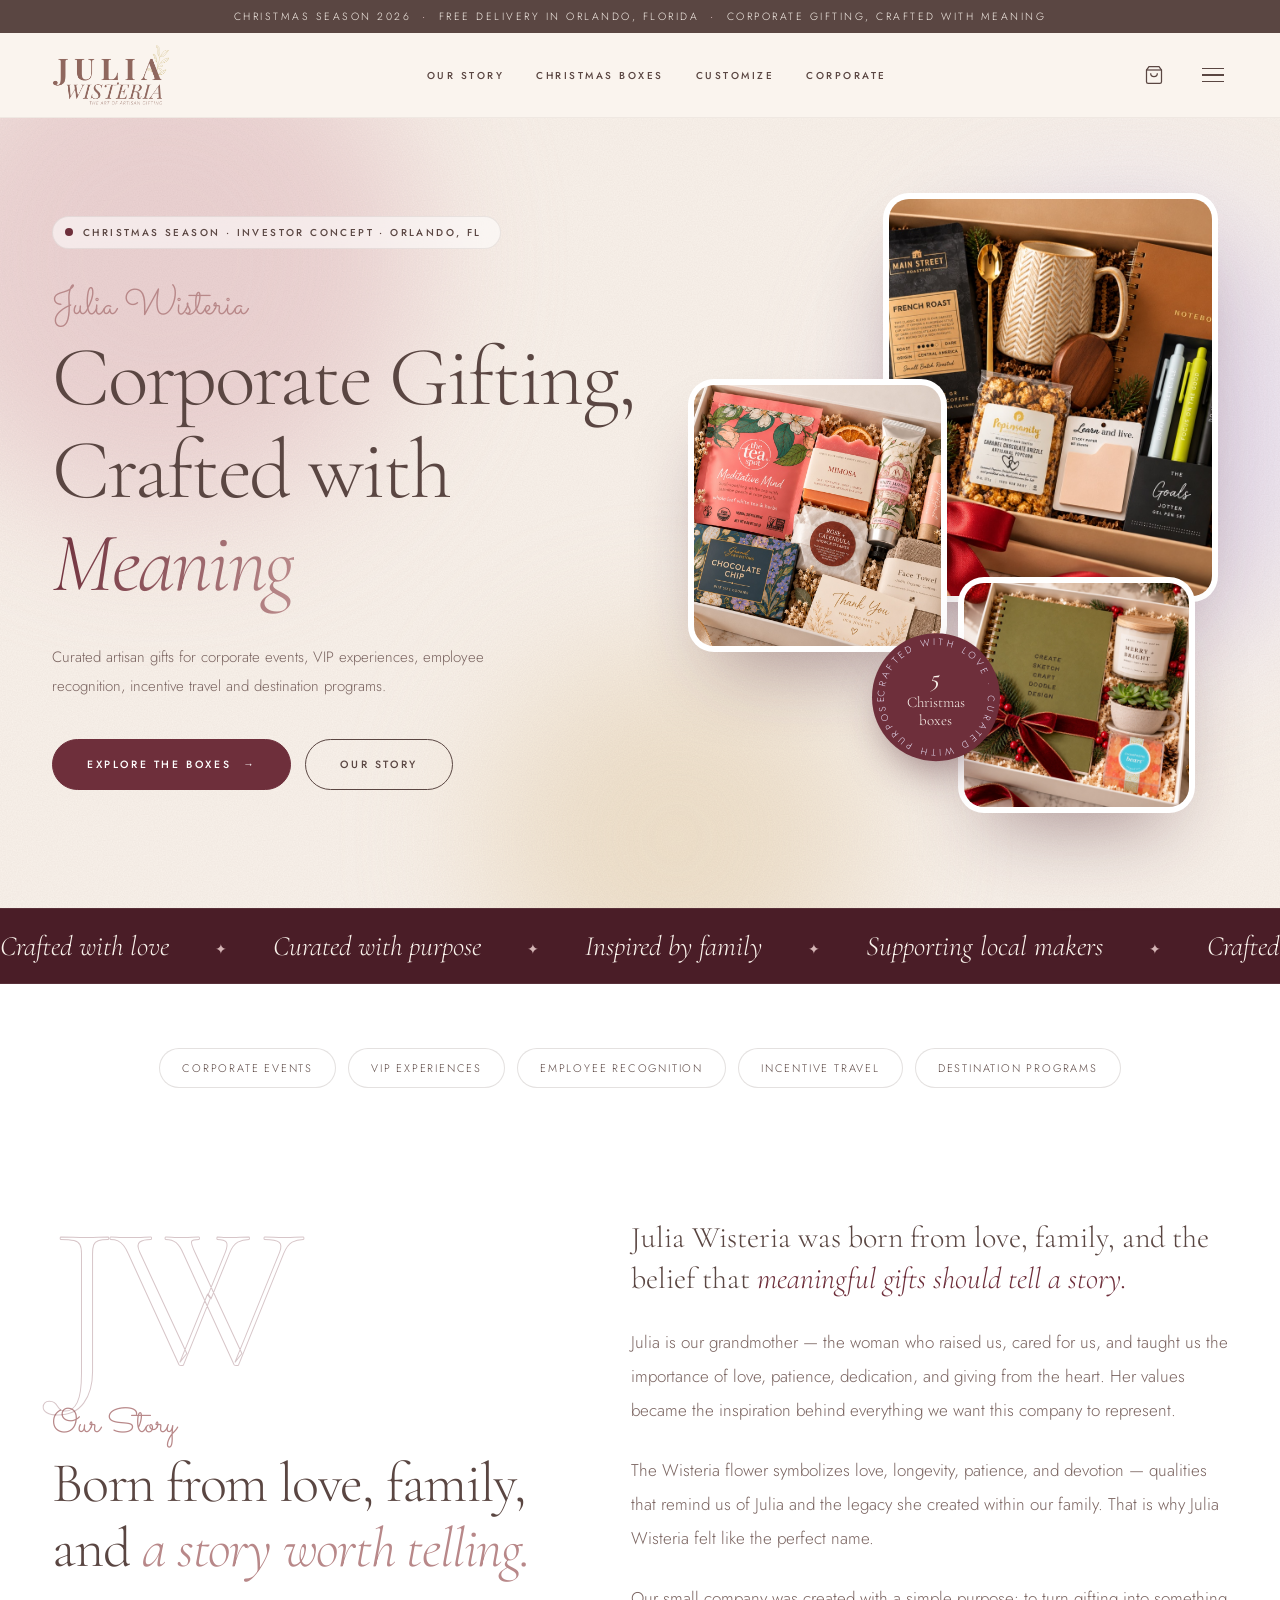
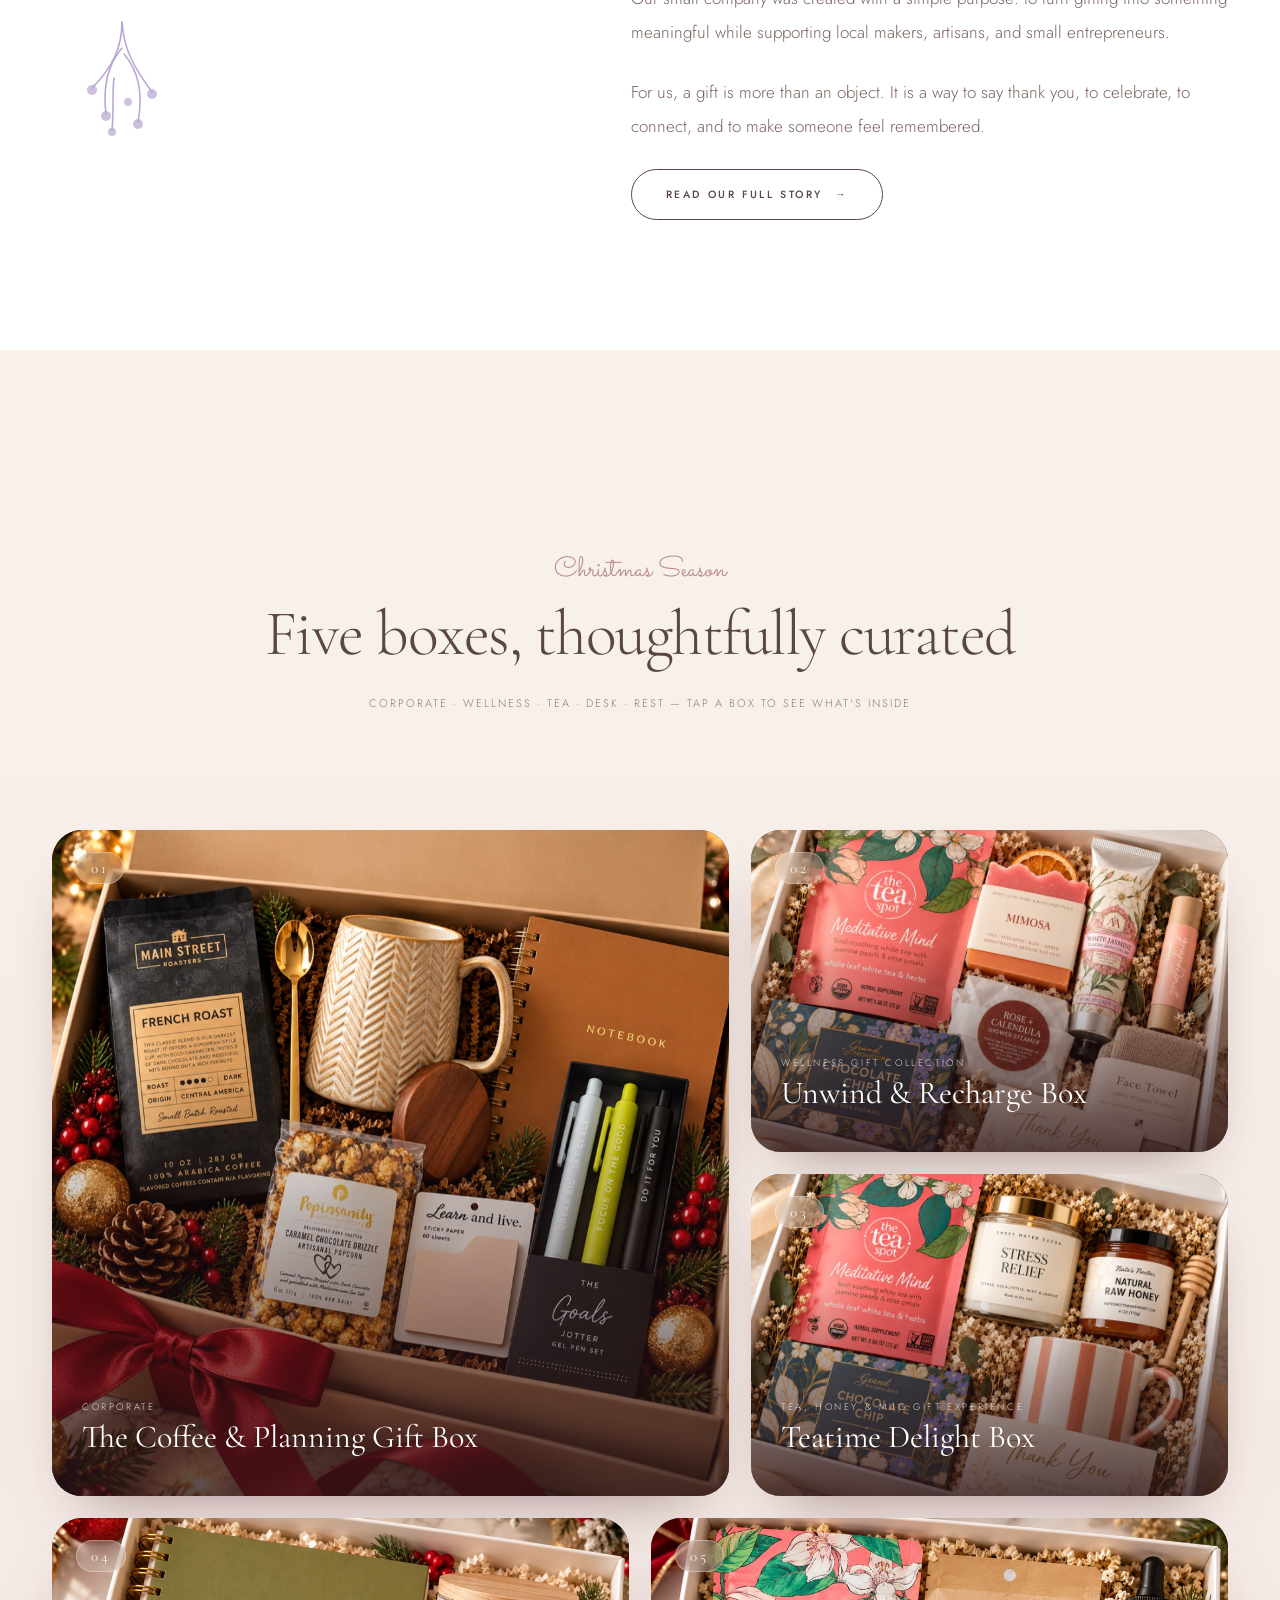
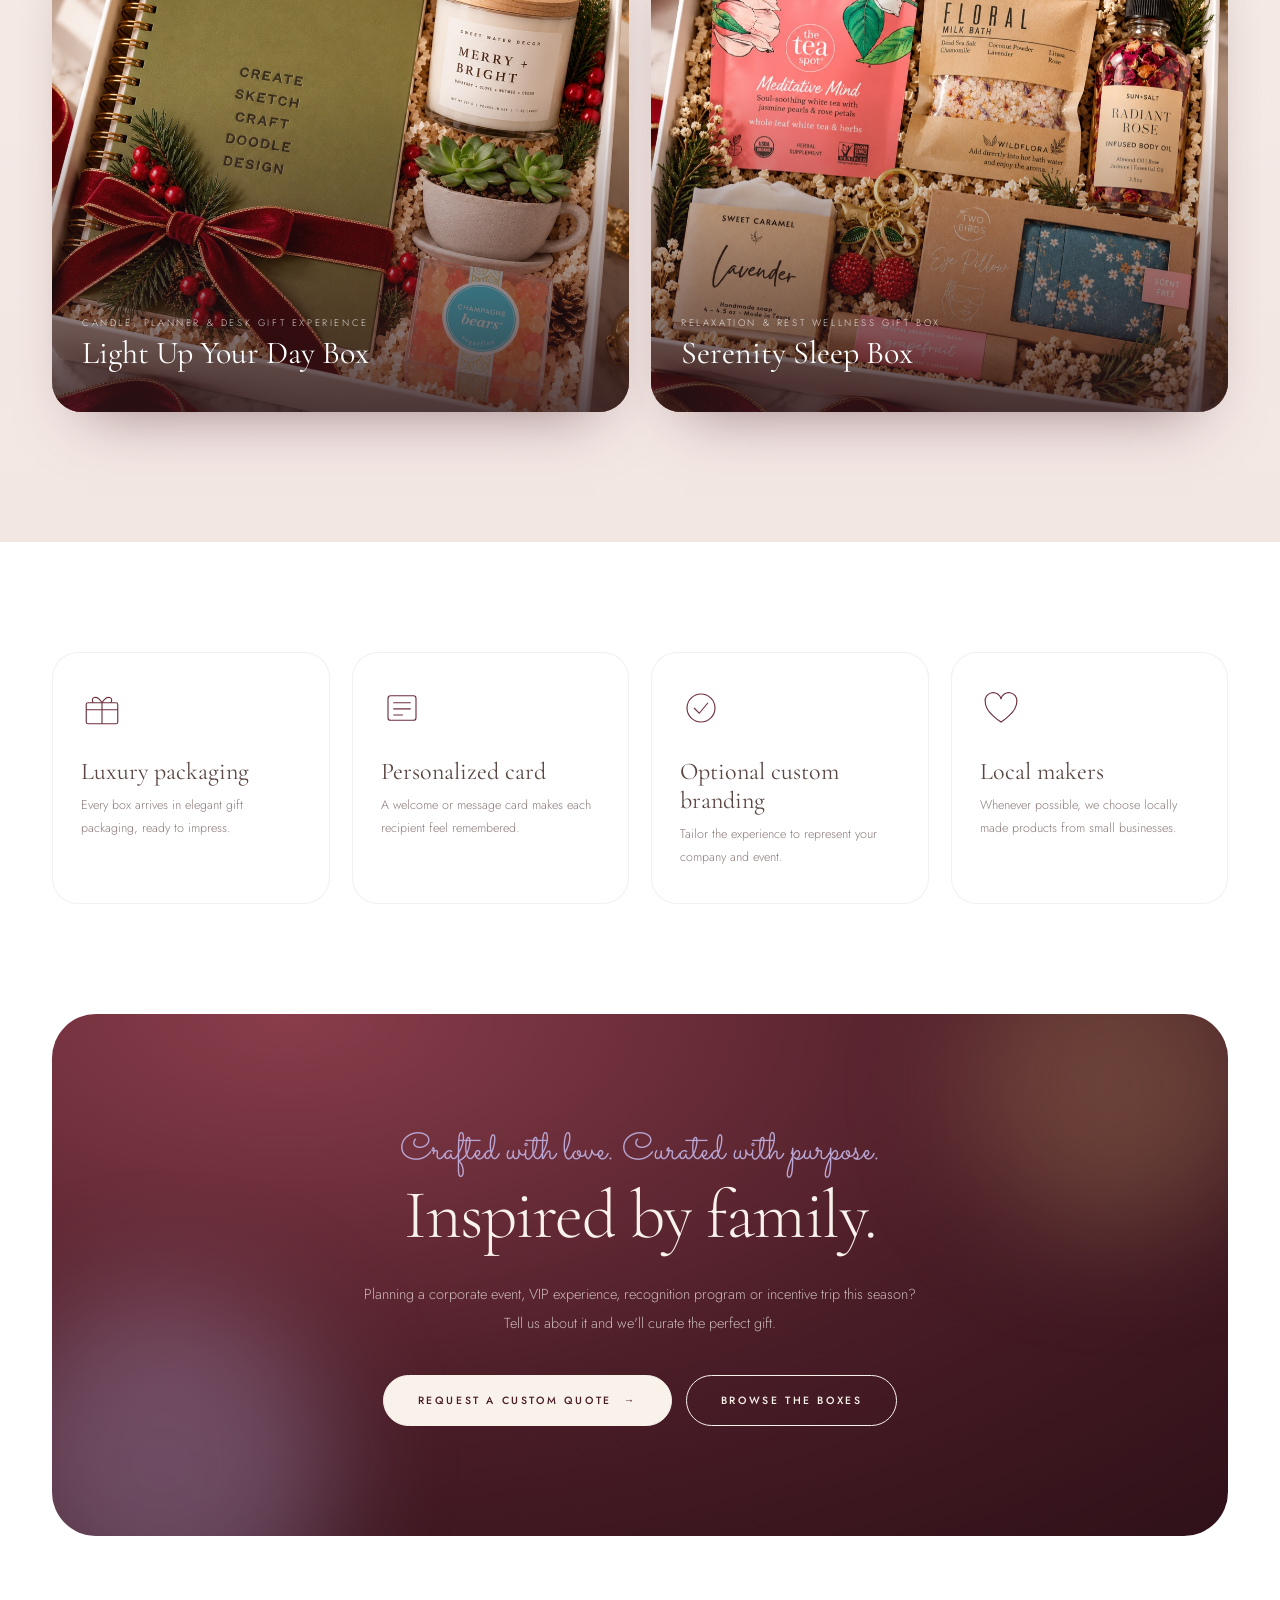
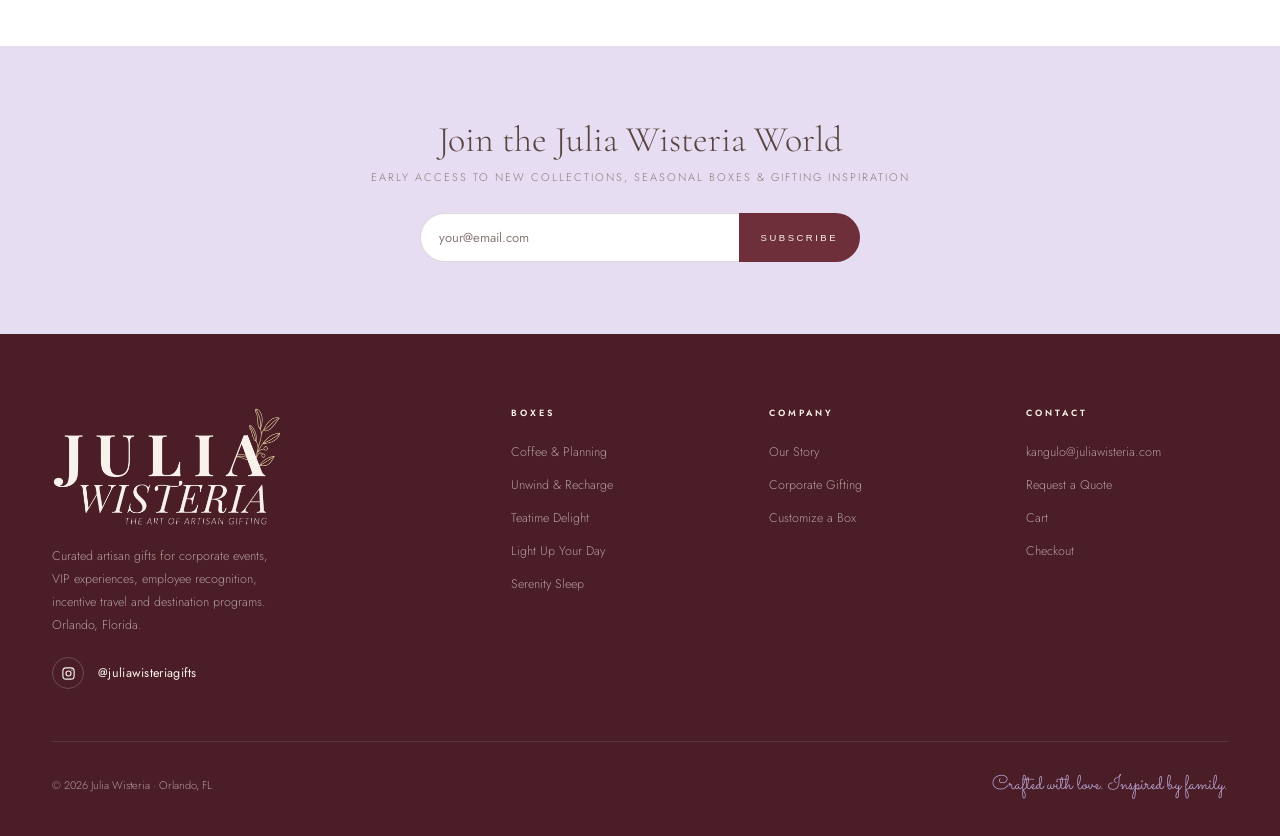
<file: index.html>
<!DOCTYPE html>
<html lang="en">
<head>
<meta charset="UTF-8">
<meta name="viewport" content="width=device-width, initial-scale=1.0">
<title>Julia Wisteria — Corporate Gifting, Crafted with Meaning</title>
<meta http-equiv="refresh" content="0; url=julia-wisteria.html">
<link rel="icon" type="image/png" sizes="32x32" href="assets/brand/favicon-32.png">
<link rel="apple-touch-icon" href="assets/brand/apple-touch-icon.png">
<link rel="canonical" href="julia-wisteria.html">
<style>body{margin:0;background:#F9F2EB;color:#5A4642;font-family:Georgia,serif;display:flex;align-items:center;justify-content:center;min-height:100vh}a{color:#6E2F3B}</style>
</head>
<body>
<p><a href="julia-wisteria.html">Julia Wisteria — enter the site</a></p>
<script>location.replace('julia-wisteria.html')</script>
</body>
</html>
</file>
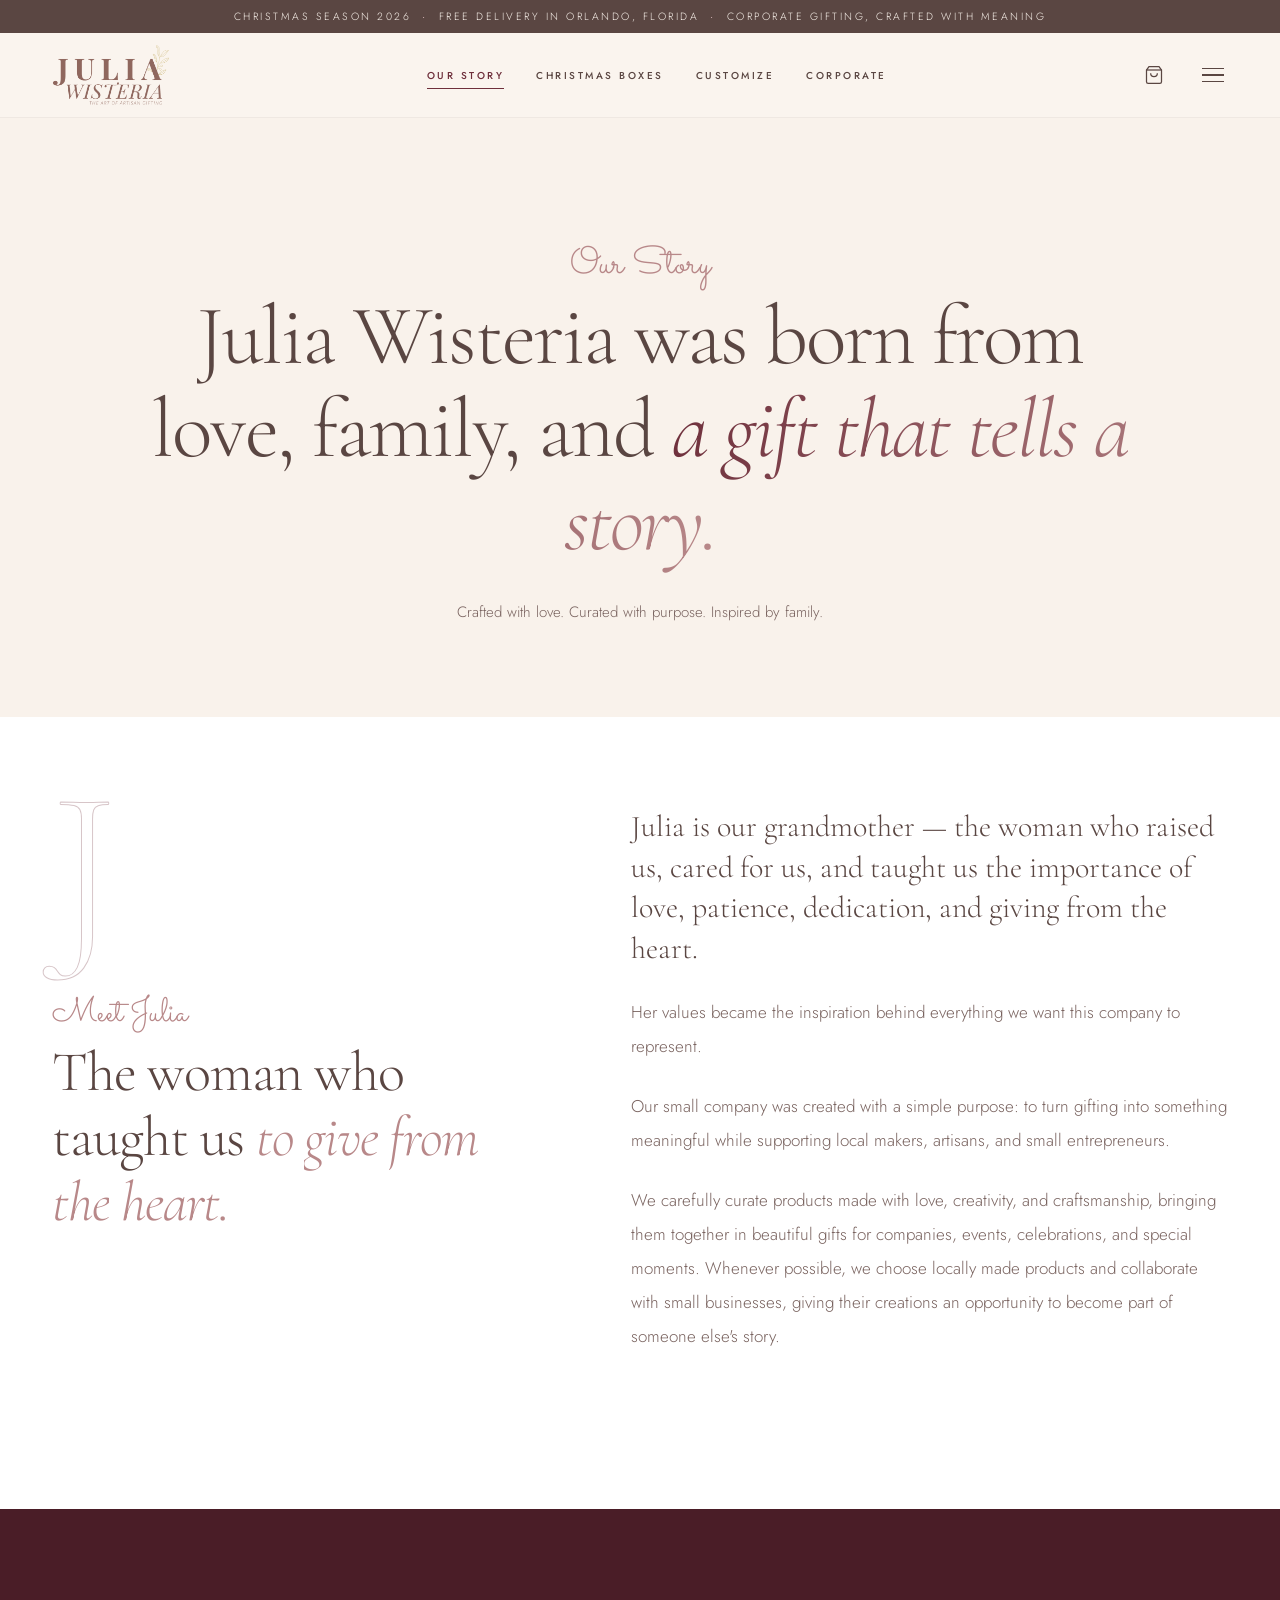
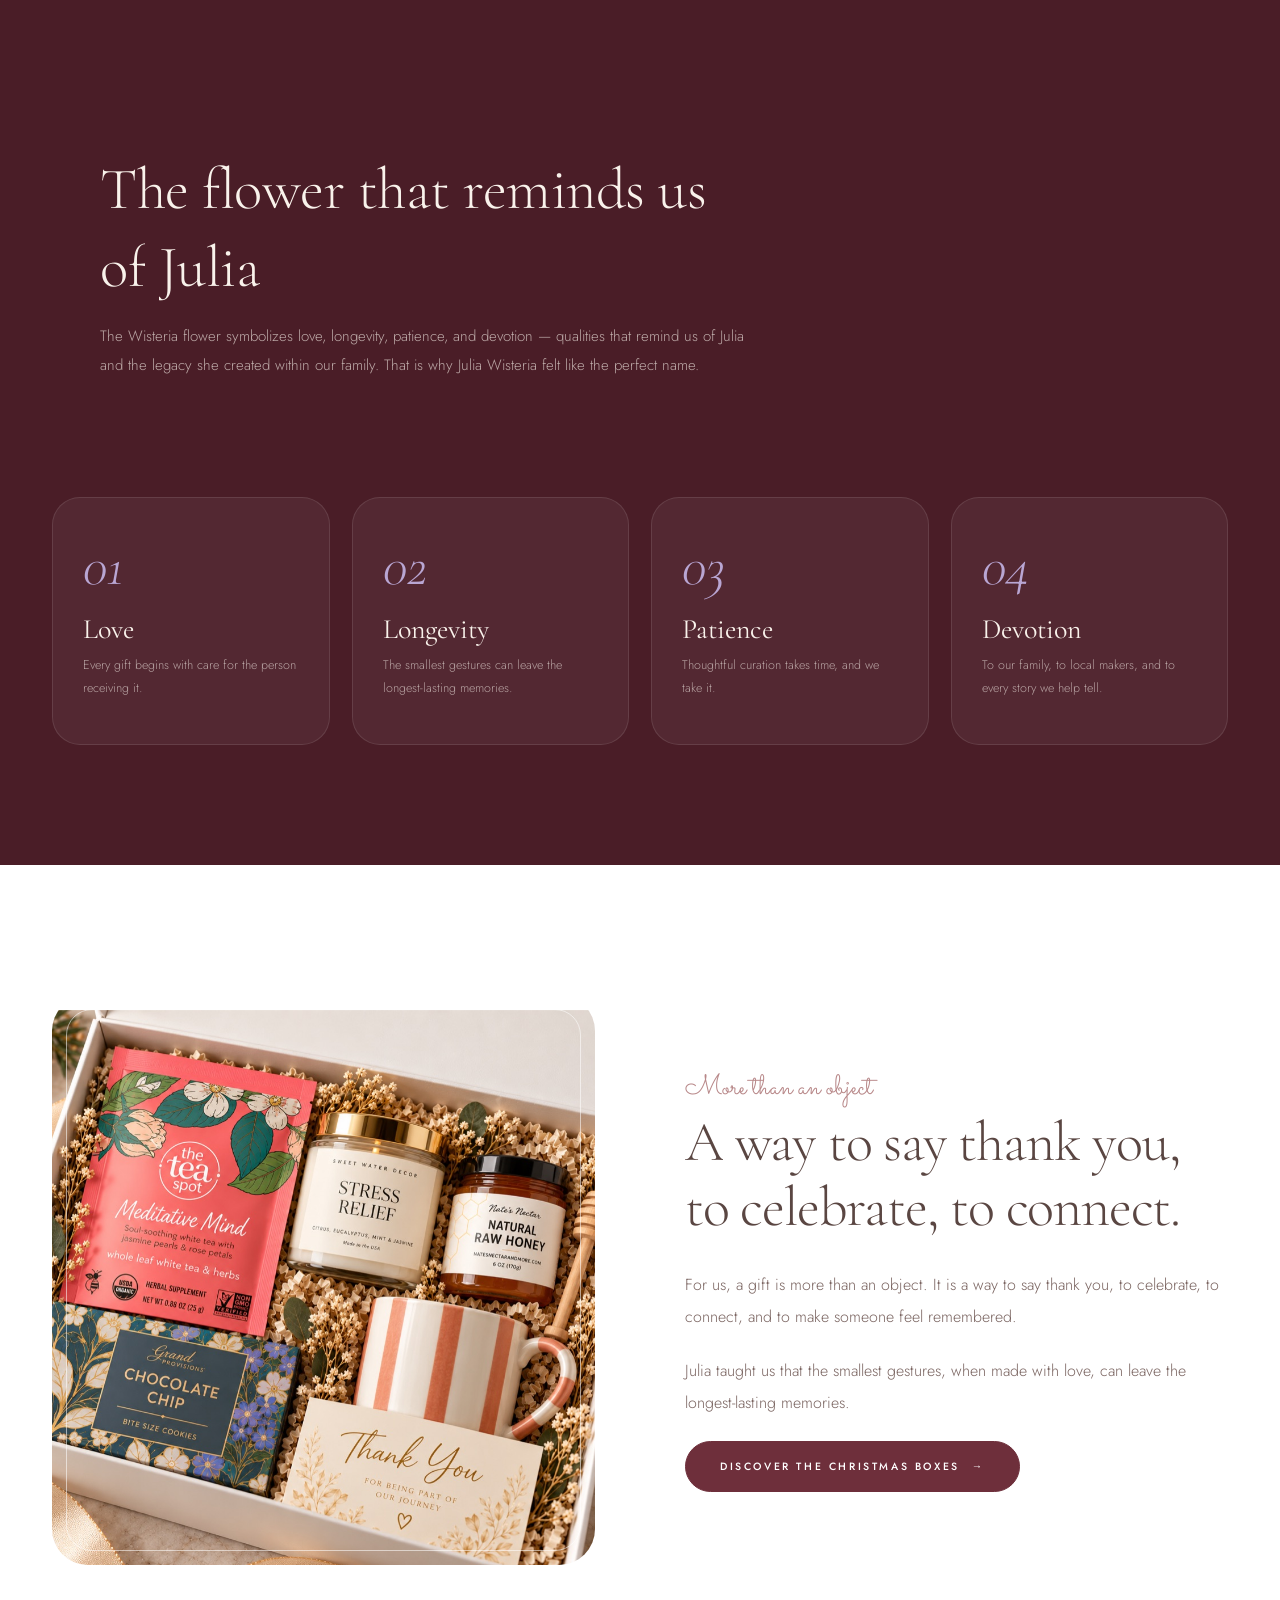
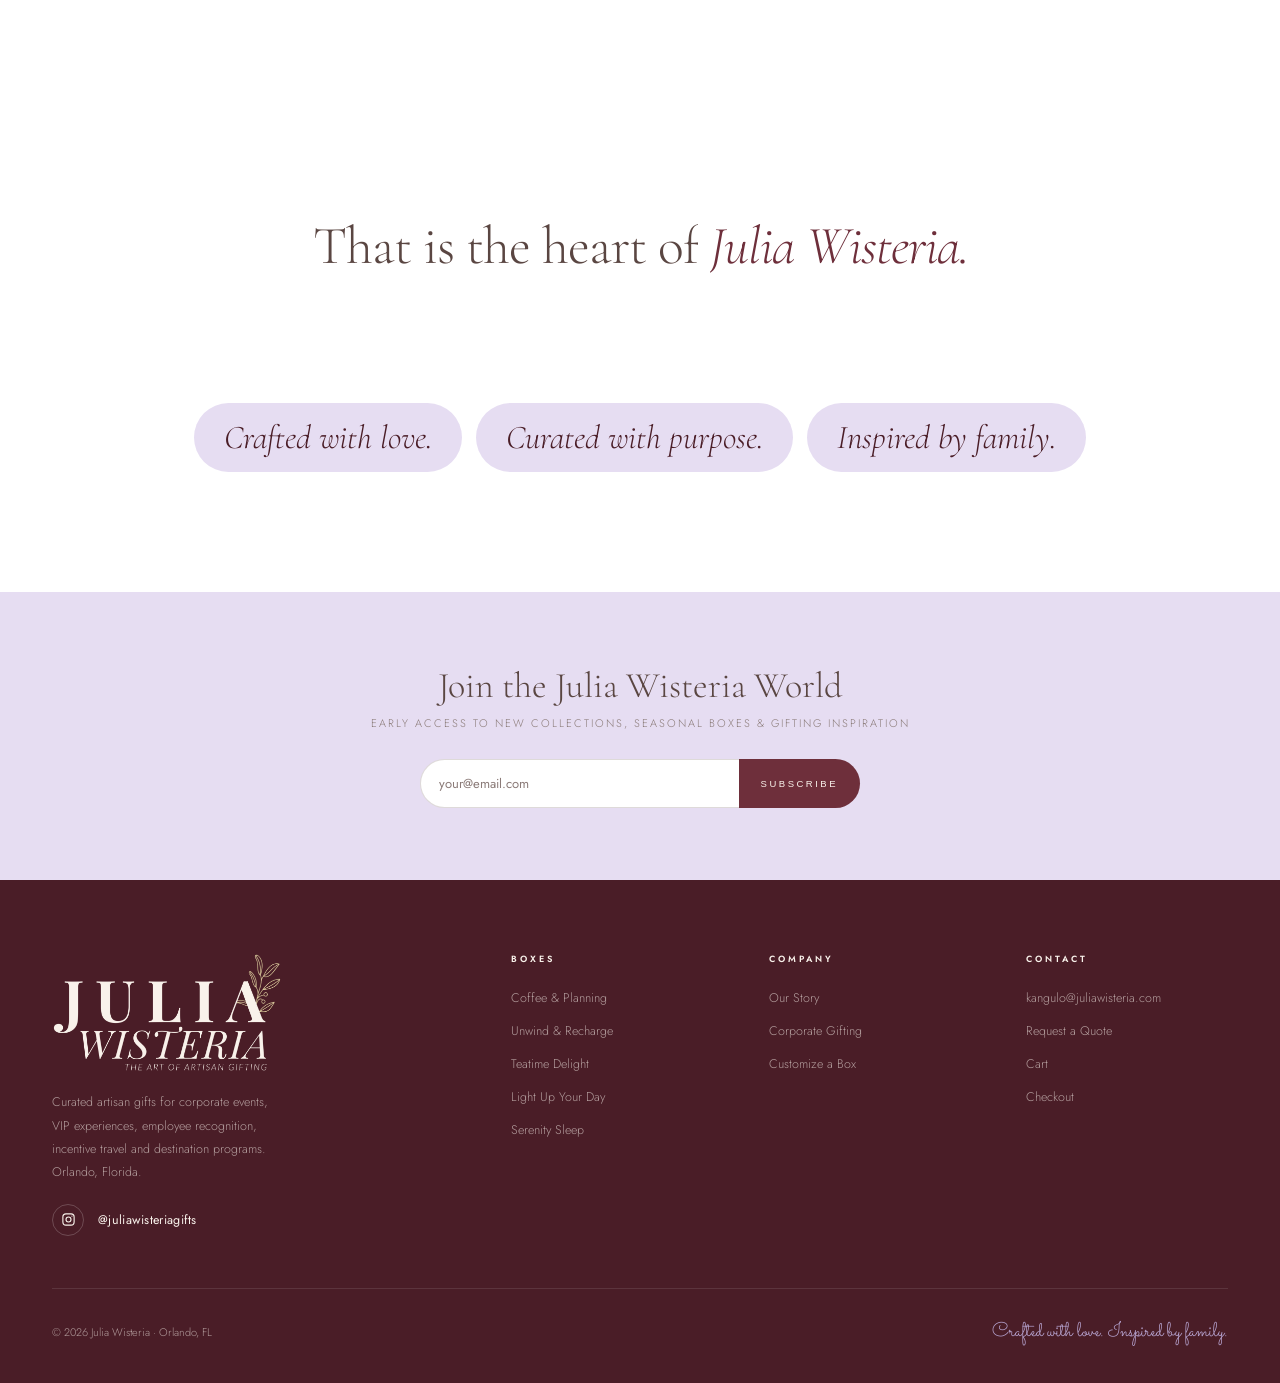
<file: about.html>
<!DOCTYPE html>
<html lang="en">
<head>
<meta charset="UTF-8">
<meta name="viewport" content="width=device-width, initial-scale=1.0">
<title>Our Story — Julia Wisteria</title>
<link href="https://fonts.googleapis.com/css2?family=Cormorant+Garamond:ital,wght@0,300;0,400;0,500;0,600;1,300;1,400&family=Sacramento&family=Jost:wght@300;400;500;600&display=swap" rel="stylesheet">
<style>
:root{
  --cream:#F9F2EB;--cream-d:#F0E6D9;--brown:#5A4642;--brown-l:#7A6460;
  --rose:#B88889;--rose-l:#D4B4B5;--lav:#A89A9E;--sage:#C1C099;
  --white:#fff;--muted:#8B7B78;
}
*,*::before,*::after{margin:0;padding:0;box-sizing:border-box}
html{scroll-behavior:smooth}
body{background:var(--white);color:var(--brown);font-family:'Jost',sans-serif;font-weight:300;overflow-x:hidden}
a{text-decoration:none;color:inherit}

/* ── ANNOUNCEMENT ── */
.ann{background:var(--brown);color:var(--cream);text-align:center;padding:9px;font-size:10.5px;letter-spacing:2.5px;text-transform:uppercase}
.ann b{color:var(--rose-l);font-weight:400}

/* ── HEADER ── */
.hdr-wrap{position:sticky;top:0;z-index:200;background:rgba(249,242,235,.97);backdrop-filter:blur(14px);border-bottom:1px solid rgba(90,70,66,.07)}
.hdr{max-width:1440px;margin:0 auto;padding:0 52px;height:74px;display:flex;align-items:center}
.logo{flex-shrink:0;margin-right:auto}
.logo-n{font-family:'Cormorant Garamond',serif;font-size:17px;font-weight:600;letter-spacing:4.5px;text-transform:uppercase;color:var(--brown);display:block;line-height:1}
.logo-t{font-family:'Sacramento',cursive;font-size:12px;color:var(--rose);display:block;margin-top:2px}
nav{display:flex;align-items:center;gap:32px;margin:0 auto}
nav a{font-size:10px;letter-spacing:2.5px;text-transform:uppercase;font-weight:500;color:var(--brown);transition:color .25s;white-space:nowrap}
nav a:hover{color:var(--rose)}
.icons{display:flex;align-items:center;gap:18px;margin-left:auto;flex-shrink:0}
.icons a,.icons button{background:none;border:none;cursor:pointer;color:var(--brown);display:flex;align-items:center;transition:color .25s}
.icons a:hover,.icons button:hover{color:var(--rose)}
.icons svg{width:20px;height:20px}
.cbadge{background:var(--rose);color:#fff;border-radius:50%;font-size:8px;font-weight:700;width:14px;height:14px;display:flex;align-items:center;justify-content:center;margin-left:-5px;margin-top:-12px}

/* ── HERO ── */
.hero{position:relative;height:90vh;min-height:600px;overflow:hidden;display:flex;align-items:center}
.hero-bg{position:absolute;inset:0;background:linear-gradient(120deg,#EDD9C6 0%,#DEC8B0 35%,#CEAE98 65%,#BAA088 100%)}
.hero-ov{position:absolute;inset:0;background:linear-gradient(90deg,rgba(40,28,26,.58) 0%,rgba(40,28,26,.22) 52%,transparent 78%)}
.hero-scene{position:absolute;right:0;top:0;width:62%;height:100%}
.hero-txt{position:relative;z-index:10;padding:0 80px;max-width:620px}
.h-eye{font-family:'Sacramento',cursive;font-size:34px;color:rgba(249,242,235,.85);display:block;margin-bottom:8px}
.h1{font-family:'Cormorant Garamond',serif;font-size:68px;font-weight:300;line-height:1.06;letter-spacing:-1px;color:#fff;margin-bottom:22px;text-shadow:0 2px 28px rgba(40,28,26,.45)}
.h1 em{font-style:italic;color:rgba(255,255,255,.82)}
.h-sub{font-size:11px;letter-spacing:2px;text-transform:uppercase;color:rgba(249,242,235,.72);line-height:2.1;max-width:380px;margin-bottom:36px}
.btns{display:flex;gap:14px}
.btn-w{background:#fff;color:var(--brown);padding:15px 40px;font-size:10px;letter-spacing:3px;text-transform:uppercase;font-weight:500;display:inline-block;transition:all .25s}
.btn-w:hover{background:var(--rose);color:#fff}
.btn-wg{border:1px solid rgba(255,255,255,.55);color:rgba(255,255,255,.85);padding:15px 38px;font-size:10px;letter-spacing:3px;text-transform:uppercase;font-weight:500;display:inline-block;transition:all .25s}
.btn-wg:hover{border-color:#fff;color:#fff}

/* ── TRUST BAR ── */
.trust{background:var(--brown);padding:12px 0;overflow:hidden}
.tt{display:flex;gap:56px;animation:sl 22s linear infinite;white-space:nowrap}
.ti{font-size:9.5px;letter-spacing:3px;text-transform:uppercase;color:var(--cream);display:flex;align-items:center;gap:12px}
.ti::before{content:'✦';color:var(--rose-l);font-size:7px}
@keyframes sl{from{transform:translateX(0)}to{transform:translateX(-50%)}}

/* ── PILLARS ── */
.pillars{display:grid;grid-template-columns:repeat(3,1fr);border-bottom:1px solid rgba(90,70,66,.08)}
.pill{padding:52px 48px;border-right:1px solid rgba(90,70,66,.08);transition:background .3s;cursor:pointer}
.pill:last-child{border-right:none}
.pill:hover{background:var(--cream)}
.pill-ico{width:38px;height:38px;margin-bottom:16px;color:var(--rose)}
.pill h3{font-family:'Cormorant Garamond',serif;font-size:24px;font-weight:400;margin-bottom:10px}
.pill p{font-size:12.5px;line-height:1.88;color:var(--muted);max-width:280px;margin-bottom:20px}
.pill-lk{font-size:9.5px;letter-spacing:2.5px;text-transform:uppercase;font-weight:600;border-bottom:1px solid var(--brown);padding-bottom:2px;display:inline-block;transition:color .25s,border-color .25s}
.pill-lk:hover{color:var(--rose);border-color:var(--rose)}

/* ── SECTION HEADER ── */
.sh{text-align:center;padding:80px 48px 52px}
.sh-eye{font-family:'Sacramento',cursive;font-size:28px;color:var(--rose);display:block;margin-bottom:4px}
.sh-h2{font-family:'Cormorant Garamond',serif;font-size:44px;font-weight:300;letter-spacing:-.5px;margin-bottom:12px}
.sh-p{font-size:11px;letter-spacing:2px;text-transform:uppercase;color:var(--muted);line-height:2}

/* ── COLLECTIONS TILES (4 col, demisdos style) ── */
.ctiles{display:grid;grid-template-columns:repeat(4,1fr);gap:16px;padding:0 48px 80px;max-width:1440px;margin:0 auto}
.ctile{position:relative;overflow:hidden;cursor:pointer;display:block}
.ctile-img{aspect-ratio:1;overflow:hidden;position:relative}
.ctile-img svg{width:100%;height:100%;display:block;transition:transform .6s ease}
.ctile:hover .ctile-img svg{transform:scale(1.05)}
.ctile-lbl{padding:14px 0 4px}
.ctile-name{font-family:'Cormorant Garamond',serif;font-size:18px;font-weight:400;margin-bottom:4px}
.ctile-sub{font-size:10px;letter-spacing:1.8px;text-transform:uppercase;color:var(--muted)}

/* ── PRODUCT GRID ── */
.pgrid{display:grid;grid-template-columns:repeat(3,1fr);gap:28px;padding:0 48px 16px;max-width:1440px;margin:0 auto}
.pcard{cursor:pointer}
.pimg{position:relative;overflow:hidden;aspect-ratio:3/4}
.pimg svg{width:100%;height:100%;display:block;transition:transform .7s ease}
.pcard:hover .pimg svg{transform:scale(1.04)}
.ptag{position:absolute;top:16px;left:16px;font-size:9px;letter-spacing:2px;text-transform:uppercase;padding:5px 11px;font-weight:500;z-index:2}
.tg-d{background:var(--brown);color:var(--cream)}
.tg-r{background:var(--rose);color:#fff}
.tg-s{background:var(--sage);color:var(--brown)}
.pinfo{padding:16px 2px 0}
.pname{font-family:'Cormorant Garamond',serif;font-size:20px;font-weight:400;margin-bottom:4px}
.psub{font-size:9.5px;letter-spacing:1.8px;text-transform:uppercase;color:var(--muted);margin-bottom:8px}
.pprice{font-family:'Cormorant Garamond',serif;font-size:18px;font-weight:500}
.view-all{text-align:center;padding:48px 0 80px}
.btn-b{background:var(--brown);color:var(--cream);padding:15px 44px;font-size:10px;letter-spacing:3px;text-transform:uppercase;font-weight:500;display:inline-block;transition:background .25s}
.btn-b:hover{background:var(--rose)}

/* ── FEATURED PRODUCT ── */
.feat{display:grid;grid-template-columns:1.15fr 1fr;background:var(--cream)}
.feat-vis{position:relative;overflow:hidden;min-height:580px;display:flex;align-items:center;justify-content:center;padding:60px;background:linear-gradient(145deg,#EAD6C2,#D8C0A8,#C6AA90)}
.feat-content{padding:80px 72px 80px 60px;display:flex;flex-direction:column;justify-content:center}
.feat-badge{display:flex;align-items:center;gap:8px;margin-bottom:20px}
.feat-dot{width:6px;height:6px;background:var(--rose);border-radius:50%}
.feat-badge span{font-size:9.5px;letter-spacing:2.5px;text-transform:uppercase;color:var(--muted);font-weight:500}
.feat-script{font-family:'Sacramento',cursive;font-size:28px;color:var(--rose);display:block;margin-bottom:4px}
.feat-h2{font-family:'Cormorant Garamond',serif;font-size:44px;font-weight:300;line-height:1.12;letter-spacing:-.5px;margin-bottom:18px}
.feat-p{font-size:13.5px;line-height:1.95;color:var(--muted);margin-bottom:22px;max-width:400px}
.feat-inc h4{font-size:9px;letter-spacing:2.5px;text-transform:uppercase;font-weight:600;margin-bottom:12px}
.feat-item{display:flex;align-items:center;gap:10px;margin-bottom:8px}
.fid{width:4px;height:4px;background:var(--rose);border-radius:50%;flex-shrink:0}
.feat-item span{font-size:12.5px;color:var(--muted)}
.feat-price{font-family:'Cormorant Garamond',serif;font-size:30px;font-weight:500;margin:22px 0}
.feat-btns{display:flex;gap:12px}
.btn-br{background:var(--brown);color:var(--cream);padding:15px 36px;font-size:10px;letter-spacing:3px;text-transform:uppercase;font-weight:500;display:inline-block;transition:background .25s}
.btn-br:hover{background:var(--rose)}
.btn-ol{border:1px solid var(--brown);color:var(--brown);padding:15px 36px;font-size:10px;letter-spacing:3px;text-transform:uppercase;font-weight:500;display:inline-block;transition:all .25s}
.btn-ol:hover{background:var(--brown);color:var(--cream)}

/* ── ABOUT ── */
.about{display:grid;grid-template-columns:1fr 1fr}
.about-vis{min-height:500px;background:linear-gradient(145deg,#CABAAE,#B8A49A,#A89086);position:relative;display:flex;align-items:center;justify-content:center;overflow:hidden}
.about-txt{padding:80px;background:var(--cream-d);display:flex;flex-direction:column;justify-content:center}
.ab-eye{font-family:'Sacramento',cursive;font-size:28px;color:var(--rose);display:block;margin-bottom:6px}
.ab-h2{font-family:'Cormorant Garamond',serif;font-size:42px;font-weight:300;line-height:1.12;margin-bottom:18px}
.ab-h2 em{font-style:italic;color:var(--brown-l)}
.ab-p{font-size:13.5px;line-height:1.95;color:var(--muted);max-width:400px;margin-bottom:28px}
.stats{display:flex;gap:44px;margin-bottom:32px}
.sn{font-family:'Cormorant Garamond',serif;font-size:38px;font-weight:300;color:var(--brown);display:block;line-height:1}
.sl{font-size:9.5px;letter-spacing:2px;text-transform:uppercase;color:var(--muted);display:block;margin-top:4px}

/* ── TESTIMONIALS ── */
.testi{background:var(--white);padding:88px 0}
.tgrid{display:grid;grid-template-columns:repeat(3,1fr);gap:1px;background:rgba(90,70,66,.08);margin-top:52px}
.tc{background:var(--white);padding:40px 36px;position:relative}
.tc::before{content:'\201C';font-family:'Cormorant Garamond',serif;font-size:80px;font-weight:300;color:rgba(184,136,137,.13);position:absolute;top:-6px;left:22px;line-height:1;pointer-events:none}
.ts{color:var(--sage);font-size:12px;letter-spacing:3px;margin-bottom:16px}
.tq{font-family:'Cormorant Garamond',serif;font-size:17px;font-weight:300;line-height:1.78;color:var(--brown);font-style:italic;margin-bottom:20px}
.ta{font-size:10px;letter-spacing:2.5px;text-transform:uppercase;color:var(--muted)}

/* ── CORPORATE CTA ── */
.corp{background:var(--brown);padding:96px 48px;text-align:center;position:relative;overflow:hidden}
.corp::before{content:'';position:absolute;inset:0;background:radial-gradient(ellipse at 25% 50%,rgba(184,136,137,.12) 0%,transparent 65%),radial-gradient(ellipse at 75% 50%,rgba(193,192,153,.08) 0%,transparent 65%)}
.corp>*{position:relative;z-index:1}
.c-eye{font-family:'Sacramento',cursive;font-size:30px;color:var(--sage);display:block;margin-bottom:8px}
.c-h2{font-family:'Cormorant Garamond',serif;font-size:48px;font-weight:300;color:var(--cream);letter-spacing:-.5px;margin-bottom:16px}
.c-p{font-size:13px;line-height:1.9;color:rgba(249,242,235,.62);max-width:560px;margin:0 auto 36px}
.c-btns{display:flex;gap:14px;justify-content:center}
.btn-ro{background:var(--rose);color:#fff;padding:15px 40px;font-size:10px;letter-spacing:3px;text-transform:uppercase;font-weight:500;display:inline-block;transition:background .25s}
.btn-ro:hover{background:#9e7373}
.btn-gl{border:1px solid rgba(249,242,235,.4);color:rgba(249,242,235,.8);padding:15px 40px;font-size:10px;letter-spacing:3px;text-transform:uppercase;font-weight:500;display:inline-block;transition:all .25s}
.btn-gl:hover{border-color:var(--cream);color:var(--cream)}

/* ── NEWSLETTER ── */
.nl{background:var(--cream);padding:72px 48px;text-align:center}
.nl-h{font-family:'Cormorant Garamond',serif;font-size:36px;font-weight:300;margin-bottom:8px}
.nl-p{font-size:11px;letter-spacing:2px;text-transform:uppercase;color:var(--muted);margin-bottom:28px}
.nl-form{display:flex;max-width:440px;margin:0 auto}
.nl-i{flex:1;border:1px solid rgba(90,70,66,.2);border-right:none;padding:14px 18px;font-family:'Jost',sans-serif;font-size:13px;color:var(--brown);background:var(--white);outline:none}
.nl-i::placeholder{color:var(--muted)}
.nl-btn{background:var(--brown);color:var(--cream);border:none;padding:14px 22px;font-size:9.5px;letter-spacing:2.5px;text-transform:uppercase;font-weight:500;cursor:pointer;transition:background .25s;white-space:nowrap}
.nl-btn:hover{background:var(--rose)}

/* ── FOOTER ── */
footer{background:var(--cream-d);padding:72px 52px 36px}
.fg{max-width:1440px;margin:0 auto;display:grid;grid-template-columns:2fr 1fr 1fr 1fr;gap:56px;padding-bottom:52px;border-bottom:1px solid rgba(90,70,66,.1)}
.fb-n{font-family:'Cormorant Garamond',serif;font-size:16px;font-weight:600;letter-spacing:4px;text-transform:uppercase;color:var(--brown);display:block;line-height:1}
.fb-t{font-family:'Sacramento',cursive;font-size:14px;color:var(--rose);display:block;margin:3px 0 16px}
.fb-p{font-size:12.5px;line-height:1.85;color:var(--muted);max-width:218px;margin-bottom:20px}
.fsoc{display:flex;gap:10px}
.fsoc a{width:32px;height:32px;border:1px solid rgba(90,70,66,.18);display:flex;align-items:center;justify-content:center;font-size:10px;font-weight:700;color:var(--brown);transition:all .25s}
.fsoc a:hover{background:var(--brown);color:var(--cream)}
.fc h4{font-size:9px;letter-spacing:3px;text-transform:uppercase;font-weight:600;color:var(--brown);margin-bottom:20px}
.fc ul{list-style:none}
.fc li{margin-bottom:10px}
.fc a{font-size:12.5px;color:var(--muted);transition:color .25s}
.fc a:hover{color:var(--brown)}
.fbot{max-width:1440px;margin:0 auto;padding-top:28px;display:flex;justify-content:space-between;align-items:center}
.fcp{font-size:11px;color:var(--muted)}
.flo{font-family:'Sacramento',cursive;font-size:20px;color:var(--rose)}

/* ── PAYMENT ICONS ── */
.pay{display:flex;gap:8px;margin-top:16px}
.pay span{border:1px solid rgba(90,70,66,.15);border-radius:3px;padding:4px 8px;font-size:9px;letter-spacing:1px;color:var(--muted);font-weight:500}

/* ── HAMBURGER BUTTON ── */
.ham{display:none;flex-direction:column;gap:5px;background:none;border:none;cursor:pointer;padding:4px;margin-left:16px}
.ham span{display:block;width:22px;height:1.5px;background:var(--brown);transition:all .3s}
.ham.open span:nth-child(1){transform:translateY(6.5px) rotate(45deg)}
.ham.open span:nth-child(2){opacity:0}
.ham.open span:nth-child(3){transform:translateY(-6.5px) rotate(-45deg)}

/* Mobile nav overlay */
.mob-nav{display:none;position:fixed;inset:0;z-index:190;background:rgba(249,242,235,.98);backdrop-filter:blur(16px);flex-direction:column;align-items:center;justify-content:center;gap:36px}
.mob-nav.open{display:flex}
.mob-nav a{font-family:'Cormorant Garamond',serif;font-size:32px;font-weight:300;color:var(--brown);letter-spacing:1px;transition:color .25s}
.mob-nav a:hover{color:var(--rose)}
.mob-nav-close{position:absolute;top:24px;right:24px;background:none;border:none;cursor:pointer;font-size:28px;color:var(--brown);line-height:1}

/* ════════════════════════════════════════
   RESPONSIVE — TABLET (≤1024px)
════════════════════════════════════════ */
@media(max-width:1024px){
  /* Header */
  .hdr{padding:0 32px}
  nav{display:none}
  .ham{display:flex}
  .icons a:first-child,.icons a:nth-child(2){display:none}

  /* Hero */
  .hero{height:72vh;min-height:520px}
  .hero-txt{padding:0 48px;max-width:520px}
  .h1{font-size:54px}
  .hero-scene{width:52%}

  /* Pillars */
  .pillars{grid-template-columns:1fr}
  .pill{border-right:none;border-bottom:1px solid rgba(90,70,66,.08);padding:40px 36px}
  .pill:last-child{border-bottom:none}

  /* Collections */
  .ctiles{grid-template-columns:repeat(2,1fr);padding:0 32px 60px}

  /* Products */
  .pgrid{grid-template-columns:repeat(2,1fr);gap:20px;padding:0 32px 16px}

  /* Featured */
  .feat{grid-template-columns:1fr}
  .feat-vis{min-height:400px}
  .feat-content{padding:52px 48px}

  /* About */
  .about{grid-template-columns:1fr}
  .about-vis{min-height:320px}
  .about-txt{padding:56px 48px}

  /* Testimonials */
  .tgrid{grid-template-columns:1fr}

  /* Corporate */
  .corp{padding:72px 36px}
  .c-h2{font-size:38px}

  /* Section headers */
  .sh{padding:60px 32px 40px}
  .sh-h2{font-size:36px}

  /* Footer */
  footer{padding:56px 36px 32px}
  .fg{grid-template-columns:1fr 1fr;gap:40px}
}

/* ════════════════════════════════════════
   RESPONSIVE — MOBILE (≤768px)
════════════════════════════════════════ */
@media(max-width:768px){
  /* Announcement */
  .ann{font-size:9px;letter-spacing:1.5px;padding:8px 16px}

  /* Header */
  .hdr{padding:0 20px;height:64px}
  .logo-n{font-size:14px;letter-spacing:3px}
  .logo-t{font-size:11px}

  /* Hero */
  .hero{height:auto;min-height:0;padding:100px 0 60px}
  .hero-bg{background:linear-gradient(160deg,#DEC8B0 0%,#CEAE98 50%,#BAA088 100%)}
  .hero-ov{background:linear-gradient(180deg,rgba(40,28,26,.5) 0%,rgba(40,28,26,.35) 100%)}
  .hero-scene{display:none}
  .hero-txt{padding:0 24px;max-width:100%}
  .h-eye{font-size:26px}
  .h1{font-size:42px;letter-spacing:-.5px}
  .h-sub{font-size:10px;max-width:100%;margin-bottom:28px}
  .btns{flex-direction:column;gap:10px;max-width:260px}
  .btn-w,.btn-wg{padding:14px 24px;text-align:center;font-size:9.5px}

  /* Trust bar */
  .trust{padding:10px 0}
  .ti{font-size:8.5px;letter-spacing:2px}

  /* Pillars */
  .pill{padding:32px 24px}
  .pill h3{font-size:22px}

  /* Section headers */
  .sh{padding:52px 20px 36px}
  .sh-eye{font-size:24px}
  .sh-h2{font-size:30px}
  .sh-p{font-size:10px;letter-spacing:1.5px}

  /* Collections tiles */
  .ctiles{grid-template-columns:repeat(2,1fr);gap:10px;padding:0 20px 52px}
  .ctile-name{font-size:15px}

  /* Product grid */
  .pgrid{grid-template-columns:repeat(2,1fr);gap:14px;padding:0 20px 16px}
  .pname{font-size:16px}
  .pprice{font-size:15px}
  .view-all{padding:36px 0 52px}

  /* Featured */
  .feat{grid-template-columns:1fr}
  .feat-vis{min-height:280px}
  .feat-content{padding:40px 24px}
  .feat-h2{font-size:34px}
  .feat-p{font-size:13px}
  .feat-price{font-size:26px}
  .feat-btns{flex-direction:column;gap:10px}
  .btn-br,.btn-ol{padding:14px 24px;text-align:center}

  /* About */
  .about{grid-template-columns:1fr}
  .about-vis{min-height:200px}
  .about-txt{padding:40px 24px}
  .ab-h2{font-size:32px}
  .ab-p{font-size:13px}
  .stats{gap:28px}
  .sn{font-size:30px}

  /* Testimonials */
  .testi{padding:52px 0}
  .tgrid{grid-template-columns:1fr}
  .tc{padding:32px 24px}

  /* Corporate CTA */
  .corp{padding:56px 24px}
  .c-eye{font-size:24px}
  .c-h2{font-size:30px}
  .c-p{font-size:12.5px}
  .c-btns{flex-direction:column;align-items:center;gap:10px}
  .btn-ro,.btn-gl{padding:14px 32px;text-align:center;width:100%;max-width:280px}

  /* Newsletter */
  .nl{padding:52px 24px}
  .nl-h{font-size:28px}
  .nl-form{flex-direction:column;max-width:320px}
  .nl-i{border-right:1px solid rgba(90,70,66,.2);border-bottom:none}
  .nl-btn{padding:14px;font-size:9px}

  /* Footer */
  footer{padding:48px 20px 28px}
  .fg{grid-template-columns:1fr 1fr;gap:32px;padding-bottom:40px}
  .fb-n{font-size:14px}
  .fbot{flex-direction:column;gap:12px;text-align:center}
}

/* ════════════════════════════════════════
   RESPONSIVE — SMALL MOBILE (≤480px)
════════════════════════════════════════ */
@media(max-width:480px){
  .h1{font-size:36px}
  .ctiles{grid-template-columns:1fr}
  .pgrid{grid-template-columns:1fr;max-width:340px;margin:0 auto}
  .sh-h2{font-size:26px}
  .fg{grid-template-columns:1fr}
  .stats{flex-wrap:wrap;gap:20px}
}
</style>
<link rel="stylesheet" href="assets/motion.css?v=aedae496">
<link rel="icon" type="image/png" sizes="32x32" href="assets/brand/favicon-32.png">
<link rel="icon" type="image/png" sizes="192x192" href="assets/brand/favicon-192.png">
<link rel="apple-touch-icon" href="assets/brand/apple-touch-icon.png">
<meta name="theme-color" content="#F9F2EB">
<style id="critical">.mdl,.drw,.paysh,.jwt{position:fixed}.mdl:not(.open){visibility:hidden;pointer-events:none}.mdl img,.jwt img{max-width:100%}</style>
</head>
<body>
<div class="progress"></div><div class="glow"></div><div class="fall" aria-hidden="true"></div>
<div class="ann">Christmas Season 2026 &nbsp;<b>·</b>&nbsp; Free delivery in Orlando, Florida &nbsp;<b>·</b>&nbsp; Corporate gifting, crafted with meaning</div>
<div class="hdr-wrap"><div class="hdr">
  <div class="logo"><a href="julia-wisteria.html" aria-label="Julia Wisteria — Home"><img class="logo-img" src="assets/brand/logo-julia-wisteria.png" alt="Julia Wisteria — The Art of Artisan Gifting" width="900" height="472"></a></div>
  <nav><a href="about.html" class="active">Our Story</a><a href="shop.html">Christmas Boxes</a><a href="build.html">Customize</a><a href="corporate.html">Corporate</a></nav>
  <div class="icons">
    <a href="cart.html" id="cartlink" aria-label="Cart" style="display:flex;align-items:flex-start">
      <svg viewBox="0 0 24 24" fill="none" stroke="currentColor" stroke-width="1.5"><path d="M6 2L3 6v14a2 2 0 002 2h14a2 2 0 002-2V6l-3-4z"/><line x1="3" y1="6" x2="21" y2="6"/><path d="M16 10a4 4 0 01-8 0"/></svg>
      <span class="cbadge" id="qbadge" style="display:none">0</span>
    </a>
    <button class="ham" id="ham" aria-label="Menu"><span></span><span></span><span></span></button>
  </div>
</div></div>
<div class="mob-nav" id="mob-nav"><button class="mob-nav-close" id="mob-close">✕</button><a href="julia-wisteria.html" onclick="closeMobNav()">Home</a><a href="about.html" onclick="closeMobNav()">Our Story</a><a href="shop.html" onclick="closeMobNav()">Christmas Boxes</a><a href="build.html" onclick="closeMobNav()">Customize</a><a href="corporate.html" onclick="closeMobNav()">Corporate</a><a href="cart.html" onclick="closeMobNav()">Cart</a></div>
<!-- HERO -->
<section class="ab2-hero">
  <div class="x-hero-bg"><div class="blob b1"></div><div class="blob b2"></div><div class="grain"></div></div>
  <span class="x-script rv">Our Story</span>
  <h1 class="x-h1 split">Julia Wisteria was born from love, family, and <em>a gift that tells a story.</em></h1>
  <p class="x-lead rv" style="--d:.4s">Crafted with love. Curated with purpose. Inspired by family.</p>
</section>

<section class="story" style="padding-top:90px">
  <div class="story-l">
    <span class="story-num rv" data-par=".05">J</span>
    <span class="sh-eye rv">Meet Julia</span>
    <h2 class="story-h2 split">The woman who taught us <em>to give from the heart.</em></h2>
  </div>
  <div class="story-r">
    <p class="big rv">Julia is our grandmother — the woman who raised us, cared for us, and taught us the importance of love, patience, dedication, and giving from the heart.</p>
    <p class="rv">Her values became the inspiration behind everything we want this company to represent.</p>
    <p class="rv">Our small company was created with a simple purpose: to turn gifting into something meaningful while supporting local makers, artisans, and small entrepreneurs.</p>
    <p class="rv">We carefully curate products made with love, creativity, and craftsmanship, bringing them together in beautiful gifts for companies, events, celebrations, and special moments. Whenever possible, we choose locally made products and collaborate with small businesses, giving their creations an opportunity to become part of someone else's story.</p>
  </div>
</section>

<section class="symb">
  <div class="symb-in">
    <div class="sh" style="text-align:left;max-width:760px">
      <span class="sh-eye rv" style="text-align:left">Why Wisteria</span>
      <h2 class="sh-h2 split" style="text-align:left">The flower that reminds us of Julia</h2>
      <p class="sh-p rv" style="text-transform:none;letter-spacing:0;font-size:15px;line-height:1.95;color:rgba(249,242,235,.65)">The Wisteria flower symbolizes love, longevity, patience, and devotion — qualities that remind us of Julia and the legacy she created within our family. That is why Julia Wisteria felt like the perfect name.</p>
    </div>
    <div class="symb-grid">
      <div class="sy rv"><b>01</b><h3>Love</h3><p>Every gift begins with care for the person receiving it.</p></div>
      <div class="sy rv" style="--d:.08s"><b>02</b><h3>Longevity</h3><p>The smallest gestures can leave the longest-lasting memories.</p></div>
      <div class="sy rv" style="--d:.16s"><b>03</b><h3>Patience</h3><p>Thoughtful curation takes time, and we take it.</p></div>
      <div class="sy rv" style="--d:.24s"><b>04</b><h3>Devotion</h3><p>To our family, to local makers, and to every story we help tell.</p></div>
    </div>
  </div>
</section>

<section class="purpose">
  <div class="purpose-img rv rv-l"><img data-par=".05" src="images/christmas/teatime-delight.jpg" alt="Teatime Delight gift box" loading="lazy"></div>
  <div>
    <span class="sh-eye rv" style="text-align:left">More than an object</span>
    <h2 class="story-h2 split" style="margin-bottom:26px">A way to say thank you, to celebrate, to connect.</h2>
    <p class="rv">For us, a gift is more than an object. It is a way to say thank you, to celebrate, to connect, and to make someone feel remembered.</p>
    <p class="rv">Julia taught us that the smallest gestures, when made with love, can leave the longest-lasting memories.</p>
    <a href="julia-wisteria.html#boxes" class="btn-x solid rv">Discover the Christmas boxes <span class="ar">→</span></a>
  </div>
</section>

<div class="ab2-quote"><p class="split">That is the heart of <em>Julia Wisteria.</em></p></div>
<div class="motto"><span class="rv">Crafted with love.</span><span class="rv" style="--d:.1s">Curated with purpose.</span><span class="rv" style="--d:.2s">Inspired by family.</span></div>


<div class="nl">
  <h3 class="nl-h">Join the Julia Wisteria World</h3>
  <p class="nl-p">Early access to new collections, seasonal boxes &amp; gifting inspiration</p>
  <div class="nl-form"><input class="nl-i" type="email" placeholder="your@email.com" aria-label="Email"><button class="nl-btn">Subscribe</button></div>
</div>
<footer>
  <div class="fg">
    <div>
      <img class="fb-logo" src="assets/brand/logo-julia-wisteria-light.png" alt="Julia Wisteria — The Art of Artisan Gifting" width="900" height="472" loading="lazy">
      <p class="fb-p">Curated artisan gifts for corporate events, VIP experiences, employee recognition, incentive travel and destination programs. Orlando, Florida.</p>
      <div class="fsoc"><a href="https://www.instagram.com/juliawisteriagifts/" target="_blank" rel="noopener" aria-label="Instagram @juliawisteriagifts"><svg viewBox="0 0 24 24" width="15" height="15" fill="none" stroke="currentColor" stroke-width="1.8"><rect x="3" y="3" width="18" height="18" rx="5"/><circle cx="12" cy="12" r="4"/><circle cx="17.5" cy="6.5" r="1" fill="currentColor" stroke="none"/></svg></a><a class="fsoc-t" href="https://www.instagram.com/juliawisteriagifts/" target="_blank" rel="noopener">@juliawisteriagifts</a></div>
    </div>
    <div class="fc"><h4>Boxes</h4><ul><li><a href="product.html?box=0">Coffee &amp; Planning</a></li><li><a href="product.html?box=1">Unwind &amp; Recharge</a></li><li><a href="product.html?box=2">Teatime Delight</a></li><li><a href="product.html?box=3">Light Up Your Day</a></li><li><a href="product.html?box=4">Serenity Sleep</a></li></ul></div>
    <div class="fc"><h4>Company</h4><ul><li><a href="about.html">Our Story</a></li><li><a href="corporate.html">Corporate Gifting</a></li><li><a href="build.html">Customize a Box</a></li></ul></div>
    <div class="fc"><h4>Contact</h4><ul><li><a href="mailto:kangulo@juliawisteria.com">kangulo@juliawisteria.com</a></li><li><a href="corporate.html#quote">Request a Quote</a></li><li><a href="cart.html">Cart</a></li><li><a href="checkout.html">Checkout</a></li></ul></div>
  </div>
  <div class="fbot"><span class="fcp">© 2026 Julia Wisteria · Orlando, FL</span><span class="flo">Crafted with love. Inspired by family.</span></div>
</footer>
<script src="assets/site.js?v=ca823141"></script>
<script src="assets/motion.js?v=cc7d9c39"></script>
<script src="assets/toast.js?v=c2eeba62"></script>
<script>
(function(){
  var list=BOXES.map(function(b,n){return {kicker:'Featured this season',title:b.t,sub:JW.money(b.price)+' · '+b.s,img:'images/christmas/'+b.i+'.jpg',href:'product.html?box='+n}});
  list.push({icon:'🚚',kicker:'Good to know',title:'Free delivery in Orlando, Florida',sub:'On every Christmas box',href:'shop.html'});
  list.push({icon:'✉️',kicker:'Corporate gifting',title:'Personalized cards & custom branding',sub:'Request a quote for your team',href:'corporate.html#quote'});
  var d=JWToast.daysToChristmas();
  if(d>0)list.push({icon:'🎄',kicker:'Christmas Season',title:d+(d===1?' day':' days')+' until Christmas',sub:'Order early so your gifts arrive on time',href:'shop.html'});
  JWToast.start(list);
})();
</script>
</body>
</html>
</file>
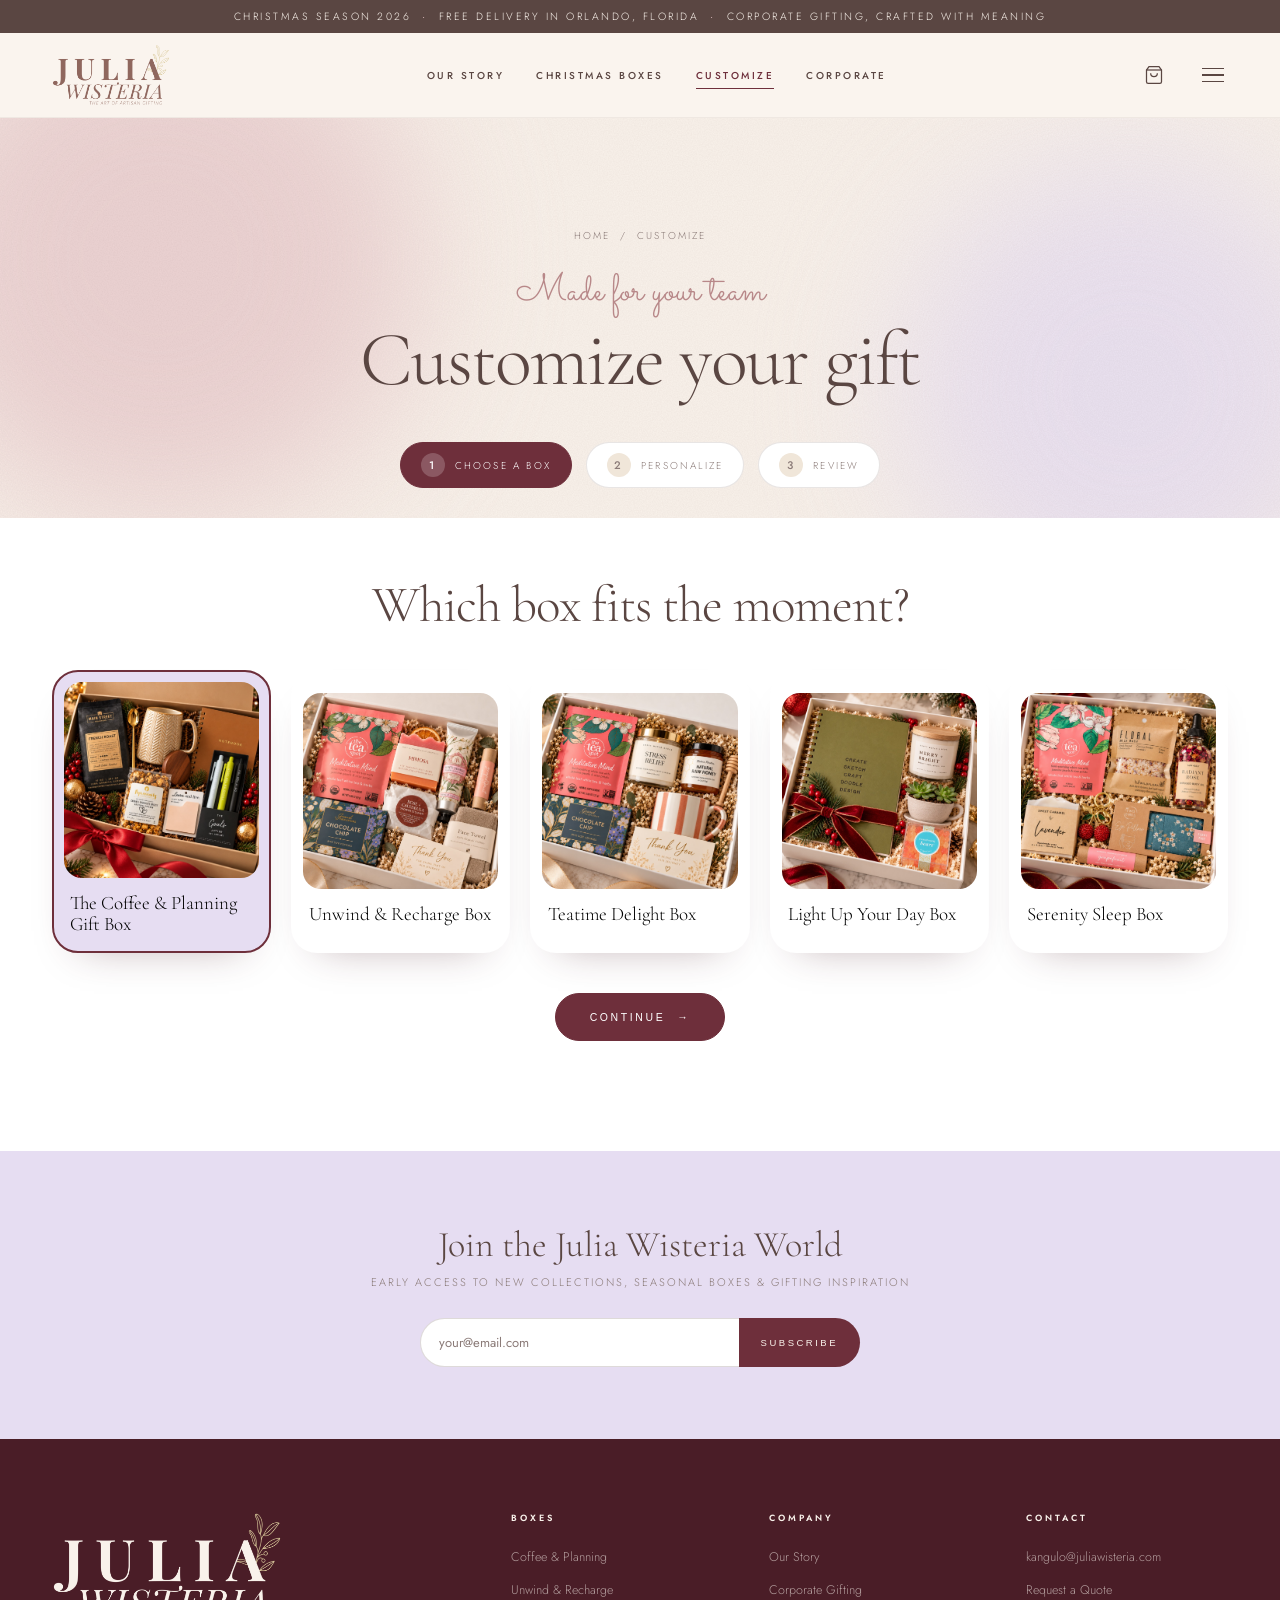
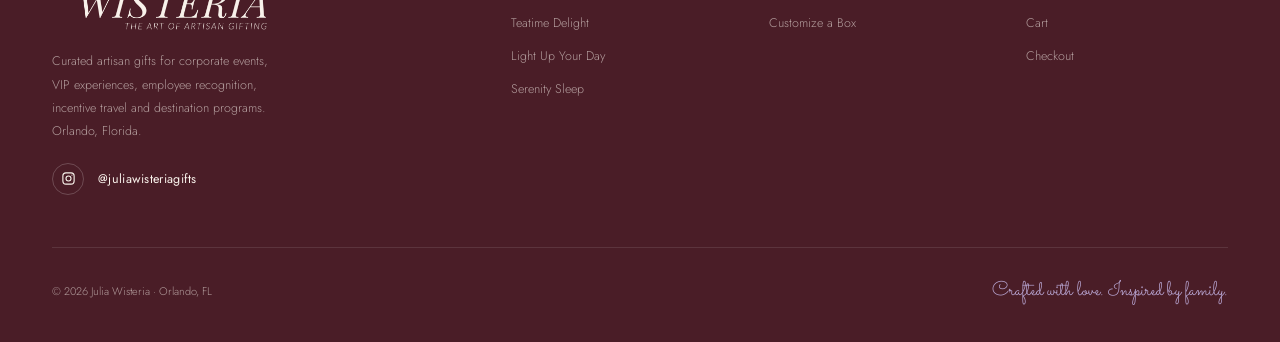
<file: build.html>
<!DOCTYPE html>
<html lang="en">
<head>
<meta charset="UTF-8">
<meta name="viewport" content="width=device-width, initial-scale=1.0">
<title>Customize Your Gift — Julia Wisteria</title>
<link href="https://fonts.googleapis.com/css2?family=Cormorant+Garamond:ital,wght@0,300;0,400;0,500;0,600;1,300;1,400&family=Sacramento&family=Jost:wght@300;400;500;600&display=swap" rel="stylesheet">
<style>
:root{
  --cream:#F9F2EB;--cream-d:#F0E6D9;--brown:#5A4642;--brown-l:#7A6460;
  --rose:#B88889;--rose-l:#D4B4B5;--lav:#A89A9E;--sage:#C1C099;
  --white:#fff;--muted:#8B7B78;
}
*,*::before,*::after{margin:0;padding:0;box-sizing:border-box}
html{scroll-behavior:smooth}
body{background:var(--white);color:var(--brown);font-family:'Jost',sans-serif;font-weight:300;overflow-x:hidden}
a{text-decoration:none;color:inherit}

/* ── ANNOUNCEMENT ── */
.ann{background:var(--brown);color:var(--cream);text-align:center;padding:9px;font-size:10.5px;letter-spacing:2.5px;text-transform:uppercase}
.ann b{color:var(--rose-l);font-weight:400}

/* ── HEADER ── */
.hdr-wrap{position:sticky;top:0;z-index:200;background:rgba(249,242,235,.97);backdrop-filter:blur(14px);border-bottom:1px solid rgba(90,70,66,.07)}
.hdr{max-width:1440px;margin:0 auto;padding:0 52px;height:74px;display:flex;align-items:center}
.logo{flex-shrink:0;margin-right:auto}
.logo-n{font-family:'Cormorant Garamond',serif;font-size:17px;font-weight:600;letter-spacing:4.5px;text-transform:uppercase;color:var(--brown);display:block;line-height:1}
.logo-t{font-family:'Sacramento',cursive;font-size:12px;color:var(--rose);display:block;margin-top:2px}
nav{display:flex;align-items:center;gap:32px;margin:0 auto}
nav a{font-size:10px;letter-spacing:2.5px;text-transform:uppercase;font-weight:500;color:var(--brown);transition:color .25s;white-space:nowrap}
nav a:hover{color:var(--rose)}
.icons{display:flex;align-items:center;gap:18px;margin-left:auto;flex-shrink:0}
.icons a,.icons button{background:none;border:none;cursor:pointer;color:var(--brown);display:flex;align-items:center;transition:color .25s}
.icons a:hover,.icons button:hover{color:var(--rose)}
.icons svg{width:20px;height:20px}
.cbadge{background:var(--rose);color:#fff;border-radius:50%;font-size:8px;font-weight:700;width:14px;height:14px;display:flex;align-items:center;justify-content:center;margin-left:-5px;margin-top:-12px}

/* ── HERO ── */
.hero{position:relative;height:90vh;min-height:600px;overflow:hidden;display:flex;align-items:center}
.hero-bg{position:absolute;inset:0;background:linear-gradient(120deg,#EDD9C6 0%,#DEC8B0 35%,#CEAE98 65%,#BAA088 100%)}
.hero-ov{position:absolute;inset:0;background:linear-gradient(90deg,rgba(40,28,26,.58) 0%,rgba(40,28,26,.22) 52%,transparent 78%)}
.hero-scene{position:absolute;right:0;top:0;width:62%;height:100%}
.hero-txt{position:relative;z-index:10;padding:0 80px;max-width:620px}
.h-eye{font-family:'Sacramento',cursive;font-size:34px;color:rgba(249,242,235,.85);display:block;margin-bottom:8px}
.h1{font-family:'Cormorant Garamond',serif;font-size:68px;font-weight:300;line-height:1.06;letter-spacing:-1px;color:#fff;margin-bottom:22px;text-shadow:0 2px 28px rgba(40,28,26,.45)}
.h1 em{font-style:italic;color:rgba(255,255,255,.82)}
.h-sub{font-size:11px;letter-spacing:2px;text-transform:uppercase;color:rgba(249,242,235,.72);line-height:2.1;max-width:380px;margin-bottom:36px}
.btns{display:flex;gap:14px}
.btn-w{background:#fff;color:var(--brown);padding:15px 40px;font-size:10px;letter-spacing:3px;text-transform:uppercase;font-weight:500;display:inline-block;transition:all .25s}
.btn-w:hover{background:var(--rose);color:#fff}
.btn-wg{border:1px solid rgba(255,255,255,.55);color:rgba(255,255,255,.85);padding:15px 38px;font-size:10px;letter-spacing:3px;text-transform:uppercase;font-weight:500;display:inline-block;transition:all .25s}
.btn-wg:hover{border-color:#fff;color:#fff}

/* ── TRUST BAR ── */
.trust{background:var(--brown);padding:12px 0;overflow:hidden}
.tt{display:flex;gap:56px;animation:sl 22s linear infinite;white-space:nowrap}
.ti{font-size:9.5px;letter-spacing:3px;text-transform:uppercase;color:var(--cream);display:flex;align-items:center;gap:12px}
.ti::before{content:'✦';color:var(--rose-l);font-size:7px}
@keyframes sl{from{transform:translateX(0)}to{transform:translateX(-50%)}}

/* ── PILLARS ── */
.pillars{display:grid;grid-template-columns:repeat(3,1fr);border-bottom:1px solid rgba(90,70,66,.08)}
.pill{padding:52px 48px;border-right:1px solid rgba(90,70,66,.08);transition:background .3s;cursor:pointer}
.pill:last-child{border-right:none}
.pill:hover{background:var(--cream)}
.pill-ico{width:38px;height:38px;margin-bottom:16px;color:var(--rose)}
.pill h3{font-family:'Cormorant Garamond',serif;font-size:24px;font-weight:400;margin-bottom:10px}
.pill p{font-size:12.5px;line-height:1.88;color:var(--muted);max-width:280px;margin-bottom:20px}
.pill-lk{font-size:9.5px;letter-spacing:2.5px;text-transform:uppercase;font-weight:600;border-bottom:1px solid var(--brown);padding-bottom:2px;display:inline-block;transition:color .25s,border-color .25s}
.pill-lk:hover{color:var(--rose);border-color:var(--rose)}

/* ── SECTION HEADER ── */
.sh{text-align:center;padding:80px 48px 52px}
.sh-eye{font-family:'Sacramento',cursive;font-size:28px;color:var(--rose);display:block;margin-bottom:4px}
.sh-h2{font-family:'Cormorant Garamond',serif;font-size:44px;font-weight:300;letter-spacing:-.5px;margin-bottom:12px}
.sh-p{font-size:11px;letter-spacing:2px;text-transform:uppercase;color:var(--muted);line-height:2}

/* ── COLLECTIONS TILES (4 col, demisdos style) ── */
.ctiles{display:grid;grid-template-columns:repeat(4,1fr);gap:16px;padding:0 48px 80px;max-width:1440px;margin:0 auto}
.ctile{position:relative;overflow:hidden;cursor:pointer;display:block}
.ctile-img{aspect-ratio:1;overflow:hidden;position:relative}
.ctile-img svg{width:100%;height:100%;display:block;transition:transform .6s ease}
.ctile:hover .ctile-img svg{transform:scale(1.05)}
.ctile-lbl{padding:14px 0 4px}
.ctile-name{font-family:'Cormorant Garamond',serif;font-size:18px;font-weight:400;margin-bottom:4px}
.ctile-sub{font-size:10px;letter-spacing:1.8px;text-transform:uppercase;color:var(--muted)}

/* ── PRODUCT GRID ── */
.pgrid{display:grid;grid-template-columns:repeat(3,1fr);gap:28px;padding:0 48px 16px;max-width:1440px;margin:0 auto}
.pcard{cursor:pointer}
.pimg{position:relative;overflow:hidden;aspect-ratio:3/4}
.pimg svg{width:100%;height:100%;display:block;transition:transform .7s ease}
.pcard:hover .pimg svg{transform:scale(1.04)}
.ptag{position:absolute;top:16px;left:16px;font-size:9px;letter-spacing:2px;text-transform:uppercase;padding:5px 11px;font-weight:500;z-index:2}
.tg-d{background:var(--brown);color:var(--cream)}
.tg-r{background:var(--rose);color:#fff}
.tg-s{background:var(--sage);color:var(--brown)}
.pinfo{padding:16px 2px 0}
.pname{font-family:'Cormorant Garamond',serif;font-size:20px;font-weight:400;margin-bottom:4px}
.psub{font-size:9.5px;letter-spacing:1.8px;text-transform:uppercase;color:var(--muted);margin-bottom:8px}
.pprice{font-family:'Cormorant Garamond',serif;font-size:18px;font-weight:500}
.view-all{text-align:center;padding:48px 0 80px}
.btn-b{background:var(--brown);color:var(--cream);padding:15px 44px;font-size:10px;letter-spacing:3px;text-transform:uppercase;font-weight:500;display:inline-block;transition:background .25s}
.btn-b:hover{background:var(--rose)}

/* ── FEATURED PRODUCT ── */
.feat{display:grid;grid-template-columns:1.15fr 1fr;background:var(--cream)}
.feat-vis{position:relative;overflow:hidden;min-height:580px;display:flex;align-items:center;justify-content:center;padding:60px;background:linear-gradient(145deg,#EAD6C2,#D8C0A8,#C6AA90)}
.feat-content{padding:80px 72px 80px 60px;display:flex;flex-direction:column;justify-content:center}
.feat-badge{display:flex;align-items:center;gap:8px;margin-bottom:20px}
.feat-dot{width:6px;height:6px;background:var(--rose);border-radius:50%}
.feat-badge span{font-size:9.5px;letter-spacing:2.5px;text-transform:uppercase;color:var(--muted);font-weight:500}
.feat-script{font-family:'Sacramento',cursive;font-size:28px;color:var(--rose);display:block;margin-bottom:4px}
.feat-h2{font-family:'Cormorant Garamond',serif;font-size:44px;font-weight:300;line-height:1.12;letter-spacing:-.5px;margin-bottom:18px}
.feat-p{font-size:13.5px;line-height:1.95;color:var(--muted);margin-bottom:22px;max-width:400px}
.feat-inc h4{font-size:9px;letter-spacing:2.5px;text-transform:uppercase;font-weight:600;margin-bottom:12px}
.feat-item{display:flex;align-items:center;gap:10px;margin-bottom:8px}
.fid{width:4px;height:4px;background:var(--rose);border-radius:50%;flex-shrink:0}
.feat-item span{font-size:12.5px;color:var(--muted)}
.feat-price{font-family:'Cormorant Garamond',serif;font-size:30px;font-weight:500;margin:22px 0}
.feat-btns{display:flex;gap:12px}
.btn-br{background:var(--brown);color:var(--cream);padding:15px 36px;font-size:10px;letter-spacing:3px;text-transform:uppercase;font-weight:500;display:inline-block;transition:background .25s}
.btn-br:hover{background:var(--rose)}
.btn-ol{border:1px solid var(--brown);color:var(--brown);padding:15px 36px;font-size:10px;letter-spacing:3px;text-transform:uppercase;font-weight:500;display:inline-block;transition:all .25s}
.btn-ol:hover{background:var(--brown);color:var(--cream)}

/* ── ABOUT ── */
.about{display:grid;grid-template-columns:1fr 1fr}
.about-vis{min-height:500px;background:linear-gradient(145deg,#CABAAE,#B8A49A,#A89086);position:relative;display:flex;align-items:center;justify-content:center;overflow:hidden}
.about-txt{padding:80px;background:var(--cream-d);display:flex;flex-direction:column;justify-content:center}
.ab-eye{font-family:'Sacramento',cursive;font-size:28px;color:var(--rose);display:block;margin-bottom:6px}
.ab-h2{font-family:'Cormorant Garamond',serif;font-size:42px;font-weight:300;line-height:1.12;margin-bottom:18px}
.ab-h2 em{font-style:italic;color:var(--brown-l)}
.ab-p{font-size:13.5px;line-height:1.95;color:var(--muted);max-width:400px;margin-bottom:28px}
.stats{display:flex;gap:44px;margin-bottom:32px}
.sn{font-family:'Cormorant Garamond',serif;font-size:38px;font-weight:300;color:var(--brown);display:block;line-height:1}
.sl{font-size:9.5px;letter-spacing:2px;text-transform:uppercase;color:var(--muted);display:block;margin-top:4px}

/* ── TESTIMONIALS ── */
.testi{background:var(--white);padding:88px 0}
.tgrid{display:grid;grid-template-columns:repeat(3,1fr);gap:1px;background:rgba(90,70,66,.08);margin-top:52px}
.tc{background:var(--white);padding:40px 36px;position:relative}
.tc::before{content:'\201C';font-family:'Cormorant Garamond',serif;font-size:80px;font-weight:300;color:rgba(184,136,137,.13);position:absolute;top:-6px;left:22px;line-height:1;pointer-events:none}
.ts{color:var(--sage);font-size:12px;letter-spacing:3px;margin-bottom:16px}
.tq{font-family:'Cormorant Garamond',serif;font-size:17px;font-weight:300;line-height:1.78;color:var(--brown);font-style:italic;margin-bottom:20px}
.ta{font-size:10px;letter-spacing:2.5px;text-transform:uppercase;color:var(--muted)}

/* ── CORPORATE CTA ── */
.corp{background:var(--brown);padding:96px 48px;text-align:center;position:relative;overflow:hidden}
.corp::before{content:'';position:absolute;inset:0;background:radial-gradient(ellipse at 25% 50%,rgba(184,136,137,.12) 0%,transparent 65%),radial-gradient(ellipse at 75% 50%,rgba(193,192,153,.08) 0%,transparent 65%)}
.corp>*{position:relative;z-index:1}
.c-eye{font-family:'Sacramento',cursive;font-size:30px;color:var(--sage);display:block;margin-bottom:8px}
.c-h2{font-family:'Cormorant Garamond',serif;font-size:48px;font-weight:300;color:var(--cream);letter-spacing:-.5px;margin-bottom:16px}
.c-p{font-size:13px;line-height:1.9;color:rgba(249,242,235,.62);max-width:560px;margin:0 auto 36px}
.c-btns{display:flex;gap:14px;justify-content:center}
.btn-ro{background:var(--rose);color:#fff;padding:15px 40px;font-size:10px;letter-spacing:3px;text-transform:uppercase;font-weight:500;display:inline-block;transition:background .25s}
.btn-ro:hover{background:#9e7373}
.btn-gl{border:1px solid rgba(249,242,235,.4);color:rgba(249,242,235,.8);padding:15px 40px;font-size:10px;letter-spacing:3px;text-transform:uppercase;font-weight:500;display:inline-block;transition:all .25s}
.btn-gl:hover{border-color:var(--cream);color:var(--cream)}

/* ── NEWSLETTER ── */
.nl{background:var(--cream);padding:72px 48px;text-align:center}
.nl-h{font-family:'Cormorant Garamond',serif;font-size:36px;font-weight:300;margin-bottom:8px}
.nl-p{font-size:11px;letter-spacing:2px;text-transform:uppercase;color:var(--muted);margin-bottom:28px}
.nl-form{display:flex;max-width:440px;margin:0 auto}
.nl-i{flex:1;border:1px solid rgba(90,70,66,.2);border-right:none;padding:14px 18px;font-family:'Jost',sans-serif;font-size:13px;color:var(--brown);background:var(--white);outline:none}
.nl-i::placeholder{color:var(--muted)}
.nl-btn{background:var(--brown);color:var(--cream);border:none;padding:14px 22px;font-size:9.5px;letter-spacing:2.5px;text-transform:uppercase;font-weight:500;cursor:pointer;transition:background .25s;white-space:nowrap}
.nl-btn:hover{background:var(--rose)}

/* ── FOOTER ── */
footer{background:var(--cream-d);padding:72px 52px 36px}
.fg{max-width:1440px;margin:0 auto;display:grid;grid-template-columns:2fr 1fr 1fr 1fr;gap:56px;padding-bottom:52px;border-bottom:1px solid rgba(90,70,66,.1)}
.fb-n{font-family:'Cormorant Garamond',serif;font-size:16px;font-weight:600;letter-spacing:4px;text-transform:uppercase;color:var(--brown);display:block;line-height:1}
.fb-t{font-family:'Sacramento',cursive;font-size:14px;color:var(--rose);display:block;margin:3px 0 16px}
.fb-p{font-size:12.5px;line-height:1.85;color:var(--muted);max-width:218px;margin-bottom:20px}
.fsoc{display:flex;gap:10px}
.fsoc a{width:32px;height:32px;border:1px solid rgba(90,70,66,.18);display:flex;align-items:center;justify-content:center;font-size:10px;font-weight:700;color:var(--brown);transition:all .25s}
.fsoc a:hover{background:var(--brown);color:var(--cream)}
.fc h4{font-size:9px;letter-spacing:3px;text-transform:uppercase;font-weight:600;color:var(--brown);margin-bottom:20px}
.fc ul{list-style:none}
.fc li{margin-bottom:10px}
.fc a{font-size:12.5px;color:var(--muted);transition:color .25s}
.fc a:hover{color:var(--brown)}
.fbot{max-width:1440px;margin:0 auto;padding-top:28px;display:flex;justify-content:space-between;align-items:center}
.fcp{font-size:11px;color:var(--muted)}
.flo{font-family:'Sacramento',cursive;font-size:20px;color:var(--rose)}

/* ── PAYMENT ICONS ── */
.pay{display:flex;gap:8px;margin-top:16px}
.pay span{border:1px solid rgba(90,70,66,.15);border-radius:3px;padding:4px 8px;font-size:9px;letter-spacing:1px;color:var(--muted);font-weight:500}

/* ── HAMBURGER BUTTON ── */
.ham{display:none;flex-direction:column;gap:5px;background:none;border:none;cursor:pointer;padding:4px;margin-left:16px}
.ham span{display:block;width:22px;height:1.5px;background:var(--brown);transition:all .3s}
.ham.open span:nth-child(1){transform:translateY(6.5px) rotate(45deg)}
.ham.open span:nth-child(2){opacity:0}
.ham.open span:nth-child(3){transform:translateY(-6.5px) rotate(-45deg)}

/* Mobile nav overlay */
.mob-nav{display:none;position:fixed;inset:0;z-index:190;background:rgba(249,242,235,.98);backdrop-filter:blur(16px);flex-direction:column;align-items:center;justify-content:center;gap:36px}
.mob-nav.open{display:flex}
.mob-nav a{font-family:'Cormorant Garamond',serif;font-size:32px;font-weight:300;color:var(--brown);letter-spacing:1px;transition:color .25s}
.mob-nav a:hover{color:var(--rose)}
.mob-nav-close{position:absolute;top:24px;right:24px;background:none;border:none;cursor:pointer;font-size:28px;color:var(--brown);line-height:1}

/* ════════════════════════════════════════
   RESPONSIVE — TABLET (≤1024px)
════════════════════════════════════════ */
@media(max-width:1024px){
  /* Header */
  .hdr{padding:0 32px}
  nav{display:none}
  .ham{display:flex}
  .icons a:first-child,.icons a:nth-child(2){display:none}

  /* Hero */
  .hero{height:72vh;min-height:520px}
  .hero-txt{padding:0 48px;max-width:520px}
  .h1{font-size:54px}
  .hero-scene{width:52%}

  /* Pillars */
  .pillars{grid-template-columns:1fr}
  .pill{border-right:none;border-bottom:1px solid rgba(90,70,66,.08);padding:40px 36px}
  .pill:last-child{border-bottom:none}

  /* Collections */
  .ctiles{grid-template-columns:repeat(2,1fr);padding:0 32px 60px}

  /* Products */
  .pgrid{grid-template-columns:repeat(2,1fr);gap:20px;padding:0 32px 16px}

  /* Featured */
  .feat{grid-template-columns:1fr}
  .feat-vis{min-height:400px}
  .feat-content{padding:52px 48px}

  /* About */
  .about{grid-template-columns:1fr}
  .about-vis{min-height:320px}
  .about-txt{padding:56px 48px}

  /* Testimonials */
  .tgrid{grid-template-columns:1fr}

  /* Corporate */
  .corp{padding:72px 36px}
  .c-h2{font-size:38px}

  /* Section headers */
  .sh{padding:60px 32px 40px}
  .sh-h2{font-size:36px}

  /* Footer */
  footer{padding:56px 36px 32px}
  .fg{grid-template-columns:1fr 1fr;gap:40px}
}

/* ════════════════════════════════════════
   RESPONSIVE — MOBILE (≤768px)
════════════════════════════════════════ */
@media(max-width:768px){
  /* Announcement */
  .ann{font-size:9px;letter-spacing:1.5px;padding:8px 16px}

  /* Header */
  .hdr{padding:0 20px;height:64px}
  .logo-n{font-size:14px;letter-spacing:3px}
  .logo-t{font-size:11px}

  /* Hero */
  .hero{height:auto;min-height:0;padding:100px 0 60px}
  .hero-bg{background:linear-gradient(160deg,#DEC8B0 0%,#CEAE98 50%,#BAA088 100%)}
  .hero-ov{background:linear-gradient(180deg,rgba(40,28,26,.5) 0%,rgba(40,28,26,.35) 100%)}
  .hero-scene{display:none}
  .hero-txt{padding:0 24px;max-width:100%}
  .h-eye{font-size:26px}
  .h1{font-size:42px;letter-spacing:-.5px}
  .h-sub{font-size:10px;max-width:100%;margin-bottom:28px}
  .btns{flex-direction:column;gap:10px;max-width:260px}
  .btn-w,.btn-wg{padding:14px 24px;text-align:center;font-size:9.5px}

  /* Trust bar */
  .trust{padding:10px 0}
  .ti{font-size:8.5px;letter-spacing:2px}

  /* Pillars */
  .pill{padding:32px 24px}
  .pill h3{font-size:22px}

  /* Section headers */
  .sh{padding:52px 20px 36px}
  .sh-eye{font-size:24px}
  .sh-h2{font-size:30px}
  .sh-p{font-size:10px;letter-spacing:1.5px}

  /* Collections tiles */
  .ctiles{grid-template-columns:repeat(2,1fr);gap:10px;padding:0 20px 52px}
  .ctile-name{font-size:15px}

  /* Product grid */
  .pgrid{grid-template-columns:repeat(2,1fr);gap:14px;padding:0 20px 16px}
  .pname{font-size:16px}
  .pprice{font-size:15px}
  .view-all{padding:36px 0 52px}

  /* Featured */
  .feat{grid-template-columns:1fr}
  .feat-vis{min-height:280px}
  .feat-content{padding:40px 24px}
  .feat-h2{font-size:34px}
  .feat-p{font-size:13px}
  .feat-price{font-size:26px}
  .feat-btns{flex-direction:column;gap:10px}
  .btn-br,.btn-ol{padding:14px 24px;text-align:center}

  /* About */
  .about{grid-template-columns:1fr}
  .about-vis{min-height:200px}
  .about-txt{padding:40px 24px}
  .ab-h2{font-size:32px}
  .ab-p{font-size:13px}
  .stats{gap:28px}
  .sn{font-size:30px}

  /* Testimonials */
  .testi{padding:52px 0}
  .tgrid{grid-template-columns:1fr}
  .tc{padding:32px 24px}

  /* Corporate CTA */
  .corp{padding:56px 24px}
  .c-eye{font-size:24px}
  .c-h2{font-size:30px}
  .c-p{font-size:12.5px}
  .c-btns{flex-direction:column;align-items:center;gap:10px}
  .btn-ro,.btn-gl{padding:14px 32px;text-align:center;width:100%;max-width:280px}

  /* Newsletter */
  .nl{padding:52px 24px}
  .nl-h{font-size:28px}
  .nl-form{flex-direction:column;max-width:320px}
  .nl-i{border-right:1px solid rgba(90,70,66,.2);border-bottom:none}
  .nl-btn{padding:14px;font-size:9px}

  /* Footer */
  footer{padding:48px 20px 28px}
  .fg{grid-template-columns:1fr 1fr;gap:32px;padding-bottom:40px}
  .fb-n{font-size:14px}
  .fbot{flex-direction:column;gap:12px;text-align:center}
}

/* ════════════════════════════════════════
   RESPONSIVE — SMALL MOBILE (≤480px)
════════════════════════════════════════ */
@media(max-width:480px){
  .h1{font-size:36px}
  .ctiles{grid-template-columns:1fr}
  .pgrid{grid-template-columns:1fr;max-width:340px;margin:0 auto}
  .sh-h2{font-size:26px}
  .fg{grid-template-columns:1fr}
  .stats{flex-wrap:wrap;gap:20px}
}
</style>
<link rel="stylesheet" href="assets/motion.css?v=aedae496">
<link rel="icon" type="image/png" sizes="32x32" href="assets/brand/favicon-32.png">
<link rel="icon" type="image/png" sizes="192x192" href="assets/brand/favicon-192.png">
<link rel="apple-touch-icon" href="assets/brand/apple-touch-icon.png">
<meta name="theme-color" content="#F9F2EB">
<style id="critical">.mdl,.drw,.paysh,.jwt{position:fixed}.mdl:not(.open){visibility:hidden;pointer-events:none}.mdl img,.jwt img{max-width:100%}</style>
</head>
<body>
<div class="progress"></div><div class="glow"></div><div class="fall" aria-hidden="true"></div>
<div class="ann">Christmas Season 2026 &nbsp;<b>·</b>&nbsp; Free delivery in Orlando, Florida &nbsp;<b>·</b>&nbsp; Corporate gifting, crafted with meaning</div>
<div class="hdr-wrap"><div class="hdr">
  <div class="logo"><a href="julia-wisteria.html" aria-label="Julia Wisteria — Home"><img class="logo-img" src="assets/brand/logo-julia-wisteria.png" alt="Julia Wisteria — The Art of Artisan Gifting" width="900" height="472"></a></div>
  <nav><a href="about.html">Our Story</a><a href="shop.html">Christmas Boxes</a><a href="build.html" class="active">Customize</a><a href="corporate.html">Corporate</a></nav>
  <div class="icons">
    <a href="cart.html" id="cartlink" aria-label="Cart" style="display:flex;align-items:flex-start">
      <svg viewBox="0 0 24 24" fill="none" stroke="currentColor" stroke-width="1.5"><path d="M6 2L3 6v14a2 2 0 002 2h14a2 2 0 002-2V6l-3-4z"/><line x1="3" y1="6" x2="21" y2="6"/><path d="M16 10a4 4 0 01-8 0"/></svg>
      <span class="cbadge" id="qbadge" style="display:none">0</span>
    </a>
    <button class="ham" id="ham" aria-label="Menu"><span></span><span></span><span></span></button>
  </div>
</div></div>
<div class="mob-nav" id="mob-nav"><button class="mob-nav-close" id="mob-close">✕</button><a href="julia-wisteria.html" onclick="closeMobNav()">Home</a><a href="about.html" onclick="closeMobNav()">Our Story</a><a href="shop.html" onclick="closeMobNav()">Christmas Boxes</a><a href="build.html" onclick="closeMobNav()">Customize</a><a href="corporate.html" onclick="closeMobNav()">Corporate</a><a href="cart.html" onclick="closeMobNav()">Cart</a></div>
<section class="ph" style="padding-bottom:30px">
  <div class="x-hero-bg"><div class="blob b1"></div><div class="blob b2"></div><div class="grain"></div></div>
  <div class="crumbs rv"><a href="julia-wisteria.html">Home</a> &nbsp;/&nbsp; Customize</div>
  <span class="x-script rv">Made for your team</span>
  <h1 class="x-h1 split">Customize your gift</h1>
  <div class="steps2" id="steps2"><span class="on"><b>1</b>Choose a box</span><span><b>2</b>Personalize</span><span><b>3</b>Review</span></div>
</section>
<div class="wrap">
  <div class="stp on" id="s1">
    <h2 class="sec-h" style="text-align:center">Which box fits the moment?</h2>
    <div class="pick" id="pick"></div>
    <div class="nav-st" style="justify-content:center"><button class="btn-x solid" id="n1" disabled style="opacity:.4">Continue <span class="ar">→</span></button></div>
  </div>
  <div class="stp" id="s2">
    <h2 class="sec-h" style="text-align:center">Make it yours</h2>
    <div class="sform">
      <div><label>Number of boxes</label><div class="stepper"><button type="button" id="bm">−</button><input id="bq" type="number" min="1" value="25"><button type="button" id="bp">+</button></div></div>
      <div><label>Personalized card message</label><textarea class="field" id="bn" rows="3" placeholder="Thank you for a wonderful year…"></textarea></div>
      <label class="ck" style="display:flex;gap:12px;align-items:center;text-transform:none;letter-spacing:0;font-size:14px;cursor:pointer"><input type="checkbox" id="bb" style="accent-color:var(--wine);width:18px;height:18px"> Add optional custom branding (logo &amp; colors)</label>
    </div>
    <div class="nav-st" style="max-width:720px;margin-inline:auto"><button class="btn-x" data-go="1">← Back</button><button class="btn-x solid" data-go="3">Review <span class="ar">→</span></button></div>
  </div>
  <div class="stp" id="s3">
    <h2 class="sec-h" style="text-align:center">Review your box</h2>
    <div class="rev"><img id="rv-i" alt=""><div><span class="x-script" id="rv-k"></span><h3 class="sec-h" style="margin:0" id="rv-t"></h3><dl id="rv-d"></dl>
      <div class="pdp-row"><button class="btn-x solid" id="fin">Add to cart <span class="ar">→</span></button><button class="btn-x" data-go="2">← Edit</button></div></div></div>
  </div>
</div>
<div class="nl">
  <h3 class="nl-h">Join the Julia Wisteria World</h3>
  <p class="nl-p">Early access to new collections, seasonal boxes &amp; gifting inspiration</p>
  <div class="nl-form"><input class="nl-i" type="email" placeholder="your@email.com" aria-label="Email"><button class="nl-btn">Subscribe</button></div>
</div>
<footer>
  <div class="fg">
    <div>
      <img class="fb-logo" src="assets/brand/logo-julia-wisteria-light.png" alt="Julia Wisteria — The Art of Artisan Gifting" width="900" height="472" loading="lazy">
      <p class="fb-p">Curated artisan gifts for corporate events, VIP experiences, employee recognition, incentive travel and destination programs. Orlando, Florida.</p>
      <div class="fsoc"><a href="https://www.instagram.com/juliawisteriagifts/" target="_blank" rel="noopener" aria-label="Instagram @juliawisteriagifts"><svg viewBox="0 0 24 24" width="15" height="15" fill="none" stroke="currentColor" stroke-width="1.8"><rect x="3" y="3" width="18" height="18" rx="5"/><circle cx="12" cy="12" r="4"/><circle cx="17.5" cy="6.5" r="1" fill="currentColor" stroke="none"/></svg></a><a class="fsoc-t" href="https://www.instagram.com/juliawisteriagifts/" target="_blank" rel="noopener">@juliawisteriagifts</a></div>
    </div>
    <div class="fc"><h4>Boxes</h4><ul><li><a href="product.html?box=0">Coffee &amp; Planning</a></li><li><a href="product.html?box=1">Unwind &amp; Recharge</a></li><li><a href="product.html?box=2">Teatime Delight</a></li><li><a href="product.html?box=3">Light Up Your Day</a></li><li><a href="product.html?box=4">Serenity Sleep</a></li></ul></div>
    <div class="fc"><h4>Company</h4><ul><li><a href="about.html">Our Story</a></li><li><a href="corporate.html">Corporate Gifting</a></li><li><a href="build.html">Customize a Box</a></li></ul></div>
    <div class="fc"><h4>Contact</h4><ul><li><a href="mailto:kangulo@juliawisteria.com">kangulo@juliawisteria.com</a></li><li><a href="corporate.html#quote">Request a Quote</a></li><li><a href="cart.html">Cart</a></li><li><a href="checkout.html">Checkout</a></li></ul></div>
  </div>
  <div class="fbot"><span class="fcp">© 2026 Julia Wisteria · Orlando, FL</span><span class="flo">Crafted with love. Inspired by family.</span></div>
</footer>
<script src="assets/site.js?v=ca823141"></script>
<script src="assets/motion.js?v=cc7d9c39"></script>
<script>
(function(){
  var sel=-1,st=document.getElementById('steps2').children;
  var pick=document.getElementById('pick');
  var pre=+(new URLSearchParams(location.search).get('box'));
  pick.innerHTML=BOXES.map(function(b,i){return '<button class="pk rv" style="--d:'+i*.07+'s" data-i="'+i+'"><img src="images/christmas/'+b.i+'.jpg" alt=""><span>'+JW.esc(b.t)+'</span></button>'}).join('');
  function go(n){for(var k=1;k<=3;k++)document.getElementById('s'+k).classList.toggle('on',k===n);
    [].forEach.call(st,function(s,j){s.classList.toggle('on',j===n-1);s.classList.toggle('done',j<n-1)});scrollTo({top:0,behavior:'smooth'});
    if(n===3){var b=BOXES[sel];document.getElementById('rv-i').src='images/christmas/'+b.i+'.jpg';document.getElementById('rv-k').textContent=b.k;document.getElementById('rv-t').textContent=b.t;
      document.getElementById('rv-d').innerHTML='<dt>Boxes</dt><dd>'+(+document.getElementById('bq').value||1)+'</dd><dt>Branding</dt><dd>'+(document.getElementById('bb').checked?'Custom branding':'None')+'</dd><dt>Card</dt><dd>'+(JW.esc(document.getElementById('bn').value)||'Standard welcome card')+'</dd>'}}
  function choose(i){sel=i;[].forEach.call(pick.children,function(c,j){c.classList.toggle('on',j===i)});var n=document.getElementById('n1');n.disabled=false;n.style.opacity=1}
  pick.addEventListener('click',function(e){var c=e.target.closest('.pk');if(c)choose(+c.dataset.i)});
  document.getElementById('n1').onclick=function(){go(2)};
  document.querySelectorAll('[data-go]').forEach(function(b){b.onclick=function(){go(+b.dataset.go)}});
  var q=document.getElementById('bq');document.getElementById('bm').onclick=function(){q.value=Math.max(1,+q.value-1)};document.getElementById('bp').onclick=function(){q.value=+q.value+1};
  document.getElementById('fin').onclick=function(){JW.add({id:sel,qty:Math.max(1,+q.value||1),brand:document.getElementById('bb').checked,note:document.getElementById('bn').value.trim()});location.href='cart.html'};
  if(pre>=0&&pre<BOXES.length)choose(pre);
  if(window.IntersectionObserver){var io=new IntersectionObserver(function(es){es.forEach(function(e){if(e.isIntersecting){e.target.classList.add('in');io.unobserve(e.target)}})},{threshold:.1});pick.querySelectorAll('.rv').forEach(function(x){io.observe(x)})}else pick.querySelectorAll('.rv').forEach(function(x){x.classList.add('in')});
})();
</script>
<script src="assets/toast.js?v=c2eeba62"></script>
<script>
(function(){
  var list=BOXES.map(function(b,n){return {kicker:'Featured this season',title:b.t,sub:JW.money(b.price)+' · '+b.s,img:'images/christmas/'+b.i+'.jpg',href:'product.html?box='+n}});
  list.push({icon:'🚚',kicker:'Good to know',title:'Free delivery in Orlando, Florida',sub:'On every Christmas box',href:'shop.html'});
  list.push({icon:'✉️',kicker:'Corporate gifting',title:'Personalized cards & custom branding',sub:'Request a quote for your team',href:'corporate.html#quote'});
  var d=JWToast.daysToChristmas();
  if(d>0)list.push({icon:'🎄',kicker:'Christmas Season',title:d+(d===1?' day':' days')+' until Christmas',sub:'Order early so your gifts arrive on time',href:'shop.html'});
  JWToast.start(list);
})();
</script>
</body>
</html>
</file>
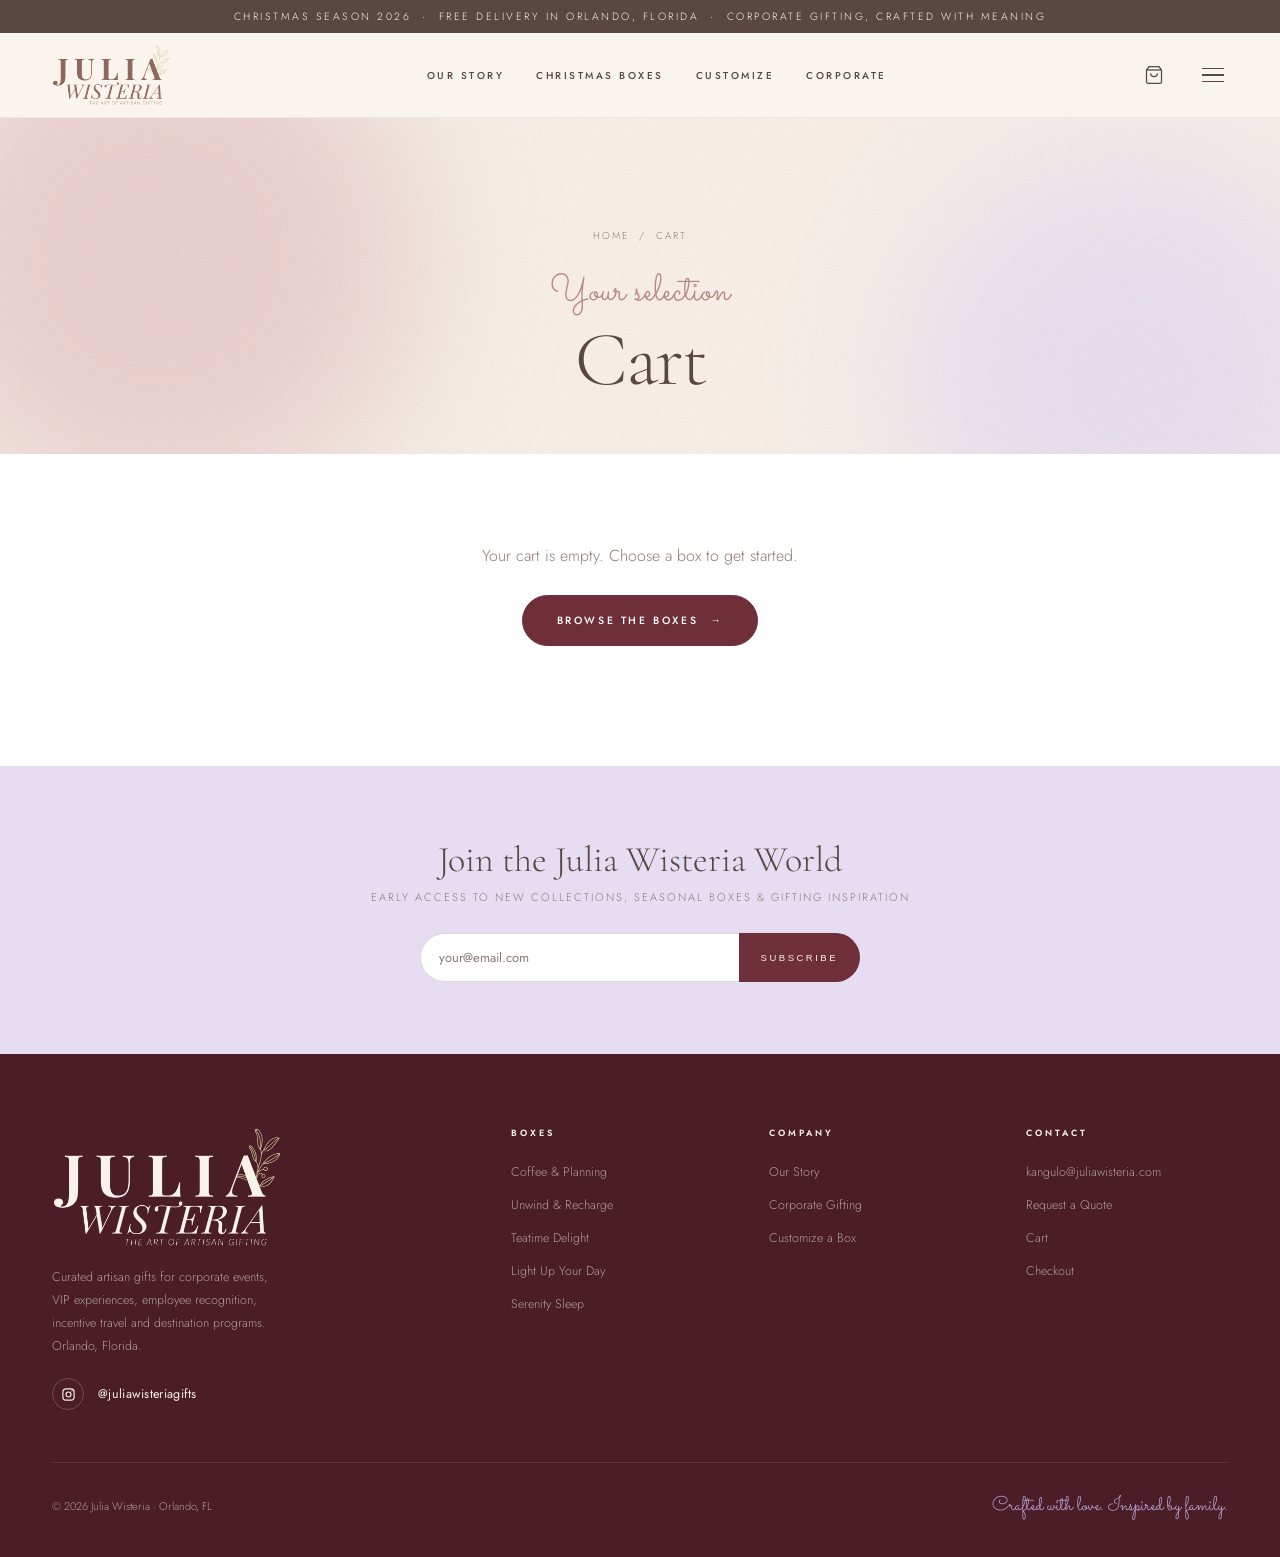
<file: cart.html>
<!DOCTYPE html>
<html lang="en">
<head>
<meta charset="UTF-8">
<meta name="viewport" content="width=device-width, initial-scale=1.0">
<title>Cart — Julia Wisteria</title>
<link href="https://fonts.googleapis.com/css2?family=Cormorant+Garamond:ital,wght@0,300;0,400;0,500;0,600;1,300;1,400&family=Sacramento&family=Jost:wght@300;400;500;600&display=swap" rel="stylesheet">
<style>
:root{
  --cream:#F9F2EB;--cream-d:#F0E6D9;--brown:#5A4642;--brown-l:#7A6460;
  --rose:#B88889;--rose-l:#D4B4B5;--lav:#A89A9E;--sage:#C1C099;
  --white:#fff;--muted:#8B7B78;
}
*,*::before,*::after{margin:0;padding:0;box-sizing:border-box}
html{scroll-behavior:smooth}
body{background:var(--white);color:var(--brown);font-family:'Jost',sans-serif;font-weight:300;overflow-x:hidden}
a{text-decoration:none;color:inherit}

/* ── ANNOUNCEMENT ── */
.ann{background:var(--brown);color:var(--cream);text-align:center;padding:9px;font-size:10.5px;letter-spacing:2.5px;text-transform:uppercase}
.ann b{color:var(--rose-l);font-weight:400}

/* ── HEADER ── */
.hdr-wrap{position:sticky;top:0;z-index:200;background:rgba(249,242,235,.97);backdrop-filter:blur(14px);border-bottom:1px solid rgba(90,70,66,.07)}
.hdr{max-width:1440px;margin:0 auto;padding:0 52px;height:74px;display:flex;align-items:center}
.logo{flex-shrink:0;margin-right:auto}
.logo-n{font-family:'Cormorant Garamond',serif;font-size:17px;font-weight:600;letter-spacing:4.5px;text-transform:uppercase;color:var(--brown);display:block;line-height:1}
.logo-t{font-family:'Sacramento',cursive;font-size:12px;color:var(--rose);display:block;margin-top:2px}
nav{display:flex;align-items:center;gap:32px;margin:0 auto}
nav a{font-size:10px;letter-spacing:2.5px;text-transform:uppercase;font-weight:500;color:var(--brown);transition:color .25s;white-space:nowrap}
nav a:hover{color:var(--rose)}
.icons{display:flex;align-items:center;gap:18px;margin-left:auto;flex-shrink:0}
.icons a,.icons button{background:none;border:none;cursor:pointer;color:var(--brown);display:flex;align-items:center;transition:color .25s}
.icons a:hover,.icons button:hover{color:var(--rose)}
.icons svg{width:20px;height:20px}
.cbadge{background:var(--rose);color:#fff;border-radius:50%;font-size:8px;font-weight:700;width:14px;height:14px;display:flex;align-items:center;justify-content:center;margin-left:-5px;margin-top:-12px}

/* ── HERO ── */
.hero{position:relative;height:90vh;min-height:600px;overflow:hidden;display:flex;align-items:center}
.hero-bg{position:absolute;inset:0;background:linear-gradient(120deg,#EDD9C6 0%,#DEC8B0 35%,#CEAE98 65%,#BAA088 100%)}
.hero-ov{position:absolute;inset:0;background:linear-gradient(90deg,rgba(40,28,26,.58) 0%,rgba(40,28,26,.22) 52%,transparent 78%)}
.hero-scene{position:absolute;right:0;top:0;width:62%;height:100%}
.hero-txt{position:relative;z-index:10;padding:0 80px;max-width:620px}
.h-eye{font-family:'Sacramento',cursive;font-size:34px;color:rgba(249,242,235,.85);display:block;margin-bottom:8px}
.h1{font-family:'Cormorant Garamond',serif;font-size:68px;font-weight:300;line-height:1.06;letter-spacing:-1px;color:#fff;margin-bottom:22px;text-shadow:0 2px 28px rgba(40,28,26,.45)}
.h1 em{font-style:italic;color:rgba(255,255,255,.82)}
.h-sub{font-size:11px;letter-spacing:2px;text-transform:uppercase;color:rgba(249,242,235,.72);line-height:2.1;max-width:380px;margin-bottom:36px}
.btns{display:flex;gap:14px}
.btn-w{background:#fff;color:var(--brown);padding:15px 40px;font-size:10px;letter-spacing:3px;text-transform:uppercase;font-weight:500;display:inline-block;transition:all .25s}
.btn-w:hover{background:var(--rose);color:#fff}
.btn-wg{border:1px solid rgba(255,255,255,.55);color:rgba(255,255,255,.85);padding:15px 38px;font-size:10px;letter-spacing:3px;text-transform:uppercase;font-weight:500;display:inline-block;transition:all .25s}
.btn-wg:hover{border-color:#fff;color:#fff}

/* ── TRUST BAR ── */
.trust{background:var(--brown);padding:12px 0;overflow:hidden}
.tt{display:flex;gap:56px;animation:sl 22s linear infinite;white-space:nowrap}
.ti{font-size:9.5px;letter-spacing:3px;text-transform:uppercase;color:var(--cream);display:flex;align-items:center;gap:12px}
.ti::before{content:'✦';color:var(--rose-l);font-size:7px}
@keyframes sl{from{transform:translateX(0)}to{transform:translateX(-50%)}}

/* ── PILLARS ── */
.pillars{display:grid;grid-template-columns:repeat(3,1fr);border-bottom:1px solid rgba(90,70,66,.08)}
.pill{padding:52px 48px;border-right:1px solid rgba(90,70,66,.08);transition:background .3s;cursor:pointer}
.pill:last-child{border-right:none}
.pill:hover{background:var(--cream)}
.pill-ico{width:38px;height:38px;margin-bottom:16px;color:var(--rose)}
.pill h3{font-family:'Cormorant Garamond',serif;font-size:24px;font-weight:400;margin-bottom:10px}
.pill p{font-size:12.5px;line-height:1.88;color:var(--muted);max-width:280px;margin-bottom:20px}
.pill-lk{font-size:9.5px;letter-spacing:2.5px;text-transform:uppercase;font-weight:600;border-bottom:1px solid var(--brown);padding-bottom:2px;display:inline-block;transition:color .25s,border-color .25s}
.pill-lk:hover{color:var(--rose);border-color:var(--rose)}

/* ── SECTION HEADER ── */
.sh{text-align:center;padding:80px 48px 52px}
.sh-eye{font-family:'Sacramento',cursive;font-size:28px;color:var(--rose);display:block;margin-bottom:4px}
.sh-h2{font-family:'Cormorant Garamond',serif;font-size:44px;font-weight:300;letter-spacing:-.5px;margin-bottom:12px}
.sh-p{font-size:11px;letter-spacing:2px;text-transform:uppercase;color:var(--muted);line-height:2}

/* ── COLLECTIONS TILES (4 col, demisdos style) ── */
.ctiles{display:grid;grid-template-columns:repeat(4,1fr);gap:16px;padding:0 48px 80px;max-width:1440px;margin:0 auto}
.ctile{position:relative;overflow:hidden;cursor:pointer;display:block}
.ctile-img{aspect-ratio:1;overflow:hidden;position:relative}
.ctile-img svg{width:100%;height:100%;display:block;transition:transform .6s ease}
.ctile:hover .ctile-img svg{transform:scale(1.05)}
.ctile-lbl{padding:14px 0 4px}
.ctile-name{font-family:'Cormorant Garamond',serif;font-size:18px;font-weight:400;margin-bottom:4px}
.ctile-sub{font-size:10px;letter-spacing:1.8px;text-transform:uppercase;color:var(--muted)}

/* ── PRODUCT GRID ── */
.pgrid{display:grid;grid-template-columns:repeat(3,1fr);gap:28px;padding:0 48px 16px;max-width:1440px;margin:0 auto}
.pcard{cursor:pointer}
.pimg{position:relative;overflow:hidden;aspect-ratio:3/4}
.pimg svg{width:100%;height:100%;display:block;transition:transform .7s ease}
.pcard:hover .pimg svg{transform:scale(1.04)}
.ptag{position:absolute;top:16px;left:16px;font-size:9px;letter-spacing:2px;text-transform:uppercase;padding:5px 11px;font-weight:500;z-index:2}
.tg-d{background:var(--brown);color:var(--cream)}
.tg-r{background:var(--rose);color:#fff}
.tg-s{background:var(--sage);color:var(--brown)}
.pinfo{padding:16px 2px 0}
.pname{font-family:'Cormorant Garamond',serif;font-size:20px;font-weight:400;margin-bottom:4px}
.psub{font-size:9.5px;letter-spacing:1.8px;text-transform:uppercase;color:var(--muted);margin-bottom:8px}
.pprice{font-family:'Cormorant Garamond',serif;font-size:18px;font-weight:500}
.view-all{text-align:center;padding:48px 0 80px}
.btn-b{background:var(--brown);color:var(--cream);padding:15px 44px;font-size:10px;letter-spacing:3px;text-transform:uppercase;font-weight:500;display:inline-block;transition:background .25s}
.btn-b:hover{background:var(--rose)}

/* ── FEATURED PRODUCT ── */
.feat{display:grid;grid-template-columns:1.15fr 1fr;background:var(--cream)}
.feat-vis{position:relative;overflow:hidden;min-height:580px;display:flex;align-items:center;justify-content:center;padding:60px;background:linear-gradient(145deg,#EAD6C2,#D8C0A8,#C6AA90)}
.feat-content{padding:80px 72px 80px 60px;display:flex;flex-direction:column;justify-content:center}
.feat-badge{display:flex;align-items:center;gap:8px;margin-bottom:20px}
.feat-dot{width:6px;height:6px;background:var(--rose);border-radius:50%}
.feat-badge span{font-size:9.5px;letter-spacing:2.5px;text-transform:uppercase;color:var(--muted);font-weight:500}
.feat-script{font-family:'Sacramento',cursive;font-size:28px;color:var(--rose);display:block;margin-bottom:4px}
.feat-h2{font-family:'Cormorant Garamond',serif;font-size:44px;font-weight:300;line-height:1.12;letter-spacing:-.5px;margin-bottom:18px}
.feat-p{font-size:13.5px;line-height:1.95;color:var(--muted);margin-bottom:22px;max-width:400px}
.feat-inc h4{font-size:9px;letter-spacing:2.5px;text-transform:uppercase;font-weight:600;margin-bottom:12px}
.feat-item{display:flex;align-items:center;gap:10px;margin-bottom:8px}
.fid{width:4px;height:4px;background:var(--rose);border-radius:50%;flex-shrink:0}
.feat-item span{font-size:12.5px;color:var(--muted)}
.feat-price{font-family:'Cormorant Garamond',serif;font-size:30px;font-weight:500;margin:22px 0}
.feat-btns{display:flex;gap:12px}
.btn-br{background:var(--brown);color:var(--cream);padding:15px 36px;font-size:10px;letter-spacing:3px;text-transform:uppercase;font-weight:500;display:inline-block;transition:background .25s}
.btn-br:hover{background:var(--rose)}
.btn-ol{border:1px solid var(--brown);color:var(--brown);padding:15px 36px;font-size:10px;letter-spacing:3px;text-transform:uppercase;font-weight:500;display:inline-block;transition:all .25s}
.btn-ol:hover{background:var(--brown);color:var(--cream)}

/* ── ABOUT ── */
.about{display:grid;grid-template-columns:1fr 1fr}
.about-vis{min-height:500px;background:linear-gradient(145deg,#CABAAE,#B8A49A,#A89086);position:relative;display:flex;align-items:center;justify-content:center;overflow:hidden}
.about-txt{padding:80px;background:var(--cream-d);display:flex;flex-direction:column;justify-content:center}
.ab-eye{font-family:'Sacramento',cursive;font-size:28px;color:var(--rose);display:block;margin-bottom:6px}
.ab-h2{font-family:'Cormorant Garamond',serif;font-size:42px;font-weight:300;line-height:1.12;margin-bottom:18px}
.ab-h2 em{font-style:italic;color:var(--brown-l)}
.ab-p{font-size:13.5px;line-height:1.95;color:var(--muted);max-width:400px;margin-bottom:28px}
.stats{display:flex;gap:44px;margin-bottom:32px}
.sn{font-family:'Cormorant Garamond',serif;font-size:38px;font-weight:300;color:var(--brown);display:block;line-height:1}
.sl{font-size:9.5px;letter-spacing:2px;text-transform:uppercase;color:var(--muted);display:block;margin-top:4px}

/* ── TESTIMONIALS ── */
.testi{background:var(--white);padding:88px 0}
.tgrid{display:grid;grid-template-columns:repeat(3,1fr);gap:1px;background:rgba(90,70,66,.08);margin-top:52px}
.tc{background:var(--white);padding:40px 36px;position:relative}
.tc::before{content:'\201C';font-family:'Cormorant Garamond',serif;font-size:80px;font-weight:300;color:rgba(184,136,137,.13);position:absolute;top:-6px;left:22px;line-height:1;pointer-events:none}
.ts{color:var(--sage);font-size:12px;letter-spacing:3px;margin-bottom:16px}
.tq{font-family:'Cormorant Garamond',serif;font-size:17px;font-weight:300;line-height:1.78;color:var(--brown);font-style:italic;margin-bottom:20px}
.ta{font-size:10px;letter-spacing:2.5px;text-transform:uppercase;color:var(--muted)}

/* ── CORPORATE CTA ── */
.corp{background:var(--brown);padding:96px 48px;text-align:center;position:relative;overflow:hidden}
.corp::before{content:'';position:absolute;inset:0;background:radial-gradient(ellipse at 25% 50%,rgba(184,136,137,.12) 0%,transparent 65%),radial-gradient(ellipse at 75% 50%,rgba(193,192,153,.08) 0%,transparent 65%)}
.corp>*{position:relative;z-index:1}
.c-eye{font-family:'Sacramento',cursive;font-size:30px;color:var(--sage);display:block;margin-bottom:8px}
.c-h2{font-family:'Cormorant Garamond',serif;font-size:48px;font-weight:300;color:var(--cream);letter-spacing:-.5px;margin-bottom:16px}
.c-p{font-size:13px;line-height:1.9;color:rgba(249,242,235,.62);max-width:560px;margin:0 auto 36px}
.c-btns{display:flex;gap:14px;justify-content:center}
.btn-ro{background:var(--rose);color:#fff;padding:15px 40px;font-size:10px;letter-spacing:3px;text-transform:uppercase;font-weight:500;display:inline-block;transition:background .25s}
.btn-ro:hover{background:#9e7373}
.btn-gl{border:1px solid rgba(249,242,235,.4);color:rgba(249,242,235,.8);padding:15px 40px;font-size:10px;letter-spacing:3px;text-transform:uppercase;font-weight:500;display:inline-block;transition:all .25s}
.btn-gl:hover{border-color:var(--cream);color:var(--cream)}

/* ── NEWSLETTER ── */
.nl{background:var(--cream);padding:72px 48px;text-align:center}
.nl-h{font-family:'Cormorant Garamond',serif;font-size:36px;font-weight:300;margin-bottom:8px}
.nl-p{font-size:11px;letter-spacing:2px;text-transform:uppercase;color:var(--muted);margin-bottom:28px}
.nl-form{display:flex;max-width:440px;margin:0 auto}
.nl-i{flex:1;border:1px solid rgba(90,70,66,.2);border-right:none;padding:14px 18px;font-family:'Jost',sans-serif;font-size:13px;color:var(--brown);background:var(--white);outline:none}
.nl-i::placeholder{color:var(--muted)}
.nl-btn{background:var(--brown);color:var(--cream);border:none;padding:14px 22px;font-size:9.5px;letter-spacing:2.5px;text-transform:uppercase;font-weight:500;cursor:pointer;transition:background .25s;white-space:nowrap}
.nl-btn:hover{background:var(--rose)}

/* ── FOOTER ── */
footer{background:var(--cream-d);padding:72px 52px 36px}
.fg{max-width:1440px;margin:0 auto;display:grid;grid-template-columns:2fr 1fr 1fr 1fr;gap:56px;padding-bottom:52px;border-bottom:1px solid rgba(90,70,66,.1)}
.fb-n{font-family:'Cormorant Garamond',serif;font-size:16px;font-weight:600;letter-spacing:4px;text-transform:uppercase;color:var(--brown);display:block;line-height:1}
.fb-t{font-family:'Sacramento',cursive;font-size:14px;color:var(--rose);display:block;margin:3px 0 16px}
.fb-p{font-size:12.5px;line-height:1.85;color:var(--muted);max-width:218px;margin-bottom:20px}
.fsoc{display:flex;gap:10px}
.fsoc a{width:32px;height:32px;border:1px solid rgba(90,70,66,.18);display:flex;align-items:center;justify-content:center;font-size:10px;font-weight:700;color:var(--brown);transition:all .25s}
.fsoc a:hover{background:var(--brown);color:var(--cream)}
.fc h4{font-size:9px;letter-spacing:3px;text-transform:uppercase;font-weight:600;color:var(--brown);margin-bottom:20px}
.fc ul{list-style:none}
.fc li{margin-bottom:10px}
.fc a{font-size:12.5px;color:var(--muted);transition:color .25s}
.fc a:hover{color:var(--brown)}
.fbot{max-width:1440px;margin:0 auto;padding-top:28px;display:flex;justify-content:space-between;align-items:center}
.fcp{font-size:11px;color:var(--muted)}
.flo{font-family:'Sacramento',cursive;font-size:20px;color:var(--rose)}

/* ── PAYMENT ICONS ── */
.pay{display:flex;gap:8px;margin-top:16px}
.pay span{border:1px solid rgba(90,70,66,.15);border-radius:3px;padding:4px 8px;font-size:9px;letter-spacing:1px;color:var(--muted);font-weight:500}

/* ── HAMBURGER BUTTON ── */
.ham{display:none;flex-direction:column;gap:5px;background:none;border:none;cursor:pointer;padding:4px;margin-left:16px}
.ham span{display:block;width:22px;height:1.5px;background:var(--brown);transition:all .3s}
.ham.open span:nth-child(1){transform:translateY(6.5px) rotate(45deg)}
.ham.open span:nth-child(2){opacity:0}
.ham.open span:nth-child(3){transform:translateY(-6.5px) rotate(-45deg)}

/* Mobile nav overlay */
.mob-nav{display:none;position:fixed;inset:0;z-index:190;background:rgba(249,242,235,.98);backdrop-filter:blur(16px);flex-direction:column;align-items:center;justify-content:center;gap:36px}
.mob-nav.open{display:flex}
.mob-nav a{font-family:'Cormorant Garamond',serif;font-size:32px;font-weight:300;color:var(--brown);letter-spacing:1px;transition:color .25s}
.mob-nav a:hover{color:var(--rose)}
.mob-nav-close{position:absolute;top:24px;right:24px;background:none;border:none;cursor:pointer;font-size:28px;color:var(--brown);line-height:1}

/* ════════════════════════════════════════
   RESPONSIVE — TABLET (≤1024px)
════════════════════════════════════════ */
@media(max-width:1024px){
  /* Header */
  .hdr{padding:0 32px}
  nav{display:none}
  .ham{display:flex}
  .icons a:first-child,.icons a:nth-child(2){display:none}

  /* Hero */
  .hero{height:72vh;min-height:520px}
  .hero-txt{padding:0 48px;max-width:520px}
  .h1{font-size:54px}
  .hero-scene{width:52%}

  /* Pillars */
  .pillars{grid-template-columns:1fr}
  .pill{border-right:none;border-bottom:1px solid rgba(90,70,66,.08);padding:40px 36px}
  .pill:last-child{border-bottom:none}

  /* Collections */
  .ctiles{grid-template-columns:repeat(2,1fr);padding:0 32px 60px}

  /* Products */
  .pgrid{grid-template-columns:repeat(2,1fr);gap:20px;padding:0 32px 16px}

  /* Featured */
  .feat{grid-template-columns:1fr}
  .feat-vis{min-height:400px}
  .feat-content{padding:52px 48px}

  /* About */
  .about{grid-template-columns:1fr}
  .about-vis{min-height:320px}
  .about-txt{padding:56px 48px}

  /* Testimonials */
  .tgrid{grid-template-columns:1fr}

  /* Corporate */
  .corp{padding:72px 36px}
  .c-h2{font-size:38px}

  /* Section headers */
  .sh{padding:60px 32px 40px}
  .sh-h2{font-size:36px}

  /* Footer */
  footer{padding:56px 36px 32px}
  .fg{grid-template-columns:1fr 1fr;gap:40px}
}

/* ════════════════════════════════════════
   RESPONSIVE — MOBILE (≤768px)
════════════════════════════════════════ */
@media(max-width:768px){
  /* Announcement */
  .ann{font-size:9px;letter-spacing:1.5px;padding:8px 16px}

  /* Header */
  .hdr{padding:0 20px;height:64px}
  .logo-n{font-size:14px;letter-spacing:3px}
  .logo-t{font-size:11px}

  /* Hero */
  .hero{height:auto;min-height:0;padding:100px 0 60px}
  .hero-bg{background:linear-gradient(160deg,#DEC8B0 0%,#CEAE98 50%,#BAA088 100%)}
  .hero-ov{background:linear-gradient(180deg,rgba(40,28,26,.5) 0%,rgba(40,28,26,.35) 100%)}
  .hero-scene{display:none}
  .hero-txt{padding:0 24px;max-width:100%}
  .h-eye{font-size:26px}
  .h1{font-size:42px;letter-spacing:-.5px}
  .h-sub{font-size:10px;max-width:100%;margin-bottom:28px}
  .btns{flex-direction:column;gap:10px;max-width:260px}
  .btn-w,.btn-wg{padding:14px 24px;text-align:center;font-size:9.5px}

  /* Trust bar */
  .trust{padding:10px 0}
  .ti{font-size:8.5px;letter-spacing:2px}

  /* Pillars */
  .pill{padding:32px 24px}
  .pill h3{font-size:22px}

  /* Section headers */
  .sh{padding:52px 20px 36px}
  .sh-eye{font-size:24px}
  .sh-h2{font-size:30px}
  .sh-p{font-size:10px;letter-spacing:1.5px}

  /* Collections tiles */
  .ctiles{grid-template-columns:repeat(2,1fr);gap:10px;padding:0 20px 52px}
  .ctile-name{font-size:15px}

  /* Product grid */
  .pgrid{grid-template-columns:repeat(2,1fr);gap:14px;padding:0 20px 16px}
  .pname{font-size:16px}
  .pprice{font-size:15px}
  .view-all{padding:36px 0 52px}

  /* Featured */
  .feat{grid-template-columns:1fr}
  .feat-vis{min-height:280px}
  .feat-content{padding:40px 24px}
  .feat-h2{font-size:34px}
  .feat-p{font-size:13px}
  .feat-price{font-size:26px}
  .feat-btns{flex-direction:column;gap:10px}
  .btn-br,.btn-ol{padding:14px 24px;text-align:center}

  /* About */
  .about{grid-template-columns:1fr}
  .about-vis{min-height:200px}
  .about-txt{padding:40px 24px}
  .ab-h2{font-size:32px}
  .ab-p{font-size:13px}
  .stats{gap:28px}
  .sn{font-size:30px}

  /* Testimonials */
  .testi{padding:52px 0}
  .tgrid{grid-template-columns:1fr}
  .tc{padding:32px 24px}

  /* Corporate CTA */
  .corp{padding:56px 24px}
  .c-eye{font-size:24px}
  .c-h2{font-size:30px}
  .c-p{font-size:12.5px}
  .c-btns{flex-direction:column;align-items:center;gap:10px}
  .btn-ro,.btn-gl{padding:14px 32px;text-align:center;width:100%;max-width:280px}

  /* Newsletter */
  .nl{padding:52px 24px}
  .nl-h{font-size:28px}
  .nl-form{flex-direction:column;max-width:320px}
  .nl-i{border-right:1px solid rgba(90,70,66,.2);border-bottom:none}
  .nl-btn{padding:14px;font-size:9px}

  /* Footer */
  footer{padding:48px 20px 28px}
  .fg{grid-template-columns:1fr 1fr;gap:32px;padding-bottom:40px}
  .fb-n{font-size:14px}
  .fbot{flex-direction:column;gap:12px;text-align:center}
}

/* ════════════════════════════════════════
   RESPONSIVE — SMALL MOBILE (≤480px)
════════════════════════════════════════ */
@media(max-width:480px){
  .h1{font-size:36px}
  .ctiles{grid-template-columns:1fr}
  .pgrid{grid-template-columns:1fr;max-width:340px;margin:0 auto}
  .sh-h2{font-size:26px}
  .fg{grid-template-columns:1fr}
  .stats{flex-wrap:wrap;gap:20px}
}
</style>
<link rel="stylesheet" href="assets/motion.css?v=aedae496">
<link rel="icon" type="image/png" sizes="32x32" href="assets/brand/favicon-32.png">
<link rel="icon" type="image/png" sizes="192x192" href="assets/brand/favicon-192.png">
<link rel="apple-touch-icon" href="assets/brand/apple-touch-icon.png">
<meta name="theme-color" content="#F9F2EB">
<style id="critical">.mdl,.drw,.paysh,.jwt{position:fixed}.mdl:not(.open){visibility:hidden;pointer-events:none}.mdl img,.jwt img{max-width:100%}</style>
</head>
<body>
<div class="progress"></div><div class="glow"></div><div class="fall" aria-hidden="true"></div>
<div class="ann">Christmas Season 2026 &nbsp;<b>·</b>&nbsp; Free delivery in Orlando, Florida &nbsp;<b>·</b>&nbsp; Corporate gifting, crafted with meaning</div>
<div class="hdr-wrap"><div class="hdr">
  <div class="logo"><a href="julia-wisteria.html" aria-label="Julia Wisteria — Home"><img class="logo-img" src="assets/brand/logo-julia-wisteria.png" alt="Julia Wisteria — The Art of Artisan Gifting" width="900" height="472"></a></div>
  <nav><a href="about.html">Our Story</a><a href="shop.html">Christmas Boxes</a><a href="build.html">Customize</a><a href="corporate.html">Corporate</a></nav>
  <div class="icons">
    <a href="cart.html" id="cartlink" aria-label="Cart" style="display:flex;align-items:flex-start">
      <svg viewBox="0 0 24 24" fill="none" stroke="currentColor" stroke-width="1.5"><path d="M6 2L3 6v14a2 2 0 002 2h14a2 2 0 002-2V6l-3-4z"/><line x1="3" y1="6" x2="21" y2="6"/><path d="M16 10a4 4 0 01-8 0"/></svg>
      <span class="cbadge" id="qbadge" style="display:none">0</span>
    </a>
    <button class="ham" id="ham" aria-label="Menu"><span></span><span></span><span></span></button>
  </div>
</div></div>
<div class="mob-nav" id="mob-nav"><button class="mob-nav-close" id="mob-close">✕</button><a href="julia-wisteria.html" onclick="closeMobNav()">Home</a><a href="about.html" onclick="closeMobNav()">Our Story</a><a href="shop.html" onclick="closeMobNav()">Christmas Boxes</a><a href="build.html" onclick="closeMobNav()">Customize</a><a href="corporate.html" onclick="closeMobNav()">Corporate</a><a href="cart.html" onclick="closeMobNav()">Cart</a></div>
<section class="ph" style="padding-bottom:30px">
  <div class="x-hero-bg"><div class="blob b1"></div><div class="blob b2"></div><div class="grain"></div></div>
  <div class="crumbs rv"><a href="julia-wisteria.html">Home</a> &nbsp;/&nbsp; Cart</div>
  <span class="x-script rv">Your selection</span>
  <h1 class="x-h1 split">Cart</h1>
</section>
<div class="wrap">
  <div class="empty x-hide" id="em"><p>Your cart is empty. Choose a box to get started.</p><a href="shop.html" class="btn-x solid">Browse the boxes <span class="ar">→</span></a></div>
  <div class="cart2 x-hide" id="full">
    <div class="qlist" id="ql" style="padding:0"></div>
    <aside class="tot rv">
      <h3>Cart totals</h3>
      <div class="tot-r"><span>Subtotal</span><b id="st"></b></div>
      <div class="tot-r"><span>Shipping</span><span>Calculated at checkout</span></div>
      <div class="tot-r big"><span>Total</span><span id="tt"></span></div>
      <div id="xp" style="margin-top:18px"></div>
      <a href="checkout.html" class="btn-x solid">Proceed to checkout <span class="ar">→</span></a>
      <small>Ordering 25+ boxes? <a href="corporate.html#quote" style="color:var(--wine);text-decoration:underline">Request a corporate quote</a></small>
    </aside>
  </div>
</div>
<div class="nl">
  <h3 class="nl-h">Join the Julia Wisteria World</h3>
  <p class="nl-p">Early access to new collections, seasonal boxes &amp; gifting inspiration</p>
  <div class="nl-form"><input class="nl-i" type="email" placeholder="your@email.com" aria-label="Email"><button class="nl-btn">Subscribe</button></div>
</div>
<footer>
  <div class="fg">
    <div>
      <img class="fb-logo" src="assets/brand/logo-julia-wisteria-light.png" alt="Julia Wisteria — The Art of Artisan Gifting" width="900" height="472" loading="lazy">
      <p class="fb-p">Curated artisan gifts for corporate events, VIP experiences, employee recognition, incentive travel and destination programs. Orlando, Florida.</p>
      <div class="fsoc"><a href="https://www.instagram.com/juliawisteriagifts/" target="_blank" rel="noopener" aria-label="Instagram @juliawisteriagifts"><svg viewBox="0 0 24 24" width="15" height="15" fill="none" stroke="currentColor" stroke-width="1.8"><rect x="3" y="3" width="18" height="18" rx="5"/><circle cx="12" cy="12" r="4"/><circle cx="17.5" cy="6.5" r="1" fill="currentColor" stroke="none"/></svg></a><a class="fsoc-t" href="https://www.instagram.com/juliawisteriagifts/" target="_blank" rel="noopener">@juliawisteriagifts</a></div>
    </div>
    <div class="fc"><h4>Boxes</h4><ul><li><a href="product.html?box=0">Coffee &amp; Planning</a></li><li><a href="product.html?box=1">Unwind &amp; Recharge</a></li><li><a href="product.html?box=2">Teatime Delight</a></li><li><a href="product.html?box=3">Light Up Your Day</a></li><li><a href="product.html?box=4">Serenity Sleep</a></li></ul></div>
    <div class="fc"><h4>Company</h4><ul><li><a href="about.html">Our Story</a></li><li><a href="corporate.html">Corporate Gifting</a></li><li><a href="build.html">Customize a Box</a></li></ul></div>
    <div class="fc"><h4>Contact</h4><ul><li><a href="mailto:kangulo@juliawisteria.com">kangulo@juliawisteria.com</a></li><li><a href="corporate.html#quote">Request a Quote</a></li><li><a href="cart.html">Cart</a></li><li><a href="checkout.html">Checkout</a></li></ul></div>
  </div>
  <div class="fbot"><span class="fcp">© 2026 Julia Wisteria · Orlando, FL</span><span class="flo">Crafted with love. Inspired by family.</span></div>
</footer>
<script src="assets/site.js?v=ca823141"></script>
<script src="assets/motion.js?v=cc7d9c39"></script>
<script>
(function(){
  var ql=document.getElementById('ql');
  function draw(){var l=JW.get();document.getElementById('em').classList.toggle('x-hide',l.length>0);document.getElementById('full').classList.toggle('x-hide',!l.length);
    ql.innerHTML=l.map(function(x,n){var b=BOXES[x.id];return '<div class="qi"><img src="images/christmas/'+b.i+'.jpg" alt=""><div><h3>'+JW.esc(b.t)+'</h3><span class="lp">'+JW.money(b.price*x.qty)+'</span><small>'+JW.money(b.price)+' each'+(x.brand?' · Custom branding':'')+(x.note?' · “'+JW.esc(x.note)+'”':'')+'</small><button class="rm" data-rm="'+n+'">Remove</button></div><div class="stepper"><button data-d="-1" data-n="'+n+'">−</button><input value="'+x.qty+'" data-q="'+n+'" type="number" min="1" aria-label="Quantity"><button data-d="1" data-n="'+n+'">+</button></div></div>'}).join('');
    document.getElementById('st').textContent=JW.money(JW.subtotal());document.getElementById('tt').textContent=JW.money(JW.subtotal());JW.badge()}
  ql.addEventListener('click',function(e){var l=JW.get(),d=e.target.closest('[data-d]'),r=e.target.closest('[data-rm]');
    if(d){var n=+d.dataset.n;l[n].qty=Math.max(1,l[n].qty+ +d.dataset.d);JW.set(l);draw()}
    if(r){var n2=+r.dataset.rm,row=r.closest('.qi');row.classList.add('gone');setTimeout(function(){l.splice(n2,1);JW.set(l);draw()},420)}});
  ql.addEventListener('change',function(e){var i=e.target.dataset.q;if(i==null)return;var l=JW.get();l[+i].qty=Math.max(1,+e.target.value||1);JW.set(l);draw()});
  JW.express(document.getElementById('xp'),JW.subtotal);
  draw();
})();
</script>
<script src="assets/toast.js?v=c2eeba62"></script>
<script>
(function(){
  var list=BOXES.map(function(b,n){return {kicker:'Featured this season',title:b.t,sub:JW.money(b.price)+' · '+b.s,img:'images/christmas/'+b.i+'.jpg',href:'product.html?box='+n}});
  list.push({icon:'🚚',kicker:'Good to know',title:'Free delivery in Orlando, Florida',sub:'On every Christmas box',href:'shop.html'});
  list.push({icon:'✉️',kicker:'Corporate gifting',title:'Personalized cards & custom branding',sub:'Request a quote for your team',href:'corporate.html#quote'});
  var d=JWToast.daysToChristmas();
  if(d>0)list.push({icon:'🎄',kicker:'Christmas Season',title:d+(d===1?' day':' days')+' until Christmas',sub:'Order early so your gifts arrive on time',href:'shop.html'});
  JWToast.start(list);
})();
</script>
</body>
</html>
</file>
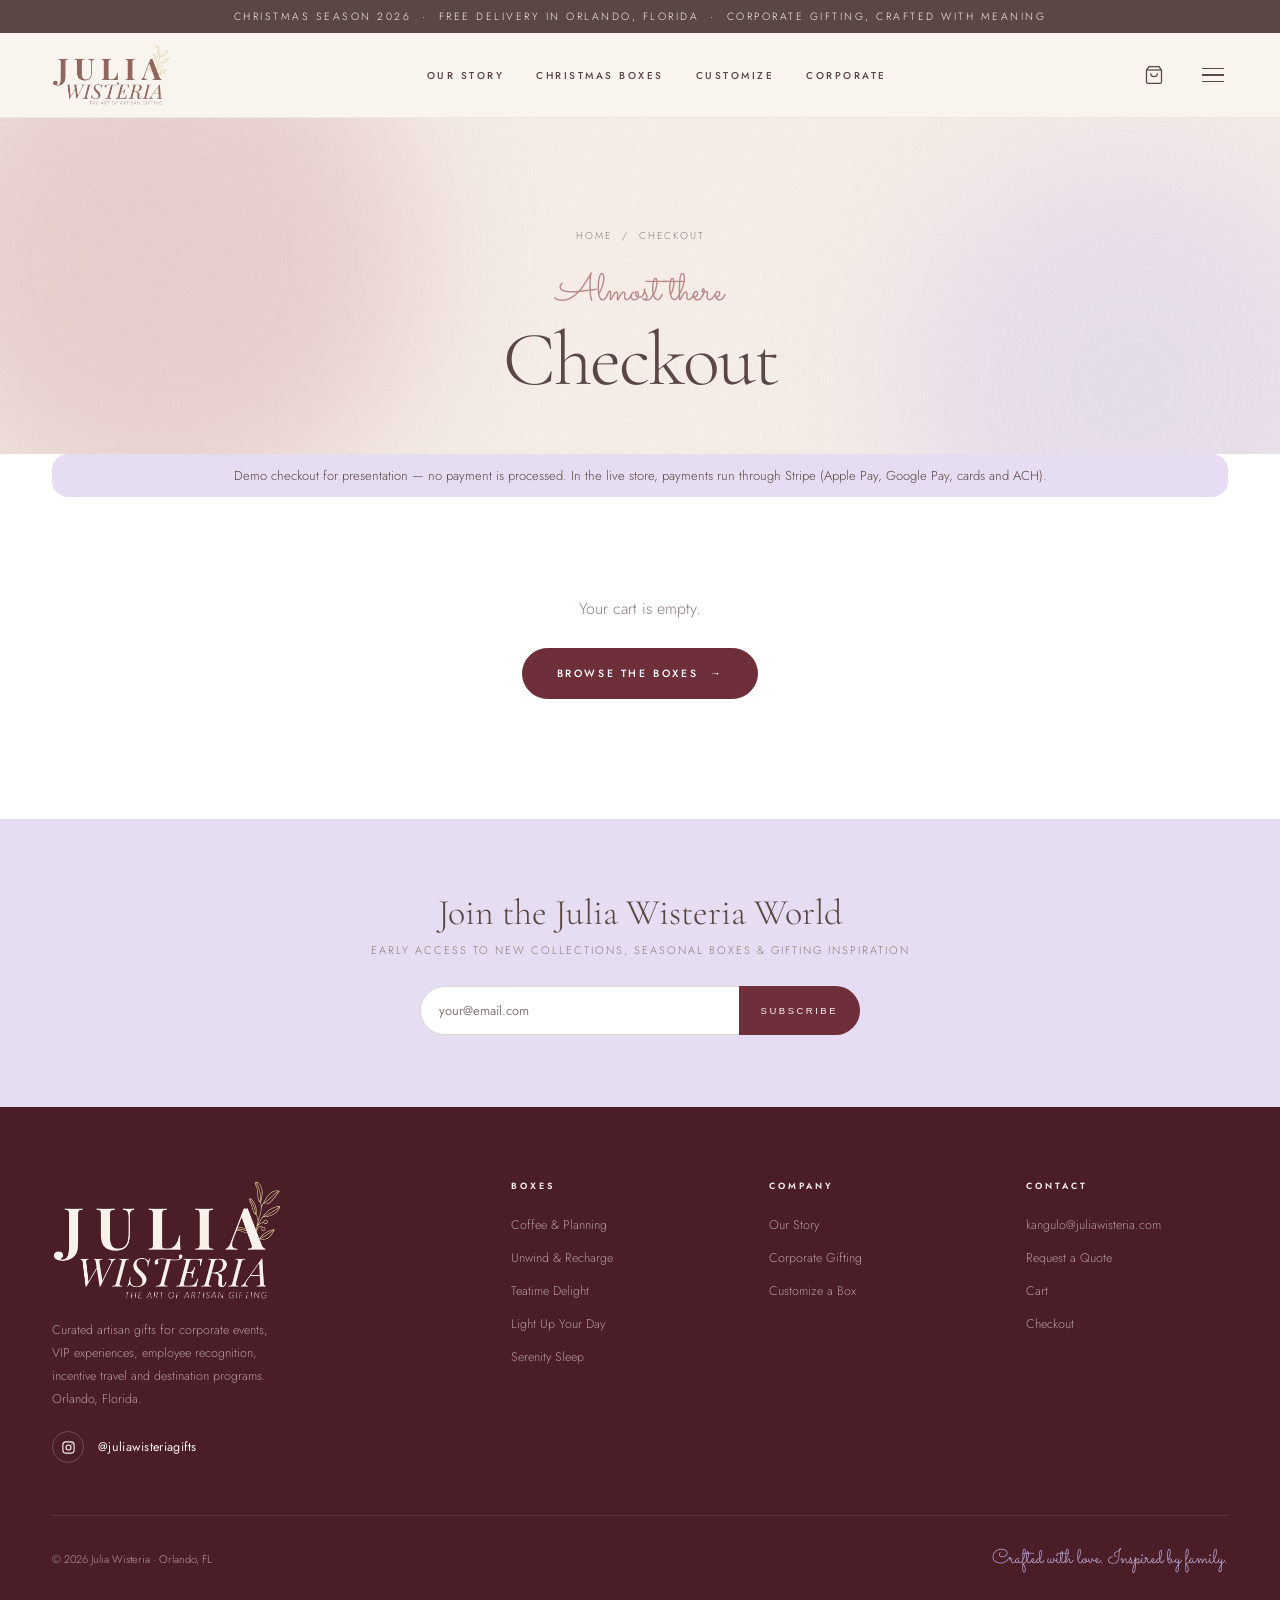
<file: checkout.html>
<!DOCTYPE html>
<html lang="en">
<head>
<meta charset="UTF-8">
<meta name="viewport" content="width=device-width, initial-scale=1.0">
<title>Checkout — Julia Wisteria</title>
<link href="https://fonts.googleapis.com/css2?family=Cormorant+Garamond:ital,wght@0,300;0,400;0,500;0,600;1,300;1,400&family=Sacramento&family=Jost:wght@300;400;500;600&display=swap" rel="stylesheet">
<style>
:root{
  --cream:#F9F2EB;--cream-d:#F0E6D9;--brown:#5A4642;--brown-l:#7A6460;
  --rose:#B88889;--rose-l:#D4B4B5;--lav:#A89A9E;--sage:#C1C099;
  --white:#fff;--muted:#8B7B78;
}
*,*::before,*::after{margin:0;padding:0;box-sizing:border-box}
html{scroll-behavior:smooth}
body{background:var(--white);color:var(--brown);font-family:'Jost',sans-serif;font-weight:300;overflow-x:hidden}
a{text-decoration:none;color:inherit}

/* ── ANNOUNCEMENT ── */
.ann{background:var(--brown);color:var(--cream);text-align:center;padding:9px;font-size:10.5px;letter-spacing:2.5px;text-transform:uppercase}
.ann b{color:var(--rose-l);font-weight:400}

/* ── HEADER ── */
.hdr-wrap{position:sticky;top:0;z-index:200;background:rgba(249,242,235,.97);backdrop-filter:blur(14px);border-bottom:1px solid rgba(90,70,66,.07)}
.hdr{max-width:1440px;margin:0 auto;padding:0 52px;height:74px;display:flex;align-items:center}
.logo{flex-shrink:0;margin-right:auto}
.logo-n{font-family:'Cormorant Garamond',serif;font-size:17px;font-weight:600;letter-spacing:4.5px;text-transform:uppercase;color:var(--brown);display:block;line-height:1}
.logo-t{font-family:'Sacramento',cursive;font-size:12px;color:var(--rose);display:block;margin-top:2px}
nav{display:flex;align-items:center;gap:32px;margin:0 auto}
nav a{font-size:10px;letter-spacing:2.5px;text-transform:uppercase;font-weight:500;color:var(--brown);transition:color .25s;white-space:nowrap}
nav a:hover{color:var(--rose)}
.icons{display:flex;align-items:center;gap:18px;margin-left:auto;flex-shrink:0}
.icons a,.icons button{background:none;border:none;cursor:pointer;color:var(--brown);display:flex;align-items:center;transition:color .25s}
.icons a:hover,.icons button:hover{color:var(--rose)}
.icons svg{width:20px;height:20px}
.cbadge{background:var(--rose);color:#fff;border-radius:50%;font-size:8px;font-weight:700;width:14px;height:14px;display:flex;align-items:center;justify-content:center;margin-left:-5px;margin-top:-12px}

/* ── HERO ── */
.hero{position:relative;height:90vh;min-height:600px;overflow:hidden;display:flex;align-items:center}
.hero-bg{position:absolute;inset:0;background:linear-gradient(120deg,#EDD9C6 0%,#DEC8B0 35%,#CEAE98 65%,#BAA088 100%)}
.hero-ov{position:absolute;inset:0;background:linear-gradient(90deg,rgba(40,28,26,.58) 0%,rgba(40,28,26,.22) 52%,transparent 78%)}
.hero-scene{position:absolute;right:0;top:0;width:62%;height:100%}
.hero-txt{position:relative;z-index:10;padding:0 80px;max-width:620px}
.h-eye{font-family:'Sacramento',cursive;font-size:34px;color:rgba(249,242,235,.85);display:block;margin-bottom:8px}
.h1{font-family:'Cormorant Garamond',serif;font-size:68px;font-weight:300;line-height:1.06;letter-spacing:-1px;color:#fff;margin-bottom:22px;text-shadow:0 2px 28px rgba(40,28,26,.45)}
.h1 em{font-style:italic;color:rgba(255,255,255,.82)}
.h-sub{font-size:11px;letter-spacing:2px;text-transform:uppercase;color:rgba(249,242,235,.72);line-height:2.1;max-width:380px;margin-bottom:36px}
.btns{display:flex;gap:14px}
.btn-w{background:#fff;color:var(--brown);padding:15px 40px;font-size:10px;letter-spacing:3px;text-transform:uppercase;font-weight:500;display:inline-block;transition:all .25s}
.btn-w:hover{background:var(--rose);color:#fff}
.btn-wg{border:1px solid rgba(255,255,255,.55);color:rgba(255,255,255,.85);padding:15px 38px;font-size:10px;letter-spacing:3px;text-transform:uppercase;font-weight:500;display:inline-block;transition:all .25s}
.btn-wg:hover{border-color:#fff;color:#fff}

/* ── TRUST BAR ── */
.trust{background:var(--brown);padding:12px 0;overflow:hidden}
.tt{display:flex;gap:56px;animation:sl 22s linear infinite;white-space:nowrap}
.ti{font-size:9.5px;letter-spacing:3px;text-transform:uppercase;color:var(--cream);display:flex;align-items:center;gap:12px}
.ti::before{content:'✦';color:var(--rose-l);font-size:7px}
@keyframes sl{from{transform:translateX(0)}to{transform:translateX(-50%)}}

/* ── PILLARS ── */
.pillars{display:grid;grid-template-columns:repeat(3,1fr);border-bottom:1px solid rgba(90,70,66,.08)}
.pill{padding:52px 48px;border-right:1px solid rgba(90,70,66,.08);transition:background .3s;cursor:pointer}
.pill:last-child{border-right:none}
.pill:hover{background:var(--cream)}
.pill-ico{width:38px;height:38px;margin-bottom:16px;color:var(--rose)}
.pill h3{font-family:'Cormorant Garamond',serif;font-size:24px;font-weight:400;margin-bottom:10px}
.pill p{font-size:12.5px;line-height:1.88;color:var(--muted);max-width:280px;margin-bottom:20px}
.pill-lk{font-size:9.5px;letter-spacing:2.5px;text-transform:uppercase;font-weight:600;border-bottom:1px solid var(--brown);padding-bottom:2px;display:inline-block;transition:color .25s,border-color .25s}
.pill-lk:hover{color:var(--rose);border-color:var(--rose)}

/* ── SECTION HEADER ── */
.sh{text-align:center;padding:80px 48px 52px}
.sh-eye{font-family:'Sacramento',cursive;font-size:28px;color:var(--rose);display:block;margin-bottom:4px}
.sh-h2{font-family:'Cormorant Garamond',serif;font-size:44px;font-weight:300;letter-spacing:-.5px;margin-bottom:12px}
.sh-p{font-size:11px;letter-spacing:2px;text-transform:uppercase;color:var(--muted);line-height:2}

/* ── COLLECTIONS TILES (4 col, demisdos style) ── */
.ctiles{display:grid;grid-template-columns:repeat(4,1fr);gap:16px;padding:0 48px 80px;max-width:1440px;margin:0 auto}
.ctile{position:relative;overflow:hidden;cursor:pointer;display:block}
.ctile-img{aspect-ratio:1;overflow:hidden;position:relative}
.ctile-img svg{width:100%;height:100%;display:block;transition:transform .6s ease}
.ctile:hover .ctile-img svg{transform:scale(1.05)}
.ctile-lbl{padding:14px 0 4px}
.ctile-name{font-family:'Cormorant Garamond',serif;font-size:18px;font-weight:400;margin-bottom:4px}
.ctile-sub{font-size:10px;letter-spacing:1.8px;text-transform:uppercase;color:var(--muted)}

/* ── PRODUCT GRID ── */
.pgrid{display:grid;grid-template-columns:repeat(3,1fr);gap:28px;padding:0 48px 16px;max-width:1440px;margin:0 auto}
.pcard{cursor:pointer}
.pimg{position:relative;overflow:hidden;aspect-ratio:3/4}
.pimg svg{width:100%;height:100%;display:block;transition:transform .7s ease}
.pcard:hover .pimg svg{transform:scale(1.04)}
.ptag{position:absolute;top:16px;left:16px;font-size:9px;letter-spacing:2px;text-transform:uppercase;padding:5px 11px;font-weight:500;z-index:2}
.tg-d{background:var(--brown);color:var(--cream)}
.tg-r{background:var(--rose);color:#fff}
.tg-s{background:var(--sage);color:var(--brown)}
.pinfo{padding:16px 2px 0}
.pname{font-family:'Cormorant Garamond',serif;font-size:20px;font-weight:400;margin-bottom:4px}
.psub{font-size:9.5px;letter-spacing:1.8px;text-transform:uppercase;color:var(--muted);margin-bottom:8px}
.pprice{font-family:'Cormorant Garamond',serif;font-size:18px;font-weight:500}
.view-all{text-align:center;padding:48px 0 80px}
.btn-b{background:var(--brown);color:var(--cream);padding:15px 44px;font-size:10px;letter-spacing:3px;text-transform:uppercase;font-weight:500;display:inline-block;transition:background .25s}
.btn-b:hover{background:var(--rose)}

/* ── FEATURED PRODUCT ── */
.feat{display:grid;grid-template-columns:1.15fr 1fr;background:var(--cream)}
.feat-vis{position:relative;overflow:hidden;min-height:580px;display:flex;align-items:center;justify-content:center;padding:60px;background:linear-gradient(145deg,#EAD6C2,#D8C0A8,#C6AA90)}
.feat-content{padding:80px 72px 80px 60px;display:flex;flex-direction:column;justify-content:center}
.feat-badge{display:flex;align-items:center;gap:8px;margin-bottom:20px}
.feat-dot{width:6px;height:6px;background:var(--rose);border-radius:50%}
.feat-badge span{font-size:9.5px;letter-spacing:2.5px;text-transform:uppercase;color:var(--muted);font-weight:500}
.feat-script{font-family:'Sacramento',cursive;font-size:28px;color:var(--rose);display:block;margin-bottom:4px}
.feat-h2{font-family:'Cormorant Garamond',serif;font-size:44px;font-weight:300;line-height:1.12;letter-spacing:-.5px;margin-bottom:18px}
.feat-p{font-size:13.5px;line-height:1.95;color:var(--muted);margin-bottom:22px;max-width:400px}
.feat-inc h4{font-size:9px;letter-spacing:2.5px;text-transform:uppercase;font-weight:600;margin-bottom:12px}
.feat-item{display:flex;align-items:center;gap:10px;margin-bottom:8px}
.fid{width:4px;height:4px;background:var(--rose);border-radius:50%;flex-shrink:0}
.feat-item span{font-size:12.5px;color:var(--muted)}
.feat-price{font-family:'Cormorant Garamond',serif;font-size:30px;font-weight:500;margin:22px 0}
.feat-btns{display:flex;gap:12px}
.btn-br{background:var(--brown);color:var(--cream);padding:15px 36px;font-size:10px;letter-spacing:3px;text-transform:uppercase;font-weight:500;display:inline-block;transition:background .25s}
.btn-br:hover{background:var(--rose)}
.btn-ol{border:1px solid var(--brown);color:var(--brown);padding:15px 36px;font-size:10px;letter-spacing:3px;text-transform:uppercase;font-weight:500;display:inline-block;transition:all .25s}
.btn-ol:hover{background:var(--brown);color:var(--cream)}

/* ── ABOUT ── */
.about{display:grid;grid-template-columns:1fr 1fr}
.about-vis{min-height:500px;background:linear-gradient(145deg,#CABAAE,#B8A49A,#A89086);position:relative;display:flex;align-items:center;justify-content:center;overflow:hidden}
.about-txt{padding:80px;background:var(--cream-d);display:flex;flex-direction:column;justify-content:center}
.ab-eye{font-family:'Sacramento',cursive;font-size:28px;color:var(--rose);display:block;margin-bottom:6px}
.ab-h2{font-family:'Cormorant Garamond',serif;font-size:42px;font-weight:300;line-height:1.12;margin-bottom:18px}
.ab-h2 em{font-style:italic;color:var(--brown-l)}
.ab-p{font-size:13.5px;line-height:1.95;color:var(--muted);max-width:400px;margin-bottom:28px}
.stats{display:flex;gap:44px;margin-bottom:32px}
.sn{font-family:'Cormorant Garamond',serif;font-size:38px;font-weight:300;color:var(--brown);display:block;line-height:1}
.sl{font-size:9.5px;letter-spacing:2px;text-transform:uppercase;color:var(--muted);display:block;margin-top:4px}

/* ── TESTIMONIALS ── */
.testi{background:var(--white);padding:88px 0}
.tgrid{display:grid;grid-template-columns:repeat(3,1fr);gap:1px;background:rgba(90,70,66,.08);margin-top:52px}
.tc{background:var(--white);padding:40px 36px;position:relative}
.tc::before{content:'\201C';font-family:'Cormorant Garamond',serif;font-size:80px;font-weight:300;color:rgba(184,136,137,.13);position:absolute;top:-6px;left:22px;line-height:1;pointer-events:none}
.ts{color:var(--sage);font-size:12px;letter-spacing:3px;margin-bottom:16px}
.tq{font-family:'Cormorant Garamond',serif;font-size:17px;font-weight:300;line-height:1.78;color:var(--brown);font-style:italic;margin-bottom:20px}
.ta{font-size:10px;letter-spacing:2.5px;text-transform:uppercase;color:var(--muted)}

/* ── CORPORATE CTA ── */
.corp{background:var(--brown);padding:96px 48px;text-align:center;position:relative;overflow:hidden}
.corp::before{content:'';position:absolute;inset:0;background:radial-gradient(ellipse at 25% 50%,rgba(184,136,137,.12) 0%,transparent 65%),radial-gradient(ellipse at 75% 50%,rgba(193,192,153,.08) 0%,transparent 65%)}
.corp>*{position:relative;z-index:1}
.c-eye{font-family:'Sacramento',cursive;font-size:30px;color:var(--sage);display:block;margin-bottom:8px}
.c-h2{font-family:'Cormorant Garamond',serif;font-size:48px;font-weight:300;color:var(--cream);letter-spacing:-.5px;margin-bottom:16px}
.c-p{font-size:13px;line-height:1.9;color:rgba(249,242,235,.62);max-width:560px;margin:0 auto 36px}
.c-btns{display:flex;gap:14px;justify-content:center}
.btn-ro{background:var(--rose);color:#fff;padding:15px 40px;font-size:10px;letter-spacing:3px;text-transform:uppercase;font-weight:500;display:inline-block;transition:background .25s}
.btn-ro:hover{background:#9e7373}
.btn-gl{border:1px solid rgba(249,242,235,.4);color:rgba(249,242,235,.8);padding:15px 40px;font-size:10px;letter-spacing:3px;text-transform:uppercase;font-weight:500;display:inline-block;transition:all .25s}
.btn-gl:hover{border-color:var(--cream);color:var(--cream)}

/* ── NEWSLETTER ── */
.nl{background:var(--cream);padding:72px 48px;text-align:center}
.nl-h{font-family:'Cormorant Garamond',serif;font-size:36px;font-weight:300;margin-bottom:8px}
.nl-p{font-size:11px;letter-spacing:2px;text-transform:uppercase;color:var(--muted);margin-bottom:28px}
.nl-form{display:flex;max-width:440px;margin:0 auto}
.nl-i{flex:1;border:1px solid rgba(90,70,66,.2);border-right:none;padding:14px 18px;font-family:'Jost',sans-serif;font-size:13px;color:var(--brown);background:var(--white);outline:none}
.nl-i::placeholder{color:var(--muted)}
.nl-btn{background:var(--brown);color:var(--cream);border:none;padding:14px 22px;font-size:9.5px;letter-spacing:2.5px;text-transform:uppercase;font-weight:500;cursor:pointer;transition:background .25s;white-space:nowrap}
.nl-btn:hover{background:var(--rose)}

/* ── FOOTER ── */
footer{background:var(--cream-d);padding:72px 52px 36px}
.fg{max-width:1440px;margin:0 auto;display:grid;grid-template-columns:2fr 1fr 1fr 1fr;gap:56px;padding-bottom:52px;border-bottom:1px solid rgba(90,70,66,.1)}
.fb-n{font-family:'Cormorant Garamond',serif;font-size:16px;font-weight:600;letter-spacing:4px;text-transform:uppercase;color:var(--brown);display:block;line-height:1}
.fb-t{font-family:'Sacramento',cursive;font-size:14px;color:var(--rose);display:block;margin:3px 0 16px}
.fb-p{font-size:12.5px;line-height:1.85;color:var(--muted);max-width:218px;margin-bottom:20px}
.fsoc{display:flex;gap:10px}
.fsoc a{width:32px;height:32px;border:1px solid rgba(90,70,66,.18);display:flex;align-items:center;justify-content:center;font-size:10px;font-weight:700;color:var(--brown);transition:all .25s}
.fsoc a:hover{background:var(--brown);color:var(--cream)}
.fc h4{font-size:9px;letter-spacing:3px;text-transform:uppercase;font-weight:600;color:var(--brown);margin-bottom:20px}
.fc ul{list-style:none}
.fc li{margin-bottom:10px}
.fc a{font-size:12.5px;color:var(--muted);transition:color .25s}
.fc a:hover{color:var(--brown)}
.fbot{max-width:1440px;margin:0 auto;padding-top:28px;display:flex;justify-content:space-between;align-items:center}
.fcp{font-size:11px;color:var(--muted)}
.flo{font-family:'Sacramento',cursive;font-size:20px;color:var(--rose)}

/* ── PAYMENT ICONS ── */
.pay{display:flex;gap:8px;margin-top:16px}
.pay span{border:1px solid rgba(90,70,66,.15);border-radius:3px;padding:4px 8px;font-size:9px;letter-spacing:1px;color:var(--muted);font-weight:500}

/* ── HAMBURGER BUTTON ── */
.ham{display:none;flex-direction:column;gap:5px;background:none;border:none;cursor:pointer;padding:4px;margin-left:16px}
.ham span{display:block;width:22px;height:1.5px;background:var(--brown);transition:all .3s}
.ham.open span:nth-child(1){transform:translateY(6.5px) rotate(45deg)}
.ham.open span:nth-child(2){opacity:0}
.ham.open span:nth-child(3){transform:translateY(-6.5px) rotate(-45deg)}

/* Mobile nav overlay */
.mob-nav{display:none;position:fixed;inset:0;z-index:190;background:rgba(249,242,235,.98);backdrop-filter:blur(16px);flex-direction:column;align-items:center;justify-content:center;gap:36px}
.mob-nav.open{display:flex}
.mob-nav a{font-family:'Cormorant Garamond',serif;font-size:32px;font-weight:300;color:var(--brown);letter-spacing:1px;transition:color .25s}
.mob-nav a:hover{color:var(--rose)}
.mob-nav-close{position:absolute;top:24px;right:24px;background:none;border:none;cursor:pointer;font-size:28px;color:var(--brown);line-height:1}

/* ════════════════════════════════════════
   RESPONSIVE — TABLET (≤1024px)
════════════════════════════════════════ */
@media(max-width:1024px){
  /* Header */
  .hdr{padding:0 32px}
  nav{display:none}
  .ham{display:flex}
  .icons a:first-child,.icons a:nth-child(2){display:none}

  /* Hero */
  .hero{height:72vh;min-height:520px}
  .hero-txt{padding:0 48px;max-width:520px}
  .h1{font-size:54px}
  .hero-scene{width:52%}

  /* Pillars */
  .pillars{grid-template-columns:1fr}
  .pill{border-right:none;border-bottom:1px solid rgba(90,70,66,.08);padding:40px 36px}
  .pill:last-child{border-bottom:none}

  /* Collections */
  .ctiles{grid-template-columns:repeat(2,1fr);padding:0 32px 60px}

  /* Products */
  .pgrid{grid-template-columns:repeat(2,1fr);gap:20px;padding:0 32px 16px}

  /* Featured */
  .feat{grid-template-columns:1fr}
  .feat-vis{min-height:400px}
  .feat-content{padding:52px 48px}

  /* About */
  .about{grid-template-columns:1fr}
  .about-vis{min-height:320px}
  .about-txt{padding:56px 48px}

  /* Testimonials */
  .tgrid{grid-template-columns:1fr}

  /* Corporate */
  .corp{padding:72px 36px}
  .c-h2{font-size:38px}

  /* Section headers */
  .sh{padding:60px 32px 40px}
  .sh-h2{font-size:36px}

  /* Footer */
  footer{padding:56px 36px 32px}
  .fg{grid-template-columns:1fr 1fr;gap:40px}
}

/* ════════════════════════════════════════
   RESPONSIVE — MOBILE (≤768px)
════════════════════════════════════════ */
@media(max-width:768px){
  /* Announcement */
  .ann{font-size:9px;letter-spacing:1.5px;padding:8px 16px}

  /* Header */
  .hdr{padding:0 20px;height:64px}
  .logo-n{font-size:14px;letter-spacing:3px}
  .logo-t{font-size:11px}

  /* Hero */
  .hero{height:auto;min-height:0;padding:100px 0 60px}
  .hero-bg{background:linear-gradient(160deg,#DEC8B0 0%,#CEAE98 50%,#BAA088 100%)}
  .hero-ov{background:linear-gradient(180deg,rgba(40,28,26,.5) 0%,rgba(40,28,26,.35) 100%)}
  .hero-scene{display:none}
  .hero-txt{padding:0 24px;max-width:100%}
  .h-eye{font-size:26px}
  .h1{font-size:42px;letter-spacing:-.5px}
  .h-sub{font-size:10px;max-width:100%;margin-bottom:28px}
  .btns{flex-direction:column;gap:10px;max-width:260px}
  .btn-w,.btn-wg{padding:14px 24px;text-align:center;font-size:9.5px}

  /* Trust bar */
  .trust{padding:10px 0}
  .ti{font-size:8.5px;letter-spacing:2px}

  /* Pillars */
  .pill{padding:32px 24px}
  .pill h3{font-size:22px}

  /* Section headers */
  .sh{padding:52px 20px 36px}
  .sh-eye{font-size:24px}
  .sh-h2{font-size:30px}
  .sh-p{font-size:10px;letter-spacing:1.5px}

  /* Collections tiles */
  .ctiles{grid-template-columns:repeat(2,1fr);gap:10px;padding:0 20px 52px}
  .ctile-name{font-size:15px}

  /* Product grid */
  .pgrid{grid-template-columns:repeat(2,1fr);gap:14px;padding:0 20px 16px}
  .pname{font-size:16px}
  .pprice{font-size:15px}
  .view-all{padding:36px 0 52px}

  /* Featured */
  .feat{grid-template-columns:1fr}
  .feat-vis{min-height:280px}
  .feat-content{padding:40px 24px}
  .feat-h2{font-size:34px}
  .feat-p{font-size:13px}
  .feat-price{font-size:26px}
  .feat-btns{flex-direction:column;gap:10px}
  .btn-br,.btn-ol{padding:14px 24px;text-align:center}

  /* About */
  .about{grid-template-columns:1fr}
  .about-vis{min-height:200px}
  .about-txt{padding:40px 24px}
  .ab-h2{font-size:32px}
  .ab-p{font-size:13px}
  .stats{gap:28px}
  .sn{font-size:30px}

  /* Testimonials */
  .testi{padding:52px 0}
  .tgrid{grid-template-columns:1fr}
  .tc{padding:32px 24px}

  /* Corporate CTA */
  .corp{padding:56px 24px}
  .c-eye{font-size:24px}
  .c-h2{font-size:30px}
  .c-p{font-size:12.5px}
  .c-btns{flex-direction:column;align-items:center;gap:10px}
  .btn-ro,.btn-gl{padding:14px 32px;text-align:center;width:100%;max-width:280px}

  /* Newsletter */
  .nl{padding:52px 24px}
  .nl-h{font-size:28px}
  .nl-form{flex-direction:column;max-width:320px}
  .nl-i{border-right:1px solid rgba(90,70,66,.2);border-bottom:none}
  .nl-btn{padding:14px;font-size:9px}

  /* Footer */
  footer{padding:48px 20px 28px}
  .fg{grid-template-columns:1fr 1fr;gap:32px;padding-bottom:40px}
  .fb-n{font-size:14px}
  .fbot{flex-direction:column;gap:12px;text-align:center}
}

/* ════════════════════════════════════════
   RESPONSIVE — SMALL MOBILE (≤480px)
════════════════════════════════════════ */
@media(max-width:480px){
  .h1{font-size:36px}
  .ctiles{grid-template-columns:1fr}
  .pgrid{grid-template-columns:1fr;max-width:340px;margin:0 auto}
  .sh-h2{font-size:26px}
  .fg{grid-template-columns:1fr}
  .stats{flex-wrap:wrap;gap:20px}
}
</style>
<link rel="stylesheet" href="assets/motion.css?v=aedae496">
<link rel="icon" type="image/png" sizes="32x32" href="assets/brand/favicon-32.png">
<link rel="icon" type="image/png" sizes="192x192" href="assets/brand/favicon-192.png">
<link rel="apple-touch-icon" href="assets/brand/apple-touch-icon.png">
<meta name="theme-color" content="#F9F2EB">
<style id="critical">.mdl,.drw,.paysh,.jwt{position:fixed}.mdl:not(.open){visibility:hidden;pointer-events:none}.mdl img,.jwt img{max-width:100%}</style>
</head>
<body>
<div class="progress"></div><div class="glow"></div><div class="fall" aria-hidden="true"></div>
<div class="ann">Christmas Season 2026 &nbsp;<b>·</b>&nbsp; Free delivery in Orlando, Florida &nbsp;<b>·</b>&nbsp; Corporate gifting, crafted with meaning</div>
<div class="hdr-wrap"><div class="hdr">
  <div class="logo"><a href="julia-wisteria.html" aria-label="Julia Wisteria — Home"><img class="logo-img" src="assets/brand/logo-julia-wisteria.png" alt="Julia Wisteria — The Art of Artisan Gifting" width="900" height="472"></a></div>
  <nav><a href="about.html">Our Story</a><a href="shop.html">Christmas Boxes</a><a href="build.html">Customize</a><a href="corporate.html">Corporate</a></nav>
  <div class="icons">
    <a href="cart.html" id="cartlink" aria-label="Cart" style="display:flex;align-items:flex-start">
      <svg viewBox="0 0 24 24" fill="none" stroke="currentColor" stroke-width="1.5"><path d="M6 2L3 6v14a2 2 0 002 2h14a2 2 0 002-2V6l-3-4z"/><line x1="3" y1="6" x2="21" y2="6"/><path d="M16 10a4 4 0 01-8 0"/></svg>
      <span class="cbadge" id="qbadge" style="display:none">0</span>
    </a>
    <button class="ham" id="ham" aria-label="Menu"><span></span><span></span><span></span></button>
  </div>
</div></div>
<div class="mob-nav" id="mob-nav"><button class="mob-nav-close" id="mob-close">✕</button><a href="julia-wisteria.html" onclick="closeMobNav()">Home</a><a href="about.html" onclick="closeMobNav()">Our Story</a><a href="shop.html" onclick="closeMobNav()">Christmas Boxes</a><a href="build.html" onclick="closeMobNav()">Customize</a><a href="corporate.html" onclick="closeMobNav()">Corporate</a><a href="cart.html" onclick="closeMobNav()">Cart</a></div>
<section class="ph" style="padding-bottom:30px">
  <div class="x-hero-bg"><div class="blob b1"></div><div class="blob b2"></div><div class="grain"></div></div>
  <div class="crumbs rv"><a href="julia-wisteria.html">Home</a> &nbsp;/&nbsp; Checkout</div>
  <span class="x-script rv">Almost there</span>
  <h1 class="x-h1 split">Checkout</h1>
</section>
<div class="wrap">
  <p class="demo-note rv">Demo checkout for presentation — no payment is processed. In the live store, payments run through Stripe (Apple Pay, Google Pay, cards and ACH).</p>
  <div class="empty x-hide" id="em"><p>Your cart is empty.</p><a href="shop.html" class="btn-x solid">Browse the boxes <span class="ar">→</span></a></div>
  <form class="co" id="co">
    <div>
      <div class="co-s rv"><h3>Express checkout</h3><div id="xp"></div></div>
      <div class="co-s rv">
        <h3>Contact &amp; delivery</h3>
        <div class="co-g">
          <div><label>First name</label><input class="field" required></div>
          <div><label>Last name</label><input class="field" required></div>
          <div class="full"><label>Company (optional)</label><input class="field"></div>
          <div><label>Email</label><input class="field" type="email" required></div>
          <div><label>Phone</label><input class="field" type="tel"></div>
          <div class="full"><label>Street address</label><input class="field" required placeholder="House number and street name"></div>
          <div><label>City</label><input class="field" required></div>
          <div><label>State</label><select class="field"><option>Florida</option><option>Alabama</option><option>Arizona</option><option>California</option><option>Colorado</option><option>Georgia</option><option>Illinois</option><option>Massachusetts</option><option>Michigan</option><option>Nevada</option><option>New Jersey</option><option>New York</option><option>North Carolina</option><option>Ohio</option><option>Pennsylvania</option><option>South Carolina</option><option>Tennessee</option><option>Texas</option><option>Virginia</option><option>Washington</option><option>Other</option></select></div>
          <div><label>ZIP code</label><input class="field" required inputmode="numeric"></div>
          <div><label>Needed by</label><input class="field" type="date"></div>
          <div class="full"><label>Order notes (optional)</label><textarea class="field" rows="3" placeholder="Gift message, delivery instructions…"></textarea></div>
        </div>
      </div>
      <div class="co-s rv">
        <h3>Payment</h3>
        <label class="pm"><span><input type="radio" name="pm" value="card" checked> Credit / Debit card <em>VISA · MC · AMEX</em></span>
          <div class="pm-b co-g"><div class="full"><label>Card number</label><input class="field" placeholder="4242 4242 4242 4242 (demo — do not use a real card)" autocomplete="off"></div><div><label>Expiry</label><input class="field" placeholder="MM / YY" autocomplete="off"></div><div><label>CVC</label><input class="field" placeholder="123" autocomplete="off"></div></div></label>
        <label class="pm"><span><input type="radio" name="pm" value="ach"> ACH Direct Debit <em>US bank account</em></span>
          <div class="pm-b"><p>Pay directly from your bank account. You will connect your bank securely through Stripe — ideal for large corporate orders.</p></div></label>
        <label class="pm"><span><input type="radio" name="pm" value="wire"> Wire transfer <em>Corporate orders</em></span>
          <div class="pm-b"><p>We will email our bank details. Your order ships once funds clear.</p></div></label>
      </div>
    </div>
    <aside class="tot rv">
      <h3>Your order</h3>
      <div id="sum"></div>
      <div class="tot-r"><span>Shipping</span><span>Free delivery in Orlando, FL</span></div>
      <div class="tot-r big"><span>Total</span><span id="tt"></span></div>
      <label style="display:flex;gap:10px;align-items:flex-start;font-size:13px;margin:14px 0 6px;cursor:pointer"><input type="checkbox" required style="accent-color:var(--wine);margin-top:3px"> I have read and agree to the terms and conditions</label>
      <button type="submit" class="btn-x solid">Place order <span class="ar">→</span></button>
      <small>Secure payments powered by Stripe</small>
    </aside>
  </form>
  <div class="co-ok" id="ok"><span class="x-script">Thank you</span><h2 class="sec-h">Your order is confirmed.</h2><p style="color:var(--muted);margin-bottom:8px" id="okmsg"></p><p style="color:var(--muted);margin-bottom:28px">Demo — no payment was processed.</p><a href="julia-wisteria.html" class="btn-x solid">Back to home <span class="ar">→</span></a></div>
</div>
<div class="nl">
  <h3 class="nl-h">Join the Julia Wisteria World</h3>
  <p class="nl-p">Early access to new collections, seasonal boxes &amp; gifting inspiration</p>
  <div class="nl-form"><input class="nl-i" type="email" placeholder="your@email.com" aria-label="Email"><button class="nl-btn">Subscribe</button></div>
</div>
<footer>
  <div class="fg">
    <div>
      <img class="fb-logo" src="assets/brand/logo-julia-wisteria-light.png" alt="Julia Wisteria — The Art of Artisan Gifting" width="900" height="472" loading="lazy">
      <p class="fb-p">Curated artisan gifts for corporate events, VIP experiences, employee recognition, incentive travel and destination programs. Orlando, Florida.</p>
      <div class="fsoc"><a href="https://www.instagram.com/juliawisteriagifts/" target="_blank" rel="noopener" aria-label="Instagram @juliawisteriagifts"><svg viewBox="0 0 24 24" width="15" height="15" fill="none" stroke="currentColor" stroke-width="1.8"><rect x="3" y="3" width="18" height="18" rx="5"/><circle cx="12" cy="12" r="4"/><circle cx="17.5" cy="6.5" r="1" fill="currentColor" stroke="none"/></svg></a><a class="fsoc-t" href="https://www.instagram.com/juliawisteriagifts/" target="_blank" rel="noopener">@juliawisteriagifts</a></div>
    </div>
    <div class="fc"><h4>Boxes</h4><ul><li><a href="product.html?box=0">Coffee &amp; Planning</a></li><li><a href="product.html?box=1">Unwind &amp; Recharge</a></li><li><a href="product.html?box=2">Teatime Delight</a></li><li><a href="product.html?box=3">Light Up Your Day</a></li><li><a href="product.html?box=4">Serenity Sleep</a></li></ul></div>
    <div class="fc"><h4>Company</h4><ul><li><a href="about.html">Our Story</a></li><li><a href="corporate.html">Corporate Gifting</a></li><li><a href="build.html">Customize a Box</a></li></ul></div>
    <div class="fc"><h4>Contact</h4><ul><li><a href="mailto:kangulo@juliawisteria.com">kangulo@juliawisteria.com</a></li><li><a href="corporate.html#quote">Request a Quote</a></li><li><a href="cart.html">Cart</a></li><li><a href="checkout.html">Checkout</a></li></ul></div>
  </div>
  <div class="fbot"><span class="fcp">© 2026 Julia Wisteria · Orlando, FL</span><span class="flo">Crafted with love. Inspired by family.</span></div>
</footer>
<script src="assets/site.js?v=ca823141"></script>
<script src="assets/motion.js?v=cc7d9c39"></script>
<script>
(function(){
  var f=document.getElementById('co');
  function done(how){var n='JW-'+(1000+Math.floor(Math.random()*9000));
    document.getElementById('okmsg').textContent='Order '+n+' · '+JW.money(JW.subtotal())+' · paid with '+how+'.';
    f.style.display='none';document.querySelector('.demo-note').style.display='none';document.getElementById('ok').classList.add('on');JW.set([]);scrollTo({top:0,behavior:'smooth'})}
  var paid=new URLSearchParams(location.search).get('paid');
  if(!JW.get().length&&!paid){f.style.display='none';document.getElementById('em').classList.remove('x-hide');return}
  document.getElementById('sum').innerHTML=JW.get().map(function(x){var b=BOXES[x.id];return '<div class="tot-r"><span>'+JW.esc(b.t)+' × '+x.qty+'</span><b>'+JW.money(b.price*x.qty)+'</b></div>'}).join('');
  document.getElementById('tt').textContent=JW.money(JW.subtotal());
  JW.express(document.getElementById('xp'),JW.subtotal,done);
  if(paid){done(paid);return}
  f.addEventListener('submit',function(e){e.preventDefault();var m=f.querySelector('input[name=pm]:checked').value;done({card:'card',ach:'ACH Direct Debit',wire:'wire transfer'}[m])});
})();
</script>
</body>
</html>
</file>
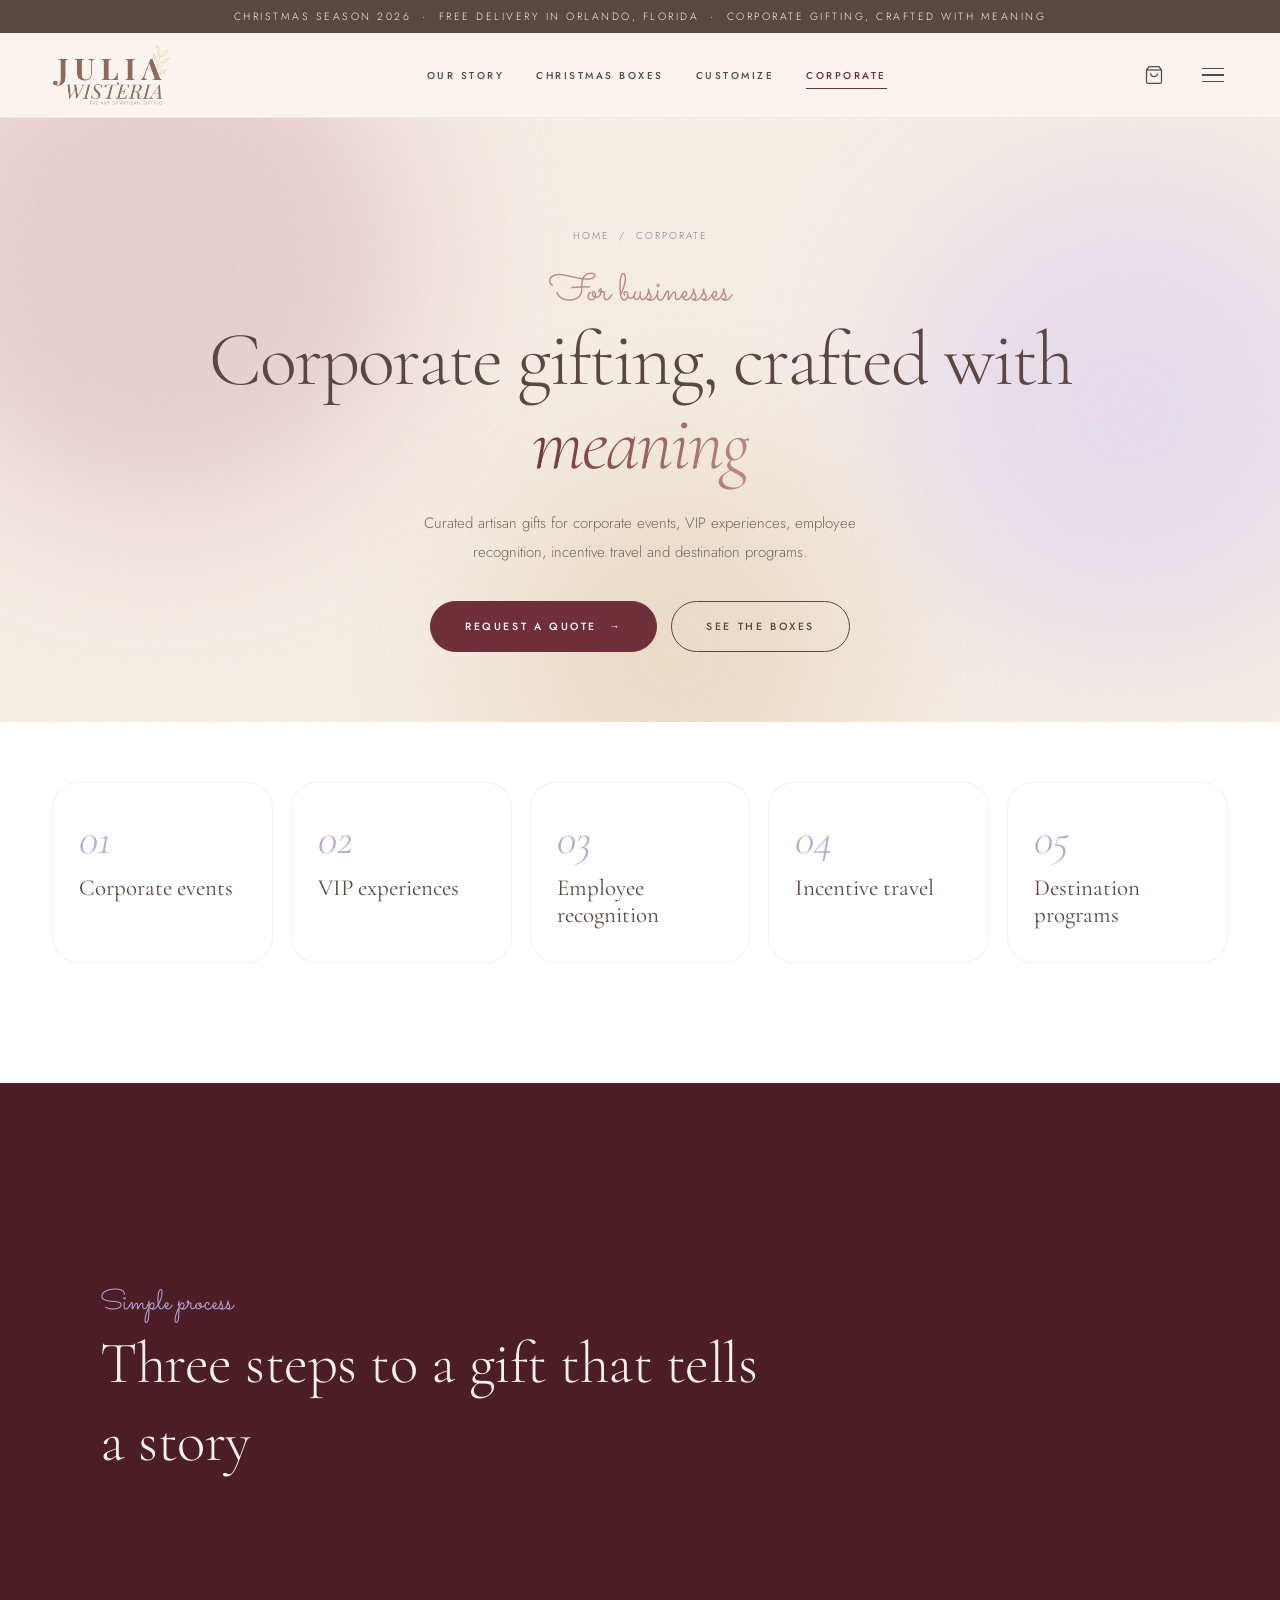
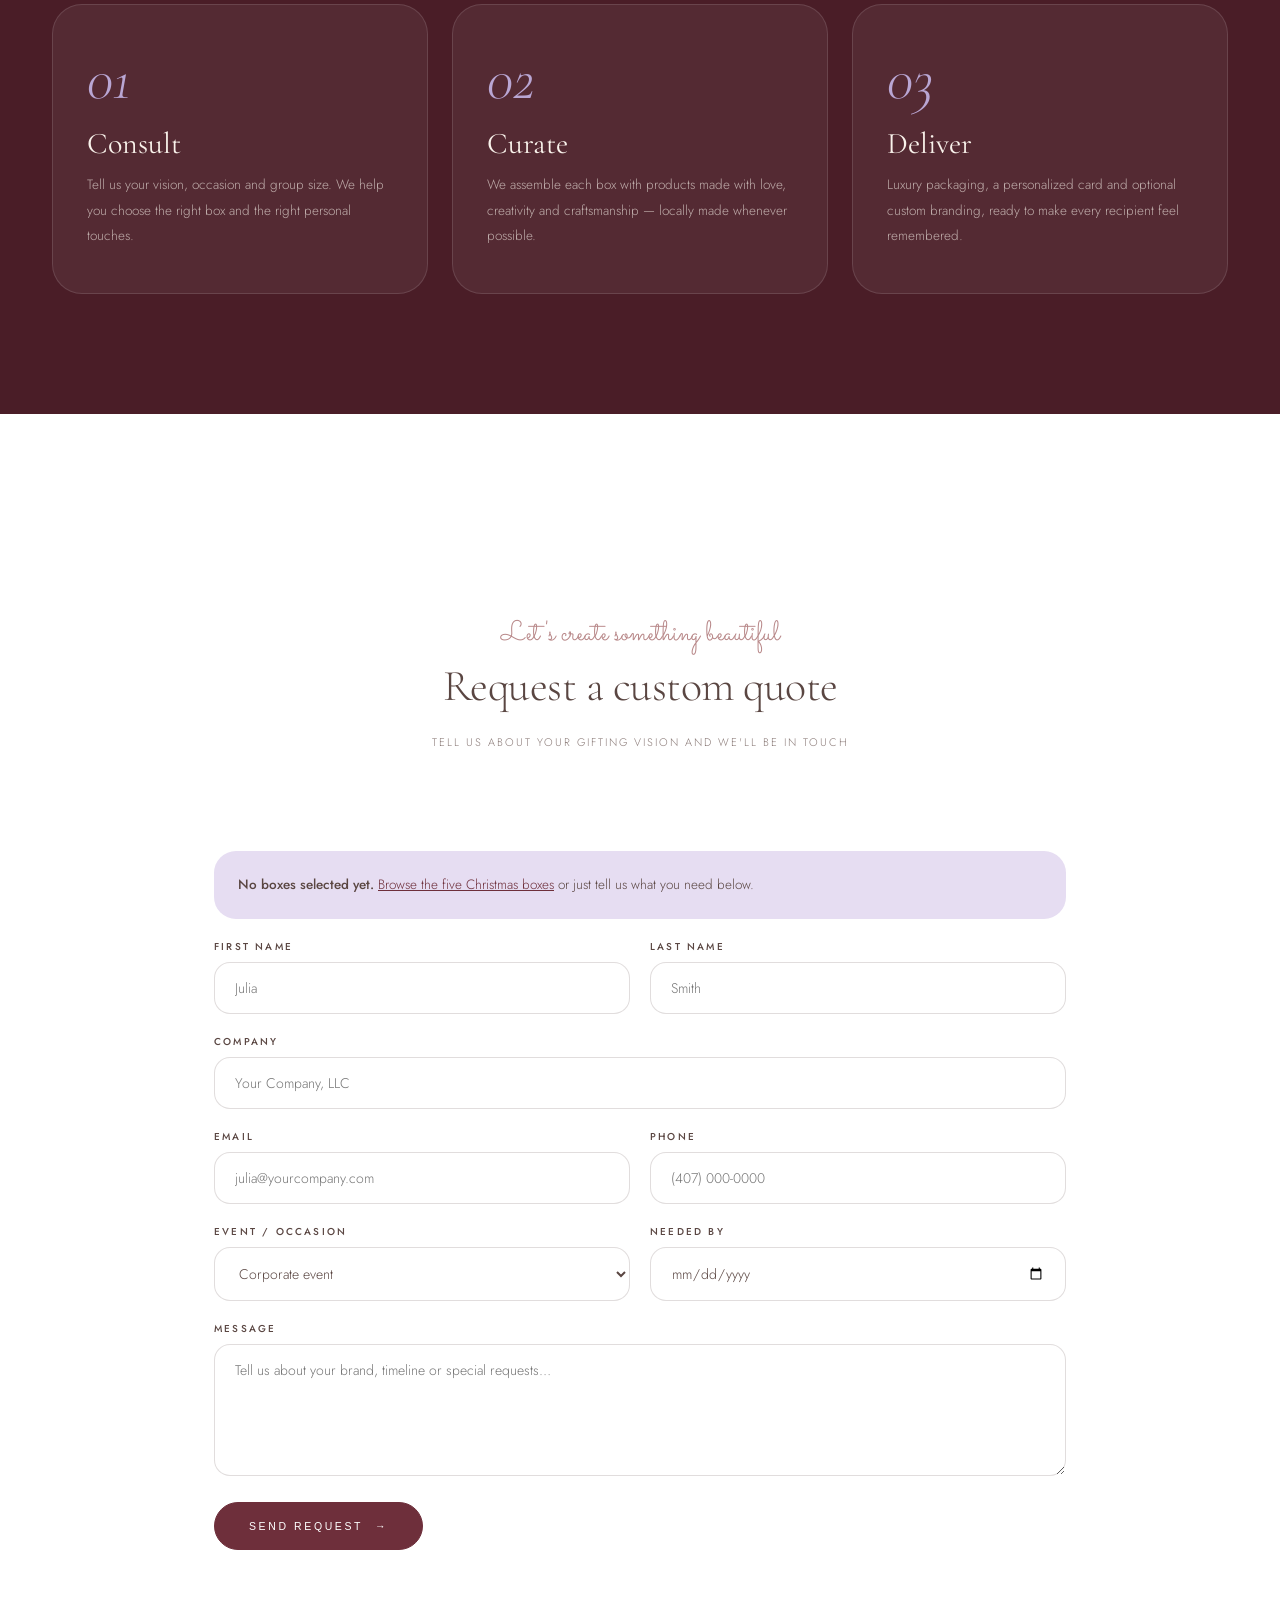
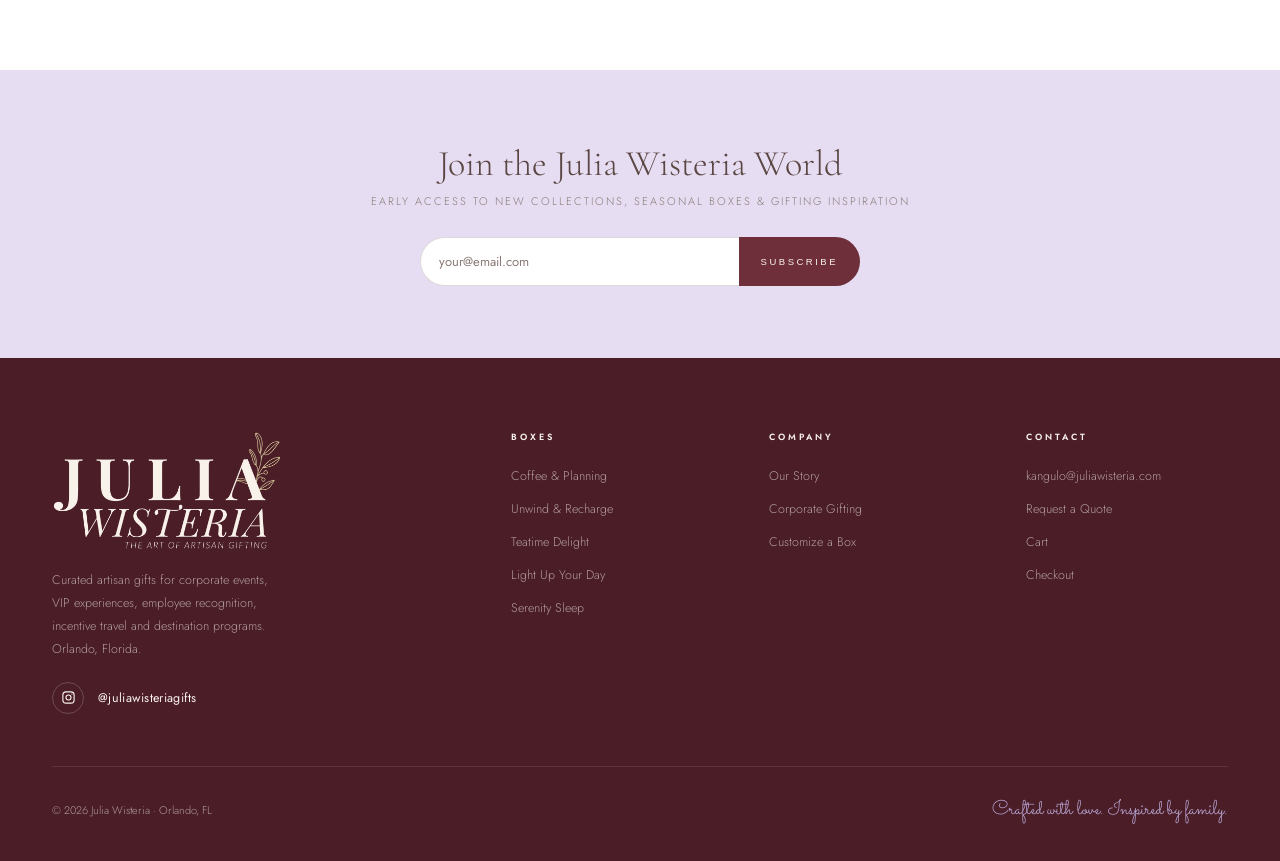
<file: corporate.html>
<!DOCTYPE html>
<html lang="en">
<head>
<meta charset="UTF-8">
<meta name="viewport" content="width=device-width, initial-scale=1.0">
<title>Corporate Gifting — Julia Wisteria</title>
<link href="https://fonts.googleapis.com/css2?family=Cormorant+Garamond:ital,wght@0,300;0,400;0,500;0,600;1,300;1,400&family=Sacramento&family=Jost:wght@300;400;500;600&display=swap" rel="stylesheet">
<style>
:root{
  --cream:#F9F2EB;--cream-d:#F0E6D9;--brown:#5A4642;--brown-l:#7A6460;
  --rose:#B88889;--rose-l:#D4B4B5;--lav:#A89A9E;--sage:#C1C099;
  --white:#fff;--muted:#8B7B78;
}
*,*::before,*::after{margin:0;padding:0;box-sizing:border-box}
html{scroll-behavior:smooth}
body{background:var(--white);color:var(--brown);font-family:'Jost',sans-serif;font-weight:300;overflow-x:hidden}
a{text-decoration:none;color:inherit}

/* ── ANNOUNCEMENT ── */
.ann{background:var(--brown);color:var(--cream);text-align:center;padding:9px;font-size:10.5px;letter-spacing:2.5px;text-transform:uppercase}
.ann b{color:var(--rose-l);font-weight:400}

/* ── HEADER ── */
.hdr-wrap{position:sticky;top:0;z-index:200;background:rgba(249,242,235,.97);backdrop-filter:blur(14px);border-bottom:1px solid rgba(90,70,66,.07)}
.hdr{max-width:1440px;margin:0 auto;padding:0 52px;height:74px;display:flex;align-items:center}
.logo{flex-shrink:0;margin-right:auto}
.logo-n{font-family:'Cormorant Garamond',serif;font-size:17px;font-weight:600;letter-spacing:4.5px;text-transform:uppercase;color:var(--brown);display:block;line-height:1}
.logo-t{font-family:'Sacramento',cursive;font-size:12px;color:var(--rose);display:block;margin-top:2px}
nav{display:flex;align-items:center;gap:32px;margin:0 auto}
nav a{font-size:10px;letter-spacing:2.5px;text-transform:uppercase;font-weight:500;color:var(--brown);transition:color .25s;white-space:nowrap}
nav a:hover{color:var(--rose)}
.icons{display:flex;align-items:center;gap:18px;margin-left:auto;flex-shrink:0}
.icons a,.icons button{background:none;border:none;cursor:pointer;color:var(--brown);display:flex;align-items:center;transition:color .25s}
.icons a:hover,.icons button:hover{color:var(--rose)}
.icons svg{width:20px;height:20px}
.cbadge{background:var(--rose);color:#fff;border-radius:50%;font-size:8px;font-weight:700;width:14px;height:14px;display:flex;align-items:center;justify-content:center;margin-left:-5px;margin-top:-12px}

/* ── HERO ── */
.hero{position:relative;height:90vh;min-height:600px;overflow:hidden;display:flex;align-items:center}
.hero-bg{position:absolute;inset:0;background:linear-gradient(120deg,#EDD9C6 0%,#DEC8B0 35%,#CEAE98 65%,#BAA088 100%)}
.hero-ov{position:absolute;inset:0;background:linear-gradient(90deg,rgba(40,28,26,.58) 0%,rgba(40,28,26,.22) 52%,transparent 78%)}
.hero-scene{position:absolute;right:0;top:0;width:62%;height:100%}
.hero-txt{position:relative;z-index:10;padding:0 80px;max-width:620px}
.h-eye{font-family:'Sacramento',cursive;font-size:34px;color:rgba(249,242,235,.85);display:block;margin-bottom:8px}
.h1{font-family:'Cormorant Garamond',serif;font-size:68px;font-weight:300;line-height:1.06;letter-spacing:-1px;color:#fff;margin-bottom:22px;text-shadow:0 2px 28px rgba(40,28,26,.45)}
.h1 em{font-style:italic;color:rgba(255,255,255,.82)}
.h-sub{font-size:11px;letter-spacing:2px;text-transform:uppercase;color:rgba(249,242,235,.72);line-height:2.1;max-width:380px;margin-bottom:36px}
.btns{display:flex;gap:14px}
.btn-w{background:#fff;color:var(--brown);padding:15px 40px;font-size:10px;letter-spacing:3px;text-transform:uppercase;font-weight:500;display:inline-block;transition:all .25s}
.btn-w:hover{background:var(--rose);color:#fff}
.btn-wg{border:1px solid rgba(255,255,255,.55);color:rgba(255,255,255,.85);padding:15px 38px;font-size:10px;letter-spacing:3px;text-transform:uppercase;font-weight:500;display:inline-block;transition:all .25s}
.btn-wg:hover{border-color:#fff;color:#fff}

/* ── TRUST BAR ── */
.trust{background:var(--brown);padding:12px 0;overflow:hidden}
.tt{display:flex;gap:56px;animation:sl 22s linear infinite;white-space:nowrap}
.ti{font-size:9.5px;letter-spacing:3px;text-transform:uppercase;color:var(--cream);display:flex;align-items:center;gap:12px}
.ti::before{content:'✦';color:var(--rose-l);font-size:7px}
@keyframes sl{from{transform:translateX(0)}to{transform:translateX(-50%)}}

/* ── PILLARS ── */
.pillars{display:grid;grid-template-columns:repeat(3,1fr);border-bottom:1px solid rgba(90,70,66,.08)}
.pill{padding:52px 48px;border-right:1px solid rgba(90,70,66,.08);transition:background .3s;cursor:pointer}
.pill:last-child{border-right:none}
.pill:hover{background:var(--cream)}
.pill-ico{width:38px;height:38px;margin-bottom:16px;color:var(--rose)}
.pill h3{font-family:'Cormorant Garamond',serif;font-size:24px;font-weight:400;margin-bottom:10px}
.pill p{font-size:12.5px;line-height:1.88;color:var(--muted);max-width:280px;margin-bottom:20px}
.pill-lk{font-size:9.5px;letter-spacing:2.5px;text-transform:uppercase;font-weight:600;border-bottom:1px solid var(--brown);padding-bottom:2px;display:inline-block;transition:color .25s,border-color .25s}
.pill-lk:hover{color:var(--rose);border-color:var(--rose)}

/* ── SECTION HEADER ── */
.sh{text-align:center;padding:80px 48px 52px}
.sh-eye{font-family:'Sacramento',cursive;font-size:28px;color:var(--rose);display:block;margin-bottom:4px}
.sh-h2{font-family:'Cormorant Garamond',serif;font-size:44px;font-weight:300;letter-spacing:-.5px;margin-bottom:12px}
.sh-p{font-size:11px;letter-spacing:2px;text-transform:uppercase;color:var(--muted);line-height:2}

/* ── COLLECTIONS TILES (4 col, demisdos style) ── */
.ctiles{display:grid;grid-template-columns:repeat(4,1fr);gap:16px;padding:0 48px 80px;max-width:1440px;margin:0 auto}
.ctile{position:relative;overflow:hidden;cursor:pointer;display:block}
.ctile-img{aspect-ratio:1;overflow:hidden;position:relative}
.ctile-img svg{width:100%;height:100%;display:block;transition:transform .6s ease}
.ctile:hover .ctile-img svg{transform:scale(1.05)}
.ctile-lbl{padding:14px 0 4px}
.ctile-name{font-family:'Cormorant Garamond',serif;font-size:18px;font-weight:400;margin-bottom:4px}
.ctile-sub{font-size:10px;letter-spacing:1.8px;text-transform:uppercase;color:var(--muted)}

/* ── PRODUCT GRID ── */
.pgrid{display:grid;grid-template-columns:repeat(3,1fr);gap:28px;padding:0 48px 16px;max-width:1440px;margin:0 auto}
.pcard{cursor:pointer}
.pimg{position:relative;overflow:hidden;aspect-ratio:3/4}
.pimg svg{width:100%;height:100%;display:block;transition:transform .7s ease}
.pcard:hover .pimg svg{transform:scale(1.04)}
.ptag{position:absolute;top:16px;left:16px;font-size:9px;letter-spacing:2px;text-transform:uppercase;padding:5px 11px;font-weight:500;z-index:2}
.tg-d{background:var(--brown);color:var(--cream)}
.tg-r{background:var(--rose);color:#fff}
.tg-s{background:var(--sage);color:var(--brown)}
.pinfo{padding:16px 2px 0}
.pname{font-family:'Cormorant Garamond',serif;font-size:20px;font-weight:400;margin-bottom:4px}
.psub{font-size:9.5px;letter-spacing:1.8px;text-transform:uppercase;color:var(--muted);margin-bottom:8px}
.pprice{font-family:'Cormorant Garamond',serif;font-size:18px;font-weight:500}
.view-all{text-align:center;padding:48px 0 80px}
.btn-b{background:var(--brown);color:var(--cream);padding:15px 44px;font-size:10px;letter-spacing:3px;text-transform:uppercase;font-weight:500;display:inline-block;transition:background .25s}
.btn-b:hover{background:var(--rose)}

/* ── FEATURED PRODUCT ── */
.feat{display:grid;grid-template-columns:1.15fr 1fr;background:var(--cream)}
.feat-vis{position:relative;overflow:hidden;min-height:580px;display:flex;align-items:center;justify-content:center;padding:60px;background:linear-gradient(145deg,#EAD6C2,#D8C0A8,#C6AA90)}
.feat-content{padding:80px 72px 80px 60px;display:flex;flex-direction:column;justify-content:center}
.feat-badge{display:flex;align-items:center;gap:8px;margin-bottom:20px}
.feat-dot{width:6px;height:6px;background:var(--rose);border-radius:50%}
.feat-badge span{font-size:9.5px;letter-spacing:2.5px;text-transform:uppercase;color:var(--muted);font-weight:500}
.feat-script{font-family:'Sacramento',cursive;font-size:28px;color:var(--rose);display:block;margin-bottom:4px}
.feat-h2{font-family:'Cormorant Garamond',serif;font-size:44px;font-weight:300;line-height:1.12;letter-spacing:-.5px;margin-bottom:18px}
.feat-p{font-size:13.5px;line-height:1.95;color:var(--muted);margin-bottom:22px;max-width:400px}
.feat-inc h4{font-size:9px;letter-spacing:2.5px;text-transform:uppercase;font-weight:600;margin-bottom:12px}
.feat-item{display:flex;align-items:center;gap:10px;margin-bottom:8px}
.fid{width:4px;height:4px;background:var(--rose);border-radius:50%;flex-shrink:0}
.feat-item span{font-size:12.5px;color:var(--muted)}
.feat-price{font-family:'Cormorant Garamond',serif;font-size:30px;font-weight:500;margin:22px 0}
.feat-btns{display:flex;gap:12px}
.btn-br{background:var(--brown);color:var(--cream);padding:15px 36px;font-size:10px;letter-spacing:3px;text-transform:uppercase;font-weight:500;display:inline-block;transition:background .25s}
.btn-br:hover{background:var(--rose)}
.btn-ol{border:1px solid var(--brown);color:var(--brown);padding:15px 36px;font-size:10px;letter-spacing:3px;text-transform:uppercase;font-weight:500;display:inline-block;transition:all .25s}
.btn-ol:hover{background:var(--brown);color:var(--cream)}

/* ── ABOUT ── */
.about{display:grid;grid-template-columns:1fr 1fr}
.about-vis{min-height:500px;background:linear-gradient(145deg,#CABAAE,#B8A49A,#A89086);position:relative;display:flex;align-items:center;justify-content:center;overflow:hidden}
.about-txt{padding:80px;background:var(--cream-d);display:flex;flex-direction:column;justify-content:center}
.ab-eye{font-family:'Sacramento',cursive;font-size:28px;color:var(--rose);display:block;margin-bottom:6px}
.ab-h2{font-family:'Cormorant Garamond',serif;font-size:42px;font-weight:300;line-height:1.12;margin-bottom:18px}
.ab-h2 em{font-style:italic;color:var(--brown-l)}
.ab-p{font-size:13.5px;line-height:1.95;color:var(--muted);max-width:400px;margin-bottom:28px}
.stats{display:flex;gap:44px;margin-bottom:32px}
.sn{font-family:'Cormorant Garamond',serif;font-size:38px;font-weight:300;color:var(--brown);display:block;line-height:1}
.sl{font-size:9.5px;letter-spacing:2px;text-transform:uppercase;color:var(--muted);display:block;margin-top:4px}

/* ── TESTIMONIALS ── */
.testi{background:var(--white);padding:88px 0}
.tgrid{display:grid;grid-template-columns:repeat(3,1fr);gap:1px;background:rgba(90,70,66,.08);margin-top:52px}
.tc{background:var(--white);padding:40px 36px;position:relative}
.tc::before{content:'\201C';font-family:'Cormorant Garamond',serif;font-size:80px;font-weight:300;color:rgba(184,136,137,.13);position:absolute;top:-6px;left:22px;line-height:1;pointer-events:none}
.ts{color:var(--sage);font-size:12px;letter-spacing:3px;margin-bottom:16px}
.tq{font-family:'Cormorant Garamond',serif;font-size:17px;font-weight:300;line-height:1.78;color:var(--brown);font-style:italic;margin-bottom:20px}
.ta{font-size:10px;letter-spacing:2.5px;text-transform:uppercase;color:var(--muted)}

/* ── CORPORATE CTA ── */
.corp{background:var(--brown);padding:96px 48px;text-align:center;position:relative;overflow:hidden}
.corp::before{content:'';position:absolute;inset:0;background:radial-gradient(ellipse at 25% 50%,rgba(184,136,137,.12) 0%,transparent 65%),radial-gradient(ellipse at 75% 50%,rgba(193,192,153,.08) 0%,transparent 65%)}
.corp>*{position:relative;z-index:1}
.c-eye{font-family:'Sacramento',cursive;font-size:30px;color:var(--sage);display:block;margin-bottom:8px}
.c-h2{font-family:'Cormorant Garamond',serif;font-size:48px;font-weight:300;color:var(--cream);letter-spacing:-.5px;margin-bottom:16px}
.c-p{font-size:13px;line-height:1.9;color:rgba(249,242,235,.62);max-width:560px;margin:0 auto 36px}
.c-btns{display:flex;gap:14px;justify-content:center}
.btn-ro{background:var(--rose);color:#fff;padding:15px 40px;font-size:10px;letter-spacing:3px;text-transform:uppercase;font-weight:500;display:inline-block;transition:background .25s}
.btn-ro:hover{background:#9e7373}
.btn-gl{border:1px solid rgba(249,242,235,.4);color:rgba(249,242,235,.8);padding:15px 40px;font-size:10px;letter-spacing:3px;text-transform:uppercase;font-weight:500;display:inline-block;transition:all .25s}
.btn-gl:hover{border-color:var(--cream);color:var(--cream)}

/* ── NEWSLETTER ── */
.nl{background:var(--cream);padding:72px 48px;text-align:center}
.nl-h{font-family:'Cormorant Garamond',serif;font-size:36px;font-weight:300;margin-bottom:8px}
.nl-p{font-size:11px;letter-spacing:2px;text-transform:uppercase;color:var(--muted);margin-bottom:28px}
.nl-form{display:flex;max-width:440px;margin:0 auto}
.nl-i{flex:1;border:1px solid rgba(90,70,66,.2);border-right:none;padding:14px 18px;font-family:'Jost',sans-serif;font-size:13px;color:var(--brown);background:var(--white);outline:none}
.nl-i::placeholder{color:var(--muted)}
.nl-btn{background:var(--brown);color:var(--cream);border:none;padding:14px 22px;font-size:9.5px;letter-spacing:2.5px;text-transform:uppercase;font-weight:500;cursor:pointer;transition:background .25s;white-space:nowrap}
.nl-btn:hover{background:var(--rose)}

/* ── FOOTER ── */
footer{background:var(--cream-d);padding:72px 52px 36px}
.fg{max-width:1440px;margin:0 auto;display:grid;grid-template-columns:2fr 1fr 1fr 1fr;gap:56px;padding-bottom:52px;border-bottom:1px solid rgba(90,70,66,.1)}
.fb-n{font-family:'Cormorant Garamond',serif;font-size:16px;font-weight:600;letter-spacing:4px;text-transform:uppercase;color:var(--brown);display:block;line-height:1}
.fb-t{font-family:'Sacramento',cursive;font-size:14px;color:var(--rose);display:block;margin:3px 0 16px}
.fb-p{font-size:12.5px;line-height:1.85;color:var(--muted);max-width:218px;margin-bottom:20px}
.fsoc{display:flex;gap:10px}
.fsoc a{width:32px;height:32px;border:1px solid rgba(90,70,66,.18);display:flex;align-items:center;justify-content:center;font-size:10px;font-weight:700;color:var(--brown);transition:all .25s}
.fsoc a:hover{background:var(--brown);color:var(--cream)}
.fc h4{font-size:9px;letter-spacing:3px;text-transform:uppercase;font-weight:600;color:var(--brown);margin-bottom:20px}
.fc ul{list-style:none}
.fc li{margin-bottom:10px}
.fc a{font-size:12.5px;color:var(--muted);transition:color .25s}
.fc a:hover{color:var(--brown)}
.fbot{max-width:1440px;margin:0 auto;padding-top:28px;display:flex;justify-content:space-between;align-items:center}
.fcp{font-size:11px;color:var(--muted)}
.flo{font-family:'Sacramento',cursive;font-size:20px;color:var(--rose)}

/* ── PAYMENT ICONS ── */
.pay{display:flex;gap:8px;margin-top:16px}
.pay span{border:1px solid rgba(90,70,66,.15);border-radius:3px;padding:4px 8px;font-size:9px;letter-spacing:1px;color:var(--muted);font-weight:500}

/* ── HAMBURGER BUTTON ── */
.ham{display:none;flex-direction:column;gap:5px;background:none;border:none;cursor:pointer;padding:4px;margin-left:16px}
.ham span{display:block;width:22px;height:1.5px;background:var(--brown);transition:all .3s}
.ham.open span:nth-child(1){transform:translateY(6.5px) rotate(45deg)}
.ham.open span:nth-child(2){opacity:0}
.ham.open span:nth-child(3){transform:translateY(-6.5px) rotate(-45deg)}

/* Mobile nav overlay */
.mob-nav{display:none;position:fixed;inset:0;z-index:190;background:rgba(249,242,235,.98);backdrop-filter:blur(16px);flex-direction:column;align-items:center;justify-content:center;gap:36px}
.mob-nav.open{display:flex}
.mob-nav a{font-family:'Cormorant Garamond',serif;font-size:32px;font-weight:300;color:var(--brown);letter-spacing:1px;transition:color .25s}
.mob-nav a:hover{color:var(--rose)}
.mob-nav-close{position:absolute;top:24px;right:24px;background:none;border:none;cursor:pointer;font-size:28px;color:var(--brown);line-height:1}

/* ════════════════════════════════════════
   RESPONSIVE — TABLET (≤1024px)
════════════════════════════════════════ */
@media(max-width:1024px){
  /* Header */
  .hdr{padding:0 32px}
  nav{display:none}
  .ham{display:flex}
  .icons a:first-child,.icons a:nth-child(2){display:none}

  /* Hero */
  .hero{height:72vh;min-height:520px}
  .hero-txt{padding:0 48px;max-width:520px}
  .h1{font-size:54px}
  .hero-scene{width:52%}

  /* Pillars */
  .pillars{grid-template-columns:1fr}
  .pill{border-right:none;border-bottom:1px solid rgba(90,70,66,.08);padding:40px 36px}
  .pill:last-child{border-bottom:none}

  /* Collections */
  .ctiles{grid-template-columns:repeat(2,1fr);padding:0 32px 60px}

  /* Products */
  .pgrid{grid-template-columns:repeat(2,1fr);gap:20px;padding:0 32px 16px}

  /* Featured */
  .feat{grid-template-columns:1fr}
  .feat-vis{min-height:400px}
  .feat-content{padding:52px 48px}

  /* About */
  .about{grid-template-columns:1fr}
  .about-vis{min-height:320px}
  .about-txt{padding:56px 48px}

  /* Testimonials */
  .tgrid{grid-template-columns:1fr}

  /* Corporate */
  .corp{padding:72px 36px}
  .c-h2{font-size:38px}

  /* Section headers */
  .sh{padding:60px 32px 40px}
  .sh-h2{font-size:36px}

  /* Footer */
  footer{padding:56px 36px 32px}
  .fg{grid-template-columns:1fr 1fr;gap:40px}
}

/* ════════════════════════════════════════
   RESPONSIVE — MOBILE (≤768px)
════════════════════════════════════════ */
@media(max-width:768px){
  /* Announcement */
  .ann{font-size:9px;letter-spacing:1.5px;padding:8px 16px}

  /* Header */
  .hdr{padding:0 20px;height:64px}
  .logo-n{font-size:14px;letter-spacing:3px}
  .logo-t{font-size:11px}

  /* Hero */
  .hero{height:auto;min-height:0;padding:100px 0 60px}
  .hero-bg{background:linear-gradient(160deg,#DEC8B0 0%,#CEAE98 50%,#BAA088 100%)}
  .hero-ov{background:linear-gradient(180deg,rgba(40,28,26,.5) 0%,rgba(40,28,26,.35) 100%)}
  .hero-scene{display:none}
  .hero-txt{padding:0 24px;max-width:100%}
  .h-eye{font-size:26px}
  .h1{font-size:42px;letter-spacing:-.5px}
  .h-sub{font-size:10px;max-width:100%;margin-bottom:28px}
  .btns{flex-direction:column;gap:10px;max-width:260px}
  .btn-w,.btn-wg{padding:14px 24px;text-align:center;font-size:9.5px}

  /* Trust bar */
  .trust{padding:10px 0}
  .ti{font-size:8.5px;letter-spacing:2px}

  /* Pillars */
  .pill{padding:32px 24px}
  .pill h3{font-size:22px}

  /* Section headers */
  .sh{padding:52px 20px 36px}
  .sh-eye{font-size:24px}
  .sh-h2{font-size:30px}
  .sh-p{font-size:10px;letter-spacing:1.5px}

  /* Collections tiles */
  .ctiles{grid-template-columns:repeat(2,1fr);gap:10px;padding:0 20px 52px}
  .ctile-name{font-size:15px}

  /* Product grid */
  .pgrid{grid-template-columns:repeat(2,1fr);gap:14px;padding:0 20px 16px}
  .pname{font-size:16px}
  .pprice{font-size:15px}
  .view-all{padding:36px 0 52px}

  /* Featured */
  .feat{grid-template-columns:1fr}
  .feat-vis{min-height:280px}
  .feat-content{padding:40px 24px}
  .feat-h2{font-size:34px}
  .feat-p{font-size:13px}
  .feat-price{font-size:26px}
  .feat-btns{flex-direction:column;gap:10px}
  .btn-br,.btn-ol{padding:14px 24px;text-align:center}

  /* About */
  .about{grid-template-columns:1fr}
  .about-vis{min-height:200px}
  .about-txt{padding:40px 24px}
  .ab-h2{font-size:32px}
  .ab-p{font-size:13px}
  .stats{gap:28px}
  .sn{font-size:30px}

  /* Testimonials */
  .testi{padding:52px 0}
  .tgrid{grid-template-columns:1fr}
  .tc{padding:32px 24px}

  /* Corporate CTA */
  .corp{padding:56px 24px}
  .c-eye{font-size:24px}
  .c-h2{font-size:30px}
  .c-p{font-size:12.5px}
  .c-btns{flex-direction:column;align-items:center;gap:10px}
  .btn-ro,.btn-gl{padding:14px 32px;text-align:center;width:100%;max-width:280px}

  /* Newsletter */
  .nl{padding:52px 24px}
  .nl-h{font-size:28px}
  .nl-form{flex-direction:column;max-width:320px}
  .nl-i{border-right:1px solid rgba(90,70,66,.2);border-bottom:none}
  .nl-btn{padding:14px;font-size:9px}

  /* Footer */
  footer{padding:48px 20px 28px}
  .fg{grid-template-columns:1fr 1fr;gap:32px;padding-bottom:40px}
  .fb-n{font-size:14px}
  .fbot{flex-direction:column;gap:12px;text-align:center}
}

/* ════════════════════════════════════════
   RESPONSIVE — SMALL MOBILE (≤480px)
════════════════════════════════════════ */
@media(max-width:480px){
  .h1{font-size:36px}
  .ctiles{grid-template-columns:1fr}
  .pgrid{grid-template-columns:1fr;max-width:340px;margin:0 auto}
  .sh-h2{font-size:26px}
  .fg{grid-template-columns:1fr}
  .stats{flex-wrap:wrap;gap:20px}
}
</style>
<link rel="stylesheet" href="assets/motion.css?v=aedae496">
<link rel="icon" type="image/png" sizes="32x32" href="assets/brand/favicon-32.png">
<link rel="icon" type="image/png" sizes="192x192" href="assets/brand/favicon-192.png">
<link rel="apple-touch-icon" href="assets/brand/apple-touch-icon.png">
<meta name="theme-color" content="#F9F2EB">
<style id="critical">.mdl,.drw,.paysh,.jwt{position:fixed}.mdl:not(.open){visibility:hidden;pointer-events:none}.mdl img,.jwt img{max-width:100%}</style>
</head>
<body>
<div class="progress"></div><div class="glow"></div><div class="fall" aria-hidden="true"></div>
<div class="ann">Christmas Season 2026 &nbsp;<b>·</b>&nbsp; Free delivery in Orlando, Florida &nbsp;<b>·</b>&nbsp; Corporate gifting, crafted with meaning</div>
<div class="hdr-wrap"><div class="hdr">
  <div class="logo"><a href="julia-wisteria.html" aria-label="Julia Wisteria — Home"><img class="logo-img" src="assets/brand/logo-julia-wisteria.png" alt="Julia Wisteria — The Art of Artisan Gifting" width="900" height="472"></a></div>
  <nav><a href="about.html">Our Story</a><a href="shop.html">Christmas Boxes</a><a href="build.html">Customize</a><a href="corporate.html" class="active">Corporate</a></nav>
  <div class="icons">
    <a href="cart.html" id="cartlink" aria-label="Cart" style="display:flex;align-items:flex-start">
      <svg viewBox="0 0 24 24" fill="none" stroke="currentColor" stroke-width="1.5"><path d="M6 2L3 6v14a2 2 0 002 2h14a2 2 0 002-2V6l-3-4z"/><line x1="3" y1="6" x2="21" y2="6"/><path d="M16 10a4 4 0 01-8 0"/></svg>
      <span class="cbadge" id="qbadge" style="display:none">0</span>
    </a>
    <button class="ham" id="ham" aria-label="Menu"><span></span><span></span><span></span></button>
  </div>
</div></div>
<div class="mob-nav" id="mob-nav"><button class="mob-nav-close" id="mob-close">✕</button><a href="julia-wisteria.html" onclick="closeMobNav()">Home</a><a href="about.html" onclick="closeMobNav()">Our Story</a><a href="shop.html" onclick="closeMobNav()">Christmas Boxes</a><a href="build.html" onclick="closeMobNav()">Customize</a><a href="corporate.html" onclick="closeMobNav()">Corporate</a><a href="cart.html" onclick="closeMobNav()">Cart</a></div>
<section class="ph">
  <div class="x-hero-bg"><div class="blob b1"></div><div class="blob b2"></div><div class="blob b3"></div><div class="grain"></div></div>
  <div class="crumbs rv"><a href="julia-wisteria.html">Home</a> &nbsp;/&nbsp; Corporate</div>
  <span class="x-script rv">For businesses</span>
  <h1 class="x-h1 split">Corporate gifting, crafted with <em>meaning</em></h1>
  <p class="x-lead rv" style="--d:.4s">Curated artisan gifts for corporate events, VIP experiences, employee recognition, incentive travel and destination programs.</p>
  <div class="x-cta rv" style="--d:.55s;justify-content:center;margin-top:34px"><a href="#quote" class="btn-x solid">Request a quote <span class="ar">→</span></a><a href="shop.html" class="btn-x">See the boxes</a></div>
</section>
<div class="wrap"><div class="occg">
  <div class="oc rv"><b>01</b><h3>Corporate events</h3></div><div class="oc rv" style="--d:.08s"><b>02</b><h3>VIP experiences</h3></div><div class="oc rv" style="--d:.16s"><b>03</b><h3>Employee recognition</h3></div><div class="oc rv" style="--d:.24s"><b>04</b><h3>Incentive travel</h3></div><div class="oc rv" style="--d:.32s"><b>05</b><h3>Destination programs</h3></div>
</div></div>
<section class="symb" style="margin-top:100px"><div class="symb-in">
  <div class="sh" style="text-align:left;max-width:760px"><span class="sh-eye rv" style="text-align:left">Simple process</span><h2 class="sh-h2 split" style="text-align:left">Three steps to a gift that tells a story</h2></div>
  <div class="proc">
    <div class="pr rv"><b>01</b><h3>Consult</h3><p>Tell us your vision, occasion and group size. We help you choose the right box and the right personal touches.</p></div>
    <div class="pr rv" style="--d:.1s"><b>02</b><h3>Curate</h3><p>We assemble each box with products made with love, creativity and craftsmanship — locally made whenever possible.</p></div>
    <div class="pr rv" style="--d:.2s"><b>03</b><h3>Deliver</h3><p>Luxury packaging, a personalized card and optional custom branding, ready to make every recipient feel remembered.</p></div>
  </div>
</div></section>
<section class="qsec" id="quote">
  <div class="sh"><span class="sh-eye rv">Let's create something beautiful</span><h2 class="sh-h2 split">Request a custom quote</h2><p class="sh-p rv">Tell us about your gifting vision and we'll be in touch</p></div>
  <div class="ok" id="ok"><span class="x-script">Thank you</span><h3 class="sec-h">We received your request.</h3><p style="color:var(--muted)">Our team will get back to you very soon.</p></div>
  <form class="qform" id="qf">
    <div class="qsel" id="qsel"></div>
    <div><label>First name</label><input required placeholder="Julia"></div>
    <div><label>Last name</label><input required placeholder="Smith"></div>
    <div class="full"><label>Company</label><input placeholder="Your Company, LLC"></div>
    <div><label>Email</label><input type="email" required placeholder="julia@yourcompany.com"></div>
    <div><label>Phone</label><input type="tel" placeholder="(407) 000-0000"></div>
    <div><label>Event / occasion</label><select><option>Corporate event</option><option>VIP experience</option><option>Employee recognition</option><option>Incentive travel</option><option>Destination program</option><option>Other</option></select></div>
    <div><label>Needed by</label><input type="date"></div>
    <div class="full"><label>Message</label><textarea rows="5" placeholder="Tell us about your brand, timeline or special requests…"></textarea></div>
    <div class="full"><button type="submit" class="btn-x solid">Send request <span class="ar">→</span></button></div>
  </form>
</section>
<div class="nl">
  <h3 class="nl-h">Join the Julia Wisteria World</h3>
  <p class="nl-p">Early access to new collections, seasonal boxes &amp; gifting inspiration</p>
  <div class="nl-form"><input class="nl-i" type="email" placeholder="your@email.com" aria-label="Email"><button class="nl-btn">Subscribe</button></div>
</div>
<footer>
  <div class="fg">
    <div>
      <img class="fb-logo" src="assets/brand/logo-julia-wisteria-light.png" alt="Julia Wisteria — The Art of Artisan Gifting" width="900" height="472" loading="lazy">
      <p class="fb-p">Curated artisan gifts for corporate events, VIP experiences, employee recognition, incentive travel and destination programs. Orlando, Florida.</p>
      <div class="fsoc"><a href="https://www.instagram.com/juliawisteriagifts/" target="_blank" rel="noopener" aria-label="Instagram @juliawisteriagifts"><svg viewBox="0 0 24 24" width="15" height="15" fill="none" stroke="currentColor" stroke-width="1.8"><rect x="3" y="3" width="18" height="18" rx="5"/><circle cx="12" cy="12" r="4"/><circle cx="17.5" cy="6.5" r="1" fill="currentColor" stroke="none"/></svg></a><a class="fsoc-t" href="https://www.instagram.com/juliawisteriagifts/" target="_blank" rel="noopener">@juliawisteriagifts</a></div>
    </div>
    <div class="fc"><h4>Boxes</h4><ul><li><a href="product.html?box=0">Coffee &amp; Planning</a></li><li><a href="product.html?box=1">Unwind &amp; Recharge</a></li><li><a href="product.html?box=2">Teatime Delight</a></li><li><a href="product.html?box=3">Light Up Your Day</a></li><li><a href="product.html?box=4">Serenity Sleep</a></li></ul></div>
    <div class="fc"><h4>Company</h4><ul><li><a href="about.html">Our Story</a></li><li><a href="corporate.html">Corporate Gifting</a></li><li><a href="build.html">Customize a Box</a></li></ul></div>
    <div class="fc"><h4>Contact</h4><ul><li><a href="mailto:kangulo@juliawisteria.com">kangulo@juliawisteria.com</a></li><li><a href="corporate.html#quote">Request a Quote</a></li><li><a href="cart.html">Cart</a></li><li><a href="checkout.html">Checkout</a></li></ul></div>
  </div>
  <div class="fbot"><span class="fcp">© 2026 Julia Wisteria · Orlando, FL</span><span class="flo">Crafted with love. Inspired by family.</span></div>
</footer>
<script src="assets/site.js?v=ca823141"></script>
<script src="assets/motion.js?v=cc7d9c39"></script>
<script>
(function(){
  var l=JW.get(),el=document.getElementById('qsel');
  var pre=new URLSearchParams(location.search).get('box');
  if(pre!==null&&BOXES[+pre]&&!l.length)l=[{id:+pre,qty:10,brand:false,note:''}];
  el.innerHTML=l.length?'<b>Boxes in your request:</b><br>'+l.map(function(x){return '• '+JW.esc(BOXES[x.id].t)+' × '+x.qty+(x.brand?' (custom branding)':'')}).join('<br>')+'<br><a href="cart.html">Edit cart</a>':'<b>No boxes selected yet.</b> <a href="shop.html">Browse the five Christmas boxes</a> or just tell us what you need below.';
  document.getElementById('qf').addEventListener('submit',function(e){e.preventDefault();this.style.display='none';document.querySelector('.qsec .sh').style.display='none';document.getElementById('ok').classList.add('on')});
})();
</script>
<script src="assets/toast.js?v=c2eeba62"></script>
<script>
(function(){
  var list=BOXES.map(function(b,n){return {kicker:'Featured this season',title:b.t,sub:JW.money(b.price)+' · '+b.s,img:'images/christmas/'+b.i+'.jpg',href:'product.html?box='+n}});
  list.push({icon:'🚚',kicker:'Good to know',title:'Free delivery in Orlando, Florida',sub:'On every Christmas box',href:'shop.html'});
  list.push({icon:'✉️',kicker:'Corporate gifting',title:'Personalized cards & custom branding',sub:'Request a quote for your team',href:'corporate.html#quote'});
  var d=JWToast.daysToChristmas();
  if(d>0)list.push({icon:'🎄',kicker:'Christmas Season',title:d+(d===1?' day':' days')+' until Christmas',sub:'Order early so your gifts arrive on time',href:'shop.html'});
  JWToast.start(list);
})();
</script>
</body>
</html>
</file>
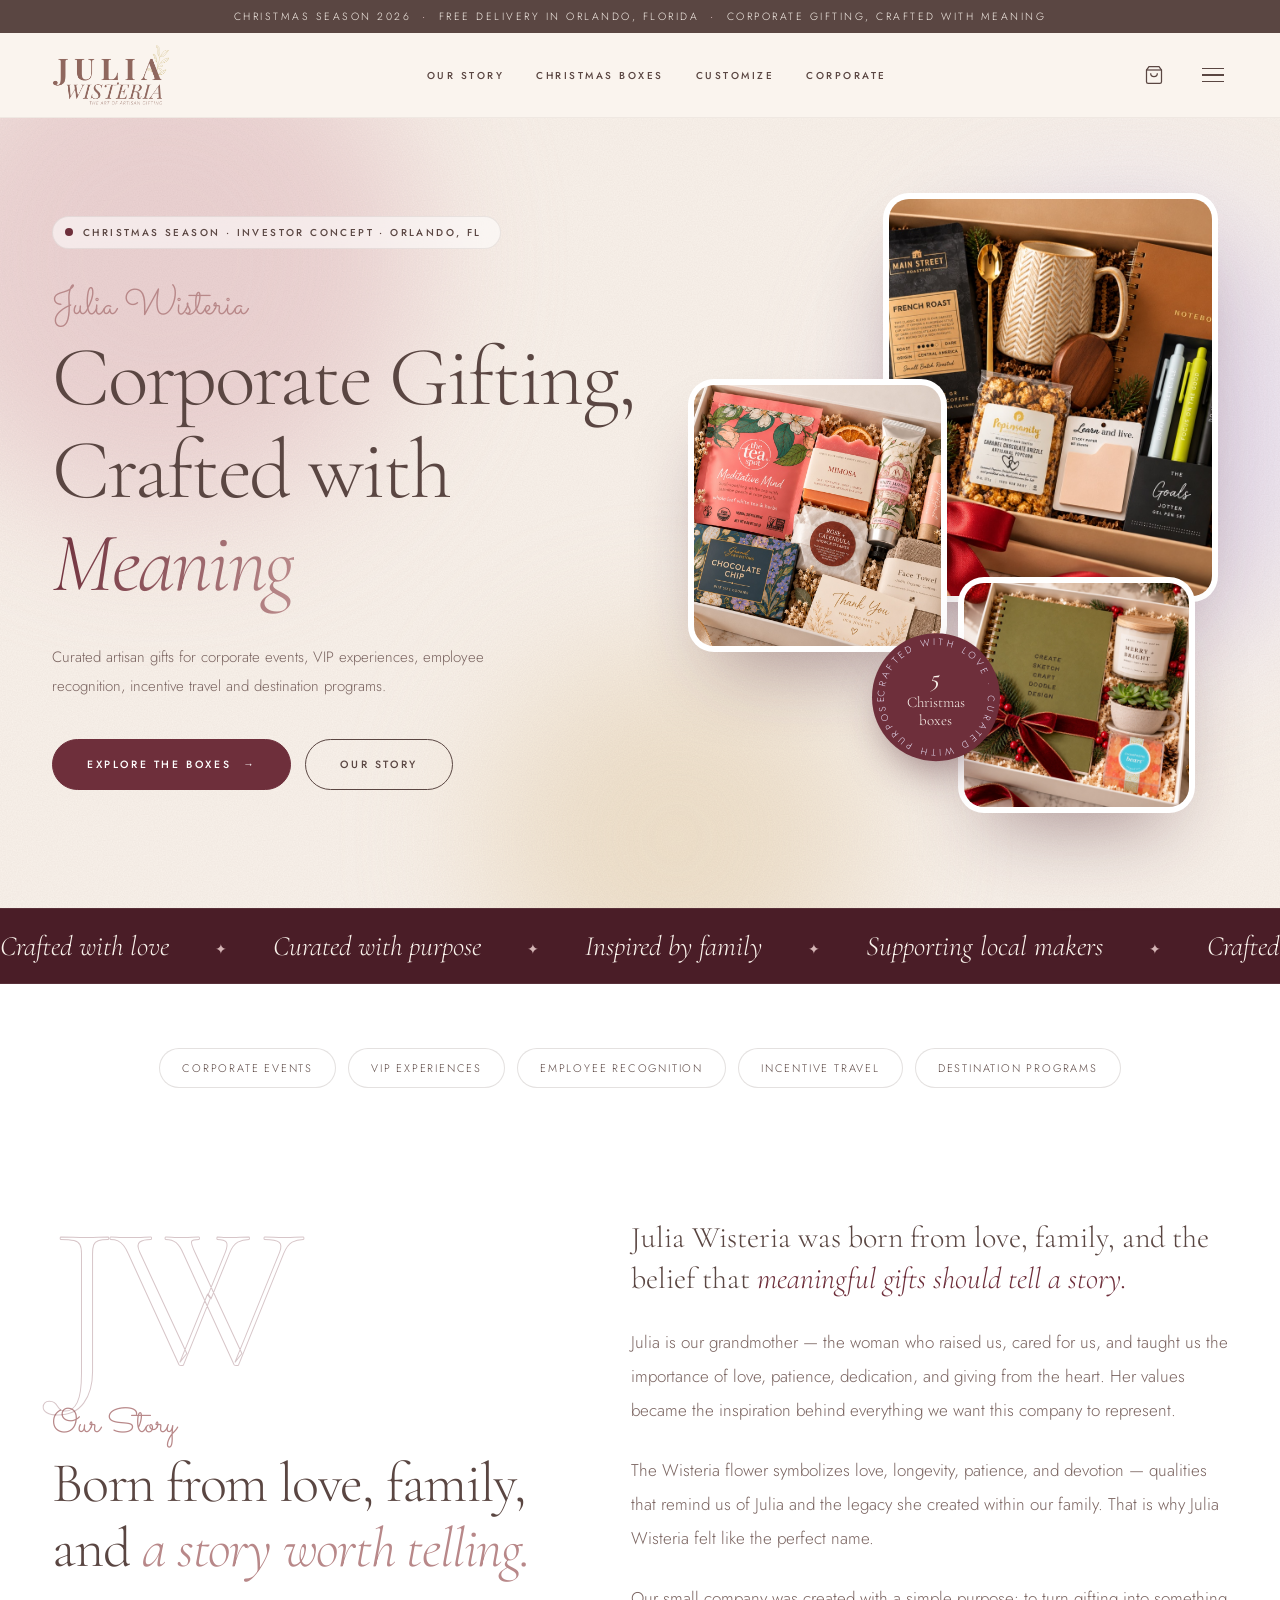
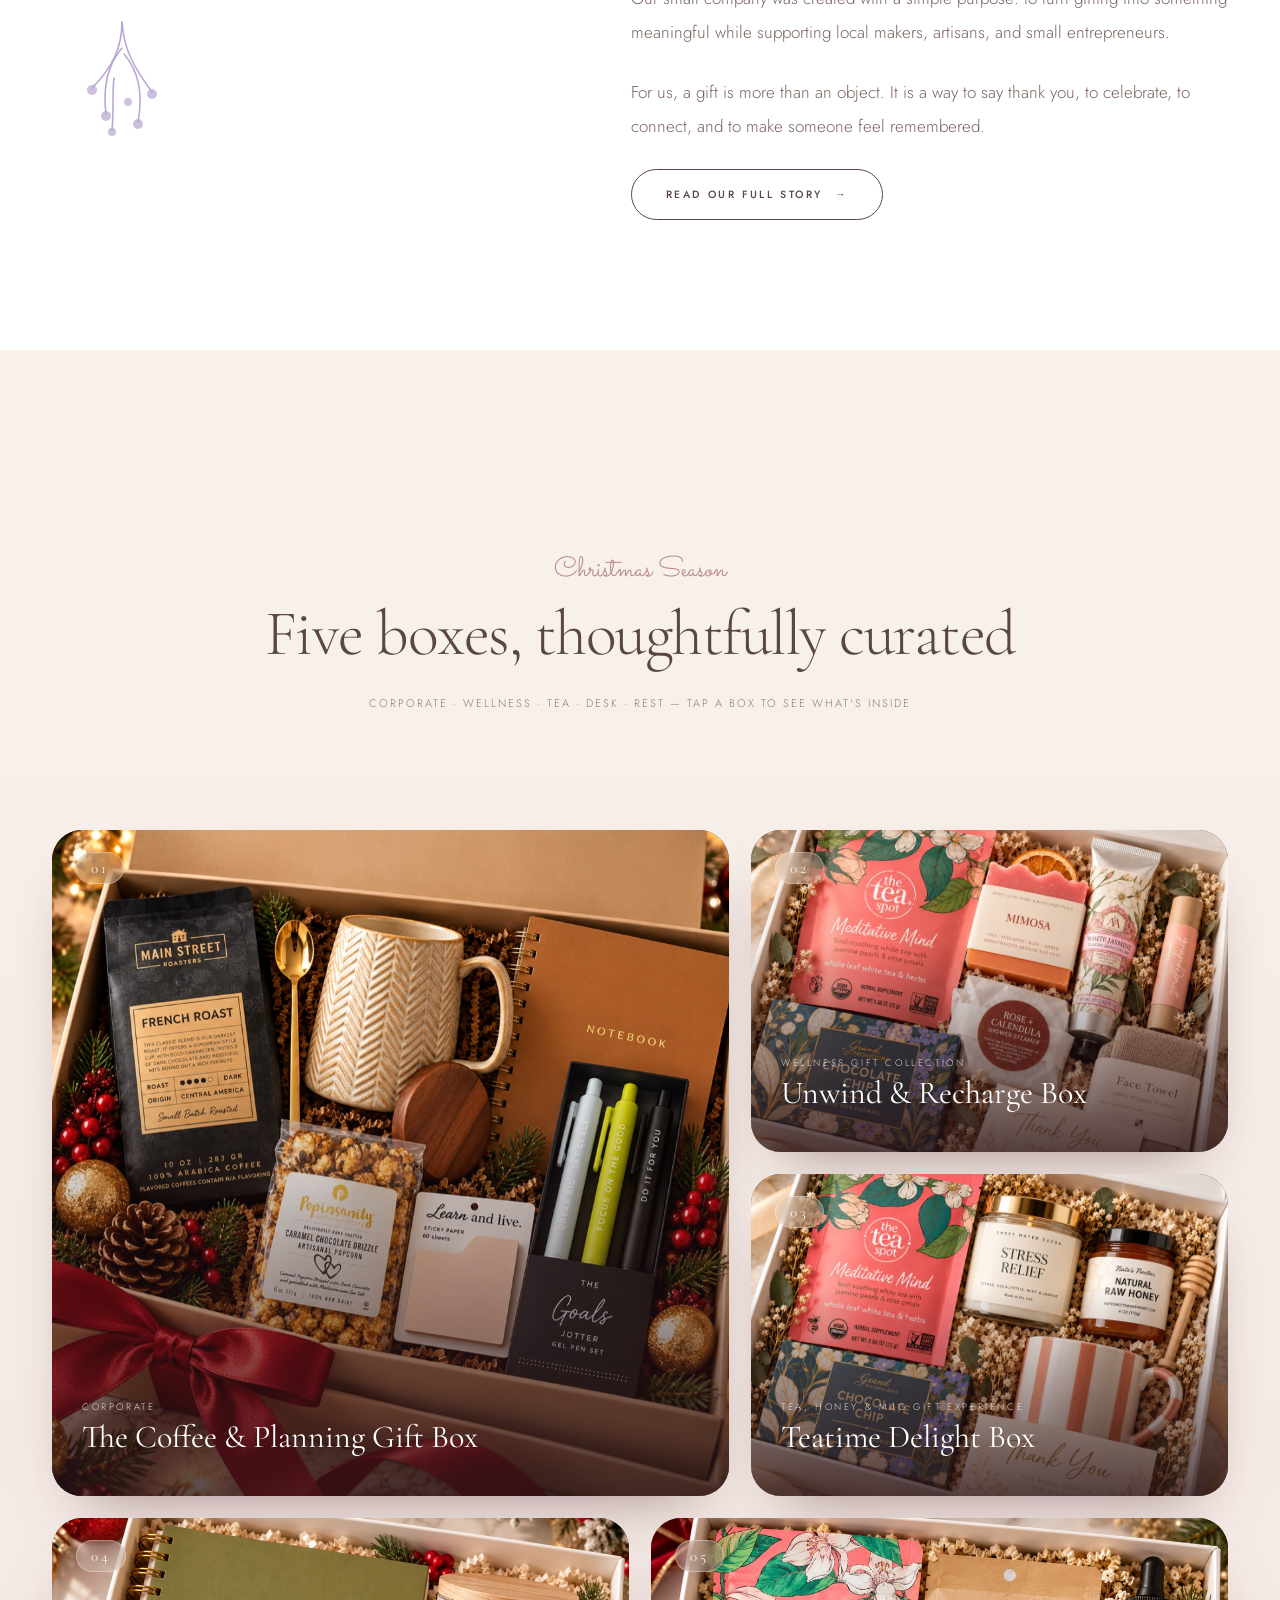
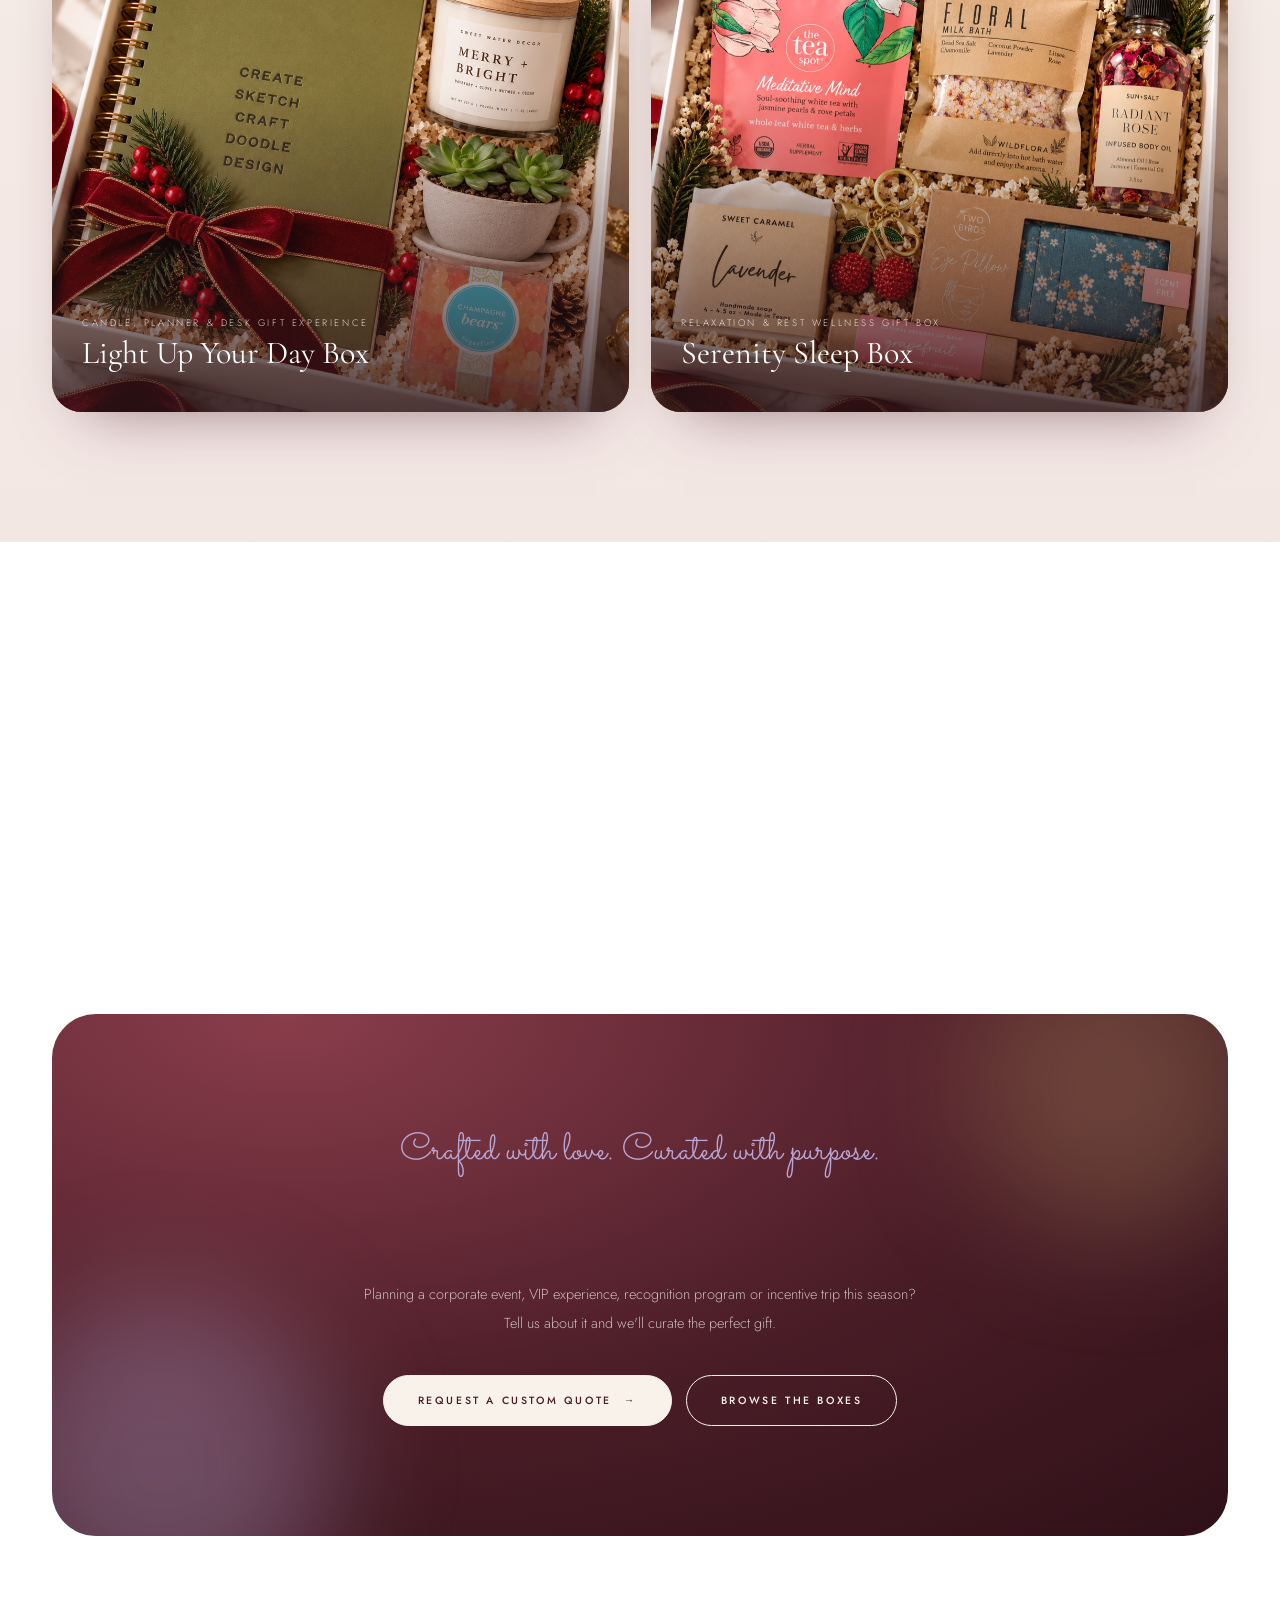
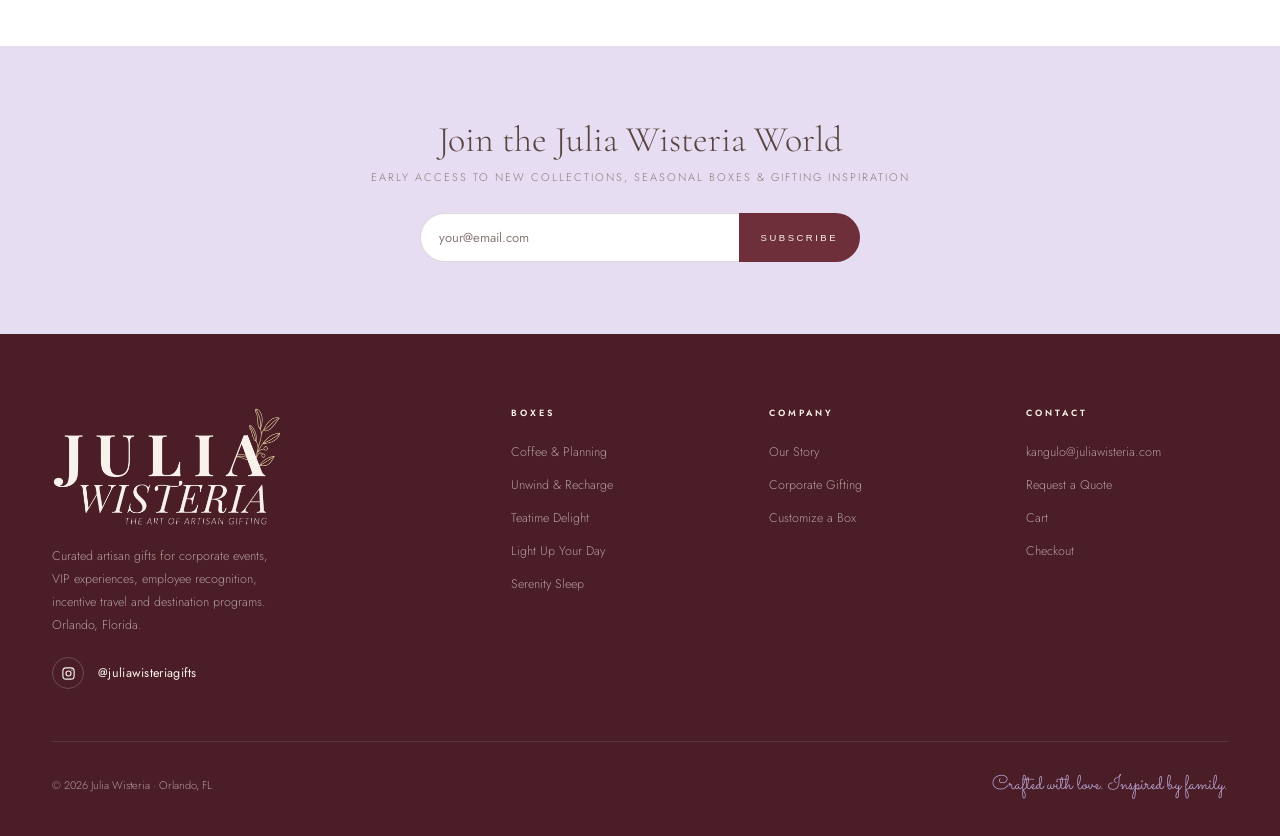
<file: julia-wisteria.html>
<!DOCTYPE html>
<html lang="en">
<head>
<meta charset="UTF-8">
<meta name="viewport" content="width=device-width, initial-scale=1.0">
<title>Julia Wisteria — Corporate Gifting, Crafted with Meaning</title>
<link href="https://fonts.googleapis.com/css2?family=Cormorant+Garamond:ital,wght@0,300;0,400;0,500;0,600;1,300;1,400&family=Sacramento&family=Jost:wght@300;400;500;600&display=swap" rel="stylesheet">
<style>
:root{
  --cream:#F9F2EB;--cream-d:#F0E6D9;--brown:#5A4642;--brown-l:#7A6460;
  --rose:#B88889;--rose-l:#D4B4B5;--lav:#A89A9E;--sage:#C1C099;
  --white:#fff;--muted:#8B7B78;
}
*,*::before,*::after{margin:0;padding:0;box-sizing:border-box}
html{scroll-behavior:smooth}
body{background:var(--white);color:var(--brown);font-family:'Jost',sans-serif;font-weight:300;overflow-x:hidden}
a{text-decoration:none;color:inherit}

/* ── ANNOUNCEMENT ── */
.ann{background:var(--brown);color:var(--cream);text-align:center;padding:9px;font-size:10.5px;letter-spacing:2.5px;text-transform:uppercase}
.ann b{color:var(--rose-l);font-weight:400}

/* ── HEADER ── */
.hdr-wrap{position:sticky;top:0;z-index:200;background:rgba(249,242,235,.97);backdrop-filter:blur(14px);border-bottom:1px solid rgba(90,70,66,.07)}
.hdr{max-width:1440px;margin:0 auto;padding:0 52px;height:74px;display:flex;align-items:center}
.logo{flex-shrink:0;margin-right:auto}
.logo-n{font-family:'Cormorant Garamond',serif;font-size:17px;font-weight:600;letter-spacing:4.5px;text-transform:uppercase;color:var(--brown);display:block;line-height:1}
.logo-t{font-family:'Sacramento',cursive;font-size:12px;color:var(--rose);display:block;margin-top:2px}
nav{display:flex;align-items:center;gap:32px;margin:0 auto}
nav a{font-size:10px;letter-spacing:2.5px;text-transform:uppercase;font-weight:500;color:var(--brown);transition:color .25s;white-space:nowrap}
nav a:hover{color:var(--rose)}
.icons{display:flex;align-items:center;gap:18px;margin-left:auto;flex-shrink:0}
.icons a,.icons button{background:none;border:none;cursor:pointer;color:var(--brown);display:flex;align-items:center;transition:color .25s}
.icons a:hover,.icons button:hover{color:var(--rose)}
.icons svg{width:20px;height:20px}
.cbadge{background:var(--rose);color:#fff;border-radius:50%;font-size:8px;font-weight:700;width:14px;height:14px;display:flex;align-items:center;justify-content:center;margin-left:-5px;margin-top:-12px}

/* ── HERO ── */
.hero{position:relative;height:90vh;min-height:600px;overflow:hidden;display:flex;align-items:center}
.hero-bg{position:absolute;inset:0;background:linear-gradient(120deg,#EDD9C6 0%,#DEC8B0 35%,#CEAE98 65%,#BAA088 100%)}
.hero-ov{position:absolute;inset:0;background:linear-gradient(90deg,rgba(40,28,26,.58) 0%,rgba(40,28,26,.22) 52%,transparent 78%)}
.hero-scene{position:absolute;right:0;top:0;width:62%;height:100%}
.hero-txt{position:relative;z-index:10;padding:0 80px;max-width:620px}
.h-eye{font-family:'Sacramento',cursive;font-size:34px;color:rgba(249,242,235,.85);display:block;margin-bottom:8px}
.h1{font-family:'Cormorant Garamond',serif;font-size:68px;font-weight:300;line-height:1.06;letter-spacing:-1px;color:#fff;margin-bottom:22px;text-shadow:0 2px 28px rgba(40,28,26,.45)}
.h1 em{font-style:italic;color:rgba(255,255,255,.82)}
.h-sub{font-size:11px;letter-spacing:2px;text-transform:uppercase;color:rgba(249,242,235,.72);line-height:2.1;max-width:380px;margin-bottom:36px}
.btns{display:flex;gap:14px}
.btn-w{background:#fff;color:var(--brown);padding:15px 40px;font-size:10px;letter-spacing:3px;text-transform:uppercase;font-weight:500;display:inline-block;transition:all .25s}
.btn-w:hover{background:var(--rose);color:#fff}
.btn-wg{border:1px solid rgba(255,255,255,.55);color:rgba(255,255,255,.85);padding:15px 38px;font-size:10px;letter-spacing:3px;text-transform:uppercase;font-weight:500;display:inline-block;transition:all .25s}
.btn-wg:hover{border-color:#fff;color:#fff}

/* ── TRUST BAR ── */
.trust{background:var(--brown);padding:12px 0;overflow:hidden}
.tt{display:flex;gap:56px;animation:sl 22s linear infinite;white-space:nowrap}
.ti{font-size:9.5px;letter-spacing:3px;text-transform:uppercase;color:var(--cream);display:flex;align-items:center;gap:12px}
.ti::before{content:'✦';color:var(--rose-l);font-size:7px}
@keyframes sl{from{transform:translateX(0)}to{transform:translateX(-50%)}}

/* ── PILLARS ── */
.pillars{display:grid;grid-template-columns:repeat(3,1fr);border-bottom:1px solid rgba(90,70,66,.08)}
.pill{padding:52px 48px;border-right:1px solid rgba(90,70,66,.08);transition:background .3s;cursor:pointer}
.pill:last-child{border-right:none}
.pill:hover{background:var(--cream)}
.pill-ico{width:38px;height:38px;margin-bottom:16px;color:var(--rose)}
.pill h3{font-family:'Cormorant Garamond',serif;font-size:24px;font-weight:400;margin-bottom:10px}
.pill p{font-size:12.5px;line-height:1.88;color:var(--muted);max-width:280px;margin-bottom:20px}
.pill-lk{font-size:9.5px;letter-spacing:2.5px;text-transform:uppercase;font-weight:600;border-bottom:1px solid var(--brown);padding-bottom:2px;display:inline-block;transition:color .25s,border-color .25s}
.pill-lk:hover{color:var(--rose);border-color:var(--rose)}

/* ── SECTION HEADER ── */
.sh{text-align:center;padding:80px 48px 52px}
.sh-eye{font-family:'Sacramento',cursive;font-size:28px;color:var(--rose);display:block;margin-bottom:4px}
.sh-h2{font-family:'Cormorant Garamond',serif;font-size:44px;font-weight:300;letter-spacing:-.5px;margin-bottom:12px}
.sh-p{font-size:11px;letter-spacing:2px;text-transform:uppercase;color:var(--muted);line-height:2}

/* ── COLLECTIONS TILES (4 col, demisdos style) ── */
.ctiles{display:grid;grid-template-columns:repeat(4,1fr);gap:16px;padding:0 48px 80px;max-width:1440px;margin:0 auto}
.ctile{position:relative;overflow:hidden;cursor:pointer;display:block}
.ctile-img{aspect-ratio:1;overflow:hidden;position:relative}
.ctile-img svg{width:100%;height:100%;display:block;transition:transform .6s ease}
.ctile:hover .ctile-img svg{transform:scale(1.05)}
.ctile-lbl{padding:14px 0 4px}
.ctile-name{font-family:'Cormorant Garamond',serif;font-size:18px;font-weight:400;margin-bottom:4px}
.ctile-sub{font-size:10px;letter-spacing:1.8px;text-transform:uppercase;color:var(--muted)}

/* ── PRODUCT GRID ── */
.pgrid{display:grid;grid-template-columns:repeat(3,1fr);gap:28px;padding:0 48px 16px;max-width:1440px;margin:0 auto}
.pcard{cursor:pointer}
.pimg{position:relative;overflow:hidden;aspect-ratio:3/4}
.pimg svg{width:100%;height:100%;display:block;transition:transform .7s ease}
.pcard:hover .pimg svg{transform:scale(1.04)}
.ptag{position:absolute;top:16px;left:16px;font-size:9px;letter-spacing:2px;text-transform:uppercase;padding:5px 11px;font-weight:500;z-index:2}
.tg-d{background:var(--brown);color:var(--cream)}
.tg-r{background:var(--rose);color:#fff}
.tg-s{background:var(--sage);color:var(--brown)}
.pinfo{padding:16px 2px 0}
.pname{font-family:'Cormorant Garamond',serif;font-size:20px;font-weight:400;margin-bottom:4px}
.psub{font-size:9.5px;letter-spacing:1.8px;text-transform:uppercase;color:var(--muted);margin-bottom:8px}
.pprice{font-family:'Cormorant Garamond',serif;font-size:18px;font-weight:500}
.view-all{text-align:center;padding:48px 0 80px}
.btn-b{background:var(--brown);color:var(--cream);padding:15px 44px;font-size:10px;letter-spacing:3px;text-transform:uppercase;font-weight:500;display:inline-block;transition:background .25s}
.btn-b:hover{background:var(--rose)}

/* ── FEATURED PRODUCT ── */
.feat{display:grid;grid-template-columns:1.15fr 1fr;background:var(--cream)}
.feat-vis{position:relative;overflow:hidden;min-height:580px;display:flex;align-items:center;justify-content:center;padding:60px;background:linear-gradient(145deg,#EAD6C2,#D8C0A8,#C6AA90)}
.feat-content{padding:80px 72px 80px 60px;display:flex;flex-direction:column;justify-content:center}
.feat-badge{display:flex;align-items:center;gap:8px;margin-bottom:20px}
.feat-dot{width:6px;height:6px;background:var(--rose);border-radius:50%}
.feat-badge span{font-size:9.5px;letter-spacing:2.5px;text-transform:uppercase;color:var(--muted);font-weight:500}
.feat-script{font-family:'Sacramento',cursive;font-size:28px;color:var(--rose);display:block;margin-bottom:4px}
.feat-h2{font-family:'Cormorant Garamond',serif;font-size:44px;font-weight:300;line-height:1.12;letter-spacing:-.5px;margin-bottom:18px}
.feat-p{font-size:13.5px;line-height:1.95;color:var(--muted);margin-bottom:22px;max-width:400px}
.feat-inc h4{font-size:9px;letter-spacing:2.5px;text-transform:uppercase;font-weight:600;margin-bottom:12px}
.feat-item{display:flex;align-items:center;gap:10px;margin-bottom:8px}
.fid{width:4px;height:4px;background:var(--rose);border-radius:50%;flex-shrink:0}
.feat-item span{font-size:12.5px;color:var(--muted)}
.feat-price{font-family:'Cormorant Garamond',serif;font-size:30px;font-weight:500;margin:22px 0}
.feat-btns{display:flex;gap:12px}
.btn-br{background:var(--brown);color:var(--cream);padding:15px 36px;font-size:10px;letter-spacing:3px;text-transform:uppercase;font-weight:500;display:inline-block;transition:background .25s}
.btn-br:hover{background:var(--rose)}
.btn-ol{border:1px solid var(--brown);color:var(--brown);padding:15px 36px;font-size:10px;letter-spacing:3px;text-transform:uppercase;font-weight:500;display:inline-block;transition:all .25s}
.btn-ol:hover{background:var(--brown);color:var(--cream)}

/* ── ABOUT ── */
.about{display:grid;grid-template-columns:1fr 1fr}
.about-vis{min-height:500px;background:linear-gradient(145deg,#CABAAE,#B8A49A,#A89086);position:relative;display:flex;align-items:center;justify-content:center;overflow:hidden}
.about-txt{padding:80px;background:var(--cream-d);display:flex;flex-direction:column;justify-content:center}
.ab-eye{font-family:'Sacramento',cursive;font-size:28px;color:var(--rose);display:block;margin-bottom:6px}
.ab-h2{font-family:'Cormorant Garamond',serif;font-size:42px;font-weight:300;line-height:1.12;margin-bottom:18px}
.ab-h2 em{font-style:italic;color:var(--brown-l)}
.ab-p{font-size:13.5px;line-height:1.95;color:var(--muted);max-width:400px;margin-bottom:28px}
.stats{display:flex;gap:44px;margin-bottom:32px}
.sn{font-family:'Cormorant Garamond',serif;font-size:38px;font-weight:300;color:var(--brown);display:block;line-height:1}
.sl{font-size:9.5px;letter-spacing:2px;text-transform:uppercase;color:var(--muted);display:block;margin-top:4px}

/* ── TESTIMONIALS ── */
.testi{background:var(--white);padding:88px 0}
.tgrid{display:grid;grid-template-columns:repeat(3,1fr);gap:1px;background:rgba(90,70,66,.08);margin-top:52px}
.tc{background:var(--white);padding:40px 36px;position:relative}
.tc::before{content:'\201C';font-family:'Cormorant Garamond',serif;font-size:80px;font-weight:300;color:rgba(184,136,137,.13);position:absolute;top:-6px;left:22px;line-height:1;pointer-events:none}
.ts{color:var(--sage);font-size:12px;letter-spacing:3px;margin-bottom:16px}
.tq{font-family:'Cormorant Garamond',serif;font-size:17px;font-weight:300;line-height:1.78;color:var(--brown);font-style:italic;margin-bottom:20px}
.ta{font-size:10px;letter-spacing:2.5px;text-transform:uppercase;color:var(--muted)}

/* ── CORPORATE CTA ── */
.corp{background:var(--brown);padding:96px 48px;text-align:center;position:relative;overflow:hidden}
.corp::before{content:'';position:absolute;inset:0;background:radial-gradient(ellipse at 25% 50%,rgba(184,136,137,.12) 0%,transparent 65%),radial-gradient(ellipse at 75% 50%,rgba(193,192,153,.08) 0%,transparent 65%)}
.corp>*{position:relative;z-index:1}
.c-eye{font-family:'Sacramento',cursive;font-size:30px;color:var(--sage);display:block;margin-bottom:8px}
.c-h2{font-family:'Cormorant Garamond',serif;font-size:48px;font-weight:300;color:var(--cream);letter-spacing:-.5px;margin-bottom:16px}
.c-p{font-size:13px;line-height:1.9;color:rgba(249,242,235,.62);max-width:560px;margin:0 auto 36px}
.c-btns{display:flex;gap:14px;justify-content:center}
.btn-ro{background:var(--rose);color:#fff;padding:15px 40px;font-size:10px;letter-spacing:3px;text-transform:uppercase;font-weight:500;display:inline-block;transition:background .25s}
.btn-ro:hover{background:#9e7373}
.btn-gl{border:1px solid rgba(249,242,235,.4);color:rgba(249,242,235,.8);padding:15px 40px;font-size:10px;letter-spacing:3px;text-transform:uppercase;font-weight:500;display:inline-block;transition:all .25s}
.btn-gl:hover{border-color:var(--cream);color:var(--cream)}

/* ── NEWSLETTER ── */
.nl{background:var(--cream);padding:72px 48px;text-align:center}
.nl-h{font-family:'Cormorant Garamond',serif;font-size:36px;font-weight:300;margin-bottom:8px}
.nl-p{font-size:11px;letter-spacing:2px;text-transform:uppercase;color:var(--muted);margin-bottom:28px}
.nl-form{display:flex;max-width:440px;margin:0 auto}
.nl-i{flex:1;border:1px solid rgba(90,70,66,.2);border-right:none;padding:14px 18px;font-family:'Jost',sans-serif;font-size:13px;color:var(--brown);background:var(--white);outline:none}
.nl-i::placeholder{color:var(--muted)}
.nl-btn{background:var(--brown);color:var(--cream);border:none;padding:14px 22px;font-size:9.5px;letter-spacing:2.5px;text-transform:uppercase;font-weight:500;cursor:pointer;transition:background .25s;white-space:nowrap}
.nl-btn:hover{background:var(--rose)}

/* ── FOOTER ── */
footer{background:var(--cream-d);padding:72px 52px 36px}
.fg{max-width:1440px;margin:0 auto;display:grid;grid-template-columns:2fr 1fr 1fr 1fr;gap:56px;padding-bottom:52px;border-bottom:1px solid rgba(90,70,66,.1)}
.fb-n{font-family:'Cormorant Garamond',serif;font-size:16px;font-weight:600;letter-spacing:4px;text-transform:uppercase;color:var(--brown);display:block;line-height:1}
.fb-t{font-family:'Sacramento',cursive;font-size:14px;color:var(--rose);display:block;margin:3px 0 16px}
.fb-p{font-size:12.5px;line-height:1.85;color:var(--muted);max-width:218px;margin-bottom:20px}
.fsoc{display:flex;gap:10px}
.fsoc a{width:32px;height:32px;border:1px solid rgba(90,70,66,.18);display:flex;align-items:center;justify-content:center;font-size:10px;font-weight:700;color:var(--brown);transition:all .25s}
.fsoc a:hover{background:var(--brown);color:var(--cream)}
.fc h4{font-size:9px;letter-spacing:3px;text-transform:uppercase;font-weight:600;color:var(--brown);margin-bottom:20px}
.fc ul{list-style:none}
.fc li{margin-bottom:10px}
.fc a{font-size:12.5px;color:var(--muted);transition:color .25s}
.fc a:hover{color:var(--brown)}
.fbot{max-width:1440px;margin:0 auto;padding-top:28px;display:flex;justify-content:space-between;align-items:center}
.fcp{font-size:11px;color:var(--muted)}
.flo{font-family:'Sacramento',cursive;font-size:20px;color:var(--rose)}

/* ── PAYMENT ICONS ── */
.pay{display:flex;gap:8px;margin-top:16px}
.pay span{border:1px solid rgba(90,70,66,.15);border-radius:3px;padding:4px 8px;font-size:9px;letter-spacing:1px;color:var(--muted);font-weight:500}

/* ── HAMBURGER BUTTON ── */
.ham{display:none;flex-direction:column;gap:5px;background:none;border:none;cursor:pointer;padding:4px;margin-left:16px}
.ham span{display:block;width:22px;height:1.5px;background:var(--brown);transition:all .3s}
.ham.open span:nth-child(1){transform:translateY(6.5px) rotate(45deg)}
.ham.open span:nth-child(2){opacity:0}
.ham.open span:nth-child(3){transform:translateY(-6.5px) rotate(-45deg)}

/* Mobile nav overlay */
.mob-nav{display:none;position:fixed;inset:0;z-index:190;background:rgba(249,242,235,.98);backdrop-filter:blur(16px);flex-direction:column;align-items:center;justify-content:center;gap:36px}
.mob-nav.open{display:flex}
.mob-nav a{font-family:'Cormorant Garamond',serif;font-size:32px;font-weight:300;color:var(--brown);letter-spacing:1px;transition:color .25s}
.mob-nav a:hover{color:var(--rose)}
.mob-nav-close{position:absolute;top:24px;right:24px;background:none;border:none;cursor:pointer;font-size:28px;color:var(--brown);line-height:1}

/* ════════════════════════════════════════
   RESPONSIVE — TABLET (≤1024px)
════════════════════════════════════════ */
@media(max-width:1024px){
  /* Header */
  .hdr{padding:0 32px}
  nav{display:none}
  .ham{display:flex}
  .icons a:first-child,.icons a:nth-child(2){display:none}

  /* Hero */
  .hero{height:72vh;min-height:520px}
  .hero-txt{padding:0 48px;max-width:520px}
  .h1{font-size:54px}
  .hero-scene{width:52%}

  /* Pillars */
  .pillars{grid-template-columns:1fr}
  .pill{border-right:none;border-bottom:1px solid rgba(90,70,66,.08);padding:40px 36px}
  .pill:last-child{border-bottom:none}

  /* Collections */
  .ctiles{grid-template-columns:repeat(2,1fr);padding:0 32px 60px}

  /* Products */
  .pgrid{grid-template-columns:repeat(2,1fr);gap:20px;padding:0 32px 16px}

  /* Featured */
  .feat{grid-template-columns:1fr}
  .feat-vis{min-height:400px}
  .feat-content{padding:52px 48px}

  /* About */
  .about{grid-template-columns:1fr}
  .about-vis{min-height:320px}
  .about-txt{padding:56px 48px}

  /* Testimonials */
  .tgrid{grid-template-columns:1fr}

  /* Corporate */
  .corp{padding:72px 36px}
  .c-h2{font-size:38px}

  /* Section headers */
  .sh{padding:60px 32px 40px}
  .sh-h2{font-size:36px}

  /* Footer */
  footer{padding:56px 36px 32px}
  .fg{grid-template-columns:1fr 1fr;gap:40px}
}

/* ════════════════════════════════════════
   RESPONSIVE — MOBILE (≤768px)
════════════════════════════════════════ */
@media(max-width:768px){
  /* Announcement */
  .ann{font-size:9px;letter-spacing:1.5px;padding:8px 16px}

  /* Header */
  .hdr{padding:0 20px;height:64px}
  .logo-n{font-size:14px;letter-spacing:3px}
  .logo-t{font-size:11px}

  /* Hero */
  .hero{height:auto;min-height:0;padding:100px 0 60px}
  .hero-bg{background:linear-gradient(160deg,#DEC8B0 0%,#CEAE98 50%,#BAA088 100%)}
  .hero-ov{background:linear-gradient(180deg,rgba(40,28,26,.5) 0%,rgba(40,28,26,.35) 100%)}
  .hero-scene{display:none}
  .hero-txt{padding:0 24px;max-width:100%}
  .h-eye{font-size:26px}
  .h1{font-size:42px;letter-spacing:-.5px}
  .h-sub{font-size:10px;max-width:100%;margin-bottom:28px}
  .btns{flex-direction:column;gap:10px;max-width:260px}
  .btn-w,.btn-wg{padding:14px 24px;text-align:center;font-size:9.5px}

  /* Trust bar */
  .trust{padding:10px 0}
  .ti{font-size:8.5px;letter-spacing:2px}

  /* Pillars */
  .pill{padding:32px 24px}
  .pill h3{font-size:22px}

  /* Section headers */
  .sh{padding:52px 20px 36px}
  .sh-eye{font-size:24px}
  .sh-h2{font-size:30px}
  .sh-p{font-size:10px;letter-spacing:1.5px}

  /* Collections tiles */
  .ctiles{grid-template-columns:repeat(2,1fr);gap:10px;padding:0 20px 52px}
  .ctile-name{font-size:15px}

  /* Product grid */
  .pgrid{grid-template-columns:repeat(2,1fr);gap:14px;padding:0 20px 16px}
  .pname{font-size:16px}
  .pprice{font-size:15px}
  .view-all{padding:36px 0 52px}

  /* Featured */
  .feat{grid-template-columns:1fr}
  .feat-vis{min-height:280px}
  .feat-content{padding:40px 24px}
  .feat-h2{font-size:34px}
  .feat-p{font-size:13px}
  .feat-price{font-size:26px}
  .feat-btns{flex-direction:column;gap:10px}
  .btn-br,.btn-ol{padding:14px 24px;text-align:center}

  /* About */
  .about{grid-template-columns:1fr}
  .about-vis{min-height:200px}
  .about-txt{padding:40px 24px}
  .ab-h2{font-size:32px}
  .ab-p{font-size:13px}
  .stats{gap:28px}
  .sn{font-size:30px}

  /* Testimonials */
  .testi{padding:52px 0}
  .tgrid{grid-template-columns:1fr}
  .tc{padding:32px 24px}

  /* Corporate CTA */
  .corp{padding:56px 24px}
  .c-eye{font-size:24px}
  .c-h2{font-size:30px}
  .c-p{font-size:12.5px}
  .c-btns{flex-direction:column;align-items:center;gap:10px}
  .btn-ro,.btn-gl{padding:14px 32px;text-align:center;width:100%;max-width:280px}

  /* Newsletter */
  .nl{padding:52px 24px}
  .nl-h{font-size:28px}
  .nl-form{flex-direction:column;max-width:320px}
  .nl-i{border-right:1px solid rgba(90,70,66,.2);border-bottom:none}
  .nl-btn{padding:14px;font-size:9px}

  /* Footer */
  footer{padding:48px 20px 28px}
  .fg{grid-template-columns:1fr 1fr;gap:32px;padding-bottom:40px}
  .fb-n{font-size:14px}
  .fbot{flex-direction:column;gap:12px;text-align:center}
}

/* ════════════════════════════════════════
   RESPONSIVE — SMALL MOBILE (≤480px)
════════════════════════════════════════ */
@media(max-width:480px){
  .h1{font-size:36px}
  .ctiles{grid-template-columns:1fr}
  .pgrid{grid-template-columns:1fr;max-width:340px;margin:0 auto}
  .sh-h2{font-size:26px}
  .fg{grid-template-columns:1fr}
  .stats{flex-wrap:wrap;gap:20px}
}
</style>
<link rel="stylesheet" href="assets/motion.css?v=aedae496">
<link rel="icon" type="image/png" sizes="32x32" href="assets/brand/favicon-32.png">
<link rel="icon" type="image/png" sizes="192x192" href="assets/brand/favicon-192.png">
<link rel="apple-touch-icon" href="assets/brand/apple-touch-icon.png">
<meta name="theme-color" content="#F9F2EB">
<style id="critical">.mdl,.drw,.paysh,.jwt{position:fixed}.mdl:not(.open){visibility:hidden;pointer-events:none}.mdl img,.jwt img{max-width:100%}</style>
</head>
<body>
<div class="progress"></div><div class="glow"></div><div class="fall" aria-hidden="true"></div>
<div class="ann">Christmas Season 2026 &nbsp;<b>·</b>&nbsp; Free delivery in Orlando, Florida &nbsp;<b>·</b>&nbsp; Corporate gifting, crafted with meaning</div>
<div class="hdr-wrap"><div class="hdr">
  <div class="logo"><a href="julia-wisteria.html" aria-label="Julia Wisteria — Home"><img class="logo-img" src="assets/brand/logo-julia-wisteria.png" alt="Julia Wisteria — The Art of Artisan Gifting" width="900" height="472"></a></div>
  <nav><a href="about.html">Our Story</a><a href="shop.html">Christmas Boxes</a><a href="build.html">Customize</a><a href="corporate.html">Corporate</a></nav>
  <div class="icons">
    <a href="cart.html" id="cartlink" aria-label="Cart" style="display:flex;align-items:flex-start">
      <svg viewBox="0 0 24 24" fill="none" stroke="currentColor" stroke-width="1.5"><path d="M6 2L3 6v14a2 2 0 002 2h14a2 2 0 002-2V6l-3-4z"/><line x1="3" y1="6" x2="21" y2="6"/><path d="M16 10a4 4 0 01-8 0"/></svg>
      <span class="cbadge" id="qbadge" style="display:none">0</span>
    </a>
    <button class="ham" id="ham" aria-label="Menu"><span></span><span></span><span></span></button>
  </div>
</div></div>
<div class="mob-nav" id="mob-nav"><button class="mob-nav-close" id="mob-close">✕</button><a href="julia-wisteria.html" onclick="closeMobNav()">Home</a><a href="about.html" onclick="closeMobNav()">Our Story</a><a href="shop.html" onclick="closeMobNav()">Christmas Boxes</a><a href="build.html" onclick="closeMobNav()">Customize</a><a href="corporate.html" onclick="closeMobNav()">Corporate</a><a href="cart.html" onclick="closeMobNav()">Cart</a></div>
<!-- HERO -->
<section style="position:relative">
<div class="x-hero-bg"><div class="blob b1"></div><div class="blob b2"></div><div class="blob b3"></div><div class="grain"></div></div>
<div class="x-hero">
  <div>
    <span class="x-tag rv"><i></i>Christmas Season · Investor Concept · Orlando, FL</span>
    <span class="x-script rv" style="--d:.1s">Julia Wisteria</span>
    <h1 class="x-h1 split">Corporate Gifting, Crafted with <em>Meaning</em></h1>
    <p class="x-lead rv" style="--d:.5s">Curated artisan gifts for corporate events, VIP experiences, employee recognition, incentive travel and destination programs.</p>
    <div class="x-cta rv" style="--d:.65s">
      <a href="#boxes" class="btn-x solid">Explore the boxes <span class="ar">→</span></a>
      <a href="about.html" class="btn-x">Our story</a>
    </div>
  </div>
  <div class="x-stack">
    <div class="x-card x-c1 tilt rv rv-s"><img src="images/christmas/coffee-planning.jpg" alt="The Coffee &amp; Planning Gift Box"></div>
    <div class="x-card x-c2 tilt rv rv-s" style="--d:.2s"><img src="images/christmas/unwind-recharge.jpg" alt="Unwind &amp; Recharge Box"></div>
    <div class="x-card x-c3 tilt rv rv-s" style="--d:.4s"><img src="images/christmas/light-up-your-day.jpg" alt="Light Up Your Day Box"></div>
    <div class="x-badge" data-par=".06">
      <svg viewBox="0 0 128 128"><defs><path id="cp" d="M64 64m-52 0a52 52 0 1 1 104 0a52 52 0 1 1-104 0"/></defs><text font-size="9.5" letter-spacing="3.2" fill="#E6DDF2" font-family="Jost,sans-serif"><textPath href="#cp">CRAFTED WITH LOVE · CURATED WITH PURPOSE ·</textPath></text></svg>
      <span><b>5</b>Christmas<br>boxes</span>
    </div>
  </div>
</div>
</section>

<div class="mq" aria-hidden="true"><div class="mq-t">
  <span>Crafted with love</span><span>Curated with purpose</span><span>Inspired by family</span><span>Supporting local makers</span><span>Crafted with love</span><span>Curated with purpose</span><span>Inspired by family</span><span>Supporting local makers</span>
</div></div>

<div class="occ">
  <span class="rv">Corporate events</span><span class="rv" style="--d:.06s">VIP experiences</span><span class="rv" style="--d:.12s">Employee recognition</span><span class="rv" style="--d:.18s">Incentive travel</span><span class="rv" style="--d:.24s">Destination programs</span>
</div>

<!-- OUR STORY -->
<section class="story" id="story">
  <div class="story-l">
    <span class="story-num rv" data-par=".05">JW</span>
    <span class="sh-eye rv">Our Story</span>
    <h2 class="story-h2 split">Born from love, family, and <em>a story worth telling.</em></h2>
    <svg class="wist" viewBox="0 0 140 120"><path d="M70 4 C70 30 60 50 40 70"/><path d="M70 4 C72 34 84 52 100 74"/><path d="M70 30 C58 44 50 64 54 96"/><path d="M72 36 C84 50 92 72 86 104"/><path d="M62 60 C60 76 62 92 60 112"/><circle cx="40" cy="72" r="5"/><circle cx="54" cy="98" r="5"/><circle cx="60" cy="114" r="4"/><circle cx="100" cy="76" r="5"/><circle cx="86" cy="106" r="5"/><circle cx="76" cy="84" r="4"/></svg>
  </div>
  <div class="story-r">
    <p class="big rv">Julia Wisteria was born from love, family, and the belief that <em>meaningful gifts should tell a story.</em></p>
    <p class="rv">Julia is our grandmother — the woman who raised us, cared for us, and taught us the importance of love, patience, dedication, and giving from the heart. Her values became the inspiration behind everything we want this company to represent.</p>
    <p class="rv">The Wisteria flower symbolizes love, longevity, patience, and devotion — qualities that remind us of Julia and the legacy she created within our family. That is why Julia Wisteria felt like the perfect name.</p>
    <p class="rv">Our small company was created with a simple purpose: to turn gifting into something meaningful while supporting local makers, artisans, and small entrepreneurs.</p>
    <p class="rv">For us, a gift is more than an object. It is a way to say thank you, to celebrate, to connect, and to make someone feel remembered.</p>
    <a href="about.html" class="btn-x rv">Read our full story <span class="ar">→</span></a>
  </div>
</section>

<!-- BOXES -->
<section class="boxes" id="boxes">
  <div class="boxes-in">
    <div class="sh">
      <span class="sh-eye rv">Christmas Season</span>
      <h2 class="sh-h2 split">Five boxes, thoughtfully curated</h2>
      <p class="sh-p rv">Corporate · Wellness · Tea · Desk · Rest — tap a box to see what's inside</p>
    </div>
    <div class="bento">
    <button class="bx bx1 rv rv-s" style="--d:0.0s" data-box="0" aria-label="Open The Coffee &amp; Planning Gift Box">
      <img src="images/christmas/coffee-planning.jpg" alt="The Coffee &amp; Planning Gift Box" loading="lazy">
      <span class="bx-n">01</span>
      <span class="bx-in"><span class="bx-k">Corporate</span><span class="bx-t">The Coffee &amp; Planning Gift Box</span><span class="bx-m"><i>→</i> See what's inside</span></span>
    </button>
    <button class="bx bx2 rv rv-s" style="--d:0.08s" data-box="1" aria-label="Open Unwind &amp; Recharge Box">
      <img src="images/christmas/unwind-recharge.jpg" alt="Unwind &amp; Recharge Box" loading="lazy">
      <span class="bx-n">02</span>
      <span class="bx-in"><span class="bx-k">Wellness Gift Collection</span><span class="bx-t">Unwind &amp; Recharge Box</span><span class="bx-m"><i>→</i> See what's inside</span></span>
    </button>
    <button class="bx bx3 rv rv-s" style="--d:0.16s" data-box="2" aria-label="Open Teatime Delight Box">
      <img src="images/christmas/teatime-delight.jpg" alt="Teatime Delight Box" loading="lazy">
      <span class="bx-n">03</span>
      <span class="bx-in"><span class="bx-k">Tea, Honey &amp; Mug Gift Experience</span><span class="bx-t">Teatime Delight Box</span><span class="bx-m"><i>→</i> See what's inside</span></span>
    </button>
    <button class="bx bx4 rv rv-s" style="--d:0.24s" data-box="3" aria-label="Open Light Up Your Day Box">
      <img src="images/christmas/light-up-your-day.jpg" alt="Light Up Your Day Box" loading="lazy">
      <span class="bx-n">04</span>
      <span class="bx-in"><span class="bx-k">Candle, Planner &amp; Desk Gift Experience</span><span class="bx-t">Light Up Your Day Box</span><span class="bx-m"><i>→</i> See what's inside</span></span>
    </button>
    <button class="bx bx5 rv rv-s" style="--d:0.32s" data-box="4" aria-label="Open Serenity Sleep Box">
      <img src="images/christmas/serenity-sleep.jpg" alt="Serenity Sleep Box" loading="lazy">
      <span class="bx-n">05</span>
      <span class="bx-in"><span class="bx-k">Relaxation &amp; Rest Wellness Gift Box</span><span class="bx-t">Serenity Sleep Box</span><span class="bx-m"><i>→</i> See what's inside</span></span>
    </button>
    </div>
  </div>
</section>

<!-- FEATURES -->
<section class="feats">
  <div class="ft rv"><svg viewBox="0 0 48 48"><rect x="6" y="18" width="36" height="24" rx="2"/><path d="M6 26h36M24 18v24M24 18c-6-10-14-6-10 0M24 18c6-10 14-6 10 0"/></svg><h3>Luxury packaging</h3><p>Every box arrives in elegant gift packaging, ready to impress.</p></div>
  <div class="ft rv" style="--d:.08s"><svg viewBox="0 0 48 48"><rect x="8" y="10" width="32" height="28" rx="3"/><path d="M14 18h20M14 25h20M14 32h11"/></svg><h3>Personalized card</h3><p>A welcome or message card makes each recipient feel remembered.</p></div>
  <div class="ft rv" style="--d:.16s"><svg viewBox="0 0 48 48"><circle cx="24" cy="24" r="16"/><path d="M16 24l6 6 10-12"/></svg><h3>Optional custom branding</h3><p>Tailor the experience to represent your company and event.</p></div>
  <div class="ft rv" style="--d:.24s"><svg viewBox="0 0 48 48"><path d="M24 40S6 29 6 17a9 9 0 0118-3 9 9 0 0118 3c0 12-18 23-18 23z"/></svg><h3>Local makers</h3><p>Whenever possible, we choose locally made products from small businesses.</p></div>
</section>

<!-- CTA -->
<section class="xcta rv rv-s" id="corporate">
  <span class="x-script">Crafted with love. Curated with purpose.</span>
  <h2 class="split">Inspired by family.</h2>
  <p>Planning a corporate event, VIP experience, recognition program or incentive trip this season? Tell us about it and we'll curate the perfect gift.</p>
  <div style="display:flex;gap:14px;justify-content:center;flex-wrap:wrap"><a href="corporate.html#quote" class="btn-x solid">Request a custom quote <span class="ar">→</span></a><a href="#boxes" class="btn-x">Browse the boxes</a></div>
</section>

<!-- MODAL -->
<div class="mdl" id="mdl" role="dialog" aria-modal="true" aria-hidden="true">
  <div class="mdl-c">
    <button class="mdl-x" id="mdl-x" aria-label="Close">✕</button>
    <img id="mdl-img" alt="">
    <div class="mdl-b">
      <span class="x-script" id="mdl-k"></span>
      <h3 id="mdl-t"></h3>
      <span class="price" id="mdl-p"></span>
      <p id="mdl-d"></p>
      <h4>Includes</h4>
      <ul id="mdl-l"></ul>
      <p class="mdl-q" id="mdl-q"></p>
      <a id="mdl-go" href="product.html" class="btn-x solid">View &amp; add to cart <span class="ar">→</span></a>
    </div>
  </div>
</div>

<div class="nl">
  <h3 class="nl-h">Join the Julia Wisteria World</h3>
  <p class="nl-p">Early access to new collections, seasonal boxes &amp; gifting inspiration</p>
  <div class="nl-form"><input class="nl-i" type="email" placeholder="your@email.com" aria-label="Email"><button class="nl-btn">Subscribe</button></div>
</div>
<footer>
  <div class="fg">
    <div>
      <img class="fb-logo" src="assets/brand/logo-julia-wisteria-light.png" alt="Julia Wisteria — The Art of Artisan Gifting" width="900" height="472" loading="lazy">
      <p class="fb-p">Curated artisan gifts for corporate events, VIP experiences, employee recognition, incentive travel and destination programs. Orlando, Florida.</p>
      <div class="fsoc"><a href="https://www.instagram.com/juliawisteriagifts/" target="_blank" rel="noopener" aria-label="Instagram @juliawisteriagifts"><svg viewBox="0 0 24 24" width="15" height="15" fill="none" stroke="currentColor" stroke-width="1.8"><rect x="3" y="3" width="18" height="18" rx="5"/><circle cx="12" cy="12" r="4"/><circle cx="17.5" cy="6.5" r="1" fill="currentColor" stroke="none"/></svg></a><a class="fsoc-t" href="https://www.instagram.com/juliawisteriagifts/" target="_blank" rel="noopener">@juliawisteriagifts</a></div>
    </div>
    <div class="fc"><h4>Boxes</h4><ul><li><a href="product.html?box=0">Coffee &amp; Planning</a></li><li><a href="product.html?box=1">Unwind &amp; Recharge</a></li><li><a href="product.html?box=2">Teatime Delight</a></li><li><a href="product.html?box=3">Light Up Your Day</a></li><li><a href="product.html?box=4">Serenity Sleep</a></li></ul></div>
    <div class="fc"><h4>Company</h4><ul><li><a href="about.html">Our Story</a></li><li><a href="corporate.html">Corporate Gifting</a></li><li><a href="build.html">Customize a Box</a></li></ul></div>
    <div class="fc"><h4>Contact</h4><ul><li><a href="mailto:kangulo@juliawisteria.com">kangulo@juliawisteria.com</a></li><li><a href="corporate.html#quote">Request a Quote</a></li><li><a href="cart.html">Cart</a></li><li><a href="checkout.html">Checkout</a></li></ul></div>
  </div>
  <div class="fbot"><span class="fcp">© 2026 Julia Wisteria · Orlando, FL</span><span class="flo">Crafted with love. Inspired by family.</span></div>
</footer>
<script src="assets/site.js?v=ca823141"></script>
<script src="assets/motion.js?v=cc7d9c39"></script>
<script>
(function(){
  var m=document.getElementById('mdl');
  function open(i){var b=BOXES[i];
    document.getElementById('mdl-img').src='images/christmas/'+b.i+'.jpg';document.getElementById('mdl-img').alt=b.t;
    document.getElementById('mdl-k').textContent=b.k;document.getElementById('mdl-t').textContent=b.t;
    document.getElementById('mdl-d').textContent=b.d;document.getElementById('mdl-q').textContent=b.q;
    document.getElementById('mdl-l').innerHTML=b.inc.map(function(x){return '<li>'+JW.esc(x)+'</li>'}).join('');
    document.getElementById('mdl-go').href='product.html?box='+i;document.getElementById('mdl-p').textContent=JW.money(b.price);
    m.classList.add('open');m.setAttribute('aria-hidden','false');document.body.style.overflow='hidden';}
  function close(){if(!m.classList.contains('open')||m.classList.contains('closing'))return;m.classList.add('closing');m.setAttribute('aria-hidden','true');
    setTimeout(function(){m.classList.remove('open','closing');document.body.style.overflow=''},520)}
  document.querySelectorAll('[data-box]').forEach(function(b){b.addEventListener('click',function(){open(+b.dataset.box)})});
  document.getElementById('mdl-x').addEventListener('click',close);
  m.addEventListener('click',function(e){if(e.target===m)close()});
  addEventListener('keydown',function(e){if(e.key==='Escape')close()});
})();
</script>
<script src="assets/toast.js?v=c2eeba62"></script>
<script>
(function(){
  var list=BOXES.map(function(b,n){return {kicker:'Featured this season',title:b.t,sub:JW.money(b.price)+' · '+b.s,img:'images/christmas/'+b.i+'.jpg',href:'product.html?box='+n}});
  list.push({icon:'🚚',kicker:'Good to know',title:'Free delivery in Orlando, Florida',sub:'On every Christmas box',href:'shop.html'});
  list.push({icon:'✉️',kicker:'Corporate gifting',title:'Personalized cards & custom branding',sub:'Request a quote for your team',href:'corporate.html#quote'});
  var d=JWToast.daysToChristmas();
  if(d>0)list.push({icon:'🎄',kicker:'Christmas Season',title:d+(d===1?' day':' days')+' until Christmas',sub:'Order early so your gifts arrive on time',href:'shop.html'});
  JWToast.start(list);
})();
</script>
</body>
</html>
</file>
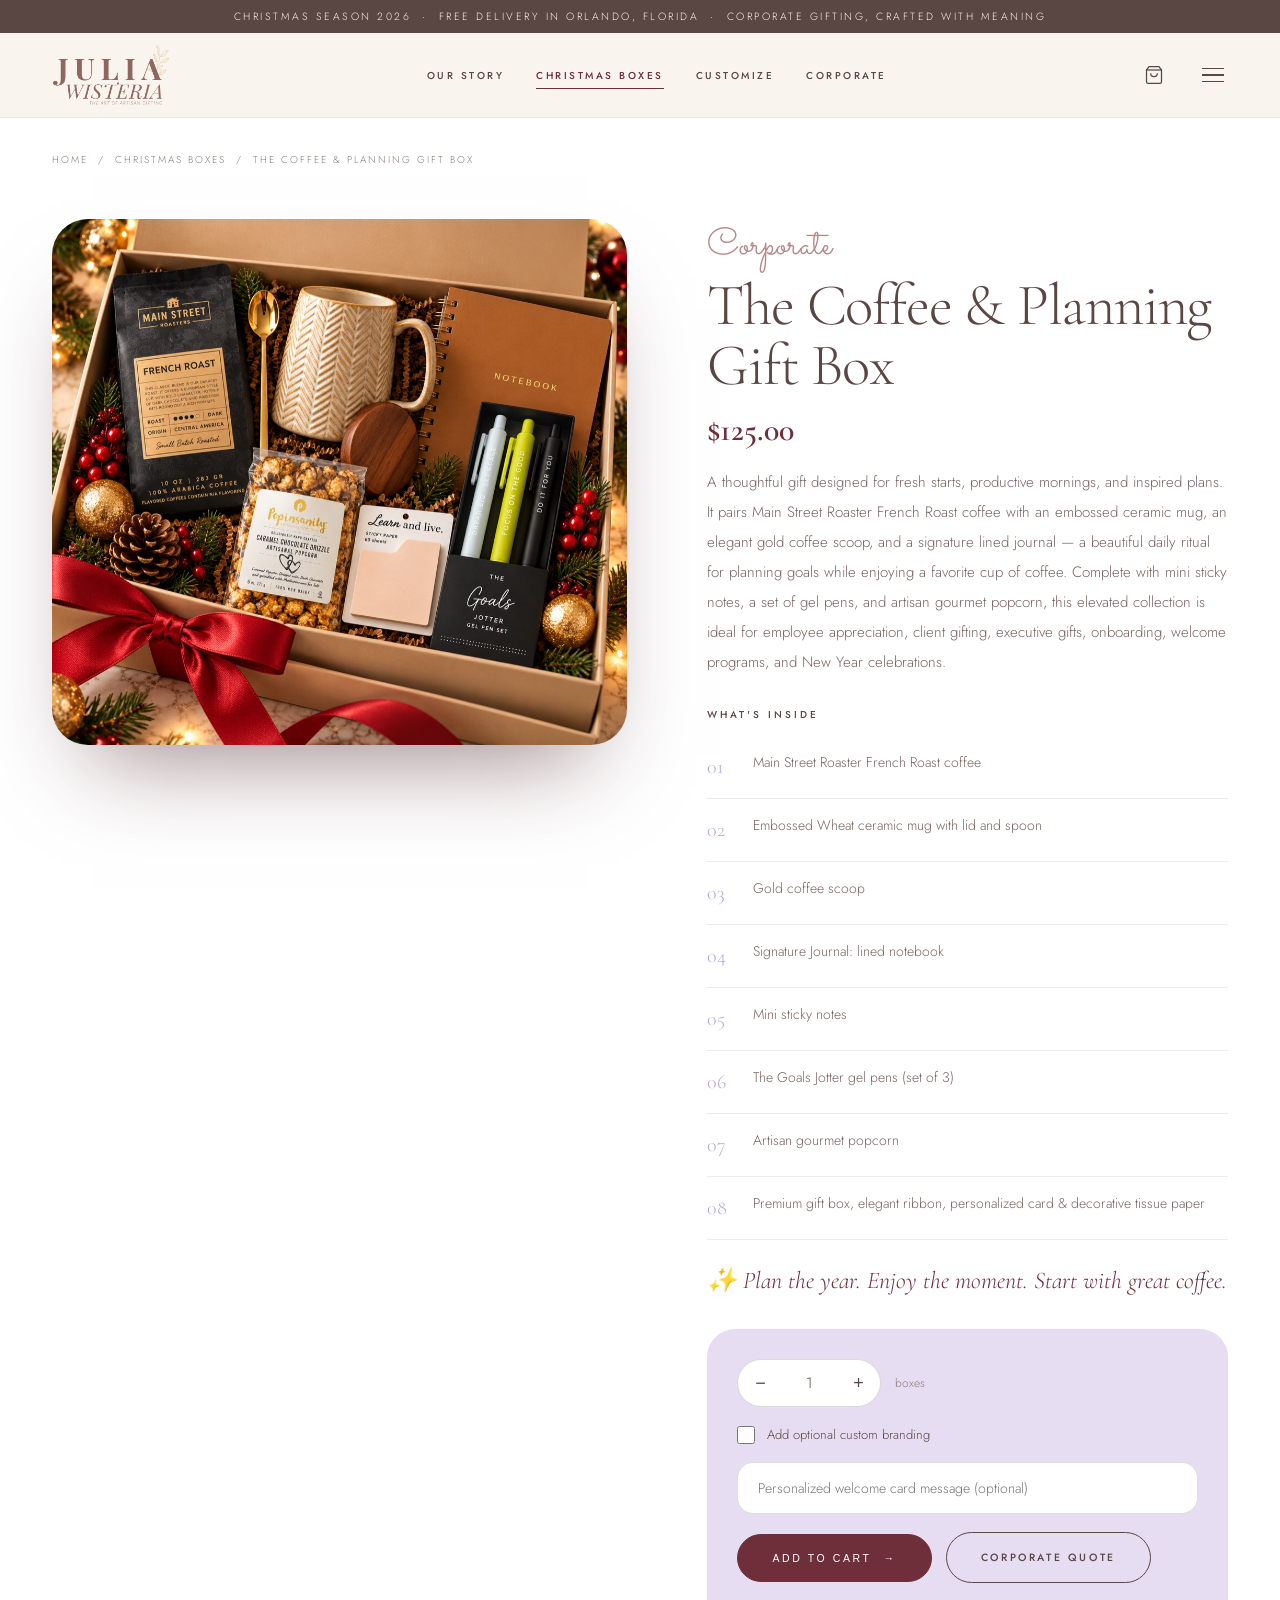
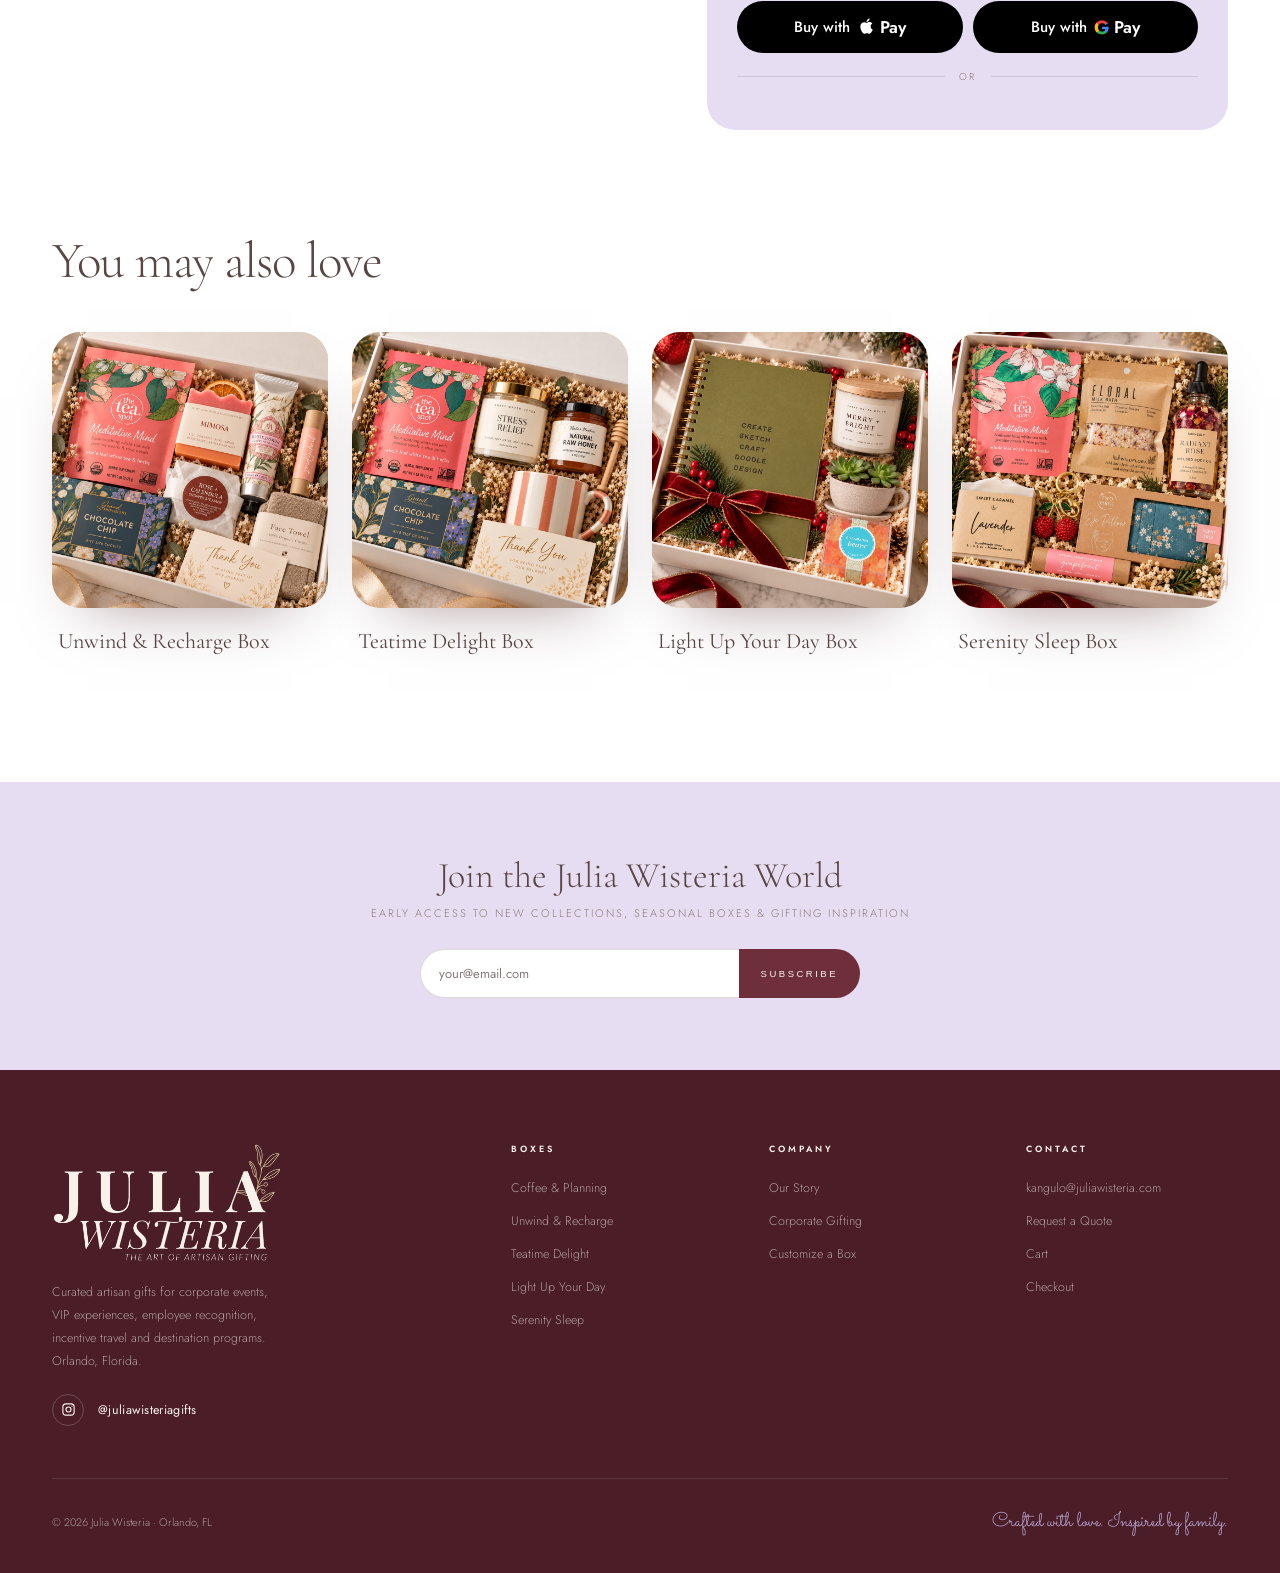
<file: product.html>
<!DOCTYPE html>
<html lang="en">
<head>
<meta charset="UTF-8">
<meta name="viewport" content="width=device-width, initial-scale=1.0">
<title>Julia Wisteria — Christmas Box</title>
<link href="https://fonts.googleapis.com/css2?family=Cormorant+Garamond:ital,wght@0,300;0,400;0,500;0,600;1,300;1,400&family=Sacramento&family=Jost:wght@300;400;500;600&display=swap" rel="stylesheet">
<style>
:root{
  --cream:#F9F2EB;--cream-d:#F0E6D9;--brown:#5A4642;--brown-l:#7A6460;
  --rose:#B88889;--rose-l:#D4B4B5;--lav:#A89A9E;--sage:#C1C099;
  --white:#fff;--muted:#8B7B78;
}
*,*::before,*::after{margin:0;padding:0;box-sizing:border-box}
html{scroll-behavior:smooth}
body{background:var(--white);color:var(--brown);font-family:'Jost',sans-serif;font-weight:300;overflow-x:hidden}
a{text-decoration:none;color:inherit}

/* ── ANNOUNCEMENT ── */
.ann{background:var(--brown);color:var(--cream);text-align:center;padding:9px;font-size:10.5px;letter-spacing:2.5px;text-transform:uppercase}
.ann b{color:var(--rose-l);font-weight:400}

/* ── HEADER ── */
.hdr-wrap{position:sticky;top:0;z-index:200;background:rgba(249,242,235,.97);backdrop-filter:blur(14px);border-bottom:1px solid rgba(90,70,66,.07)}
.hdr{max-width:1440px;margin:0 auto;padding:0 52px;height:74px;display:flex;align-items:center}
.logo{flex-shrink:0;margin-right:auto}
.logo-n{font-family:'Cormorant Garamond',serif;font-size:17px;font-weight:600;letter-spacing:4.5px;text-transform:uppercase;color:var(--brown);display:block;line-height:1}
.logo-t{font-family:'Sacramento',cursive;font-size:12px;color:var(--rose);display:block;margin-top:2px}
nav{display:flex;align-items:center;gap:32px;margin:0 auto}
nav a{font-size:10px;letter-spacing:2.5px;text-transform:uppercase;font-weight:500;color:var(--brown);transition:color .25s;white-space:nowrap}
nav a:hover{color:var(--rose)}
.icons{display:flex;align-items:center;gap:18px;margin-left:auto;flex-shrink:0}
.icons a,.icons button{background:none;border:none;cursor:pointer;color:var(--brown);display:flex;align-items:center;transition:color .25s}
.icons a:hover,.icons button:hover{color:var(--rose)}
.icons svg{width:20px;height:20px}
.cbadge{background:var(--rose);color:#fff;border-radius:50%;font-size:8px;font-weight:700;width:14px;height:14px;display:flex;align-items:center;justify-content:center;margin-left:-5px;margin-top:-12px}

/* ── HERO ── */
.hero{position:relative;height:90vh;min-height:600px;overflow:hidden;display:flex;align-items:center}
.hero-bg{position:absolute;inset:0;background:linear-gradient(120deg,#EDD9C6 0%,#DEC8B0 35%,#CEAE98 65%,#BAA088 100%)}
.hero-ov{position:absolute;inset:0;background:linear-gradient(90deg,rgba(40,28,26,.58) 0%,rgba(40,28,26,.22) 52%,transparent 78%)}
.hero-scene{position:absolute;right:0;top:0;width:62%;height:100%}
.hero-txt{position:relative;z-index:10;padding:0 80px;max-width:620px}
.h-eye{font-family:'Sacramento',cursive;font-size:34px;color:rgba(249,242,235,.85);display:block;margin-bottom:8px}
.h1{font-family:'Cormorant Garamond',serif;font-size:68px;font-weight:300;line-height:1.06;letter-spacing:-1px;color:#fff;margin-bottom:22px;text-shadow:0 2px 28px rgba(40,28,26,.45)}
.h1 em{font-style:italic;color:rgba(255,255,255,.82)}
.h-sub{font-size:11px;letter-spacing:2px;text-transform:uppercase;color:rgba(249,242,235,.72);line-height:2.1;max-width:380px;margin-bottom:36px}
.btns{display:flex;gap:14px}
.btn-w{background:#fff;color:var(--brown);padding:15px 40px;font-size:10px;letter-spacing:3px;text-transform:uppercase;font-weight:500;display:inline-block;transition:all .25s}
.btn-w:hover{background:var(--rose);color:#fff}
.btn-wg{border:1px solid rgba(255,255,255,.55);color:rgba(255,255,255,.85);padding:15px 38px;font-size:10px;letter-spacing:3px;text-transform:uppercase;font-weight:500;display:inline-block;transition:all .25s}
.btn-wg:hover{border-color:#fff;color:#fff}

/* ── TRUST BAR ── */
.trust{background:var(--brown);padding:12px 0;overflow:hidden}
.tt{display:flex;gap:56px;animation:sl 22s linear infinite;white-space:nowrap}
.ti{font-size:9.5px;letter-spacing:3px;text-transform:uppercase;color:var(--cream);display:flex;align-items:center;gap:12px}
.ti::before{content:'✦';color:var(--rose-l);font-size:7px}
@keyframes sl{from{transform:translateX(0)}to{transform:translateX(-50%)}}

/* ── PILLARS ── */
.pillars{display:grid;grid-template-columns:repeat(3,1fr);border-bottom:1px solid rgba(90,70,66,.08)}
.pill{padding:52px 48px;border-right:1px solid rgba(90,70,66,.08);transition:background .3s;cursor:pointer}
.pill:last-child{border-right:none}
.pill:hover{background:var(--cream)}
.pill-ico{width:38px;height:38px;margin-bottom:16px;color:var(--rose)}
.pill h3{font-family:'Cormorant Garamond',serif;font-size:24px;font-weight:400;margin-bottom:10px}
.pill p{font-size:12.5px;line-height:1.88;color:var(--muted);max-width:280px;margin-bottom:20px}
.pill-lk{font-size:9.5px;letter-spacing:2.5px;text-transform:uppercase;font-weight:600;border-bottom:1px solid var(--brown);padding-bottom:2px;display:inline-block;transition:color .25s,border-color .25s}
.pill-lk:hover{color:var(--rose);border-color:var(--rose)}

/* ── SECTION HEADER ── */
.sh{text-align:center;padding:80px 48px 52px}
.sh-eye{font-family:'Sacramento',cursive;font-size:28px;color:var(--rose);display:block;margin-bottom:4px}
.sh-h2{font-family:'Cormorant Garamond',serif;font-size:44px;font-weight:300;letter-spacing:-.5px;margin-bottom:12px}
.sh-p{font-size:11px;letter-spacing:2px;text-transform:uppercase;color:var(--muted);line-height:2}

/* ── COLLECTIONS TILES (4 col, demisdos style) ── */
.ctiles{display:grid;grid-template-columns:repeat(4,1fr);gap:16px;padding:0 48px 80px;max-width:1440px;margin:0 auto}
.ctile{position:relative;overflow:hidden;cursor:pointer;display:block}
.ctile-img{aspect-ratio:1;overflow:hidden;position:relative}
.ctile-img svg{width:100%;height:100%;display:block;transition:transform .6s ease}
.ctile:hover .ctile-img svg{transform:scale(1.05)}
.ctile-lbl{padding:14px 0 4px}
.ctile-name{font-family:'Cormorant Garamond',serif;font-size:18px;font-weight:400;margin-bottom:4px}
.ctile-sub{font-size:10px;letter-spacing:1.8px;text-transform:uppercase;color:var(--muted)}

/* ── PRODUCT GRID ── */
.pgrid{display:grid;grid-template-columns:repeat(3,1fr);gap:28px;padding:0 48px 16px;max-width:1440px;margin:0 auto}
.pcard{cursor:pointer}
.pimg{position:relative;overflow:hidden;aspect-ratio:3/4}
.pimg svg{width:100%;height:100%;display:block;transition:transform .7s ease}
.pcard:hover .pimg svg{transform:scale(1.04)}
.ptag{position:absolute;top:16px;left:16px;font-size:9px;letter-spacing:2px;text-transform:uppercase;padding:5px 11px;font-weight:500;z-index:2}
.tg-d{background:var(--brown);color:var(--cream)}
.tg-r{background:var(--rose);color:#fff}
.tg-s{background:var(--sage);color:var(--brown)}
.pinfo{padding:16px 2px 0}
.pname{font-family:'Cormorant Garamond',serif;font-size:20px;font-weight:400;margin-bottom:4px}
.psub{font-size:9.5px;letter-spacing:1.8px;text-transform:uppercase;color:var(--muted);margin-bottom:8px}
.pprice{font-family:'Cormorant Garamond',serif;font-size:18px;font-weight:500}
.view-all{text-align:center;padding:48px 0 80px}
.btn-b{background:var(--brown);color:var(--cream);padding:15px 44px;font-size:10px;letter-spacing:3px;text-transform:uppercase;font-weight:500;display:inline-block;transition:background .25s}
.btn-b:hover{background:var(--rose)}

/* ── FEATURED PRODUCT ── */
.feat{display:grid;grid-template-columns:1.15fr 1fr;background:var(--cream)}
.feat-vis{position:relative;overflow:hidden;min-height:580px;display:flex;align-items:center;justify-content:center;padding:60px;background:linear-gradient(145deg,#EAD6C2,#D8C0A8,#C6AA90)}
.feat-content{padding:80px 72px 80px 60px;display:flex;flex-direction:column;justify-content:center}
.feat-badge{display:flex;align-items:center;gap:8px;margin-bottom:20px}
.feat-dot{width:6px;height:6px;background:var(--rose);border-radius:50%}
.feat-badge span{font-size:9.5px;letter-spacing:2.5px;text-transform:uppercase;color:var(--muted);font-weight:500}
.feat-script{font-family:'Sacramento',cursive;font-size:28px;color:var(--rose);display:block;margin-bottom:4px}
.feat-h2{font-family:'Cormorant Garamond',serif;font-size:44px;font-weight:300;line-height:1.12;letter-spacing:-.5px;margin-bottom:18px}
.feat-p{font-size:13.5px;line-height:1.95;color:var(--muted);margin-bottom:22px;max-width:400px}
.feat-inc h4{font-size:9px;letter-spacing:2.5px;text-transform:uppercase;font-weight:600;margin-bottom:12px}
.feat-item{display:flex;align-items:center;gap:10px;margin-bottom:8px}
.fid{width:4px;height:4px;background:var(--rose);border-radius:50%;flex-shrink:0}
.feat-item span{font-size:12.5px;color:var(--muted)}
.feat-price{font-family:'Cormorant Garamond',serif;font-size:30px;font-weight:500;margin:22px 0}
.feat-btns{display:flex;gap:12px}
.btn-br{background:var(--brown);color:var(--cream);padding:15px 36px;font-size:10px;letter-spacing:3px;text-transform:uppercase;font-weight:500;display:inline-block;transition:background .25s}
.btn-br:hover{background:var(--rose)}
.btn-ol{border:1px solid var(--brown);color:var(--brown);padding:15px 36px;font-size:10px;letter-spacing:3px;text-transform:uppercase;font-weight:500;display:inline-block;transition:all .25s}
.btn-ol:hover{background:var(--brown);color:var(--cream)}

/* ── ABOUT ── */
.about{display:grid;grid-template-columns:1fr 1fr}
.about-vis{min-height:500px;background:linear-gradient(145deg,#CABAAE,#B8A49A,#A89086);position:relative;display:flex;align-items:center;justify-content:center;overflow:hidden}
.about-txt{padding:80px;background:var(--cream-d);display:flex;flex-direction:column;justify-content:center}
.ab-eye{font-family:'Sacramento',cursive;font-size:28px;color:var(--rose);display:block;margin-bottom:6px}
.ab-h2{font-family:'Cormorant Garamond',serif;font-size:42px;font-weight:300;line-height:1.12;margin-bottom:18px}
.ab-h2 em{font-style:italic;color:var(--brown-l)}
.ab-p{font-size:13.5px;line-height:1.95;color:var(--muted);max-width:400px;margin-bottom:28px}
.stats{display:flex;gap:44px;margin-bottom:32px}
.sn{font-family:'Cormorant Garamond',serif;font-size:38px;font-weight:300;color:var(--brown);display:block;line-height:1}
.sl{font-size:9.5px;letter-spacing:2px;text-transform:uppercase;color:var(--muted);display:block;margin-top:4px}

/* ── TESTIMONIALS ── */
.testi{background:var(--white);padding:88px 0}
.tgrid{display:grid;grid-template-columns:repeat(3,1fr);gap:1px;background:rgba(90,70,66,.08);margin-top:52px}
.tc{background:var(--white);padding:40px 36px;position:relative}
.tc::before{content:'\201C';font-family:'Cormorant Garamond',serif;font-size:80px;font-weight:300;color:rgba(184,136,137,.13);position:absolute;top:-6px;left:22px;line-height:1;pointer-events:none}
.ts{color:var(--sage);font-size:12px;letter-spacing:3px;margin-bottom:16px}
.tq{font-family:'Cormorant Garamond',serif;font-size:17px;font-weight:300;line-height:1.78;color:var(--brown);font-style:italic;margin-bottom:20px}
.ta{font-size:10px;letter-spacing:2.5px;text-transform:uppercase;color:var(--muted)}

/* ── CORPORATE CTA ── */
.corp{background:var(--brown);padding:96px 48px;text-align:center;position:relative;overflow:hidden}
.corp::before{content:'';position:absolute;inset:0;background:radial-gradient(ellipse at 25% 50%,rgba(184,136,137,.12) 0%,transparent 65%),radial-gradient(ellipse at 75% 50%,rgba(193,192,153,.08) 0%,transparent 65%)}
.corp>*{position:relative;z-index:1}
.c-eye{font-family:'Sacramento',cursive;font-size:30px;color:var(--sage);display:block;margin-bottom:8px}
.c-h2{font-family:'Cormorant Garamond',serif;font-size:48px;font-weight:300;color:var(--cream);letter-spacing:-.5px;margin-bottom:16px}
.c-p{font-size:13px;line-height:1.9;color:rgba(249,242,235,.62);max-width:560px;margin:0 auto 36px}
.c-btns{display:flex;gap:14px;justify-content:center}
.btn-ro{background:var(--rose);color:#fff;padding:15px 40px;font-size:10px;letter-spacing:3px;text-transform:uppercase;font-weight:500;display:inline-block;transition:background .25s}
.btn-ro:hover{background:#9e7373}
.btn-gl{border:1px solid rgba(249,242,235,.4);color:rgba(249,242,235,.8);padding:15px 40px;font-size:10px;letter-spacing:3px;text-transform:uppercase;font-weight:500;display:inline-block;transition:all .25s}
.btn-gl:hover{border-color:var(--cream);color:var(--cream)}

/* ── NEWSLETTER ── */
.nl{background:var(--cream);padding:72px 48px;text-align:center}
.nl-h{font-family:'Cormorant Garamond',serif;font-size:36px;font-weight:300;margin-bottom:8px}
.nl-p{font-size:11px;letter-spacing:2px;text-transform:uppercase;color:var(--muted);margin-bottom:28px}
.nl-form{display:flex;max-width:440px;margin:0 auto}
.nl-i{flex:1;border:1px solid rgba(90,70,66,.2);border-right:none;padding:14px 18px;font-family:'Jost',sans-serif;font-size:13px;color:var(--brown);background:var(--white);outline:none}
.nl-i::placeholder{color:var(--muted)}
.nl-btn{background:var(--brown);color:var(--cream);border:none;padding:14px 22px;font-size:9.5px;letter-spacing:2.5px;text-transform:uppercase;font-weight:500;cursor:pointer;transition:background .25s;white-space:nowrap}
.nl-btn:hover{background:var(--rose)}

/* ── FOOTER ── */
footer{background:var(--cream-d);padding:72px 52px 36px}
.fg{max-width:1440px;margin:0 auto;display:grid;grid-template-columns:2fr 1fr 1fr 1fr;gap:56px;padding-bottom:52px;border-bottom:1px solid rgba(90,70,66,.1)}
.fb-n{font-family:'Cormorant Garamond',serif;font-size:16px;font-weight:600;letter-spacing:4px;text-transform:uppercase;color:var(--brown);display:block;line-height:1}
.fb-t{font-family:'Sacramento',cursive;font-size:14px;color:var(--rose);display:block;margin:3px 0 16px}
.fb-p{font-size:12.5px;line-height:1.85;color:var(--muted);max-width:218px;margin-bottom:20px}
.fsoc{display:flex;gap:10px}
.fsoc a{width:32px;height:32px;border:1px solid rgba(90,70,66,.18);display:flex;align-items:center;justify-content:center;font-size:10px;font-weight:700;color:var(--brown);transition:all .25s}
.fsoc a:hover{background:var(--brown);color:var(--cream)}
.fc h4{font-size:9px;letter-spacing:3px;text-transform:uppercase;font-weight:600;color:var(--brown);margin-bottom:20px}
.fc ul{list-style:none}
.fc li{margin-bottom:10px}
.fc a{font-size:12.5px;color:var(--muted);transition:color .25s}
.fc a:hover{color:var(--brown)}
.fbot{max-width:1440px;margin:0 auto;padding-top:28px;display:flex;justify-content:space-between;align-items:center}
.fcp{font-size:11px;color:var(--muted)}
.flo{font-family:'Sacramento',cursive;font-size:20px;color:var(--rose)}

/* ── PAYMENT ICONS ── */
.pay{display:flex;gap:8px;margin-top:16px}
.pay span{border:1px solid rgba(90,70,66,.15);border-radius:3px;padding:4px 8px;font-size:9px;letter-spacing:1px;color:var(--muted);font-weight:500}

/* ── HAMBURGER BUTTON ── */
.ham{display:none;flex-direction:column;gap:5px;background:none;border:none;cursor:pointer;padding:4px;margin-left:16px}
.ham span{display:block;width:22px;height:1.5px;background:var(--brown);transition:all .3s}
.ham.open span:nth-child(1){transform:translateY(6.5px) rotate(45deg)}
.ham.open span:nth-child(2){opacity:0}
.ham.open span:nth-child(3){transform:translateY(-6.5px) rotate(-45deg)}

/* Mobile nav overlay */
.mob-nav{display:none;position:fixed;inset:0;z-index:190;background:rgba(249,242,235,.98);backdrop-filter:blur(16px);flex-direction:column;align-items:center;justify-content:center;gap:36px}
.mob-nav.open{display:flex}
.mob-nav a{font-family:'Cormorant Garamond',serif;font-size:32px;font-weight:300;color:var(--brown);letter-spacing:1px;transition:color .25s}
.mob-nav a:hover{color:var(--rose)}
.mob-nav-close{position:absolute;top:24px;right:24px;background:none;border:none;cursor:pointer;font-size:28px;color:var(--brown);line-height:1}

/* ════════════════════════════════════════
   RESPONSIVE — TABLET (≤1024px)
════════════════════════════════════════ */
@media(max-width:1024px){
  /* Header */
  .hdr{padding:0 32px}
  nav{display:none}
  .ham{display:flex}
  .icons a:first-child,.icons a:nth-child(2){display:none}

  /* Hero */
  .hero{height:72vh;min-height:520px}
  .hero-txt{padding:0 48px;max-width:520px}
  .h1{font-size:54px}
  .hero-scene{width:52%}

  /* Pillars */
  .pillars{grid-template-columns:1fr}
  .pill{border-right:none;border-bottom:1px solid rgba(90,70,66,.08);padding:40px 36px}
  .pill:last-child{border-bottom:none}

  /* Collections */
  .ctiles{grid-template-columns:repeat(2,1fr);padding:0 32px 60px}

  /* Products */
  .pgrid{grid-template-columns:repeat(2,1fr);gap:20px;padding:0 32px 16px}

  /* Featured */
  .feat{grid-template-columns:1fr}
  .feat-vis{min-height:400px}
  .feat-content{padding:52px 48px}

  /* About */
  .about{grid-template-columns:1fr}
  .about-vis{min-height:320px}
  .about-txt{padding:56px 48px}

  /* Testimonials */
  .tgrid{grid-template-columns:1fr}

  /* Corporate */
  .corp{padding:72px 36px}
  .c-h2{font-size:38px}

  /* Section headers */
  .sh{padding:60px 32px 40px}
  .sh-h2{font-size:36px}

  /* Footer */
  footer{padding:56px 36px 32px}
  .fg{grid-template-columns:1fr 1fr;gap:40px}
}

/* ════════════════════════════════════════
   RESPONSIVE — MOBILE (≤768px)
════════════════════════════════════════ */
@media(max-width:768px){
  /* Announcement */
  .ann{font-size:9px;letter-spacing:1.5px;padding:8px 16px}

  /* Header */
  .hdr{padding:0 20px;height:64px}
  .logo-n{font-size:14px;letter-spacing:3px}
  .logo-t{font-size:11px}

  /* Hero */
  .hero{height:auto;min-height:0;padding:100px 0 60px}
  .hero-bg{background:linear-gradient(160deg,#DEC8B0 0%,#CEAE98 50%,#BAA088 100%)}
  .hero-ov{background:linear-gradient(180deg,rgba(40,28,26,.5) 0%,rgba(40,28,26,.35) 100%)}
  .hero-scene{display:none}
  .hero-txt{padding:0 24px;max-width:100%}
  .h-eye{font-size:26px}
  .h1{font-size:42px;letter-spacing:-.5px}
  .h-sub{font-size:10px;max-width:100%;margin-bottom:28px}
  .btns{flex-direction:column;gap:10px;max-width:260px}
  .btn-w,.btn-wg{padding:14px 24px;text-align:center;font-size:9.5px}

  /* Trust bar */
  .trust{padding:10px 0}
  .ti{font-size:8.5px;letter-spacing:2px}

  /* Pillars */
  .pill{padding:32px 24px}
  .pill h3{font-size:22px}

  /* Section headers */
  .sh{padding:52px 20px 36px}
  .sh-eye{font-size:24px}
  .sh-h2{font-size:30px}
  .sh-p{font-size:10px;letter-spacing:1.5px}

  /* Collections tiles */
  .ctiles{grid-template-columns:repeat(2,1fr);gap:10px;padding:0 20px 52px}
  .ctile-name{font-size:15px}

  /* Product grid */
  .pgrid{grid-template-columns:repeat(2,1fr);gap:14px;padding:0 20px 16px}
  .pname{font-size:16px}
  .pprice{font-size:15px}
  .view-all{padding:36px 0 52px}

  /* Featured */
  .feat{grid-template-columns:1fr}
  .feat-vis{min-height:280px}
  .feat-content{padding:40px 24px}
  .feat-h2{font-size:34px}
  .feat-p{font-size:13px}
  .feat-price{font-size:26px}
  .feat-btns{flex-direction:column;gap:10px}
  .btn-br,.btn-ol{padding:14px 24px;text-align:center}

  /* About */
  .about{grid-template-columns:1fr}
  .about-vis{min-height:200px}
  .about-txt{padding:40px 24px}
  .ab-h2{font-size:32px}
  .ab-p{font-size:13px}
  .stats{gap:28px}
  .sn{font-size:30px}

  /* Testimonials */
  .testi{padding:52px 0}
  .tgrid{grid-template-columns:1fr}
  .tc{padding:32px 24px}

  /* Corporate CTA */
  .corp{padding:56px 24px}
  .c-eye{font-size:24px}
  .c-h2{font-size:30px}
  .c-p{font-size:12.5px}
  .c-btns{flex-direction:column;align-items:center;gap:10px}
  .btn-ro,.btn-gl{padding:14px 32px;text-align:center;width:100%;max-width:280px}

  /* Newsletter */
  .nl{padding:52px 24px}
  .nl-h{font-size:28px}
  .nl-form{flex-direction:column;max-width:320px}
  .nl-i{border-right:1px solid rgba(90,70,66,.2);border-bottom:none}
  .nl-btn{padding:14px;font-size:9px}

  /* Footer */
  footer{padding:48px 20px 28px}
  .fg{grid-template-columns:1fr 1fr;gap:32px;padding-bottom:40px}
  .fb-n{font-size:14px}
  .fbot{flex-direction:column;gap:12px;text-align:center}
}

/* ════════════════════════════════════════
   RESPONSIVE — SMALL MOBILE (≤480px)
════════════════════════════════════════ */
@media(max-width:480px){
  .h1{font-size:36px}
  .ctiles{grid-template-columns:1fr}
  .pgrid{grid-template-columns:1fr;max-width:340px;margin:0 auto}
  .sh-h2{font-size:26px}
  .fg{grid-template-columns:1fr}
  .stats{flex-wrap:wrap;gap:20px}
}
</style>
<link rel="stylesheet" href="assets/motion.css?v=aedae496">
<link rel="icon" type="image/png" sizes="32x32" href="assets/brand/favicon-32.png">
<link rel="icon" type="image/png" sizes="192x192" href="assets/brand/favicon-192.png">
<link rel="apple-touch-icon" href="assets/brand/apple-touch-icon.png">
<meta name="theme-color" content="#F9F2EB">
<style id="critical">.mdl,.drw,.paysh,.jwt{position:fixed}.mdl:not(.open){visibility:hidden;pointer-events:none}.mdl img,.jwt img{max-width:100%}</style>
</head>
<body>
<div class="progress"></div><div class="glow"></div><div class="fall" aria-hidden="true"></div>
<div class="ann">Christmas Season 2026 &nbsp;<b>·</b>&nbsp; Free delivery in Orlando, Florida &nbsp;<b>·</b>&nbsp; Corporate gifting, crafted with meaning</div>
<div class="hdr-wrap"><div class="hdr">
  <div class="logo"><a href="julia-wisteria.html" aria-label="Julia Wisteria — Home"><img class="logo-img" src="assets/brand/logo-julia-wisteria.png" alt="Julia Wisteria — The Art of Artisan Gifting" width="900" height="472"></a></div>
  <nav><a href="about.html">Our Story</a><a href="shop.html" class="active">Christmas Boxes</a><a href="build.html">Customize</a><a href="corporate.html">Corporate</a></nav>
  <div class="icons">
    <a href="cart.html" id="cartlink" aria-label="Cart" style="display:flex;align-items:flex-start">
      <svg viewBox="0 0 24 24" fill="none" stroke="currentColor" stroke-width="1.5"><path d="M6 2L3 6v14a2 2 0 002 2h14a2 2 0 002-2V6l-3-4z"/><line x1="3" y1="6" x2="21" y2="6"/><path d="M16 10a4 4 0 01-8 0"/></svg>
      <span class="cbadge" id="qbadge" style="display:none">0</span>
    </a>
    <button class="ham" id="ham" aria-label="Menu"><span></span><span></span><span></span></button>
  </div>
</div></div>
<div class="mob-nav" id="mob-nav"><button class="mob-nav-close" id="mob-close">✕</button><a href="julia-wisteria.html" onclick="closeMobNav()">Home</a><a href="about.html" onclick="closeMobNav()">Our Story</a><a href="shop.html" onclick="closeMobNav()">Christmas Boxes</a><a href="build.html" onclick="closeMobNav()">Customize</a><a href="corporate.html" onclick="closeMobNav()">Corporate</a><a href="cart.html" onclick="closeMobNav()">Cart</a></div>
<div class="wrap">
  <div class="crumbs" style="padding-top:34px"><a href="julia-wisteria.html">Home</a> &nbsp;/&nbsp; <a href="shop.html">Christmas Boxes</a> &nbsp;/&nbsp; <span id="bc"></span></div>
  <div class="pdp2">
    <div class="pdp2-img rv rv-s"><img id="p-img" alt=""></div>
    <div>
      <span class="x-script rv" id="p-k"></span>
      <h1 class="split" id="p-t"></h1>
      <span class="price rv" id="p-price"></span>
      <p class="lead rv" id="p-d"></p>
      <div class="h4s rv">What's inside</div>
      <ul class="inc" id="p-l"></ul>
      <div class="mq-q rv" id="p-q"></div>
      <div class="pdp-buy rv">
        <div class="pdp-row"><div class="stepper"><button type="button" id="m" aria-label="Less">−</button><input id="qty" type="number" min="1" value="1" aria-label="Quantity"><button type="button" id="p" aria-label="More">+</button></div><span style="font-size:12px;color:var(--muted)">boxes</span></div>
        <label class="ck"><input type="checkbox" id="brand"> Add optional custom branding</label>
        <input class="field" id="note" placeholder="Personalized welcome card message (optional)">
        <div class="pdp-row"><button class="btn-x solid" id="add">Add to cart <span class="ar">→</span></button><a class="btn-x" href="corporate.html#quote">Corporate quote</a></div>
        <div id="xp"></div>
      </div>
    </div>
  </div>
  <div class="related2"><h2 class="split">You may also love</h2><div class="rgrid" id="rel"></div></div>
</div>
<div class="nl">
  <h3 class="nl-h">Join the Julia Wisteria World</h3>
  <p class="nl-p">Early access to new collections, seasonal boxes &amp; gifting inspiration</p>
  <div class="nl-form"><input class="nl-i" type="email" placeholder="your@email.com" aria-label="Email"><button class="nl-btn">Subscribe</button></div>
</div>
<footer>
  <div class="fg">
    <div>
      <img class="fb-logo" src="assets/brand/logo-julia-wisteria-light.png" alt="Julia Wisteria — The Art of Artisan Gifting" width="900" height="472" loading="lazy">
      <p class="fb-p">Curated artisan gifts for corporate events, VIP experiences, employee recognition, incentive travel and destination programs. Orlando, Florida.</p>
      <div class="fsoc"><a href="https://www.instagram.com/juliawisteriagifts/" target="_blank" rel="noopener" aria-label="Instagram @juliawisteriagifts"><svg viewBox="0 0 24 24" width="15" height="15" fill="none" stroke="currentColor" stroke-width="1.8"><rect x="3" y="3" width="18" height="18" rx="5"/><circle cx="12" cy="12" r="4"/><circle cx="17.5" cy="6.5" r="1" fill="currentColor" stroke="none"/></svg></a><a class="fsoc-t" href="https://www.instagram.com/juliawisteriagifts/" target="_blank" rel="noopener">@juliawisteriagifts</a></div>
    </div>
    <div class="fc"><h4>Boxes</h4><ul><li><a href="product.html?box=0">Coffee &amp; Planning</a></li><li><a href="product.html?box=1">Unwind &amp; Recharge</a></li><li><a href="product.html?box=2">Teatime Delight</a></li><li><a href="product.html?box=3">Light Up Your Day</a></li><li><a href="product.html?box=4">Serenity Sleep</a></li></ul></div>
    <div class="fc"><h4>Company</h4><ul><li><a href="about.html">Our Story</a></li><li><a href="corporate.html">Corporate Gifting</a></li><li><a href="build.html">Customize a Box</a></li></ul></div>
    <div class="fc"><h4>Contact</h4><ul><li><a href="mailto:kangulo@juliawisteria.com">kangulo@juliawisteria.com</a></li><li><a href="corporate.html#quote">Request a Quote</a></li><li><a href="cart.html">Cart</a></li><li><a href="checkout.html">Checkout</a></li></ul></div>
  </div>
  <div class="fbot"><span class="fcp">© 2026 Julia Wisteria · Orlando, FL</span><span class="flo">Crafted with love. Inspired by family.</span></div>
</footer>
<script src="assets/site.js?v=ca823141"></script>
<script src="assets/motion.js?v=cc7d9c39"></script>
<script>
(function(){
  var i=+(new URLSearchParams(location.search).get('box'));if(!(i>=0&&i<BOXES.length))i=0;var b=BOXES[i];
  document.title=b.t+' — Julia Wisteria';
  var pi=document.getElementById('p-img');pi.src='images/christmas/'+b.i+'.jpg';pi.alt=b.t;
  document.getElementById('bc').textContent=b.t;document.getElementById('p-k').textContent=b.k;
  document.getElementById('p-t').textContent=b.t;document.getElementById('p-price').textContent=JW.money(b.price);document.getElementById('p-d').textContent=b.d;document.getElementById('p-q').textContent='✨ '+b.q;
  document.getElementById('p-l').innerHTML=b.inc.map(function(x,n){return '<li><i>'+('0'+(n+1)).slice(-2)+'</i><span>'+JW.esc(x)+'</span></li>'}).join('');
  var q=document.getElementById('qty');
  document.getElementById('m').onclick=function(){q.value=Math.max(1,+q.value-1)};
  document.getElementById('p').onclick=function(){q.value=+q.value+1};
  document.getElementById('add').onclick=function(){JW.add({id:i,qty:Math.max(1,+q.value||1),brand:document.getElementById('brand').checked,note:document.getElementById('note').value.trim()});JW.open()};
  function item(){return {id:i,qty:Math.max(1,+q.value||1),brand:document.getElementById('brand').checked,note:document.getElementById('note').value.trim()}}
  JW.express(document.getElementById('xp'),function(){return b.price*Math.max(1,+q.value||1)},function(w){JW.add(item());location.href='checkout.html?paid='+encodeURIComponent(w)});
  document.getElementById('rel').innerHTML=BOXES.map(function(x,n){return n===i?'':'<article class="sc rv" style="--d:'+(n%4)*.08+'s"><a class="sc-img" href="product.html?box='+n+'"><img src="images/christmas/'+x.i+'.jpg" alt="'+JW.esc(x.t)+'" loading="lazy"></a><div class="sc-b"><a class="sc-t" href="product.html?box='+n+'">'+JW.esc(x.t)+'</a></div></article>'}).join('');
  if(window.IntersectionObserver){var io=new IntersectionObserver(function(es){es.forEach(function(e){if(e.isIntersecting){e.target.classList.add('in');io.unobserve(e.target)}})},{threshold:.12});document.querySelectorAll('#rel .rv').forEach(function(x){io.observe(x)})}else document.querySelectorAll('#rel .rv').forEach(function(x){x.classList.add('in')});
})();
</script>
<script src="assets/toast.js?v=c2eeba62"></script>
<script>
(function(){
  var list=BOXES.map(function(b,n){return {kicker:'Featured this season',title:b.t,sub:JW.money(b.price)+' · '+b.s,img:'images/christmas/'+b.i+'.jpg',href:'product.html?box='+n}});
  list.push({icon:'🚚',kicker:'Good to know',title:'Free delivery in Orlando, Florida',sub:'On every Christmas box',href:'shop.html'});
  list.push({icon:'✉️',kicker:'Corporate gifting',title:'Personalized cards & custom branding',sub:'Request a quote for your team',href:'corporate.html#quote'});
  var d=JWToast.daysToChristmas();
  if(d>0)list.push({icon:'🎄',kicker:'Christmas Season',title:d+(d===1?' day':' days')+' until Christmas',sub:'Order early so your gifts arrive on time',href:'shop.html'});
  JWToast.start(list);
})();
</script>
</body>
</html>
</file>
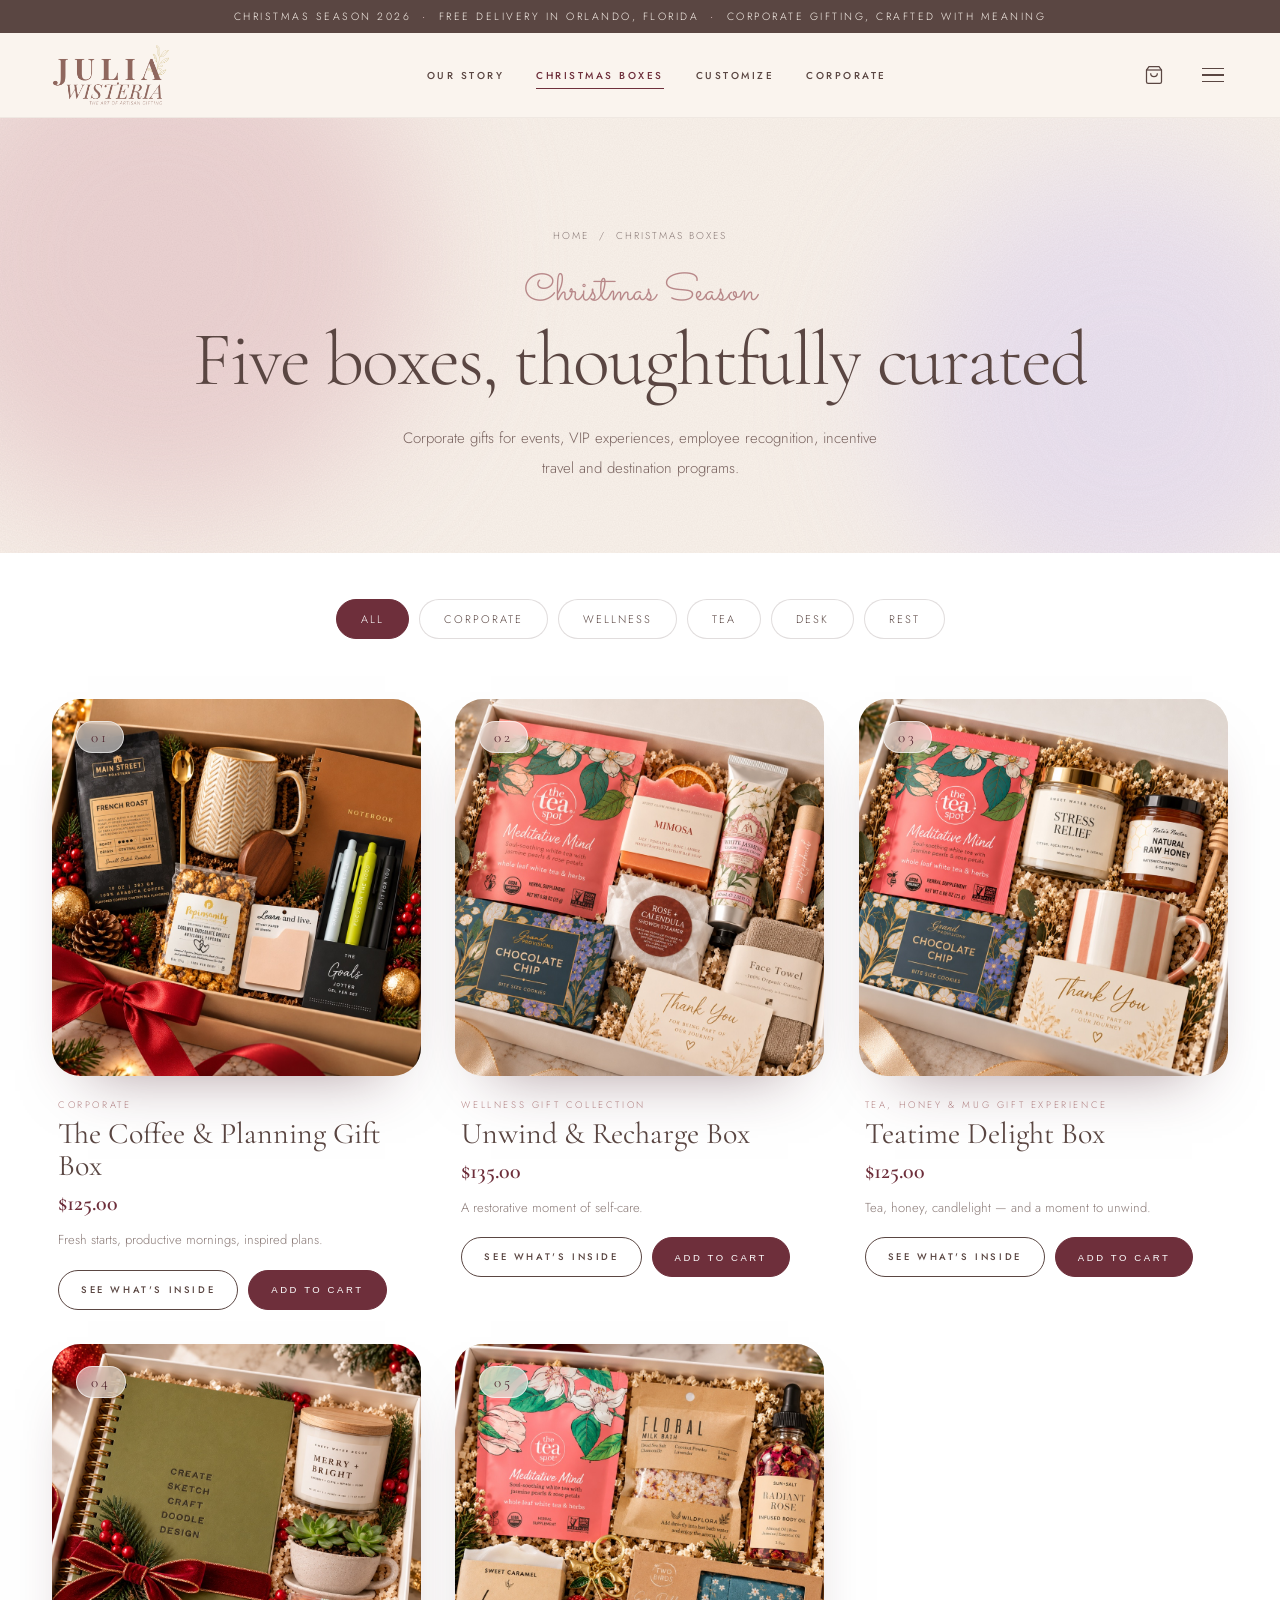
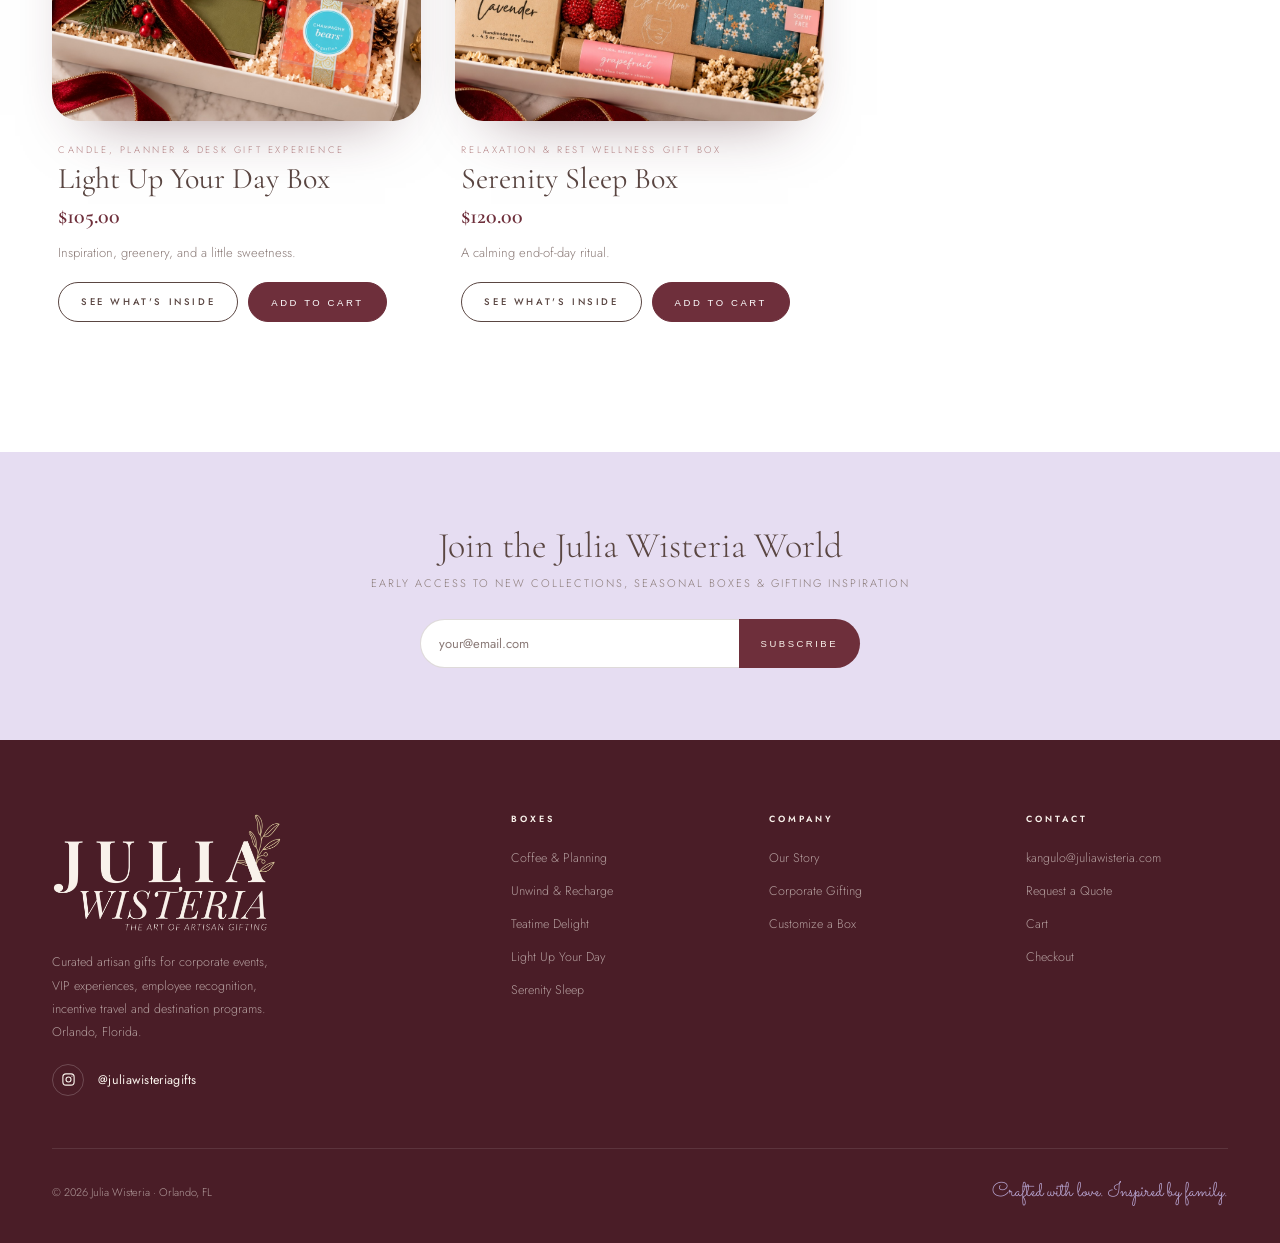
<file: shop.html>
<!DOCTYPE html>
<html lang="en">
<head>
<meta charset="UTF-8">
<meta name="viewport" content="width=device-width, initial-scale=1.0">
<title>Christmas Boxes — Julia Wisteria</title>
<link href="https://fonts.googleapis.com/css2?family=Cormorant+Garamond:ital,wght@0,300;0,400;0,500;0,600;1,300;1,400&family=Sacramento&family=Jost:wght@300;400;500;600&display=swap" rel="stylesheet">
<style>
:root{
  --cream:#F9F2EB;--cream-d:#F0E6D9;--brown:#5A4642;--brown-l:#7A6460;
  --rose:#B88889;--rose-l:#D4B4B5;--lav:#A89A9E;--sage:#C1C099;
  --white:#fff;--muted:#8B7B78;
}
*,*::before,*::after{margin:0;padding:0;box-sizing:border-box}
html{scroll-behavior:smooth}
body{background:var(--white);color:var(--brown);font-family:'Jost',sans-serif;font-weight:300;overflow-x:hidden}
a{text-decoration:none;color:inherit}

/* ── ANNOUNCEMENT ── */
.ann{background:var(--brown);color:var(--cream);text-align:center;padding:9px;font-size:10.5px;letter-spacing:2.5px;text-transform:uppercase}
.ann b{color:var(--rose-l);font-weight:400}

/* ── HEADER ── */
.hdr-wrap{position:sticky;top:0;z-index:200;background:rgba(249,242,235,.97);backdrop-filter:blur(14px);border-bottom:1px solid rgba(90,70,66,.07)}
.hdr{max-width:1440px;margin:0 auto;padding:0 52px;height:74px;display:flex;align-items:center}
.logo{flex-shrink:0;margin-right:auto}
.logo-n{font-family:'Cormorant Garamond',serif;font-size:17px;font-weight:600;letter-spacing:4.5px;text-transform:uppercase;color:var(--brown);display:block;line-height:1}
.logo-t{font-family:'Sacramento',cursive;font-size:12px;color:var(--rose);display:block;margin-top:2px}
nav{display:flex;align-items:center;gap:32px;margin:0 auto}
nav a{font-size:10px;letter-spacing:2.5px;text-transform:uppercase;font-weight:500;color:var(--brown);transition:color .25s;white-space:nowrap}
nav a:hover{color:var(--rose)}
.icons{display:flex;align-items:center;gap:18px;margin-left:auto;flex-shrink:0}
.icons a,.icons button{background:none;border:none;cursor:pointer;color:var(--brown);display:flex;align-items:center;transition:color .25s}
.icons a:hover,.icons button:hover{color:var(--rose)}
.icons svg{width:20px;height:20px}
.cbadge{background:var(--rose);color:#fff;border-radius:50%;font-size:8px;font-weight:700;width:14px;height:14px;display:flex;align-items:center;justify-content:center;margin-left:-5px;margin-top:-12px}

/* ── HERO ── */
.hero{position:relative;height:90vh;min-height:600px;overflow:hidden;display:flex;align-items:center}
.hero-bg{position:absolute;inset:0;background:linear-gradient(120deg,#EDD9C6 0%,#DEC8B0 35%,#CEAE98 65%,#BAA088 100%)}
.hero-ov{position:absolute;inset:0;background:linear-gradient(90deg,rgba(40,28,26,.58) 0%,rgba(40,28,26,.22) 52%,transparent 78%)}
.hero-scene{position:absolute;right:0;top:0;width:62%;height:100%}
.hero-txt{position:relative;z-index:10;padding:0 80px;max-width:620px}
.h-eye{font-family:'Sacramento',cursive;font-size:34px;color:rgba(249,242,235,.85);display:block;margin-bottom:8px}
.h1{font-family:'Cormorant Garamond',serif;font-size:68px;font-weight:300;line-height:1.06;letter-spacing:-1px;color:#fff;margin-bottom:22px;text-shadow:0 2px 28px rgba(40,28,26,.45)}
.h1 em{font-style:italic;color:rgba(255,255,255,.82)}
.h-sub{font-size:11px;letter-spacing:2px;text-transform:uppercase;color:rgba(249,242,235,.72);line-height:2.1;max-width:380px;margin-bottom:36px}
.btns{display:flex;gap:14px}
.btn-w{background:#fff;color:var(--brown);padding:15px 40px;font-size:10px;letter-spacing:3px;text-transform:uppercase;font-weight:500;display:inline-block;transition:all .25s}
.btn-w:hover{background:var(--rose);color:#fff}
.btn-wg{border:1px solid rgba(255,255,255,.55);color:rgba(255,255,255,.85);padding:15px 38px;font-size:10px;letter-spacing:3px;text-transform:uppercase;font-weight:500;display:inline-block;transition:all .25s}
.btn-wg:hover{border-color:#fff;color:#fff}

/* ── TRUST BAR ── */
.trust{background:var(--brown);padding:12px 0;overflow:hidden}
.tt{display:flex;gap:56px;animation:sl 22s linear infinite;white-space:nowrap}
.ti{font-size:9.5px;letter-spacing:3px;text-transform:uppercase;color:var(--cream);display:flex;align-items:center;gap:12px}
.ti::before{content:'✦';color:var(--rose-l);font-size:7px}
@keyframes sl{from{transform:translateX(0)}to{transform:translateX(-50%)}}

/* ── PILLARS ── */
.pillars{display:grid;grid-template-columns:repeat(3,1fr);border-bottom:1px solid rgba(90,70,66,.08)}
.pill{padding:52px 48px;border-right:1px solid rgba(90,70,66,.08);transition:background .3s;cursor:pointer}
.pill:last-child{border-right:none}
.pill:hover{background:var(--cream)}
.pill-ico{width:38px;height:38px;margin-bottom:16px;color:var(--rose)}
.pill h3{font-family:'Cormorant Garamond',serif;font-size:24px;font-weight:400;margin-bottom:10px}
.pill p{font-size:12.5px;line-height:1.88;color:var(--muted);max-width:280px;margin-bottom:20px}
.pill-lk{font-size:9.5px;letter-spacing:2.5px;text-transform:uppercase;font-weight:600;border-bottom:1px solid var(--brown);padding-bottom:2px;display:inline-block;transition:color .25s,border-color .25s}
.pill-lk:hover{color:var(--rose);border-color:var(--rose)}

/* ── SECTION HEADER ── */
.sh{text-align:center;padding:80px 48px 52px}
.sh-eye{font-family:'Sacramento',cursive;font-size:28px;color:var(--rose);display:block;margin-bottom:4px}
.sh-h2{font-family:'Cormorant Garamond',serif;font-size:44px;font-weight:300;letter-spacing:-.5px;margin-bottom:12px}
.sh-p{font-size:11px;letter-spacing:2px;text-transform:uppercase;color:var(--muted);line-height:2}

/* ── COLLECTIONS TILES (4 col, demisdos style) ── */
.ctiles{display:grid;grid-template-columns:repeat(4,1fr);gap:16px;padding:0 48px 80px;max-width:1440px;margin:0 auto}
.ctile{position:relative;overflow:hidden;cursor:pointer;display:block}
.ctile-img{aspect-ratio:1;overflow:hidden;position:relative}
.ctile-img svg{width:100%;height:100%;display:block;transition:transform .6s ease}
.ctile:hover .ctile-img svg{transform:scale(1.05)}
.ctile-lbl{padding:14px 0 4px}
.ctile-name{font-family:'Cormorant Garamond',serif;font-size:18px;font-weight:400;margin-bottom:4px}
.ctile-sub{font-size:10px;letter-spacing:1.8px;text-transform:uppercase;color:var(--muted)}

/* ── PRODUCT GRID ── */
.pgrid{display:grid;grid-template-columns:repeat(3,1fr);gap:28px;padding:0 48px 16px;max-width:1440px;margin:0 auto}
.pcard{cursor:pointer}
.pimg{position:relative;overflow:hidden;aspect-ratio:3/4}
.pimg svg{width:100%;height:100%;display:block;transition:transform .7s ease}
.pcard:hover .pimg svg{transform:scale(1.04)}
.ptag{position:absolute;top:16px;left:16px;font-size:9px;letter-spacing:2px;text-transform:uppercase;padding:5px 11px;font-weight:500;z-index:2}
.tg-d{background:var(--brown);color:var(--cream)}
.tg-r{background:var(--rose);color:#fff}
.tg-s{background:var(--sage);color:var(--brown)}
.pinfo{padding:16px 2px 0}
.pname{font-family:'Cormorant Garamond',serif;font-size:20px;font-weight:400;margin-bottom:4px}
.psub{font-size:9.5px;letter-spacing:1.8px;text-transform:uppercase;color:var(--muted);margin-bottom:8px}
.pprice{font-family:'Cormorant Garamond',serif;font-size:18px;font-weight:500}
.view-all{text-align:center;padding:48px 0 80px}
.btn-b{background:var(--brown);color:var(--cream);padding:15px 44px;font-size:10px;letter-spacing:3px;text-transform:uppercase;font-weight:500;display:inline-block;transition:background .25s}
.btn-b:hover{background:var(--rose)}

/* ── FEATURED PRODUCT ── */
.feat{display:grid;grid-template-columns:1.15fr 1fr;background:var(--cream)}
.feat-vis{position:relative;overflow:hidden;min-height:580px;display:flex;align-items:center;justify-content:center;padding:60px;background:linear-gradient(145deg,#EAD6C2,#D8C0A8,#C6AA90)}
.feat-content{padding:80px 72px 80px 60px;display:flex;flex-direction:column;justify-content:center}
.feat-badge{display:flex;align-items:center;gap:8px;margin-bottom:20px}
.feat-dot{width:6px;height:6px;background:var(--rose);border-radius:50%}
.feat-badge span{font-size:9.5px;letter-spacing:2.5px;text-transform:uppercase;color:var(--muted);font-weight:500}
.feat-script{font-family:'Sacramento',cursive;font-size:28px;color:var(--rose);display:block;margin-bottom:4px}
.feat-h2{font-family:'Cormorant Garamond',serif;font-size:44px;font-weight:300;line-height:1.12;letter-spacing:-.5px;margin-bottom:18px}
.feat-p{font-size:13.5px;line-height:1.95;color:var(--muted);margin-bottom:22px;max-width:400px}
.feat-inc h4{font-size:9px;letter-spacing:2.5px;text-transform:uppercase;font-weight:600;margin-bottom:12px}
.feat-item{display:flex;align-items:center;gap:10px;margin-bottom:8px}
.fid{width:4px;height:4px;background:var(--rose);border-radius:50%;flex-shrink:0}
.feat-item span{font-size:12.5px;color:var(--muted)}
.feat-price{font-family:'Cormorant Garamond',serif;font-size:30px;font-weight:500;margin:22px 0}
.feat-btns{display:flex;gap:12px}
.btn-br{background:var(--brown);color:var(--cream);padding:15px 36px;font-size:10px;letter-spacing:3px;text-transform:uppercase;font-weight:500;display:inline-block;transition:background .25s}
.btn-br:hover{background:var(--rose)}
.btn-ol{border:1px solid var(--brown);color:var(--brown);padding:15px 36px;font-size:10px;letter-spacing:3px;text-transform:uppercase;font-weight:500;display:inline-block;transition:all .25s}
.btn-ol:hover{background:var(--brown);color:var(--cream)}

/* ── ABOUT ── */
.about{display:grid;grid-template-columns:1fr 1fr}
.about-vis{min-height:500px;background:linear-gradient(145deg,#CABAAE,#B8A49A,#A89086);position:relative;display:flex;align-items:center;justify-content:center;overflow:hidden}
.about-txt{padding:80px;background:var(--cream-d);display:flex;flex-direction:column;justify-content:center}
.ab-eye{font-family:'Sacramento',cursive;font-size:28px;color:var(--rose);display:block;margin-bottom:6px}
.ab-h2{font-family:'Cormorant Garamond',serif;font-size:42px;font-weight:300;line-height:1.12;margin-bottom:18px}
.ab-h2 em{font-style:italic;color:var(--brown-l)}
.ab-p{font-size:13.5px;line-height:1.95;color:var(--muted);max-width:400px;margin-bottom:28px}
.stats{display:flex;gap:44px;margin-bottom:32px}
.sn{font-family:'Cormorant Garamond',serif;font-size:38px;font-weight:300;color:var(--brown);display:block;line-height:1}
.sl{font-size:9.5px;letter-spacing:2px;text-transform:uppercase;color:var(--muted);display:block;margin-top:4px}

/* ── TESTIMONIALS ── */
.testi{background:var(--white);padding:88px 0}
.tgrid{display:grid;grid-template-columns:repeat(3,1fr);gap:1px;background:rgba(90,70,66,.08);margin-top:52px}
.tc{background:var(--white);padding:40px 36px;position:relative}
.tc::before{content:'\201C';font-family:'Cormorant Garamond',serif;font-size:80px;font-weight:300;color:rgba(184,136,137,.13);position:absolute;top:-6px;left:22px;line-height:1;pointer-events:none}
.ts{color:var(--sage);font-size:12px;letter-spacing:3px;margin-bottom:16px}
.tq{font-family:'Cormorant Garamond',serif;font-size:17px;font-weight:300;line-height:1.78;color:var(--brown);font-style:italic;margin-bottom:20px}
.ta{font-size:10px;letter-spacing:2.5px;text-transform:uppercase;color:var(--muted)}

/* ── CORPORATE CTA ── */
.corp{background:var(--brown);padding:96px 48px;text-align:center;position:relative;overflow:hidden}
.corp::before{content:'';position:absolute;inset:0;background:radial-gradient(ellipse at 25% 50%,rgba(184,136,137,.12) 0%,transparent 65%),radial-gradient(ellipse at 75% 50%,rgba(193,192,153,.08) 0%,transparent 65%)}
.corp>*{position:relative;z-index:1}
.c-eye{font-family:'Sacramento',cursive;font-size:30px;color:var(--sage);display:block;margin-bottom:8px}
.c-h2{font-family:'Cormorant Garamond',serif;font-size:48px;font-weight:300;color:var(--cream);letter-spacing:-.5px;margin-bottom:16px}
.c-p{font-size:13px;line-height:1.9;color:rgba(249,242,235,.62);max-width:560px;margin:0 auto 36px}
.c-btns{display:flex;gap:14px;justify-content:center}
.btn-ro{background:var(--rose);color:#fff;padding:15px 40px;font-size:10px;letter-spacing:3px;text-transform:uppercase;font-weight:500;display:inline-block;transition:background .25s}
.btn-ro:hover{background:#9e7373}
.btn-gl{border:1px solid rgba(249,242,235,.4);color:rgba(249,242,235,.8);padding:15px 40px;font-size:10px;letter-spacing:3px;text-transform:uppercase;font-weight:500;display:inline-block;transition:all .25s}
.btn-gl:hover{border-color:var(--cream);color:var(--cream)}

/* ── NEWSLETTER ── */
.nl{background:var(--cream);padding:72px 48px;text-align:center}
.nl-h{font-family:'Cormorant Garamond',serif;font-size:36px;font-weight:300;margin-bottom:8px}
.nl-p{font-size:11px;letter-spacing:2px;text-transform:uppercase;color:var(--muted);margin-bottom:28px}
.nl-form{display:flex;max-width:440px;margin:0 auto}
.nl-i{flex:1;border:1px solid rgba(90,70,66,.2);border-right:none;padding:14px 18px;font-family:'Jost',sans-serif;font-size:13px;color:var(--brown);background:var(--white);outline:none}
.nl-i::placeholder{color:var(--muted)}
.nl-btn{background:var(--brown);color:var(--cream);border:none;padding:14px 22px;font-size:9.5px;letter-spacing:2.5px;text-transform:uppercase;font-weight:500;cursor:pointer;transition:background .25s;white-space:nowrap}
.nl-btn:hover{background:var(--rose)}

/* ── FOOTER ── */
footer{background:var(--cream-d);padding:72px 52px 36px}
.fg{max-width:1440px;margin:0 auto;display:grid;grid-template-columns:2fr 1fr 1fr 1fr;gap:56px;padding-bottom:52px;border-bottom:1px solid rgba(90,70,66,.1)}
.fb-n{font-family:'Cormorant Garamond',serif;font-size:16px;font-weight:600;letter-spacing:4px;text-transform:uppercase;color:var(--brown);display:block;line-height:1}
.fb-t{font-family:'Sacramento',cursive;font-size:14px;color:var(--rose);display:block;margin:3px 0 16px}
.fb-p{font-size:12.5px;line-height:1.85;color:var(--muted);max-width:218px;margin-bottom:20px}
.fsoc{display:flex;gap:10px}
.fsoc a{width:32px;height:32px;border:1px solid rgba(90,70,66,.18);display:flex;align-items:center;justify-content:center;font-size:10px;font-weight:700;color:var(--brown);transition:all .25s}
.fsoc a:hover{background:var(--brown);color:var(--cream)}
.fc h4{font-size:9px;letter-spacing:3px;text-transform:uppercase;font-weight:600;color:var(--brown);margin-bottom:20px}
.fc ul{list-style:none}
.fc li{margin-bottom:10px}
.fc a{font-size:12.5px;color:var(--muted);transition:color .25s}
.fc a:hover{color:var(--brown)}
.fbot{max-width:1440px;margin:0 auto;padding-top:28px;display:flex;justify-content:space-between;align-items:center}
.fcp{font-size:11px;color:var(--muted)}
.flo{font-family:'Sacramento',cursive;font-size:20px;color:var(--rose)}

/* ── PAYMENT ICONS ── */
.pay{display:flex;gap:8px;margin-top:16px}
.pay span{border:1px solid rgba(90,70,66,.15);border-radius:3px;padding:4px 8px;font-size:9px;letter-spacing:1px;color:var(--muted);font-weight:500}

/* ── HAMBURGER BUTTON ── */
.ham{display:none;flex-direction:column;gap:5px;background:none;border:none;cursor:pointer;padding:4px;margin-left:16px}
.ham span{display:block;width:22px;height:1.5px;background:var(--brown);transition:all .3s}
.ham.open span:nth-child(1){transform:translateY(6.5px) rotate(45deg)}
.ham.open span:nth-child(2){opacity:0}
.ham.open span:nth-child(3){transform:translateY(-6.5px) rotate(-45deg)}

/* Mobile nav overlay */
.mob-nav{display:none;position:fixed;inset:0;z-index:190;background:rgba(249,242,235,.98);backdrop-filter:blur(16px);flex-direction:column;align-items:center;justify-content:center;gap:36px}
.mob-nav.open{display:flex}
.mob-nav a{font-family:'Cormorant Garamond',serif;font-size:32px;font-weight:300;color:var(--brown);letter-spacing:1px;transition:color .25s}
.mob-nav a:hover{color:var(--rose)}
.mob-nav-close{position:absolute;top:24px;right:24px;background:none;border:none;cursor:pointer;font-size:28px;color:var(--brown);line-height:1}

/* ════════════════════════════════════════
   RESPONSIVE — TABLET (≤1024px)
════════════════════════════════════════ */
@media(max-width:1024px){
  /* Header */
  .hdr{padding:0 32px}
  nav{display:none}
  .ham{display:flex}
  .icons a:first-child,.icons a:nth-child(2){display:none}

  /* Hero */
  .hero{height:72vh;min-height:520px}
  .hero-txt{padding:0 48px;max-width:520px}
  .h1{font-size:54px}
  .hero-scene{width:52%}

  /* Pillars */
  .pillars{grid-template-columns:1fr}
  .pill{border-right:none;border-bottom:1px solid rgba(90,70,66,.08);padding:40px 36px}
  .pill:last-child{border-bottom:none}

  /* Collections */
  .ctiles{grid-template-columns:repeat(2,1fr);padding:0 32px 60px}

  /* Products */
  .pgrid{grid-template-columns:repeat(2,1fr);gap:20px;padding:0 32px 16px}

  /* Featured */
  .feat{grid-template-columns:1fr}
  .feat-vis{min-height:400px}
  .feat-content{padding:52px 48px}

  /* About */
  .about{grid-template-columns:1fr}
  .about-vis{min-height:320px}
  .about-txt{padding:56px 48px}

  /* Testimonials */
  .tgrid{grid-template-columns:1fr}

  /* Corporate */
  .corp{padding:72px 36px}
  .c-h2{font-size:38px}

  /* Section headers */
  .sh{padding:60px 32px 40px}
  .sh-h2{font-size:36px}

  /* Footer */
  footer{padding:56px 36px 32px}
  .fg{grid-template-columns:1fr 1fr;gap:40px}
}

/* ════════════════════════════════════════
   RESPONSIVE — MOBILE (≤768px)
════════════════════════════════════════ */
@media(max-width:768px){
  /* Announcement */
  .ann{font-size:9px;letter-spacing:1.5px;padding:8px 16px}

  /* Header */
  .hdr{padding:0 20px;height:64px}
  .logo-n{font-size:14px;letter-spacing:3px}
  .logo-t{font-size:11px}

  /* Hero */
  .hero{height:auto;min-height:0;padding:100px 0 60px}
  .hero-bg{background:linear-gradient(160deg,#DEC8B0 0%,#CEAE98 50%,#BAA088 100%)}
  .hero-ov{background:linear-gradient(180deg,rgba(40,28,26,.5) 0%,rgba(40,28,26,.35) 100%)}
  .hero-scene{display:none}
  .hero-txt{padding:0 24px;max-width:100%}
  .h-eye{font-size:26px}
  .h1{font-size:42px;letter-spacing:-.5px}
  .h-sub{font-size:10px;max-width:100%;margin-bottom:28px}
  .btns{flex-direction:column;gap:10px;max-width:260px}
  .btn-w,.btn-wg{padding:14px 24px;text-align:center;font-size:9.5px}

  /* Trust bar */
  .trust{padding:10px 0}
  .ti{font-size:8.5px;letter-spacing:2px}

  /* Pillars */
  .pill{padding:32px 24px}
  .pill h3{font-size:22px}

  /* Section headers */
  .sh{padding:52px 20px 36px}
  .sh-eye{font-size:24px}
  .sh-h2{font-size:30px}
  .sh-p{font-size:10px;letter-spacing:1.5px}

  /* Collections tiles */
  .ctiles{grid-template-columns:repeat(2,1fr);gap:10px;padding:0 20px 52px}
  .ctile-name{font-size:15px}

  /* Product grid */
  .pgrid{grid-template-columns:repeat(2,1fr);gap:14px;padding:0 20px 16px}
  .pname{font-size:16px}
  .pprice{font-size:15px}
  .view-all{padding:36px 0 52px}

  /* Featured */
  .feat{grid-template-columns:1fr}
  .feat-vis{min-height:280px}
  .feat-content{padding:40px 24px}
  .feat-h2{font-size:34px}
  .feat-p{font-size:13px}
  .feat-price{font-size:26px}
  .feat-btns{flex-direction:column;gap:10px}
  .btn-br,.btn-ol{padding:14px 24px;text-align:center}

  /* About */
  .about{grid-template-columns:1fr}
  .about-vis{min-height:200px}
  .about-txt{padding:40px 24px}
  .ab-h2{font-size:32px}
  .ab-p{font-size:13px}
  .stats{gap:28px}
  .sn{font-size:30px}

  /* Testimonials */
  .testi{padding:52px 0}
  .tgrid{grid-template-columns:1fr}
  .tc{padding:32px 24px}

  /* Corporate CTA */
  .corp{padding:56px 24px}
  .c-eye{font-size:24px}
  .c-h2{font-size:30px}
  .c-p{font-size:12.5px}
  .c-btns{flex-direction:column;align-items:center;gap:10px}
  .btn-ro,.btn-gl{padding:14px 32px;text-align:center;width:100%;max-width:280px}

  /* Newsletter */
  .nl{padding:52px 24px}
  .nl-h{font-size:28px}
  .nl-form{flex-direction:column;max-width:320px}
  .nl-i{border-right:1px solid rgba(90,70,66,.2);border-bottom:none}
  .nl-btn{padding:14px;font-size:9px}

  /* Footer */
  footer{padding:48px 20px 28px}
  .fg{grid-template-columns:1fr 1fr;gap:32px;padding-bottom:40px}
  .fb-n{font-size:14px}
  .fbot{flex-direction:column;gap:12px;text-align:center}
}

/* ════════════════════════════════════════
   RESPONSIVE — SMALL MOBILE (≤480px)
════════════════════════════════════════ */
@media(max-width:480px){
  .h1{font-size:36px}
  .ctiles{grid-template-columns:1fr}
  .pgrid{grid-template-columns:1fr;max-width:340px;margin:0 auto}
  .sh-h2{font-size:26px}
  .fg{grid-template-columns:1fr}
  .stats{flex-wrap:wrap;gap:20px}
}
</style>
<link rel="stylesheet" href="assets/motion.css?v=aedae496">
<link rel="icon" type="image/png" sizes="32x32" href="assets/brand/favicon-32.png">
<link rel="icon" type="image/png" sizes="192x192" href="assets/brand/favicon-192.png">
<link rel="apple-touch-icon" href="assets/brand/apple-touch-icon.png">
<meta name="theme-color" content="#F9F2EB">
<style id="critical">.mdl,.drw,.paysh,.jwt{position:fixed}.mdl:not(.open){visibility:hidden;pointer-events:none}.mdl img,.jwt img{max-width:100%}</style>
</head>
<body>
<div class="progress"></div><div class="glow"></div><div class="fall" aria-hidden="true"></div>
<div class="ann">Christmas Season 2026 &nbsp;<b>·</b>&nbsp; Free delivery in Orlando, Florida &nbsp;<b>·</b>&nbsp; Corporate gifting, crafted with meaning</div>
<div class="hdr-wrap"><div class="hdr">
  <div class="logo"><a href="julia-wisteria.html" aria-label="Julia Wisteria — Home"><img class="logo-img" src="assets/brand/logo-julia-wisteria.png" alt="Julia Wisteria — The Art of Artisan Gifting" width="900" height="472"></a></div>
  <nav><a href="about.html">Our Story</a><a href="shop.html" class="active">Christmas Boxes</a><a href="build.html">Customize</a><a href="corporate.html">Corporate</a></nav>
  <div class="icons">
    <a href="cart.html" id="cartlink" aria-label="Cart" style="display:flex;align-items:flex-start">
      <svg viewBox="0 0 24 24" fill="none" stroke="currentColor" stroke-width="1.5"><path d="M6 2L3 6v14a2 2 0 002 2h14a2 2 0 002-2V6l-3-4z"/><line x1="3" y1="6" x2="21" y2="6"/><path d="M16 10a4 4 0 01-8 0"/></svg>
      <span class="cbadge" id="qbadge" style="display:none">0</span>
    </a>
    <button class="ham" id="ham" aria-label="Menu"><span></span><span></span><span></span></button>
  </div>
</div></div>
<div class="mob-nav" id="mob-nav"><button class="mob-nav-close" id="mob-close">✕</button><a href="julia-wisteria.html" onclick="closeMobNav()">Home</a><a href="about.html" onclick="closeMobNav()">Our Story</a><a href="shop.html" onclick="closeMobNav()">Christmas Boxes</a><a href="build.html" onclick="closeMobNav()">Customize</a><a href="corporate.html" onclick="closeMobNav()">Corporate</a><a href="cart.html" onclick="closeMobNav()">Cart</a></div>
<section class="ph">
  <div class="x-hero-bg"><div class="blob b1"></div><div class="blob b2"></div><div class="grain"></div></div>
  <div class="crumbs rv"><a href="julia-wisteria.html">Home</a> &nbsp;/&nbsp; Christmas Boxes</div>
  <span class="x-script rv">Christmas Season</span>
  <h1 class="x-h1 split">Five boxes, thoughtfully curated</h1>
  <p class="x-lead rv" style="--d:.3s">Corporate gifts for events, VIP experiences, employee recognition, incentive travel and destination programs.</p>
</section>
<div class="wrap">
  <div class="chips" id="chips"></div>
  <div class="sgrid" id="sgrid"></div>
</div>
<div class="nl">
  <h3 class="nl-h">Join the Julia Wisteria World</h3>
  <p class="nl-p">Early access to new collections, seasonal boxes &amp; gifting inspiration</p>
  <div class="nl-form"><input class="nl-i" type="email" placeholder="your@email.com" aria-label="Email"><button class="nl-btn">Subscribe</button></div>
</div>
<footer>
  <div class="fg">
    <div>
      <img class="fb-logo" src="assets/brand/logo-julia-wisteria-light.png" alt="Julia Wisteria — The Art of Artisan Gifting" width="900" height="472" loading="lazy">
      <p class="fb-p">Curated artisan gifts for corporate events, VIP experiences, employee recognition, incentive travel and destination programs. Orlando, Florida.</p>
      <div class="fsoc"><a href="https://www.instagram.com/juliawisteriagifts/" target="_blank" rel="noopener" aria-label="Instagram @juliawisteriagifts"><svg viewBox="0 0 24 24" width="15" height="15" fill="none" stroke="currentColor" stroke-width="1.8"><rect x="3" y="3" width="18" height="18" rx="5"/><circle cx="12" cy="12" r="4"/><circle cx="17.5" cy="6.5" r="1" fill="currentColor" stroke="none"/></svg></a><a class="fsoc-t" href="https://www.instagram.com/juliawisteriagifts/" target="_blank" rel="noopener">@juliawisteriagifts</a></div>
    </div>
    <div class="fc"><h4>Boxes</h4><ul><li><a href="product.html?box=0">Coffee &amp; Planning</a></li><li><a href="product.html?box=1">Unwind &amp; Recharge</a></li><li><a href="product.html?box=2">Teatime Delight</a></li><li><a href="product.html?box=3">Light Up Your Day</a></li><li><a href="product.html?box=4">Serenity Sleep</a></li></ul></div>
    <div class="fc"><h4>Company</h4><ul><li><a href="about.html">Our Story</a></li><li><a href="corporate.html">Corporate Gifting</a></li><li><a href="build.html">Customize a Box</a></li></ul></div>
    <div class="fc"><h4>Contact</h4><ul><li><a href="mailto:kangulo@juliawisteria.com">kangulo@juliawisteria.com</a></li><li><a href="corporate.html#quote">Request a Quote</a></li><li><a href="cart.html">Cart</a></li><li><a href="checkout.html">Checkout</a></li></ul></div>
  </div>
  <div class="fbot"><span class="fcp">© 2026 Julia Wisteria · Orlando, FL</span><span class="flo">Crafted with love. Inspired by family.</span></div>
</footer>
<script src="assets/site.js?v=ca823141"></script>
<script src="assets/motion.js?v=cc7d9c39"></script>
<script>
(function(){
  var cats=['All'].concat(BOXES.map(function(b){return b.cat}));
  var chips=document.getElementById('chips'),grid=document.getElementById('sgrid');
  chips.innerHTML=cats.map(function(c,i){return '<button class="chip'+(i?'':' on')+'" data-c="'+c+'">'+c+'</button>'}).join('');
  grid.innerHTML=BOXES.map(function(b,i){return '<article class="sc rv" style="--d:'+(i%3)*.1+'s" data-c="'+b.cat+'">'+
   '<a class="sc-img" href="product.html?box='+i+'"><img src="images/christmas/'+b.i+'.jpg" alt="'+JW.esc(b.t)+'" loading="lazy"><span class="bx-n">0'+(i+1)+'</span></a>'+
   '<div class="sc-b"><span class="sc-k">'+JW.esc(b.k)+'</span><a href="product.html?box='+i+'" class="sc-t">'+JW.esc(b.t)+'</a><span class="price">'+JW.money(b.price)+'</span><p class="sc-s">'+JW.esc(b.s)+'</p>'+
   '<div class="sc-a"><a href="product.html?box='+i+'" class="btn-x sm">See what\'s inside</a><button class="btn-x sm solid" data-add="'+i+'">Add to cart</button></div></div></article>'}).join('');
  chips.addEventListener('click',function(e){var c=e.target.closest('.chip');if(!c)return;
    chips.querySelectorAll('.chip').forEach(function(x){x.classList.toggle('on',x===c)});
    grid.querySelectorAll('.sc').forEach(function(s){s.classList.toggle('off',c.dataset.c!=='All'&&s.dataset.c!==c.dataset.c);s.classList.add('in')})});
  grid.addEventListener('click',function(e){var b=e.target.closest('[data-add]');if(!b)return;
    JW.add({id:+b.dataset.add,qty:1,brand:false,note:''});JW.open()});
  document.querySelectorAll('.sc').forEach(function(s){if(window.IntersectionObserver)return;s.classList.add('in')});
  // observe newly rendered .rv
  var io=new IntersectionObserver(function(es){es.forEach(function(e){if(e.isIntersecting){e.target.classList.add('in');io.unobserve(e.target)}})},{threshold:.12});
  grid.querySelectorAll('.rv').forEach(function(x){io.observe(x)});
})();
</script>
<script src="assets/toast.js?v=c2eeba62"></script>
<script>
(function(){
  var list=BOXES.map(function(b,n){return {kicker:'Featured this season',title:b.t,sub:JW.money(b.price)+' · '+b.s,img:'images/christmas/'+b.i+'.jpg',href:'product.html?box='+n}});
  list.push({icon:'🚚',kicker:'Good to know',title:'Free delivery in Orlando, Florida',sub:'On every Christmas box',href:'shop.html'});
  list.push({icon:'✉️',kicker:'Corporate gifting',title:'Personalized cards & custom branding',sub:'Request a quote for your team',href:'corporate.html#quote'});
  var d=JWToast.daysToChristmas();
  if(d>0)list.push({icon:'🎄',kicker:'Christmas Season',title:d+(d===1?' day':' days')+' until Christmas',sub:'Order early so your gifts arrive on time',href:'shop.html'});
  JWToast.start(list);
})();
</script>
</body>
</html>
</file>
<file: assets/motion.css>
/* Julia Wisteria — Christmas Season refresh: modern look + motion */
:root{
  --wine:#6E2F3B;--wine-d:#4A1D27;--lilac:#B9A6D3;--lilac-l:#E6DDF2;--pine:#4F5E45;--gold:#C9A66B;
  --ease:cubic-bezier(.22,.8,.24,1);
}
@media (prefers-reduced-motion:no-preference){
  html{scroll-behavior:smooth}
}
::selection{background:var(--lilac);color:var(--wine-d)}

/* scroll progress */
.progress{position:fixed;top:0;left:0;height:2px;width:100%;transform-origin:0 50%;transform:scaleX(0);background:linear-gradient(90deg,var(--lilac),var(--rose),var(--wine));z-index:999}

/* reveal */
.rv{opacity:0;transform:translateY(34px);filter:blur(6px);transition:opacity .9s var(--ease),transform .9s var(--ease),filter .9s var(--ease);transition-delay:var(--d,0s)}
.rv.in{opacity:1;transform:none;filter:none}
.rv-l{transform:translateX(-40px)}.rv-r{transform:translateX(40px)}
.rv-s{transform:scale(.92)}
.rv-l.in,.rv-r.in,.rv-s.in{transform:none}
.split .w{display:inline-block;overflow:hidden;vertical-align:top;padding-bottom:.12em}
.split .w>span{display:inline-block;transform:translateY(110%);transition:transform .9s var(--ease);transition-delay:calc(var(--i)*55ms)}
.split.in .w>span{transform:none}

/* ---------- HERO ---------- */
.x-hero{position:relative;min-height:calc(100vh - 110px);display:grid;grid-template-columns:1.05fr .95fr;align-items:center;gap:40px;padding:70px 52px 90px;max-width:1440px;margin:0 auto}
.x-hero-bg{position:absolute;inset:0;z-index:-1;overflow:hidden;pointer-events:none;width:100vw;left:50%;transform:translateX(-50%);background:var(--cream)}
.blob{position:absolute;border-radius:50%;filter:blur(70px);opacity:.75;animation:drift 18s ease-in-out infinite alternate}
.b1{width:520px;height:520px;background:#E8C9CB;top:-120px;left:-100px}
.b2{width:460px;height:460px;background:var(--lilac-l);right:-80px;top:10%;animation-duration:22s;animation-delay:-6s}
.b3{width:380px;height:380px;background:#E9D7B8;bottom:-120px;left:38%;animation-duration:26s;animation-delay:-12s;opacity:.6}
@keyframes drift{to{transform:translate3d(60px,40px,0) scale(1.15)}}
.grain{position:absolute;inset:0;opacity:.18;mix-blend-mode:multiply;background-image:url("data:image/svg+xml;utf8,<svg xmlns='http://www.w3.org/2000/svg' width='160' height='160'><filter id='n'><feTurbulence type='fractalNoise' baseFrequency='.8' numOctaves='2' stitchTiles='stitch'/><feColorMatrix values='0 0 0 0 .35  0 0 0 0 .27  0 0 0 0 .26  0 0 0 .55 0'/></filter><rect width='100%' height='100%' filter='url(%23n)'/></svg>")}
.x-tag{display:inline-flex;align-items:center;gap:10px;padding:8px 18px 8px 12px;border-radius:999px;background:rgba(255,255,255,.55);border:1px solid rgba(90,70,66,.1);backdrop-filter:blur(10px);font-size:10px;letter-spacing:2.4px;text-transform:uppercase;font-weight:500;margin-bottom:30px}
.x-tag i{width:8px;height:8px;border-radius:50%;background:var(--wine);box-shadow:0 0 0 0 rgba(110,47,59,.5);animation:pulse 2.2s infinite}
@keyframes pulse{70%{box-shadow:0 0 0 10px rgba(110,47,59,0)}100%{box-shadow:0 0 0 0 rgba(110,47,59,0)}}
.x-script{font-family:'Sacramento',cursive;font-size:38px;color:var(--rose);display:block;margin-bottom:2px}
.x-h1{font-family:'Cormorant Garamond',serif;font-weight:300;font-size:clamp(46px,6.6vw,104px);line-height:.98;letter-spacing:-2px;margin-bottom:28px}
.x-h1 em{font-style:italic;background:linear-gradient(100deg,var(--wine),var(--rose) 50%,var(--lilac));-webkit-background-clip:text;background-clip:text;color:transparent;background-size:200% 100%;animation:shine 8s linear infinite}
@keyframes shine{to{background-position:-200% 0}}
.x-lead{font-size:15px;line-height:1.95;color:var(--brown-l);max-width:500px;margin-bottom:38px}
.x-cta{display:flex;gap:14px;flex-wrap:wrap}
.btn-x{position:relative;display:inline-flex;align-items:center;gap:12px;padding:17px 34px;border-radius:999px;font-size:10.5px;letter-spacing:2.6px;text-transform:uppercase;font-weight:500;cursor:pointer;border:1px solid var(--brown);color:var(--brown);overflow:hidden;transition:color .4s var(--ease),transform .3s var(--ease);background:none;isolation:isolate}
.btn-x::before{content:'';position:absolute;inset:0;background:var(--brown);transform:translateY(101%);transition:transform .5s var(--ease);z-index:-1;border-radius:inherit}
.btn-x:hover{color:var(--cream)}.btn-x:hover::before{transform:none}
.btn-x.solid{background:var(--wine);border-color:var(--wine);color:#fff}
.btn-x.solid::before{background:var(--brown)}
.btn-x .ar{transition:transform .4s var(--ease)}.btn-x:hover .ar{transform:translateX(5px)}

/* hero collage */
.x-stack{position:relative;height:620px}
.x-card{position:absolute;border-radius:26px;overflow:hidden;box-shadow:0 40px 80px -30px rgba(74,29,39,.45);background:#fff;border:6px solid rgba(255,255,255,.85);transition:transform .6s var(--ease)}
.x-card img{width:100%;height:100%;object-fit:cover;display:block;transform:scale(1.06);transition:transform 1.2s var(--ease)}
.x-card:hover img{transform:scale(1.14)}
.x-c1{width:62%;height:66%;right:2%;top:0;transform:rotate(3deg);animation:float 9s ease-in-out infinite}
.x-c2{width:48%;height:44%;left:0;top:30%;transform:rotate(-5deg);animation:float 11s ease-in-out -3s infinite;z-index:2}
.x-c3{width:44%;height:38%;right:6%;bottom:0;transform:rotate(-2deg);animation:float 10s ease-in-out -6s infinite;z-index:3}
@keyframes float{50%{translate:0 -18px}}
.x-badge{position:absolute;left:34%;bottom:6%;z-index:5;width:128px;height:128px;border-radius:50%;background:var(--wine);color:var(--cream);display:flex;align-items:center;justify-content:center;text-align:center;font-family:'Cormorant Garamond',serif;font-size:15px;line-height:1.2;box-shadow:0 20px 40px -12px rgba(74,29,39,.5)}
.x-badge svg{position:absolute;inset:0;animation:spin 18s linear infinite}
@keyframes spin{to{transform:rotate(360deg)}}
.x-badge b{font-weight:500;font-size:24px;display:block;font-style:italic}

/* snow / petals */
.fall{position:fixed;inset:0;pointer-events:none;z-index:1;overflow:hidden}
.fall span{position:absolute;top:-30px;width:var(--s);height:var(--s);border-radius:60% 40% 60% 40%;background:var(--c);opacity:.55;animation:fall var(--t) linear infinite;animation-delay:var(--dl)}
@keyframes fall{to{transform:translate3d(var(--x),110vh,0) rotate(540deg)}}

/* marquee */
.mq{background:var(--wine-d);color:var(--cream);overflow:hidden;padding:20px 0;border-block:1px solid rgba(255,255,255,.08)}
.mq-t{display:flex;gap:46px;width:max-content;animation:mq 38s linear infinite;font-family:'Cormorant Garamond',serif;font-style:italic;font-size:28px;font-weight:300;white-space:nowrap}
.mq:hover .mq-t{animation-play-state:paused}
.mq-t span::after{content:'✦';margin-left:46px;color:var(--rose-l);font-style:normal;font-size:14px;vertical-align:middle}
@keyframes mq{to{transform:translateX(-50%)}}

/* occasions */
.occ{max-width:1440px;margin:0 auto;padding:64px 52px 0;display:flex;flex-wrap:wrap;gap:12px;justify-content:center}
.occ span{padding:11px 22px;border-radius:999px;border:1px solid rgba(90,70,66,.16);font-size:11px;letter-spacing:1.8px;text-transform:uppercase;transition:all .35s var(--ease);cursor:default;background:#fff}
.occ span:hover{background:var(--lilac-l);border-color:var(--lilac);transform:translateY(-4px) rotate(-1.5deg)}

/* ---------- STORY ---------- */
.story{position:relative;max-width:1440px;margin:0 auto;padding:130px 52px;display:grid;grid-template-columns:.9fr 1.1fr;gap:90px;align-items:start}
.story-l{position:sticky;top:130px}
.story-num{font-family:'Cormorant Garamond',serif;font-size:clamp(120px,16vw,240px);font-weight:300;line-height:.8;color:transparent;-webkit-text-stroke:1px rgba(110,47,59,.28);letter-spacing:-6px;display:block}
.story-l .sh-eye{font-size:34px;margin:18px 0 4px;text-align:left}
.story-h2{font-family:'Cormorant Garamond',serif;font-weight:300;font-size:clamp(38px,4.4vw,64px);line-height:1.04;letter-spacing:-1.2px}
.story-h2 em{font-style:italic;color:var(--rose)}
.wist{width:140px;margin-top:34px;overflow:visible}
.wist path{stroke:var(--lilac);fill:none;stroke-width:1.6;stroke-linecap:round;stroke-dasharray:400;stroke-dashoffset:400;transition:stroke-dashoffset 2.6s var(--ease)}
.wist.in path{stroke-dashoffset:0}
.wist circle{fill:var(--lilac);opacity:0;transition:opacity 1s ease 1.6s}.wist.in circle{opacity:.7}
.story-r p{font-size:17px;line-height:2;color:var(--brown-l);margin-bottom:26px;max-width:620px}
.story-r p.big{font-family:'Cormorant Garamond',serif;font-size:30px;line-height:1.35;color:var(--brown);font-weight:300}
.story-r p.big em{color:var(--wine)}
.story-sig{font-family:'Sacramento',cursive;font-size:44px;color:var(--rose);display:block;margin-top:10px}

/* ---------- BOXES (bento) ---------- */
.boxes{background:linear-gradient(180deg,var(--cream) 0%,#F3E7E4 100%);padding:120px 0 130px;position:relative}
.boxes-in{max-width:1440px;margin:0 auto;padding:0 52px}
.boxes .sh-h2{font-size:clamp(40px,5vw,72px);letter-spacing:-1.5px}
.bento{display:grid;grid-template-columns:repeat(12,1fr);grid-auto-rows:150px;gap:22px;margin-top:64px}
.bx{position:relative;border-radius:30px;overflow:hidden;cursor:pointer;background:var(--brown);color:#fff;text-align:left;border:none;padding:0;font:inherit;isolation:isolate;box-shadow:0 30px 60px -34px rgba(74,29,39,.55)}
.bx img{position:absolute;inset:0;width:100%;height:100%;object-fit:cover;transition:transform 1.4s var(--ease);z-index:-2}
.bx::after{content:'';position:absolute;inset:0;z-index:-1;background:linear-gradient(180deg,rgba(40,20,24,0) 35%,rgba(40,20,24,.78) 100%);transition:opacity .5s}
.bx:hover img{transform:scale(1.08) rotate(.6deg)}
.bx-n{position:absolute;top:22px;left:24px;font-family:'Cormorant Garamond',serif;font-size:15px;letter-spacing:3px;padding:6px 14px;border-radius:999px;background:rgba(255,255,255,.2);backdrop-filter:blur(10px);border:1px solid rgba(255,255,255,.3)}
.bx-in{position:absolute;left:0;right:0;bottom:0;padding:28px 30px}
.bx-k{font-size:9.5px;letter-spacing:2.6px;text-transform:uppercase;opacity:.8;display:block;margin-bottom:6px}
.bx-t{font-family:'Cormorant Garamond',serif;font-weight:400;font-size:clamp(26px,2.5vw,38px);line-height:1.05;display:block}
.bx-m{display:flex;align-items:center;gap:10px;margin-top:14px;font-size:10px;letter-spacing:2.4px;text-transform:uppercase;max-height:0;opacity:0;overflow:hidden;transition:max-height .5s var(--ease),opacity .5s}
.bx:hover .bx-m,.bx:focus-visible .bx-m{max-height:30px;opacity:1}
.bx-m i{width:30px;height:30px;border-radius:50%;background:#fff;color:var(--wine);display:flex;align-items:center;justify-content:center;font-style:normal;font-size:14px}
.bx1{grid-column:1/8;grid-row:span 4}
.bx2{grid-column:8/13;grid-row:span 2}
.bx3{grid-column:8/13;grid-row:span 2}
.bx4{grid-column:1/7;grid-row:span 3}
.bx5{grid-column:7/13;grid-row:span 3}
.tilt{transform-style:preserve-3d;will-change:transform}

/* modal */
.mdl{position:fixed;inset:0;z-index:500;display:flex;align-items:center;justify-content:center;padding:24px;background:rgba(40,20,24,.55);backdrop-filter:blur(8px);opacity:0;pointer-events:none;transition:opacity .45s var(--ease)}
.mdl.open{opacity:1;pointer-events:auto}
.mdl-c{position:relative;display:grid;grid-template-columns:1fr 1fr;max-width:1020px;width:100%;max-height:90vh;background:var(--cream);border-radius:30px;overflow:hidden;transform:translateY(40px) scale(.96);filter:blur(14px);transition:transform .7s var(--ease),filter .7s var(--ease)}
.mdl.open .mdl-c{transform:none;filter:blur(0)}
@keyframes qvImg{from{filter:blur(18px) saturate(.7);opacity:.35;transform:scale(1.06)}to{filter:blur(0) saturate(1);opacity:1;transform:none}}
@keyframes qvItem{from{opacity:0;transform:translateY(18px);filter:blur(8px)}to{opacity:1;transform:none;filter:blur(0)}}
.mdl.open .mdl-c>img{animation:qvImg 1.3s var(--ease) .1s both}
.mdl.open .mdl-b>*{animation:qvItem .8s var(--ease) both}
.mdl.open .mdl-b>*:nth-child(1){animation-delay:.15s}.mdl.open .mdl-b>*:nth-child(2){animation-delay:.22s}.mdl.open .mdl-b>*:nth-child(3){animation-delay:.29s}
.mdl.open .mdl-b>*:nth-child(4){animation-delay:.36s}.mdl.open .mdl-b>*:nth-child(5){animation-delay:.43s}.mdl.open .mdl-b>*:nth-child(6){animation-delay:.5s}.mdl.open .mdl-b>*:nth-child(7){animation-delay:.57s}
.mdl-c img{width:100%;height:100%;object-fit:cover;min-height:340px}
.mdl-b{padding:46px 44px;overflow:auto}
.mdl-x{position:absolute;top:16px;right:16px;width:42px;height:42px;border-radius:50%;border:none;background:#fff;color:var(--brown);font-size:18px;cursor:pointer;z-index:3;transition:transform .4s var(--ease)}
.mdl-x:hover{transform:rotate(90deg)}
.mdl-b .x-script{font-size:28px}
.mdl-b h3{font-family:'Cormorant Garamond',serif;font-weight:300;font-size:36px;line-height:1.08;margin-bottom:14px}
.mdl-b p{font-size:13.5px;line-height:1.9;color:var(--brown-l);margin-bottom:16px}
.mdl-b h4{font-size:9.5px;letter-spacing:3px;text-transform:uppercase;margin:22px 0 12px;font-weight:500}
.mdl-b ul{list-style:none;columns:2;column-gap:20px}
.mdl-b li{font-size:12.5px;line-height:1.5;color:var(--brown-l);padding:0 0 10px 18px;position:relative;break-inside:avoid}
.mdl-b li::before{content:'';position:absolute;left:0;top:6px;width:6px;height:6px;border-radius:50%;background:var(--lilac)}
.mdl-q{font-family:'Cormorant Garamond',serif;font-style:italic;font-size:21px;color:var(--wine);margin:18px 0 24px}

/* ---------- FEATURES ---------- */
.feats{max-width:1440px;margin:0 auto;padding:110px 52px;display:grid;grid-template-columns:repeat(4,1fr);gap:22px}
.ft{padding:34px 28px;border-radius:26px;background:#fff;border:1px solid rgba(90,70,66,.08);transition:transform .5s var(--ease),box-shadow .5s var(--ease),background .5s}
.ft:hover{transform:translateY(-10px);box-shadow:0 30px 50px -30px rgba(110,47,59,.35);background:var(--lilac-l)}
.ft svg{width:42px;height:42px;stroke:var(--wine);fill:none;stroke-width:1.3;margin-bottom:22px}
.ft h3{font-family:'Cormorant Garamond',serif;font-weight:400;font-size:24px;margin-bottom:8px}
.ft p{font-size:12.5px;line-height:1.85;color:var(--muted)}

/* ---------- CTA ---------- */
.xcta{position:relative;margin:0 52px 110px;border-radius:44px;padding:110px 40px;text-align:center;color:var(--cream);overflow:hidden;background:radial-gradient(120% 140% at 20% 0%,#8A3D4B 0%,var(--wine-d) 55%,#2E1018 100%)}
.xcta::before,.xcta::after{content:'';position:absolute;border-radius:50%;filter:blur(60px);animation:drift 20s ease-in-out infinite alternate}
.xcta::before{width:340px;height:340px;background:rgba(185,166,211,.35);left:-60px;bottom:-100px}
.xcta::after{width:300px;height:300px;background:rgba(201,166,107,.28);right:-40px;top:-80px;animation-delay:-8s}
.xcta>*{position:relative;z-index:1}
.xcta .x-script{color:var(--lilac)}
.xcta h2{font-family:'Cormorant Garamond',serif;font-weight:300;font-size:clamp(40px,5.4vw,80px);line-height:1;letter-spacing:-1.5px;margin-bottom:22px}
.xcta p{max-width:560px;margin:0 auto 38px;font-size:14.5px;line-height:1.95;color:rgba(249,242,235,.72)}
.xcta .btn-x{border-color:var(--cream);color:var(--cream)}.xcta .btn-x::before{background:var(--cream)}.xcta .btn-x:hover{color:var(--wine-d)}
.xcta .btn-x.solid{background:var(--cream);color:var(--wine-d);border-color:var(--cream)}.xcta .btn-x.solid::before{background:var(--lilac)}

/* ---------- ABOUT PAGE ---------- */
.ab2-hero{position:relative;padding:120px 52px 90px;text-align:center;overflow:hidden;background:var(--cream)}
.ab2-hero .x-h1{max-width:1000px;margin:0 auto 24px}
.ab2-hero .x-lead{margin:0 auto}
.ab2-quote{max-width:1100px;margin:0 auto;padding:120px 52px;text-align:center}
.ab2-quote p{font-family:'Cormorant Garamond',serif;font-weight:300;font-size:clamp(30px,4.2vw,60px);line-height:1.15;letter-spacing:-1px}
.ab2-quote em{color:var(--wine)}
.symb{background:var(--wine-d);color:var(--cream);padding:120px 52px}
.symb-in{max-width:1440px;margin:0 auto}
.symb .sh-eye{color:var(--lilac)}.symb .sh-h2{color:var(--cream);font-size:clamp(38px,4.6vw,68px)}
.symb-grid{display:grid;grid-template-columns:repeat(4,1fr);gap:22px;margin-top:64px}
.sy{padding:40px 30px 44px;border-radius:28px;background:rgba(255,255,255,.05);border:1px solid rgba(255,255,255,.1);transition:transform .5s var(--ease),background .5s}
.sy:hover{transform:translateY(-10px);background:rgba(185,166,211,.16)}
.sy b{font-family:'Cormorant Garamond',serif;font-weight:300;font-size:56px;color:var(--lilac);display:block;line-height:1;margin-bottom:18px;font-style:italic}
.sy h3{font-family:'Cormorant Garamond',serif;font-weight:400;font-size:28px;margin-bottom:8px}
.sy p{font-size:12.5px;line-height:1.85;color:rgba(249,242,235,.6)}
.purpose{max-width:1440px;margin:0 auto;padding:130px 52px;display:grid;grid-template-columns:1fr 1fr;gap:90px;align-items:center}
.purpose-img{position:relative;border-radius:36px;overflow:hidden;aspect-ratio:1/1.05}
.purpose-img img{width:100%;height:100%;object-fit:cover;transform:scale(1.1)}
.purpose-img::after{content:'';position:absolute;inset:14px;border:1px solid rgba(255,255,255,.55);border-radius:26px}
.purpose p{font-size:16px;line-height:2;color:var(--brown-l);margin-bottom:22px;max-width:560px}
.motto{display:flex;gap:14px;flex-wrap:wrap;justify-content:center;padding:0 52px 120px}
.motto span{font-family:'Cormorant Garamond',serif;font-style:italic;font-size:clamp(22px,2.6vw,36px);padding:14px 30px;border-radius:999px;background:var(--lilac-l);color:var(--wine-d)}

/* cursor glow */
.glow{position:fixed;width:360px;height:360px;border-radius:50%;pointer-events:none;z-index:0;background:radial-gradient(circle,rgba(185,166,211,.28),transparent 65%);transform:translate(-50%,-50%);left:-400px;top:-400px;transition:opacity .4s}

@media(max-width:1024px){
  .x-hero{grid-template-columns:1fr;padding:50px 32px 70px}.x-stack{height:480px}
  .story{grid-template-columns:1fr;gap:40px;padding:90px 32px}.story-l{position:static}
  .boxes-in{padding:0 32px}.bento{grid-auto-rows:120px}
  .bx1{grid-column:1/13;grid-row:span 4}.bx2,.bx3{grid-column:span 6;grid-row:span 3}.bx4,.bx5{grid-column:span 6;grid-row:span 3}
  .feats{grid-template-columns:1fr 1fr;padding:80px 32px}.xcta{margin:0 32px 80px}
  .symb-grid{grid-template-columns:1fr 1fr}.purpose{grid-template-columns:1fr;gap:40px;padding:90px 32px}
  .occ{padding:48px 32px 0}
}
@media(max-width:768px){
  .x-hero{padding:36px 20px 56px;gap:20px}.x-stack{height:400px}.x-badge{width:96px;height:96px;font-size:12px}.x-badge b{font-size:18px}
  .bento{display:flex;flex-direction:column}.bx{min-height:300px}.bx-m{max-height:30px;opacity:1}
  .boxes{padding:80px 0}.boxes-in{padding:0 20px}.story{padding:70px 20px}.story-r p{font-size:15px}.story-r p.big{font-size:24px}
  .feats{grid-template-columns:1fr;padding:60px 20px}.xcta{margin:0 20px 60px;padding:70px 24px;border-radius:30px}
  .mdl-c{grid-template-columns:1fr;overflow:auto}.mdl-c img{min-height:220px;max-height:260px}.mdl-b{padding:30px 24px;overflow:visible}.mdl-b ul{columns:1}
  .ab2-hero{padding:70px 20px 60px}.ab2-quote{padding:70px 20px}.symb{padding:80px 20px}.symb-grid{grid-template-columns:1fr}
  .purpose{padding:60px 20px}.motto{padding:0 20px 80px}.occ{padding:40px 20px 0}.mq-t{font-size:22px}
}
@media (prefers-reduced-motion:reduce){
  *,*::before,*::after{animation:none!important;transition-duration:.01s!important}
  .rv,.split .w>span{opacity:1;transform:none;filter:none}
  .wist path{stroke-dashoffset:0}
}

/* ===== shared inner-page system ===== */
.hdr-wrap{background:rgba(249,242,235,.82)!important;backdrop-filter:blur(18px) saturate(1.4)!important}
nav a{position:relative}nav a::after{content:'';position:absolute;left:0;right:0;bottom:-6px;height:1px;background:var(--wine);transform:scaleX(0);transform-origin:left;transition:transform .45s var(--ease)}
nav a:hover::after,nav a.active::after{transform:scaleX(1)}
nav a.active{color:var(--wine)}
.cbadge{background:var(--wine)!important}
footer{background:var(--wine-d)!important;color:var(--cream)}
footer .fb-n,footer .fc h4{color:var(--cream)!important}footer .fb-t{color:var(--lilac)!important}
footer .fb-p,footer .fc a,footer .fcp{color:rgba(249,242,235,.6)!important}footer .fc a:hover{color:#fff!important}
footer .fg{border-color:rgba(255,255,255,.1)!important}footer .flo{color:var(--lilac)!important}
footer .fsoc a{border-color:rgba(255,255,255,.2)!important;color:var(--cream)!important;border-radius:50%}footer .fsoc a:hover{background:var(--lilac)!important;color:var(--wine-d)!important}
.nl{background:var(--lilac-l)!important}
.nl-i{border-radius:999px 0 0 999px!important}.nl-btn{border-radius:0 999px 999px 0!important;background:var(--wine)!important}.nl-btn:hover{background:var(--brown)!important}
.x-hide{display:none!important}
.ph{position:relative;text-align:center;padding:110px 52px 70px;overflow:hidden;background:var(--cream)}
.ph .x-h1{font-size:clamp(42px,6vw,88px);max-width:900px;margin:0 auto 18px}
.ph .x-lead{margin:0 auto}
.crumbs{font-size:10px;letter-spacing:2px;text-transform:uppercase;color:var(--muted);margin-bottom:22px}
.crumbs a:hover{color:var(--wine)}
.wrap{max-width:1440px;margin:0 auto;padding:0 52px}
.chips{display:flex;gap:10px;flex-wrap:wrap;justify-content:center;margin:46px 0 10px}
.chip{padding:11px 24px;border-radius:999px;border:1px solid rgba(90,70,66,.18);background:#fff;font:inherit;font-size:11px;letter-spacing:2px;text-transform:uppercase;cursor:pointer;color:var(--brown);transition:all .35s var(--ease)}
.chip:hover{transform:translateY(-3px)}
.chip.on{background:var(--wine);border-color:var(--wine);color:#fff}
.sgrid{display:grid;grid-template-columns:repeat(3,1fr);gap:34px;padding:50px 0 130px}
.sc{display:flex;flex-direction:column;transition:opacity .5s var(--ease),transform .5s var(--ease)}
.sc.off{display:none}
.sc-img{position:relative;border-radius:28px;overflow:hidden;aspect-ratio:1/1.02;background:var(--cream-d);box-shadow:0 30px 60px -36px rgba(74,29,39,.5)}
.sc-img img{width:100%;height:100%;object-fit:cover;transition:transform 1.3s var(--ease)}
.sc:hover .sc-img img{transform:scale(1.08) rotate(.5deg)}
.sc-img .bx-n{background:rgba(255,255,255,.55);color:var(--wine-d);border-color:rgba(255,255,255,.6)}
.sc-b{padding:22px 6px 0}
.sc-k{font-size:9.5px;letter-spacing:2.6px;text-transform:uppercase;color:var(--rose);display:block;margin-bottom:6px}
.sc-t{font-family:'Cormorant Garamond',serif;font-size:30px;line-height:1.08;font-weight:400;display:block;margin-bottom:8px}
.sc-s{font-size:13px;line-height:1.8;color:var(--muted);margin-bottom:18px}
.sc-a{display:flex;gap:10px;flex-wrap:wrap}
.btn-x.sm{padding:12px 22px;font-size:9.5px}
.stepper{display:inline-flex;align-items:center;border:1px solid rgba(90,70,66,.2);border-radius:999px;background:#fff;overflow:hidden}
.stepper button{width:44px;height:46px;border:none;background:none;font-size:18px;cursor:pointer;color:var(--brown);transition:background .3s}
.stepper button:hover{background:var(--lilac-l)}
.stepper input{width:54px;text-align:center;border:none;font:inherit;font-size:15px;background:none;color:var(--brown);-moz-appearance:textfield;outline:none}
.stepper input::-webkit-outer-spin-button,.stepper input::-webkit-inner-spin-button{-webkit-appearance:none}
/* pdp */
.pdp2{display:grid;grid-template-columns:1.05fr .95fr;gap:80px;padding:30px 0 100px;align-items:start}
.pdp2-img{position:sticky;top:110px;border-radius:36px;overflow:hidden;box-shadow:0 50px 90px -40px rgba(74,29,39,.55)}
.pdp2-img img{width:100%;display:block}
.pdp2 h1{font-family:'Cormorant Garamond',serif;font-weight:300;font-size:clamp(38px,4.6vw,66px);line-height:1.02;letter-spacing:-1.2px;margin-bottom:20px}
.pdp2 .lead{font-size:15px;line-height:2;color:var(--brown-l);margin-bottom:30px}
.inc{list-style:none;margin:14px 0 24px;display:grid;gap:0}
.inc li{display:flex;gap:16px;padding:15px 0;border-bottom:1px solid rgba(90,70,66,.1);font-size:14px;line-height:1.6;color:var(--brown-l)}
.inc li i{font-style:normal;font-family:'Cormorant Garamond',serif;color:var(--lilac);font-size:20px;min-width:30px}
.h4s{font-size:10px;letter-spacing:3px;text-transform:uppercase;font-weight:500;margin-top:30px}
.pdp-buy{margin-top:34px;padding:30px;border-radius:28px;background:var(--lilac-l);display:grid;gap:18px}
.pdp-buy label.ck{display:flex;gap:12px;align-items:center;font-size:13px;cursor:pointer}
.pdp-buy input[type=checkbox]{accent-color:var(--wine);width:18px;height:18px}
.pdp-row{display:flex;gap:14px;flex-wrap:wrap;align-items:center}
.field,.qform input,.qform textarea,.qform select{width:100%;padding:15px 20px;border:1px solid rgba(90,70,66,.18);border-radius:16px;font:inherit;font-size:14px;background:#fff;color:var(--brown);outline:none;transition:border-color .3s,box-shadow .3s}
.field:focus,.qform input:focus,.qform textarea:focus{border-color:var(--lilac);box-shadow:0 0 0 4px rgba(185,166,211,.3)}
.mq-q{font-family:'Cormorant Garamond',serif;font-style:italic;font-size:24px;color:var(--wine);margin-top:26px}
.related2{padding:0 0 120px}
.related2 h2,.sec-h{font-family:'Cormorant Garamond',serif;font-weight:300;font-size:clamp(34px,4vw,56px);letter-spacing:-1px;margin-bottom:34px}
.rgrid{display:grid;grid-template-columns:repeat(4,1fr);gap:24px}
.rgrid .sc-img{aspect-ratio:1}.rgrid .sc-t{font-size:22px}
/* builder */
.steps2{display:flex;justify-content:center;gap:14px;flex-wrap:wrap;margin-top:36px}
.steps2 span{display:flex;align-items:center;gap:10px;font-size:10px;letter-spacing:2.2px;text-transform:uppercase;color:var(--muted);padding:10px 20px;border-radius:999px;border:1px solid rgba(90,70,66,.14);background:#fff;transition:all .4s var(--ease)}
.steps2 b{width:24px;height:24px;border-radius:50%;background:var(--cream-d);display:flex;align-items:center;justify-content:center;font-weight:500;font-size:11px}
.steps2 span.on{background:var(--wine);color:#fff;border-color:var(--wine)}.steps2 span.on b{background:rgba(255,255,255,.2)}
.steps2 span.done{color:var(--wine)}
.stp{display:none;padding:56px 0 110px;animation:stin .8s var(--ease)}.stp.on{display:block}
@keyframes stin{from{opacity:0;transform:translateY(24px)}}
.pick{display:grid;grid-template-columns:repeat(5,1fr);gap:20px;margin:34px 0}
.pk{cursor:pointer;border:2px solid transparent;border-radius:26px;padding:10px;background:#fff;text-align:left;font:inherit;transition:all .4s var(--ease);box-shadow:0 20px 40px -28px rgba(74,29,39,.4)}
.pk img{width:100%;border-radius:18px;aspect-ratio:1;object-fit:cover;display:block}
.pk span{display:block;padding:14px 6px 6px;font-family:'Cormorant Garamond',serif;font-size:19px;line-height:1.15}
.pk:hover{transform:translateY(-8px)}.pk.on{border-color:var(--wine);background:var(--lilac-l)}
.sform{max-width:720px;margin:34px auto 0;display:grid;gap:20px}
.sform label,.qform label{font-size:10px;letter-spacing:2.2px;text-transform:uppercase;font-weight:500;display:block;margin-bottom:8px}
.nav-st{display:flex;justify-content:space-between;gap:14px;margin-top:40px;flex-wrap:wrap}
.rev{display:grid;grid-template-columns:.8fr 1.2fr;gap:50px;max-width:980px;margin:34px auto 0;align-items:center;padding:30px;border-radius:34px;background:#fff;box-shadow:0 40px 80px -40px rgba(74,29,39,.4)}
.rev img{width:100%;border-radius:24px}
.rev dl{display:grid;grid-template-columns:auto 1fr;gap:12px 24px;font-size:14px;margin:18px 0 26px}.rev dt{font-size:10px;letter-spacing:2px;text-transform:uppercase;color:var(--muted);padding-top:3px}
/* cart / quote list */
.qlist{display:grid;gap:18px;padding:30px 0}
.qi{display:grid;grid-template-columns:120px 1fr auto;gap:26px;align-items:center;padding:18px;border-radius:26px;background:#fff;box-shadow:0 24px 50px -36px rgba(74,29,39,.45);transition:transform .5s var(--ease),opacity .5s}
.qi.gone{opacity:0;transform:translateX(60px)}
.qi img{width:120px;height:120px;border-radius:18px;object-fit:cover}
.qi h3{font-family:'Cormorant Garamond',serif;font-weight:400;font-size:26px;line-height:1.1;margin-bottom:6px}
.qi small{display:block;font-size:12px;color:var(--muted);line-height:1.7}
.qi .rm{background:none;border:none;cursor:pointer;font-size:10px;letter-spacing:2px;text-transform:uppercase;color:var(--rose);margin-top:8px;padding:0}
.empty{text-align:center;padding:90px 20px 120px}
.empty p{color:var(--muted);margin-bottom:28px}
/* corporate */
.occg{display:grid;grid-template-columns:repeat(5,1fr);gap:18px;padding:60px 0 20px}
.oc{padding:34px 26px;border-radius:26px;background:#fff;border:1px solid rgba(90,70,66,.08);transition:all .5s var(--ease)}
.oc:hover{transform:translateY(-10px);background:var(--lilac-l);box-shadow:0 30px 50px -32px rgba(110,47,59,.4)}
.oc b{font-family:'Cormorant Garamond',serif;font-style:italic;font-weight:300;font-size:44px;color:var(--lilac);display:block;line-height:1;margin-bottom:14px}
.oc h3{font-family:'Cormorant Garamond',serif;font-weight:400;font-size:23px;line-height:1.15}
.proc{display:grid;grid-template-columns:repeat(3,1fr);gap:24px;margin-top:56px}
.pr{padding:44px 34px;border-radius:30px;background:rgba(255,255,255,.06);border:1px solid rgba(255,255,255,.12);transition:all .5s var(--ease)}
.pr:hover{background:rgba(185,166,211,.16);transform:translateY(-8px)}
.pr b{font-family:'Cormorant Garamond',serif;font-style:italic;font-weight:300;font-size:60px;color:var(--lilac);display:block;line-height:1;margin-bottom:16px}
.pr h3{font-family:'Cormorant Garamond',serif;font-weight:400;font-size:30px;margin-bottom:10px}.pr p{font-size:13.5px;line-height:1.9;color:rgba(249,242,235,.65)}
.qsec{max-width:900px;margin:0 auto;padding:120px 24px}
.qform{display:grid;grid-template-columns:1fr 1fr;gap:20px;margin-top:46px}
.qform .full{grid-column:1/-1}
.qsel{grid-column:1/-1;padding:22px 24px;border-radius:22px;background:var(--lilac-l);font-size:13.5px;line-height:1.8}
.qsel b{font-weight:500}
.qsel a{color:var(--wine);text-decoration:underline}
.ok{display:none;text-align:center;padding:50px 20px}
.ok.on{display:block;animation:stin .9s var(--ease)}
.ok .x-script{font-size:46px}
@media(max-width:1024px){
 .ph{padding:80px 32px 50px}.wrap{padding:0 32px}.sgrid{grid-template-columns:1fr 1fr}.pdp2{grid-template-columns:1fr;gap:40px}.pdp2-img{position:static}
 .rgrid{grid-template-columns:1fr 1fr}.pick{grid-template-columns:repeat(3,1fr)}.rev{grid-template-columns:1fr}.occg{grid-template-columns:1fr 1fr}.proc{grid-template-columns:1fr}
}
@media(max-width:768px){
 .ph{padding:60px 20px 40px}.wrap{padding:0 20px}.sgrid{grid-template-columns:1fr;gap:40px;padding-bottom:80px}.rgrid{grid-template-columns:1fr 1fr;gap:14px}
 .pick{grid-template-columns:1fr 1fr}.qi{grid-template-columns:84px 1fr}.qi img{width:84px;height:84px}.qi>.stepper{grid-column:1/-1;justify-self:start}
 .occg{grid-template-columns:1fr}.qform{grid-template-columns:1fr}.qsec{padding:70px 20px}.pdp-buy{padding:22px}
}

/* ===== tienda: precios, canasta lateral, Apple/Google Pay, checkout ===== */
.price{font-family:'Cormorant Garamond',serif;font-weight:600;color:var(--wine);font-size:22px;display:block;margin-bottom:12px}
.pdp2 .price{font-size:32px;margin:-6px 0 18px}
.drw{position:fixed;inset:0;z-index:600;background:rgba(40,20,24,.45);backdrop-filter:blur(4px);opacity:0;pointer-events:none;transition:opacity .4s var(--ease)}
.drw.open{opacity:1;pointer-events:auto}
.drw-p{position:absolute;top:0;right:0;bottom:0;width:min(380px,92vw);background:var(--cream);padding:64px 26px 26px;overflow:auto;transform:translateX(100%);transition:transform .55s var(--ease);box-shadow:-30px 0 60px -30px rgba(74,29,39,.4)}
.drw.open .drw-p{transform:none}
.drw-x{position:absolute;top:18px;right:18px;width:40px;height:40px;border-radius:50%;border:none;background:#fff;color:var(--brown);font-size:16px;cursor:pointer;transition:transform .4s var(--ease)}
.drw-x:hover{transform:rotate(90deg)}
.drw-i{display:grid;grid-template-columns:72px 1fr 28px;gap:14px;align-items:center;padding:14px 0;border-bottom:1px solid rgba(90,70,66,.12)}
.drw-i img{width:72px;height:72px;border-radius:14px;object-fit:cover}
.drw-n{display:block;font-family:'Cormorant Garamond',serif;font-weight:600;font-size:19px;line-height:1.2;color:var(--brown)}
.drw-q{font-size:13px;font-weight:500;color:var(--wine)}
.drw-rm{width:28px;height:28px;border-radius:50%;border:1px solid var(--brown-l);background:none;color:var(--brown);cursor:pointer;font-size:11px}
.drw-s{text-align:center;font-family:'Cormorant Garamond',serif;font-size:22px;padding:22px 0;border-bottom:1px solid rgba(90,70,66,.12);color:var(--brown)}
.drw-s b{font-weight:700}
.drw-a{display:grid;grid-template-columns:1fr 1fr;gap:10px;padding-top:22px}
.drw-a .btn-x{justify-content:center;font-weight:600}
.drw-empty{font-weight:500;color:var(--brown);margin-bottom:20px}
.xp{display:grid;grid-template-columns:1fr 1fr;gap:10px}
.xp-b{display:flex;align-items:center;justify-content:center;gap:5px;height:52px;border-radius:999px;border:none;background:#000;color:#fff;font:500 15px/1 -apple-system,BlinkMacSystemFont,'Jost',sans-serif;cursor:pointer;transition:transform .3s var(--ease),opacity .3s}
.xp-b:hover{transform:translateY(-2px);opacity:.9}
.xp-b svg{width:20px;height:20px;margin:-3px -2px 0 2px}
.xp-b b{font-weight:600;font-size:17px}
.g{font-style:normal;font-weight:700;font-size:19px;background:conic-gradient(from -45deg,#EA4335 0 25%,#4285F4 0 50%,#34A853 0 75%,#FBBC05 0);-webkit-background-clip:text;background-clip:text;color:transparent;margin-left:2px}
.xp-or{display:flex;align-items:center;gap:14px;margin:16px 0;font-size:10px;letter-spacing:2.4px;text-transform:uppercase;color:var(--muted)}
.xp-or::before,.xp-or::after{content:'';flex:1;height:1px;background:rgba(90,70,66,.15)}
.paysh{position:fixed;inset:0;z-index:700;background:rgba(0,0,0,.45);display:flex;align-items:flex-end;justify-content:center;opacity:0;transition:opacity .35s}
.paysh.open{opacity:1}
.paysh-c{width:min(420px,100%);background:#fff;border-radius:22px 22px 0 0;padding:26px 26px 30px;transform:translateY(40px);transition:transform .45s var(--ease);text-align:center}
.paysh.open .paysh-c{transform:none}
.paysh-h{display:flex;align-items:center;justify-content:center;gap:4px;font:600 22px/1 -apple-system,'Jost',sans-serif;margin-bottom:20px}
.paysh-h svg{width:24px;height:24px}
.paysh-r{display:flex;justify-content:space-between;padding:16px 0;border-block:1px solid #eee;font-size:15px;margin-bottom:14px}
.paysh-n{font-size:12.5px;color:var(--muted);line-height:1.6;margin-bottom:18px}
.paysh-ok{width:100%;justify-content:center}
.paysh-cancel{background:none;border:none;margin-top:12px;font:500 13px 'Jost',sans-serif;color:var(--muted);cursor:pointer}
@media(min-width:769px){.paysh{align-items:center}.paysh-c{border-radius:22px}}
/* cart page */
.cart2{display:grid;grid-template-columns:1.4fr .9fr;gap:34px;padding:30px 0 120px;align-items:start}
.qi .lp{font-family:'Cormorant Garamond',serif;font-weight:600;font-size:20px;color:var(--wine)}
.tot{position:sticky;top:110px;padding:30px;border-radius:28px;background:#fff;box-shadow:0 30px 60px -40px rgba(74,29,39,.45)}
.tot h3{font-family:'Cormorant Garamond',serif;font-weight:400;font-size:30px;margin-bottom:14px}
.tot-r{display:flex;justify-content:space-between;padding:12px 0;border-bottom:1px solid rgba(90,70,66,.1);font-size:14px}
.tot-r.big{border:0;font-family:'Cormorant Garamond',serif;font-size:26px;font-weight:700;color:var(--wine);padding-top:16px}
.tot .btn-x{width:100%;justify-content:center;margin-top:8px}
.tot small{display:block;text-align:center;font-size:11.5px;color:var(--muted);margin-top:12px}
/* checkout */
.demo-note{max-width:1440px;margin:0 auto 10px;padding:12px 20px;border-radius:16px;background:var(--lilac-l);font-size:13px;color:var(--brown);text-align:center}
.co{display:grid;grid-template-columns:1.3fr .9fr;gap:34px;padding:20px 0 120px;align-items:start}
.co-s{background:#fff;border:1px solid rgba(90,70,66,.08);border-radius:28px;padding:30px 30px 34px;margin-bottom:22px}
.co-s h3{font-family:'Cormorant Garamond',serif;font-weight:400;font-size:30px;margin-bottom:18px}
.co-g{display:grid;grid-template-columns:1fr 1fr;gap:16px}.co-g .full{grid-column:1/-1}
.co-s label{font-size:10.5px;letter-spacing:2px;text-transform:uppercase;font-weight:500;display:block;margin-bottom:8px}
.co-s .field{background:var(--cream)}
.pm{display:block;border:1px solid rgba(90,70,66,.12);border-radius:18px;padding:16px 18px;margin-bottom:10px;cursor:pointer;transition:background .3s,border-color .3s}
.pm:has(input:checked){background:var(--lilac-l);border-color:var(--lilac)}
.pm>span{display:flex;align-items:center;gap:12px;font-weight:500;font-size:14px}
.pm input{accent-color:var(--wine);width:18px;height:18px}
.pm em{margin-left:auto;font-style:normal;font-size:11px;letter-spacing:1px;color:var(--muted)}
.pm-b{display:none;margin-top:14px}
.pm:has(input:checked) .pm-b{display:block}
.pm-b p{font-size:13px;color:var(--brown-l);line-height:1.7}
.co .btn-x.solid{width:100%;justify-content:center}
.co-ok{display:none;text-align:center;padding:90px 20px 130px}
.co-ok.on{display:block;animation:stin .9s var(--ease)}
.co-ok .x-script{font-size:50px}
@media(max-width:1024px){.cart2,.co{grid-template-columns:1fr}.tot{position:static}}
@media(max-width:768px){.co-g{grid-template-columns:1fr}.co-s{padding:24px 20px}.xp{grid-template-columns:1fr}}

/* logos de la cliente */
.hdr{height:84px!important}
.logo a{display:block}
.logo-img{height:62px;width:auto;display:block;transition:transform .5s var(--ease)}
.logo a:hover .logo-img{transform:scale(1.04) rotate(-1deg)}
.fb-logo{width:230px;height:auto;display:block;margin-bottom:18px}
@media(max-width:768px){.hdr{height:70px!important}.logo-img{height:50px}.fb-logo{width:190px}}
footer .fsoc{align-items:center}
footer .fsoc a.fsoc-t{width:auto;height:auto;border:0!important;border-radius:0;font-size:12.5px;font-weight:400;letter-spacing:.3px;padding:0 4px}
footer .fsoc a.fsoc-t:hover{background:none!important;color:#fff!important}

/* ===== menú móvil: apertura y cierre animados ===== */
.mob-nav{display:flex!important;visibility:hidden;opacity:0;pointer-events:none;clip-path:circle(0 at calc(100% - 38px) 38px);
  transition:clip-path .6s var(--ease),opacity .45s ease,visibility 0s linear .6s}
.mob-nav.open{visibility:visible;opacity:1;pointer-events:auto;clip-path:circle(150% at calc(100% - 38px) 38px);
  transition:clip-path .75s var(--ease),opacity .3s ease,visibility 0s}
.mob-nav a,.mob-nav-close{opacity:0;transform:translateY(22px);filter:blur(8px);transition:opacity .3s ease,transform .3s ease,filter .3s ease}
.mob-nav.open a,.mob-nav.open .mob-nav-close{opacity:1;transform:none;filter:none;transition:opacity .6s var(--ease),transform .6s var(--ease),filter .6s var(--ease)}
.mob-nav.open a:nth-of-type(1){transition-delay:.12s}.mob-nav.open a:nth-of-type(2){transition-delay:.18s}
.mob-nav.open a:nth-of-type(3){transition-delay:.24s}.mob-nav.open a:nth-of-type(4){transition-delay:.3s}
.mob-nav.open a:nth-of-type(5){transition-delay:.36s}.mob-nav.open a:nth-of-type(6){transition-delay:.42s}
.mob-nav.open .mob-nav-close{transition-delay:.3s}

/* ===== vista rápida: cierre animado (blur + caída) ===== */
.mdl.open.closing{opacity:0;transition:opacity .45s ease .1s}
.mdl.open.closing .mdl-c{transform:translateY(30px) scale(.95);filter:blur(12px);opacity:0;transition:transform .5s var(--ease),filter .5s var(--ease),opacity .45s ease}
.mdl.open.closing .mdl-b>*,.mdl.open.closing .mdl-c>img{animation:none}
@media (prefers-reduced-motion:reduce){.mob-nav,.mob-nav a{transition:none!important;clip-path:none!important}}

/* ===== avisos emergentes (información real) ===== */
.jwt{position:fixed;left:22px;bottom:22px;z-index:550;display:grid;grid-template-columns:56px 1fr 26px;gap:14px;align-items:center;width:min(360px,calc(100vw - 32px));padding:12px 12px 12px 12px;border-radius:20px;background:rgba(255,255,255,.94);backdrop-filter:blur(14px);-webkit-backdrop-filter:blur(14px);border:1px solid rgba(90,70,66,.08);box-shadow:0 30px 60px -28px rgba(74,29,39,.45);opacity:0;visibility:hidden;transform:translateY(24px) scale(.96);filter:blur(10px);pointer-events:none}
.jwt.in{visibility:visible;pointer-events:auto;animation:jwtIn .7s var(--ease) both}
.jwt.out{visibility:visible;animation:jwtOut .5s var(--ease) both}
@keyframes jwtIn{from{opacity:0;transform:translateY(24px) scale(.96);filter:blur(10px)}to{opacity:1;transform:none;filter:blur(0)}}
@keyframes jwtOut{from{opacity:1;transform:none;filter:blur(0)}to{opacity:0;transform:translateY(16px) scale(.97);filter:blur(8px)}}
.jwt-i{width:56px;height:56px;border-radius:14px;object-fit:cover}
.jwt-ic{width:56px;height:56px;border-radius:14px;background:var(--lilac-l);display:flex;align-items:center;justify-content:center;font-size:24px}
.jwt-b{display:flex;flex-direction:column;gap:2px;min-width:0;color:var(--brown)}
.jwt-k{font-size:9.5px;letter-spacing:2px;text-transform:uppercase;color:var(--rose);font-weight:500}
.jwt-t{font-family:'Cormorant Garamond',serif;font-weight:600;font-size:18px;line-height:1.15}
.jwt-s{font-size:12px;color:var(--brown-l);line-height:1.4}
.jwt-x{align-self:start;width:26px;height:26px;border-radius:50%;border:none;background:var(--cream);color:var(--brown);font-size:11px;cursor:pointer;transition:transform .3s var(--ease)}
.jwt-x:hover{transform:rotate(90deg)}
@media(max-width:768px){.jwt{left:16px;right:16px;bottom:16px;width:auto}}
@media (prefers-reduced-motion:reduce){.jwt.in,.jwt.out{animation-duration:.01s}}

/* ===== sin scroll horizontal en móvil (Safari iOS) =====
   Safari puede no recortar hijos animados con filter:blur dentro de overflow:hidden y
   los usa para ensanchar la página. contain:paint obliga a recortar; clip evita el
   desplazamiento lateral sin romper el header sticky. */
html,body{overflow-x:hidden;max-width:100%}
@supports (overflow:clip){html,body{overflow-x:clip}}
.x-hero-bg,.ph,.xcta,.mq,.fall,.boxes,.story,.symb,.purpose-img,.sc-img,.bx,.mdl-c{contain:paint}
</file>
